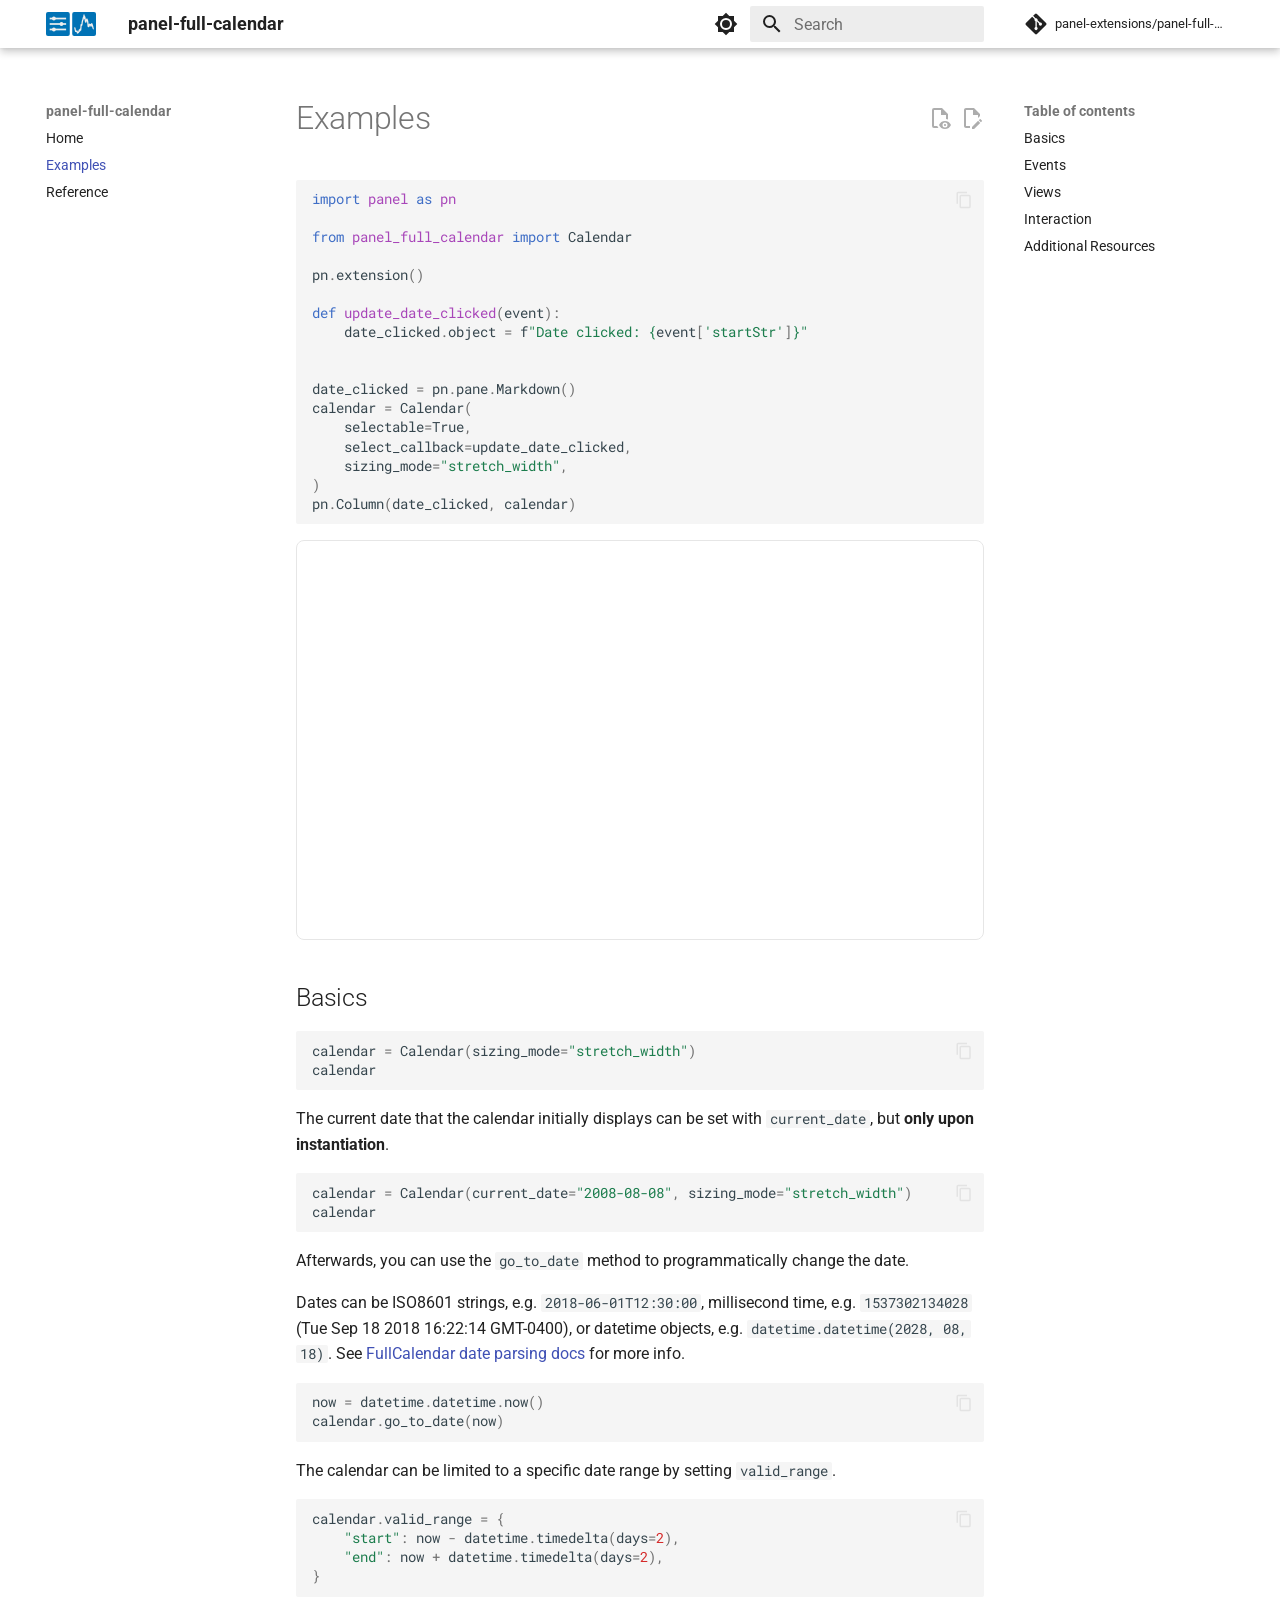
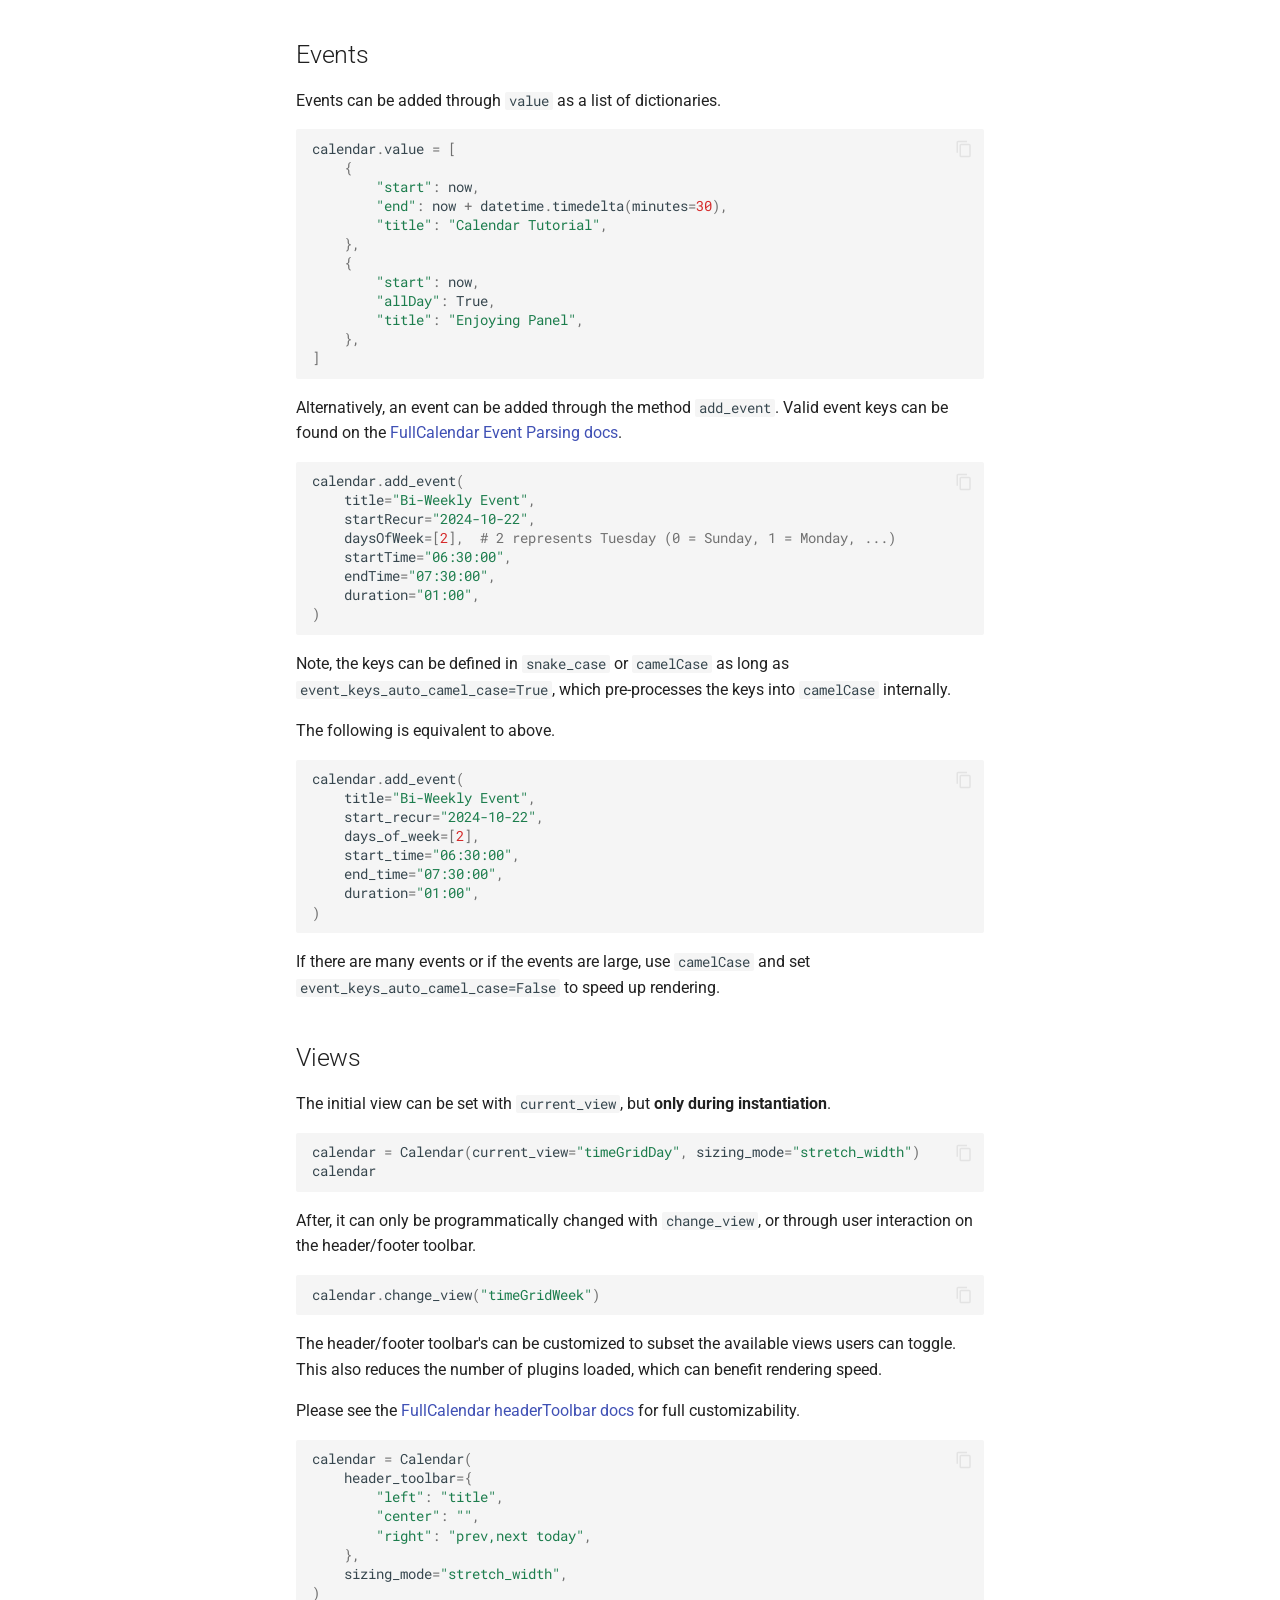
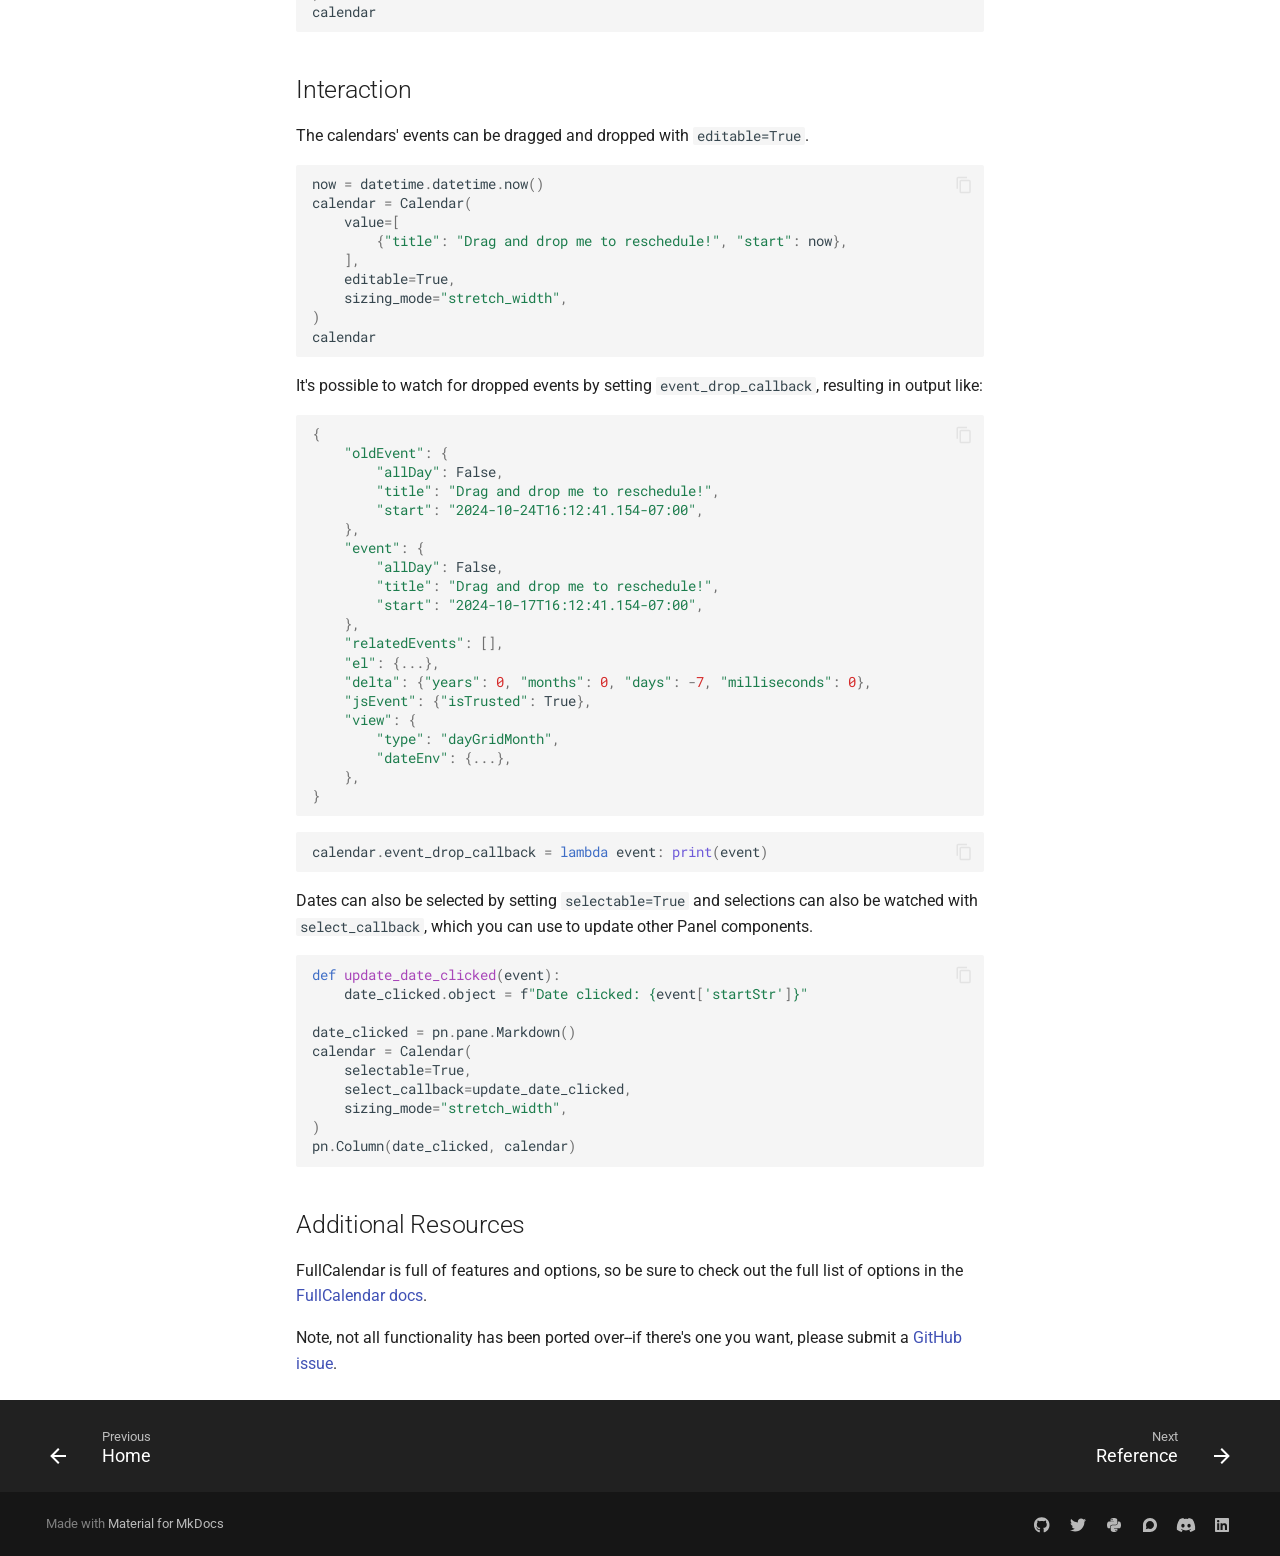
<file: docs/examples/index.html>
<!doctype html>
<html lang="en" class="no-js">
  <head>

      <meta charset="utf-8">
      <meta name="viewport" content="width=device-width,initial-scale=1">

        <meta name="description" content="Extends HoloViz Panel with FullCalendar capabilities">


        <meta name="author" content="Andrew">



        <link rel="prev" href="..">


        <link rel="next" href="../reference/panel_full_calendar/">


      <link rel="icon" href="../assets/images/favicon.png">
      <meta name="generator" content="mkdocs-1.6.1, mkdocs-material-9.5.49">



        <title>Examples - panel-full-calendar</title>



      <link rel="stylesheet" href="../assets/stylesheets/main.6f8fc17f.min.css">


        <link rel="stylesheet" href="../assets/stylesheets/palette.06af60db.min.css">












        <link rel="preconnect" href="https://fonts.gstatic.com" crossorigin>
        <link rel="stylesheet" href="https://fonts.googleapis.com/css?family=Roboto:300,300i,400,400i,700,700i%7CRoboto+Mono:400,400i,700,700i&display=fallback">
        <style>:root{--md-text-font:"Roboto";--md-code-font:"Roboto Mono"}</style>



      <link rel="stylesheet" href="../assets/_mkdocstrings.css">

    <script>__md_scope=new URL("..",location),__md_hash=e=>[...e].reduce(((e,_)=>(e<<5)-e+_.charCodeAt(0)),0),__md_get=(e,_=localStorage,t=__md_scope)=>JSON.parse(_.getItem(t.pathname+"."+e)),__md_set=(e,_,t=localStorage,a=__md_scope)=>{try{t.setItem(a.pathname+"."+e,JSON.stringify(_))}catch(e){}}</script>






  </head>









    <body dir="ltr" data-md-color-scheme="default" data-md-color-primary="white" data-md-color-accent="blue">


    <input class="md-toggle" data-md-toggle="drawer" type="checkbox" id="__drawer" autocomplete="off">
    <input class="md-toggle" data-md-toggle="search" type="checkbox" id="__search" autocomplete="off">
    <label class="md-overlay" for="__drawer"></label>
    <div data-md-component="skip">


        <a href="#examples" class="md-skip">
          Skip to content
        </a>

    </div>
    <div data-md-component="announce">

    </div>






<header class="md-header md-header--shadow" data-md-component="header">
  <nav class="md-header__inner md-grid" aria-label="Header">
    <a href=".." title="panel-full-calendar" class="md-header__button md-logo" aria-label="panel-full-calendar" data-md-component="logo">

  <img src="../assets/logo.svg" alt="logo">

    </a>
    <label class="md-header__button md-icon" for="__drawer">

      <svg xmlns="http://www.w3.org/2000/svg" viewBox="0 0 24 24"><path d="M3 6h18v2H3zm0 5h18v2H3zm0 5h18v2H3z"/></svg>
    </label>
    <div class="md-header__title" data-md-component="header-title">
      <div class="md-header__ellipsis">
        <div class="md-header__topic">
          <span class="md-ellipsis">
            panel-full-calendar
          </span>
        </div>
        <div class="md-header__topic" data-md-component="header-topic">
          <span class="md-ellipsis">

              Examples

          </span>
        </div>
      </div>
    </div>


        <form class="md-header__option" data-md-component="palette">




    <input class="md-option" data-md-color-media="(prefers-color-scheme: light)" data-md-color-scheme="default" data-md-color-primary="white" data-md-color-accent="blue"  aria-label="Switch to dark mode"  type="radio" name="__palette" id="__palette_0">

      <label class="md-header__button md-icon" title="Switch to dark mode" for="__palette_1" hidden>
        <svg xmlns="http://www.w3.org/2000/svg" viewBox="0 0 24 24"><path d="M12 8a4 4 0 0 0-4 4 4 4 0 0 0 4 4 4 4 0 0 0 4-4 4 4 0 0 0-4-4m0 10a6 6 0 0 1-6-6 6 6 0 0 1 6-6 6 6 0 0 1 6 6 6 6 0 0 1-6 6m8-9.31V4h-4.69L12 .69 8.69 4H4v4.69L.69 12 4 15.31V20h4.69L12 23.31 15.31 20H20v-4.69L23.31 12z"/></svg>
      </label>





    <input class="md-option" data-md-color-media="(prefers-color-scheme: dark)" data-md-color-scheme="slate" data-md-color-primary="black" data-md-color-accent="blue"  aria-label="Switch to light mode"  type="radio" name="__palette" id="__palette_1">

      <label class="md-header__button md-icon" title="Switch to light mode" for="__palette_0" hidden>
        <svg xmlns="http://www.w3.org/2000/svg" viewBox="0 0 24 24"><path d="M12 18c-.89 0-1.74-.2-2.5-.55C11.56 16.5 13 14.42 13 12s-1.44-4.5-3.5-5.45C10.26 6.2 11.11 6 12 6a6 6 0 0 1 6 6 6 6 0 0 1-6 6m8-9.31V4h-4.69L12 .69 8.69 4H4v4.69L.69 12 4 15.31V20h4.69L12 23.31 15.31 20H20v-4.69L23.31 12z"/></svg>
      </label>


</form>



      <script>var palette=__md_get("__palette");if(palette&&palette.color){if("(prefers-color-scheme)"===palette.color.media){var media=matchMedia("(prefers-color-scheme: light)"),input=document.querySelector(media.matches?"[data-md-color-media='(prefers-color-scheme: light)']":"[data-md-color-media='(prefers-color-scheme: dark)']");palette.color.media=input.getAttribute("data-md-color-media"),palette.color.scheme=input.getAttribute("data-md-color-scheme"),palette.color.primary=input.getAttribute("data-md-color-primary"),palette.color.accent=input.getAttribute("data-md-color-accent")}for(var[key,value]of Object.entries(palette.color))document.body.setAttribute("data-md-color-"+key,value)}</script>



      <label class="md-header__button md-icon" for="__search">

        <svg xmlns="http://www.w3.org/2000/svg" viewBox="0 0 24 24"><path d="M9.5 3A6.5 6.5 0 0 1 16 9.5c0 1.61-.59 3.09-1.56 4.23l.27.27h.79l5 5-1.5 1.5-5-5v-.79l-.27-.27A6.52 6.52 0 0 1 9.5 16 6.5 6.5 0 0 1 3 9.5 6.5 6.5 0 0 1 9.5 3m0 2C7 5 5 7 5 9.5S7 14 9.5 14 14 12 14 9.5 12 5 9.5 5"/></svg>
      </label>
      <div class="md-search" data-md-component="search" role="dialog">
  <label class="md-search__overlay" for="__search"></label>
  <div class="md-search__inner" role="search">
    <form class="md-search__form" name="search">
      <input type="text" class="md-search__input" name="query" aria-label="Search" placeholder="Search" autocapitalize="off" autocorrect="off" autocomplete="off" spellcheck="false" data-md-component="search-query" required>
      <label class="md-search__icon md-icon" for="__search">

        <svg xmlns="http://www.w3.org/2000/svg" viewBox="0 0 24 24"><path d="M9.5 3A6.5 6.5 0 0 1 16 9.5c0 1.61-.59 3.09-1.56 4.23l.27.27h.79l5 5-1.5 1.5-5-5v-.79l-.27-.27A6.52 6.52 0 0 1 9.5 16 6.5 6.5 0 0 1 3 9.5 6.5 6.5 0 0 1 9.5 3m0 2C7 5 5 7 5 9.5S7 14 9.5 14 14 12 14 9.5 12 5 9.5 5"/></svg>

        <svg xmlns="http://www.w3.org/2000/svg" viewBox="0 0 24 24"><path d="M20 11v2H8l5.5 5.5-1.42 1.42L4.16 12l7.92-7.92L13.5 5.5 8 11z"/></svg>
      </label>
      <nav class="md-search__options" aria-label="Search">

        <button type="reset" class="md-search__icon md-icon" title="Clear" aria-label="Clear" tabindex="-1">

          <svg xmlns="http://www.w3.org/2000/svg" viewBox="0 0 24 24"><path d="M19 6.41 17.59 5 12 10.59 6.41 5 5 6.41 10.59 12 5 17.59 6.41 19 12 13.41 17.59 19 19 17.59 13.41 12z"/></svg>
        </button>
      </nav>

        <div class="md-search__suggest" data-md-component="search-suggest"></div>

    </form>
    <div class="md-search__output">
      <div class="md-search__scrollwrap" tabindex="0" data-md-scrollfix>
        <div class="md-search-result" data-md-component="search-result">
          <div class="md-search-result__meta">
            Initializing search
          </div>
          <ol class="md-search-result__list" role="presentation"></ol>
        </div>
      </div>
    </div>
  </div>
</div>


      <div class="md-header__source">
        <a href="https://github.com/panel-extensions/panel-full-calendar" title="Go to repository" class="md-source" data-md-component="source">
  <div class="md-source__icon md-icon">

    <svg xmlns="http://www.w3.org/2000/svg" viewBox="0 0 448 512"><!--! Font Awesome Free 6.7.1 by @fontawesome - https://fontawesome.com License - https://fontawesome.com/license/free (Icons: CC BY 4.0, Fonts: SIL OFL 1.1, Code: MIT License) Copyright 2024 Fonticons, Inc.--><path d="M439.55 236.05 244 40.45a28.87 28.87 0 0 0-40.81 0l-40.66 40.63 51.52 51.52c27.06-9.14 52.68 16.77 43.39 43.68l49.66 49.66c34.23-11.8 61.18 31 35.47 56.69-26.49 26.49-70.21-2.87-56-37.34L240.22 199v121.85c25.3 12.54 22.26 41.85 9.08 55a34.34 34.34 0 0 1-48.55 0c-17.57-17.6-11.07-46.91 11.25-56v-123c-20.8-8.51-24.6-30.74-18.64-45L142.57 101 8.45 235.14a28.86 28.86 0 0 0 0 40.81l195.61 195.6a28.86 28.86 0 0 0 40.8 0l194.69-194.69a28.86 28.86 0 0 0 0-40.81"/></svg>
  </div>
  <div class="md-source__repository">
    panel-extensions/panel-full-calendar
  </div>
</a>
      </div>

  </nav>

</header>

    <div class="md-container" data-md-component="container">






      <main class="md-main" data-md-component="main">
        <div class="md-main__inner md-grid">



              <div class="md-sidebar md-sidebar--primary" data-md-component="sidebar" data-md-type="navigation" >
                <div class="md-sidebar__scrollwrap">
                  <div class="md-sidebar__inner">




<nav class="md-nav md-nav--primary" aria-label="Navigation" data-md-level="0">
  <label class="md-nav__title" for="__drawer">
    <a href=".." title="panel-full-calendar" class="md-nav__button md-logo" aria-label="panel-full-calendar" data-md-component="logo">

  <img src="../assets/logo.svg" alt="logo">

    </a>
    panel-full-calendar
  </label>

    <div class="md-nav__source">
      <a href="https://github.com/panel-extensions/panel-full-calendar" title="Go to repository" class="md-source" data-md-component="source">
  <div class="md-source__icon md-icon">

    <svg xmlns="http://www.w3.org/2000/svg" viewBox="0 0 448 512"><!--! Font Awesome Free 6.7.1 by @fontawesome - https://fontawesome.com License - https://fontawesome.com/license/free (Icons: CC BY 4.0, Fonts: SIL OFL 1.1, Code: MIT License) Copyright 2024 Fonticons, Inc.--><path d="M439.55 236.05 244 40.45a28.87 28.87 0 0 0-40.81 0l-40.66 40.63 51.52 51.52c27.06-9.14 52.68 16.77 43.39 43.68l49.66 49.66c34.23-11.8 61.18 31 35.47 56.69-26.49 26.49-70.21-2.87-56-37.34L240.22 199v121.85c25.3 12.54 22.26 41.85 9.08 55a34.34 34.34 0 0 1-48.55 0c-17.57-17.6-11.07-46.91 11.25-56v-123c-20.8-8.51-24.6-30.74-18.64-45L142.57 101 8.45 235.14a28.86 28.86 0 0 0 0 40.81l195.61 195.6a28.86 28.86 0 0 0 40.8 0l194.69-194.69a28.86 28.86 0 0 0 0-40.81"/></svg>
  </div>
  <div class="md-source__repository">
    panel-extensions/panel-full-calendar
  </div>
</a>
    </div>

  <ul class="md-nav__list" data-md-scrollfix>







    <li class="md-nav__item">
      <a href=".." class="md-nav__link">


  <span class="md-ellipsis">
    Home
  </span>


      </a>
    </li>











    <li class="md-nav__item md-nav__item--active">

      <input class="md-nav__toggle md-toggle" type="checkbox" id="__toc">





        <label class="md-nav__link md-nav__link--active" for="__toc">


  <span class="md-ellipsis">
    Examples
  </span>


          <span class="md-nav__icon md-icon"></span>
        </label>

      <a href="./" class="md-nav__link md-nav__link--active">


  <span class="md-ellipsis">
    Examples
  </span>


      </a>



<nav class="md-nav md-nav--secondary" aria-label="Table of contents">






    <label class="md-nav__title" for="__toc">
      <span class="md-nav__icon md-icon"></span>
      Table of contents
    </label>
    <ul class="md-nav__list" data-md-component="toc" data-md-scrollfix>

        <li class="md-nav__item">
  <a href="#basics" class="md-nav__link">
    <span class="md-ellipsis">
      Basics
    </span>
  </a>

</li>

        <li class="md-nav__item">
  <a href="#events" class="md-nav__link">
    <span class="md-ellipsis">
      Events
    </span>
  </a>

</li>

        <li class="md-nav__item">
  <a href="#views" class="md-nav__link">
    <span class="md-ellipsis">
      Views
    </span>
  </a>

</li>

        <li class="md-nav__item">
  <a href="#interaction" class="md-nav__link">
    <span class="md-ellipsis">
      Interaction
    </span>
  </a>

</li>

        <li class="md-nav__item">
  <a href="#additional-resources" class="md-nav__link">
    <span class="md-ellipsis">
      Additional Resources
    </span>
  </a>

</li>

    </ul>

</nav>

    </li>









    <li class="md-nav__item">
      <a href="../reference/panel_full_calendar/" class="md-nav__link">


  <span class="md-ellipsis">
    Reference
  </span>


      </a>
    </li>



  </ul>
</nav>
                  </div>
                </div>
              </div>



              <div class="md-sidebar md-sidebar--secondary" data-md-component="sidebar" data-md-type="toc" >
                <div class="md-sidebar__scrollwrap">
                  <div class="md-sidebar__inner">


<nav class="md-nav md-nav--secondary" aria-label="Table of contents">






    <label class="md-nav__title" for="__toc">
      <span class="md-nav__icon md-icon"></span>
      Table of contents
    </label>
    <ul class="md-nav__list" data-md-component="toc" data-md-scrollfix>

        <li class="md-nav__item">
  <a href="#basics" class="md-nav__link">
    <span class="md-ellipsis">
      Basics
    </span>
  </a>

</li>

        <li class="md-nav__item">
  <a href="#events" class="md-nav__link">
    <span class="md-ellipsis">
      Events
    </span>
  </a>

</li>

        <li class="md-nav__item">
  <a href="#views" class="md-nav__link">
    <span class="md-ellipsis">
      Views
    </span>
  </a>

</li>

        <li class="md-nav__item">
  <a href="#interaction" class="md-nav__link">
    <span class="md-ellipsis">
      Interaction
    </span>
  </a>

</li>

        <li class="md-nav__item">
  <a href="#additional-resources" class="md-nav__link">
    <span class="md-ellipsis">
      Additional Resources
    </span>
  </a>

</li>

    </ul>

</nav>
                  </div>
                </div>
              </div>



            <div class="md-content" data-md-component="content">
              <article class="md-content__inner md-typeset">




    <a href="https://github.com/panel-extensions/panel-full-calendar/edit/main/docs/examples.md" title="Edit this page" class="md-content__button md-icon">

      <svg xmlns="http://www.w3.org/2000/svg" viewBox="0 0 24 24"><path d="M10 20H6V4h7v5h5v3.1l2-2V8l-6-6H6c-1.1 0-2 .9-2 2v16c0 1.1.9 2 2 2h4zm10.2-7c.1 0 .3.1.4.2l1.3 1.3c.2.2.2.6 0 .8l-1 1-2.1-2.1 1-1c.1-.1.2-.2.4-.2m0 3.9L14.1 23H12v-2.1l6.1-6.1z"/></svg>
    </a>





    <a href="https://github.com/panel-extensions/panel-full-calendar/raw/main/docs/examples.md" title="View source of this page" class="md-content__button md-icon">

      <svg xmlns="http://www.w3.org/2000/svg" viewBox="0 0 24 24"><path d="M17 18c.56 0 1 .44 1 1s-.44 1-1 1-1-.44-1-1 .44-1 1-1m0-3c-2.73 0-5.06 1.66-6 4 .94 2.34 3.27 4 6 4s5.06-1.66 6-4c-.94-2.34-3.27-4-6-4m0 6.5a2.5 2.5 0 0 1-2.5-2.5 2.5 2.5 0 0 1 2.5-2.5 2.5 2.5 0 0 1 2.5 2.5 2.5 2.5 0 0 1-2.5 2.5M9.27 20H6V4h7v5h5v4.07c.7.08 1.36.25 2 .49V8l-6-6H6a2 2 0 0 0-2 2v16a2 2 0 0 0 2 2h4.5a8.2 8.2 0 0 1-1.23-2"/></svg>
    </a>



<h1 id="examples">Examples<a class="headerlink" href="#examples" title="Permanent link">&para;</a></h1>
<div class="highlight"><pre><span></span><code><a id="__codelineno-0-1" name="__codelineno-0-1" href="#__codelineno-0-1"></a><span class="kn">import</span> <span class="nn">panel</span> <span class="k">as</span> <span class="nn">pn</span>
<a id="__codelineno-0-2" name="__codelineno-0-2" href="#__codelineno-0-2"></a>
<a id="__codelineno-0-3" name="__codelineno-0-3" href="#__codelineno-0-3"></a><span class="kn">from</span> <span class="nn">panel_full_calendar</span> <span class="kn">import</span> <span class="n">Calendar</span>
<a id="__codelineno-0-4" name="__codelineno-0-4" href="#__codelineno-0-4"></a>
<a id="__codelineno-0-5" name="__codelineno-0-5" href="#__codelineno-0-5"></a><span class="n">pn</span><span class="o">.</span><span class="n">extension</span><span class="p">()</span>
<a id="__codelineno-0-6" name="__codelineno-0-6" href="#__codelineno-0-6"></a>
<a id="__codelineno-0-7" name="__codelineno-0-7" href="#__codelineno-0-7"></a><span class="k">def</span> <span class="nf">update_date_clicked</span><span class="p">(</span><span class="n">event</span><span class="p">):</span>
<a id="__codelineno-0-8" name="__codelineno-0-8" href="#__codelineno-0-8"></a>    <span class="n">date_clicked</span><span class="o">.</span><span class="n">object</span> <span class="o">=</span> <span class="sa">f</span><span class="s2">&quot;Date clicked: </span><span class="si">{</span><span class="n">event</span><span class="p">[</span><span class="s1">&#39;startStr&#39;</span><span class="p">]</span><span class="si">}</span><span class="s2">&quot;</span>
<a id="__codelineno-0-9" name="__codelineno-0-9" href="#__codelineno-0-9"></a>
<a id="__codelineno-0-10" name="__codelineno-0-10" href="#__codelineno-0-10"></a>
<a id="__codelineno-0-11" name="__codelineno-0-11" href="#__codelineno-0-11"></a><span class="n">date_clicked</span> <span class="o">=</span> <span class="n">pn</span><span class="o">.</span><span class="n">pane</span><span class="o">.</span><span class="n">Markdown</span><span class="p">()</span>
<a id="__codelineno-0-12" name="__codelineno-0-12" href="#__codelineno-0-12"></a><span class="n">calendar</span> <span class="o">=</span> <span class="n">Calendar</span><span class="p">(</span>
<a id="__codelineno-0-13" name="__codelineno-0-13" href="#__codelineno-0-13"></a>    <span class="n">selectable</span><span class="o">=</span><span class="kc">True</span><span class="p">,</span>
<a id="__codelineno-0-14" name="__codelineno-0-14" href="#__codelineno-0-14"></a>    <span class="n">select_callback</span><span class="o">=</span><span class="n">update_date_clicked</span><span class="p">,</span>
<a id="__codelineno-0-15" name="__codelineno-0-15" href="#__codelineno-0-15"></a>    <span class="n">sizing_mode</span><span class="o">=</span><span class="s2">&quot;stretch_width&quot;</span><span class="p">,</span>
<a id="__codelineno-0-16" name="__codelineno-0-16" href="#__codelineno-0-16"></a><span class="p">)</span>
<a id="__codelineno-0-17" name="__codelineno-0-17" href="#__codelineno-0-17"></a><span class="n">pn</span><span class="o">.</span><span class="n">Column</span><span class="p">(</span><span class="n">date_clicked</span><span class="p">,</span> <span class="n">calendar</span><span class="p">)</span>
</code></pre></div>
            <div style="width: 100%; height: 400px;">
                <iframe src="https://py.cafe/embed?apptype=panel&theme=light&linkToApp=false#c=H4sIAAuceGcC%[base64]%2BUMKTRwjcfGswt74w8Ry465vyNklfUSXMqqtw%2Fo1DPiwtI7luq3S%2B%2FqfKq5K%2B2vpo%2BlSG2spIgdkvWsO1vBOiqTJp8ZsvBs6yu7i4QqViwcQAb8GG7BLRcZxHit4NAYUHcHzDgMs%2FZAMKGmVMBF2zH2syrJLxepY9MdCqxZLpNKlbJFLaH2AzgcES61POOM45%2Bt%2BqpLE%2BQ9tGO7XEgIAAA%3D%3D" style="max-width: unset;width: calc(100%/1.0); height: calc(400px/1.0); transform-origin: top left; transform: scale(1.0); border: 1px solid #e6e6e6; border-radius: 8px;" allow="">
                </iframe>
            </div>
<h2 id="basics">Basics<a class="headerlink" href="#basics" title="Permanent link">&para;</a></h2>
<div class="highlight"><pre><span></span><code><a id="__codelineno-1-1" name="__codelineno-1-1" href="#__codelineno-1-1"></a><span class="n">calendar</span> <span class="o">=</span> <span class="n">Calendar</span><span class="p">(</span><span class="n">sizing_mode</span><span class="o">=</span><span class="s2">&quot;stretch_width&quot;</span><span class="p">)</span>
<a id="__codelineno-1-2" name="__codelineno-1-2" href="#__codelineno-1-2"></a><span class="n">calendar</span>
</code></pre></div>
<p>The current date that the calendar initially displays can be set with <code>current_date</code>, but <strong>only upon instantiation</strong>.</p>
<div class="highlight"><pre><span></span><code><a id="__codelineno-2-1" name="__codelineno-2-1" href="#__codelineno-2-1"></a><span class="n">calendar</span> <span class="o">=</span> <span class="n">Calendar</span><span class="p">(</span><span class="n">current_date</span><span class="o">=</span><span class="s2">&quot;2008-08-08&quot;</span><span class="p">,</span> <span class="n">sizing_mode</span><span class="o">=</span><span class="s2">&quot;stretch_width&quot;</span><span class="p">)</span>
<a id="__codelineno-2-2" name="__codelineno-2-2" href="#__codelineno-2-2"></a><span class="n">calendar</span>
</code></pre></div>
<p>Afterwards, you can use the <code>go_to_date</code> method to programmatically change the date.</p>
<p>Dates can be ISO8601 strings, e.g. <code>2018-06-01T12:30:00</code>, millisecond time, e.g. <code>1537302134028</code> (Tue Sep 18 2018 16:22:14 GMT-0400), or datetime objects, e.g. <code>datetime.datetime(2028, 08, 18)</code>. See <a href="https://fullcalendar.io/docs/date-parsing">FullCalendar date parsing docs</a> for more info.</p>
<div class="highlight"><pre><span></span><code><a id="__codelineno-3-1" name="__codelineno-3-1" href="#__codelineno-3-1"></a><span class="n">now</span> <span class="o">=</span> <span class="n">datetime</span><span class="o">.</span><span class="n">datetime</span><span class="o">.</span><span class="n">now</span><span class="p">()</span>
<a id="__codelineno-3-2" name="__codelineno-3-2" href="#__codelineno-3-2"></a><span class="n">calendar</span><span class="o">.</span><span class="n">go_to_date</span><span class="p">(</span><span class="n">now</span><span class="p">)</span>
</code></pre></div>
<p>The calendar can be limited to a specific date range by setting <code>valid_range</code>.</p>
<div class="highlight"><pre><span></span><code><a id="__codelineno-4-1" name="__codelineno-4-1" href="#__codelineno-4-1"></a><span class="n">calendar</span><span class="o">.</span><span class="n">valid_range</span> <span class="o">=</span> <span class="p">{</span>
<a id="__codelineno-4-2" name="__codelineno-4-2" href="#__codelineno-4-2"></a>    <span class="s2">&quot;start&quot;</span><span class="p">:</span> <span class="n">now</span> <span class="o">-</span> <span class="n">datetime</span><span class="o">.</span><span class="n">timedelta</span><span class="p">(</span><span class="n">days</span><span class="o">=</span><span class="mi">2</span><span class="p">),</span>
<a id="__codelineno-4-3" name="__codelineno-4-3" href="#__codelineno-4-3"></a>    <span class="s2">&quot;end&quot;</span><span class="p">:</span> <span class="n">now</span> <span class="o">+</span> <span class="n">datetime</span><span class="o">.</span><span class="n">timedelta</span><span class="p">(</span><span class="n">days</span><span class="o">=</span><span class="mi">2</span><span class="p">),</span>
<a id="__codelineno-4-4" name="__codelineno-4-4" href="#__codelineno-4-4"></a><span class="p">}</span>
</code></pre></div>
<h2 id="events">Events<a class="headerlink" href="#events" title="Permanent link">&para;</a></h2>
<p>Events can be added through <code>value</code> as a list of dictionaries.</p>
<div class="highlight"><pre><span></span><code><a id="__codelineno-5-1" name="__codelineno-5-1" href="#__codelineno-5-1"></a><span class="n">calendar</span><span class="o">.</span><span class="n">value</span> <span class="o">=</span> <span class="p">[</span>
<a id="__codelineno-5-2" name="__codelineno-5-2" href="#__codelineno-5-2"></a>    <span class="p">{</span>
<a id="__codelineno-5-3" name="__codelineno-5-3" href="#__codelineno-5-3"></a>        <span class="s2">&quot;start&quot;</span><span class="p">:</span> <span class="n">now</span><span class="p">,</span>
<a id="__codelineno-5-4" name="__codelineno-5-4" href="#__codelineno-5-4"></a>        <span class="s2">&quot;end&quot;</span><span class="p">:</span> <span class="n">now</span> <span class="o">+</span> <span class="n">datetime</span><span class="o">.</span><span class="n">timedelta</span><span class="p">(</span><span class="n">minutes</span><span class="o">=</span><span class="mi">30</span><span class="p">),</span>
<a id="__codelineno-5-5" name="__codelineno-5-5" href="#__codelineno-5-5"></a>        <span class="s2">&quot;title&quot;</span><span class="p">:</span> <span class="s2">&quot;Calendar Tutorial&quot;</span><span class="p">,</span>
<a id="__codelineno-5-6" name="__codelineno-5-6" href="#__codelineno-5-6"></a>    <span class="p">},</span>
<a id="__codelineno-5-7" name="__codelineno-5-7" href="#__codelineno-5-7"></a>    <span class="p">{</span>
<a id="__codelineno-5-8" name="__codelineno-5-8" href="#__codelineno-5-8"></a>        <span class="s2">&quot;start&quot;</span><span class="p">:</span> <span class="n">now</span><span class="p">,</span>
<a id="__codelineno-5-9" name="__codelineno-5-9" href="#__codelineno-5-9"></a>        <span class="s2">&quot;allDay&quot;</span><span class="p">:</span> <span class="kc">True</span><span class="p">,</span>
<a id="__codelineno-5-10" name="__codelineno-5-10" href="#__codelineno-5-10"></a>        <span class="s2">&quot;title&quot;</span><span class="p">:</span> <span class="s2">&quot;Enjoying Panel&quot;</span><span class="p">,</span>
<a id="__codelineno-5-11" name="__codelineno-5-11" href="#__codelineno-5-11"></a>    <span class="p">},</span>
<a id="__codelineno-5-12" name="__codelineno-5-12" href="#__codelineno-5-12"></a><span class="p">]</span>
</code></pre></div>
<p>Alternatively, an event can be added through the method <code>add_event</code>. Valid event keys can be found on the <a href="https://fullcalendar.io/docs/event-parsing">FullCalendar Event Parsing docs</a>.</p>
<div class="highlight"><pre><span></span><code><a id="__codelineno-6-1" name="__codelineno-6-1" href="#__codelineno-6-1"></a><span class="n">calendar</span><span class="o">.</span><span class="n">add_event</span><span class="p">(</span>
<a id="__codelineno-6-2" name="__codelineno-6-2" href="#__codelineno-6-2"></a>    <span class="n">title</span><span class="o">=</span><span class="s2">&quot;Bi-Weekly Event&quot;</span><span class="p">,</span>
<a id="__codelineno-6-3" name="__codelineno-6-3" href="#__codelineno-6-3"></a>    <span class="n">startRecur</span><span class="o">=</span><span class="s2">&quot;2024-10-22&quot;</span><span class="p">,</span>
<a id="__codelineno-6-4" name="__codelineno-6-4" href="#__codelineno-6-4"></a>    <span class="n">daysOfWeek</span><span class="o">=</span><span class="p">[</span><span class="mi">2</span><span class="p">],</span>  <span class="c1"># 2 represents Tuesday (0 = Sunday, 1 = Monday, ...)</span>
<a id="__codelineno-6-5" name="__codelineno-6-5" href="#__codelineno-6-5"></a>    <span class="n">startTime</span><span class="o">=</span><span class="s2">&quot;06:30:00&quot;</span><span class="p">,</span>
<a id="__codelineno-6-6" name="__codelineno-6-6" href="#__codelineno-6-6"></a>    <span class="n">endTime</span><span class="o">=</span><span class="s2">&quot;07:30:00&quot;</span><span class="p">,</span>
<a id="__codelineno-6-7" name="__codelineno-6-7" href="#__codelineno-6-7"></a>    <span class="n">duration</span><span class="o">=</span><span class="s2">&quot;01:00&quot;</span><span class="p">,</span>
<a id="__codelineno-6-8" name="__codelineno-6-8" href="#__codelineno-6-8"></a><span class="p">)</span>
</code></pre></div>
<p>Note, the keys can be defined in <code>snake_case</code> or <code>camelCase</code> as long as <code>event_keys_auto_camel_case=True</code>, which pre-processes the keys into <code>camelCase</code> internally.</p>
<p>The following is equivalent to above.</p>
<div class="highlight"><pre><span></span><code><a id="__codelineno-7-1" name="__codelineno-7-1" href="#__codelineno-7-1"></a><span class="n">calendar</span><span class="o">.</span><span class="n">add_event</span><span class="p">(</span>
<a id="__codelineno-7-2" name="__codelineno-7-2" href="#__codelineno-7-2"></a>    <span class="n">title</span><span class="o">=</span><span class="s2">&quot;Bi-Weekly Event&quot;</span><span class="p">,</span>
<a id="__codelineno-7-3" name="__codelineno-7-3" href="#__codelineno-7-3"></a>    <span class="n">start_recur</span><span class="o">=</span><span class="s2">&quot;2024-10-22&quot;</span><span class="p">,</span>
<a id="__codelineno-7-4" name="__codelineno-7-4" href="#__codelineno-7-4"></a>    <span class="n">days_of_week</span><span class="o">=</span><span class="p">[</span><span class="mi">2</span><span class="p">],</span>
<a id="__codelineno-7-5" name="__codelineno-7-5" href="#__codelineno-7-5"></a>    <span class="n">start_time</span><span class="o">=</span><span class="s2">&quot;06:30:00&quot;</span><span class="p">,</span>
<a id="__codelineno-7-6" name="__codelineno-7-6" href="#__codelineno-7-6"></a>    <span class="n">end_time</span><span class="o">=</span><span class="s2">&quot;07:30:00&quot;</span><span class="p">,</span>
<a id="__codelineno-7-7" name="__codelineno-7-7" href="#__codelineno-7-7"></a>    <span class="n">duration</span><span class="o">=</span><span class="s2">&quot;01:00&quot;</span><span class="p">,</span>
<a id="__codelineno-7-8" name="__codelineno-7-8" href="#__codelineno-7-8"></a><span class="p">)</span>
</code></pre></div>
<p>If there are many events or if the events are large, use <code>camelCase</code> and set <code>event_keys_auto_camel_case=False</code> to speed up rendering.</p>
<h2 id="views">Views<a class="headerlink" href="#views" title="Permanent link">&para;</a></h2>
<p>The initial view can be set with <code>current_view</code>, but <strong>only during instantiation</strong>.</p>
<div class="highlight"><pre><span></span><code><a id="__codelineno-8-1" name="__codelineno-8-1" href="#__codelineno-8-1"></a><span class="n">calendar</span> <span class="o">=</span> <span class="n">Calendar</span><span class="p">(</span><span class="n">current_view</span><span class="o">=</span><span class="s2">&quot;timeGridDay&quot;</span><span class="p">,</span> <span class="n">sizing_mode</span><span class="o">=</span><span class="s2">&quot;stretch_width&quot;</span><span class="p">)</span>
<a id="__codelineno-8-2" name="__codelineno-8-2" href="#__codelineno-8-2"></a><span class="n">calendar</span>
</code></pre></div>
<p>After, it can only be programmatically changed with <code>change_view</code>, or through user interaction on the header/footer toolbar.</p>
<div class="highlight"><pre><span></span><code><a id="__codelineno-9-1" name="__codelineno-9-1" href="#__codelineno-9-1"></a><span class="n">calendar</span><span class="o">.</span><span class="n">change_view</span><span class="p">(</span><span class="s2">&quot;timeGridWeek&quot;</span><span class="p">)</span>
</code></pre></div>
<p>The header/footer toolbar's can be customized to subset the available views users can toggle. This also reduces the number of plugins loaded, which can benefit rendering speed.</p>
<p>Please see the <a href="https://fullcalendar.io/docs/headerToolbar">FullCalendar headerToolbar docs</a> for full customizability.</p>
<div class="highlight"><pre><span></span><code><a id="__codelineno-10-1" name="__codelineno-10-1" href="#__codelineno-10-1"></a><span class="n">calendar</span> <span class="o">=</span> <span class="n">Calendar</span><span class="p">(</span>
<a id="__codelineno-10-2" name="__codelineno-10-2" href="#__codelineno-10-2"></a>    <span class="n">header_toolbar</span><span class="o">=</span><span class="p">{</span>
<a id="__codelineno-10-3" name="__codelineno-10-3" href="#__codelineno-10-3"></a>        <span class="s2">&quot;left&quot;</span><span class="p">:</span> <span class="s2">&quot;title&quot;</span><span class="p">,</span>
<a id="__codelineno-10-4" name="__codelineno-10-4" href="#__codelineno-10-4"></a>        <span class="s2">&quot;center&quot;</span><span class="p">:</span> <span class="s2">&quot;&quot;</span><span class="p">,</span>
<a id="__codelineno-10-5" name="__codelineno-10-5" href="#__codelineno-10-5"></a>        <span class="s2">&quot;right&quot;</span><span class="p">:</span> <span class="s2">&quot;prev,next today&quot;</span><span class="p">,</span>
<a id="__codelineno-10-6" name="__codelineno-10-6" href="#__codelineno-10-6"></a>    <span class="p">},</span>
<a id="__codelineno-10-7" name="__codelineno-10-7" href="#__codelineno-10-7"></a>    <span class="n">sizing_mode</span><span class="o">=</span><span class="s2">&quot;stretch_width&quot;</span><span class="p">,</span>
<a id="__codelineno-10-8" name="__codelineno-10-8" href="#__codelineno-10-8"></a><span class="p">)</span>
<a id="__codelineno-10-9" name="__codelineno-10-9" href="#__codelineno-10-9"></a><span class="n">calendar</span>
</code></pre></div>
<h2 id="interaction">Interaction<a class="headerlink" href="#interaction" title="Permanent link">&para;</a></h2>
<p>The calendars' events can be dragged and dropped with <code>editable=True</code>.</p>
<div class="highlight"><pre><span></span><code><a id="__codelineno-11-1" name="__codelineno-11-1" href="#__codelineno-11-1"></a><span class="n">now</span> <span class="o">=</span> <span class="n">datetime</span><span class="o">.</span><span class="n">datetime</span><span class="o">.</span><span class="n">now</span><span class="p">()</span>
<a id="__codelineno-11-2" name="__codelineno-11-2" href="#__codelineno-11-2"></a><span class="n">calendar</span> <span class="o">=</span> <span class="n">Calendar</span><span class="p">(</span>
<a id="__codelineno-11-3" name="__codelineno-11-3" href="#__codelineno-11-3"></a>    <span class="n">value</span><span class="o">=</span><span class="p">[</span>
<a id="__codelineno-11-4" name="__codelineno-11-4" href="#__codelineno-11-4"></a>        <span class="p">{</span><span class="s2">&quot;title&quot;</span><span class="p">:</span> <span class="s2">&quot;Drag and drop me to reschedule!&quot;</span><span class="p">,</span> <span class="s2">&quot;start&quot;</span><span class="p">:</span> <span class="n">now</span><span class="p">},</span>
<a id="__codelineno-11-5" name="__codelineno-11-5" href="#__codelineno-11-5"></a>    <span class="p">],</span>
<a id="__codelineno-11-6" name="__codelineno-11-6" href="#__codelineno-11-6"></a>    <span class="n">editable</span><span class="o">=</span><span class="kc">True</span><span class="p">,</span>
<a id="__codelineno-11-7" name="__codelineno-11-7" href="#__codelineno-11-7"></a>    <span class="n">sizing_mode</span><span class="o">=</span><span class="s2">&quot;stretch_width&quot;</span><span class="p">,</span>
<a id="__codelineno-11-8" name="__codelineno-11-8" href="#__codelineno-11-8"></a><span class="p">)</span>
<a id="__codelineno-11-9" name="__codelineno-11-9" href="#__codelineno-11-9"></a><span class="n">calendar</span>
</code></pre></div>
<p>It's possible to watch for dropped events by setting <code>event_drop_callback</code>, resulting in output like:</p>
<div class="highlight"><pre><span></span><code><a id="__codelineno-12-1" name="__codelineno-12-1" href="#__codelineno-12-1"></a><span class="p">{</span>
<a id="__codelineno-12-2" name="__codelineno-12-2" href="#__codelineno-12-2"></a>    <span class="s2">&quot;oldEvent&quot;</span><span class="p">:</span> <span class="p">{</span>
<a id="__codelineno-12-3" name="__codelineno-12-3" href="#__codelineno-12-3"></a>        <span class="s2">&quot;allDay&quot;</span><span class="p">:</span> <span class="kc">False</span><span class="p">,</span>
<a id="__codelineno-12-4" name="__codelineno-12-4" href="#__codelineno-12-4"></a>        <span class="s2">&quot;title&quot;</span><span class="p">:</span> <span class="s2">&quot;Drag and drop me to reschedule!&quot;</span><span class="p">,</span>
<a id="__codelineno-12-5" name="__codelineno-12-5" href="#__codelineno-12-5"></a>        <span class="s2">&quot;start&quot;</span><span class="p">:</span> <span class="s2">&quot;2024-10-24T16:12:41.154-07:00&quot;</span><span class="p">,</span>
<a id="__codelineno-12-6" name="__codelineno-12-6" href="#__codelineno-12-6"></a>    <span class="p">},</span>
<a id="__codelineno-12-7" name="__codelineno-12-7" href="#__codelineno-12-7"></a>    <span class="s2">&quot;event&quot;</span><span class="p">:</span> <span class="p">{</span>
<a id="__codelineno-12-8" name="__codelineno-12-8" href="#__codelineno-12-8"></a>        <span class="s2">&quot;allDay&quot;</span><span class="p">:</span> <span class="kc">False</span><span class="p">,</span>
<a id="__codelineno-12-9" name="__codelineno-12-9" href="#__codelineno-12-9"></a>        <span class="s2">&quot;title&quot;</span><span class="p">:</span> <span class="s2">&quot;Drag and drop me to reschedule!&quot;</span><span class="p">,</span>
<a id="__codelineno-12-10" name="__codelineno-12-10" href="#__codelineno-12-10"></a>        <span class="s2">&quot;start&quot;</span><span class="p">:</span> <span class="s2">&quot;2024-10-17T16:12:41.154-07:00&quot;</span><span class="p">,</span>
<a id="__codelineno-12-11" name="__codelineno-12-11" href="#__codelineno-12-11"></a>    <span class="p">},</span>
<a id="__codelineno-12-12" name="__codelineno-12-12" href="#__codelineno-12-12"></a>    <span class="s2">&quot;relatedEvents&quot;</span><span class="p">:</span> <span class="p">[],</span>
<a id="__codelineno-12-13" name="__codelineno-12-13" href="#__codelineno-12-13"></a>    <span class="s2">&quot;el&quot;</span><span class="p">:</span> <span class="p">{</span><span class="o">...</span><span class="p">},</span>
<a id="__codelineno-12-14" name="__codelineno-12-14" href="#__codelineno-12-14"></a>    <span class="s2">&quot;delta&quot;</span><span class="p">:</span> <span class="p">{</span><span class="s2">&quot;years&quot;</span><span class="p">:</span> <span class="mi">0</span><span class="p">,</span> <span class="s2">&quot;months&quot;</span><span class="p">:</span> <span class="mi">0</span><span class="p">,</span> <span class="s2">&quot;days&quot;</span><span class="p">:</span> <span class="o">-</span><span class="mi">7</span><span class="p">,</span> <span class="s2">&quot;milliseconds&quot;</span><span class="p">:</span> <span class="mi">0</span><span class="p">},</span>
<a id="__codelineno-12-15" name="__codelineno-12-15" href="#__codelineno-12-15"></a>    <span class="s2">&quot;jsEvent&quot;</span><span class="p">:</span> <span class="p">{</span><span class="s2">&quot;isTrusted&quot;</span><span class="p">:</span> <span class="kc">True</span><span class="p">},</span>
<a id="__codelineno-12-16" name="__codelineno-12-16" href="#__codelineno-12-16"></a>    <span class="s2">&quot;view&quot;</span><span class="p">:</span> <span class="p">{</span>
<a id="__codelineno-12-17" name="__codelineno-12-17" href="#__codelineno-12-17"></a>        <span class="s2">&quot;type&quot;</span><span class="p">:</span> <span class="s2">&quot;dayGridMonth&quot;</span><span class="p">,</span>
<a id="__codelineno-12-18" name="__codelineno-12-18" href="#__codelineno-12-18"></a>        <span class="s2">&quot;dateEnv&quot;</span><span class="p">:</span> <span class="p">{</span><span class="o">...</span><span class="p">},</span>
<a id="__codelineno-12-19" name="__codelineno-12-19" href="#__codelineno-12-19"></a>    <span class="p">},</span>
<a id="__codelineno-12-20" name="__codelineno-12-20" href="#__codelineno-12-20"></a><span class="p">}</span>
</code></pre></div>
<div class="highlight"><pre><span></span><code><a id="__codelineno-13-1" name="__codelineno-13-1" href="#__codelineno-13-1"></a><span class="n">calendar</span><span class="o">.</span><span class="n">event_drop_callback</span> <span class="o">=</span> <span class="k">lambda</span> <span class="n">event</span><span class="p">:</span> <span class="nb">print</span><span class="p">(</span><span class="n">event</span><span class="p">)</span>
</code></pre></div>
<p>Dates can also be selected by setting <code>selectable=True</code> and selections can also be watched with <code>select_callback</code>, which you can use to update other Panel components.</p>
<div class="highlight"><pre><span></span><code><a id="__codelineno-14-1" name="__codelineno-14-1" href="#__codelineno-14-1"></a><span class="k">def</span> <span class="nf">update_date_clicked</span><span class="p">(</span><span class="n">event</span><span class="p">):</span>
<a id="__codelineno-14-2" name="__codelineno-14-2" href="#__codelineno-14-2"></a>    <span class="n">date_clicked</span><span class="o">.</span><span class="n">object</span> <span class="o">=</span> <span class="sa">f</span><span class="s2">&quot;Date clicked: </span><span class="si">{</span><span class="n">event</span><span class="p">[</span><span class="s1">&#39;startStr&#39;</span><span class="p">]</span><span class="si">}</span><span class="s2">&quot;</span>
<a id="__codelineno-14-3" name="__codelineno-14-3" href="#__codelineno-14-3"></a>
<a id="__codelineno-14-4" name="__codelineno-14-4" href="#__codelineno-14-4"></a><span class="n">date_clicked</span> <span class="o">=</span> <span class="n">pn</span><span class="o">.</span><span class="n">pane</span><span class="o">.</span><span class="n">Markdown</span><span class="p">()</span>
<a id="__codelineno-14-5" name="__codelineno-14-5" href="#__codelineno-14-5"></a><span class="n">calendar</span> <span class="o">=</span> <span class="n">Calendar</span><span class="p">(</span>
<a id="__codelineno-14-6" name="__codelineno-14-6" href="#__codelineno-14-6"></a>    <span class="n">selectable</span><span class="o">=</span><span class="kc">True</span><span class="p">,</span>
<a id="__codelineno-14-7" name="__codelineno-14-7" href="#__codelineno-14-7"></a>    <span class="n">select_callback</span><span class="o">=</span><span class="n">update_date_clicked</span><span class="p">,</span>
<a id="__codelineno-14-8" name="__codelineno-14-8" href="#__codelineno-14-8"></a>    <span class="n">sizing_mode</span><span class="o">=</span><span class="s2">&quot;stretch_width&quot;</span><span class="p">,</span>
<a id="__codelineno-14-9" name="__codelineno-14-9" href="#__codelineno-14-9"></a><span class="p">)</span>
<a id="__codelineno-14-10" name="__codelineno-14-10" href="#__codelineno-14-10"></a><span class="n">pn</span><span class="o">.</span><span class="n">Column</span><span class="p">(</span><span class="n">date_clicked</span><span class="p">,</span> <span class="n">calendar</span><span class="p">)</span>
</code></pre></div>
<h2 id="additional-resources">Additional Resources<a class="headerlink" href="#additional-resources" title="Permanent link">&para;</a></h2>
<p>FullCalendar is full of features and options, so be sure to check out the full list of options in the <a href="https://fullcalendar.io/docs">FullCalendar docs</a>.</p>
<p>Note, not all functionality has been ported over--if there's one you want, please submit a <a href="https://github.com/panel-extensions/panel_full_calendar/issues/new/choose">GitHub issue</a>.</p>













              </article>
            </div>


<script>var target=document.getElementById(location.hash.slice(1));target&&target.name&&(target.checked=target.name.startsWith("__tabbed_"))</script>
        </div>

          <button type="button" class="md-top md-icon" data-md-component="top" hidden>

  <svg xmlns="http://www.w3.org/2000/svg" viewBox="0 0 24 24"><path d="M13 20h-2V8l-5.5 5.5-1.42-1.42L12 4.16l7.92 7.92-1.42 1.42L13 8z"/></svg>
  Back to top
</button>

      </main>

        <footer class="md-footer">



      <nav class="md-footer__inner md-grid" aria-label="Footer" >


          <a href=".." class="md-footer__link md-footer__link--prev" aria-label="Previous: Home">
            <div class="md-footer__button md-icon">

              <svg xmlns="http://www.w3.org/2000/svg" viewBox="0 0 24 24"><path d="M20 11v2H8l5.5 5.5-1.42 1.42L4.16 12l7.92-7.92L13.5 5.5 8 11z"/></svg>
            </div>
            <div class="md-footer__title">
              <span class="md-footer__direction">
                Previous
              </span>
              <div class="md-ellipsis">
                Home
              </div>
            </div>
          </a>



          <a href="../reference/panel_full_calendar/" class="md-footer__link md-footer__link--next" aria-label="Next: Reference">
            <div class="md-footer__title">
              <span class="md-footer__direction">
                Next
              </span>
              <div class="md-ellipsis">
                Reference
              </div>
            </div>
            <div class="md-footer__button md-icon">

              <svg xmlns="http://www.w3.org/2000/svg" viewBox="0 0 24 24"><path d="M4 11v2h12l-5.5 5.5 1.42 1.42L19.84 12l-7.92-7.92L10.5 5.5 16 11z"/></svg>
            </div>
          </a>

      </nav>


  <div class="md-footer-meta md-typeset">
    <div class="md-footer-meta__inner md-grid">
      <div class="md-copyright">


    Made with
    <a href="https://squidfunk.github.io/mkdocs-material/" target="_blank" rel="noopener">
      Material for MkDocs
    </a>

</div>

        <div class="md-social">








    <a href="https://github.com/panel-extensions" target="_blank" rel="noopener" title="github.com" class="md-social__link">
      <svg xmlns="http://www.w3.org/2000/svg" viewBox="0 0 496 512"><!--! Font Awesome Free 6.7.1 by @fontawesome - https://fontawesome.com License - https://fontawesome.com/license/free (Icons: CC BY 4.0, Fonts: SIL OFL 1.1, Code: MIT License) Copyright 2024 Fonticons, Inc.--><path d="M165.9 397.4c0 2-2.3 3.6-5.2 3.6-3.3.3-5.6-1.3-5.6-3.6 0-2 2.3-3.6 5.2-3.6 3-.3 5.6 1.3 5.6 3.6m-31.1-4.5c-.7 2 1.3 4.3 4.3 4.9 2.6 1 5.6 0 6.2-2s-1.3-4.3-4.3-5.2c-2.6-.7-5.5.3-6.2 2.3m44.2-1.7c-2.9.7-4.9 2.6-4.6 4.9.3 2 2.9 3.3 5.9 2.6 2.9-.7 4.9-2.6 4.6-4.6-.3-1.9-3-3.2-5.9-2.9M244.8 8C106.1 8 0 113.3 0 252c0 110.9 69.8 205.8 169.5 239.2 12.8 2.3 17.3-5.6 17.3-12.1 0-6.2-.3-40.4-.3-61.4 0 0-70 15-84.7-29.8 0 0-11.4-29.1-27.8-36.6 0 0-22.9-15.7 1.6-15.4 0 0 24.9 2 38.6 25.8 21.9 38.6 58.6 27.5 72.9 20.9 2.3-16 8.8-27.1 16-33.7-55.9-6.2-112.3-14.3-112.3-110.5 0-27.5 7.6-41.3 23.6-58.9-2.6-6.5-11.1-33.3 2.6-67.9 20.9-6.5 69 27 69 27 20-5.6 41.5-8.5 62.8-8.5s42.8 2.9 62.8 8.5c0 0 48.1-33.6 69-27 13.7 34.7 5.2 61.4 2.6 67.9 16 17.7 25.8 31.5 25.8 58.9 0 96.5-58.9 104.2-114.8 110.5 9.2 7.9 17 22.9 17 46.4 0 33.7-.3 75.4-.3 83.6 0 6.5 4.6 14.4 17.3 12.1C428.2 457.8 496 362.9 496 252 496 113.3 383.5 8 244.8 8M97.2 352.9c-1.3 1-1 3.3.7 5.2 1.6 1.6 3.9 2.3 5.2 1 1.3-1 1-3.3-.7-5.2-1.6-1.6-3.9-2.3-5.2-1m-10.8-8.1c-.7 1.3.3 2.9 2.3 3.9 1.6 1 3.6.7 4.3-.7.7-1.3-.3-2.9-2.3-3.9-2-.6-3.6-.3-4.3.7m32.4 35.6c-1.6 1.3-1 4.3 1.3 6.2 2.3 2.3 5.2 2.6 6.5 1 1.3-1.3.7-4.3-1.3-6.2-2.2-2.3-5.2-2.6-6.5-1m-11.4-14.7c-1.6 1-1.6 3.6 0 5.9s4.3 3.3 5.6 2.3c1.6-1.3 1.6-3.9 0-6.2-1.4-2.3-4-3.3-5.6-2"/></svg>
    </a>








    <a href="https://twitter.com/panel_org" target="_blank" rel="noopener" title="twitter.com" class="md-social__link">
      <svg xmlns="http://www.w3.org/2000/svg" viewBox="0 0 512 512"><!--! Font Awesome Free 6.7.1 by @fontawesome - https://fontawesome.com License - https://fontawesome.com/license/free (Icons: CC BY 4.0, Fonts: SIL OFL 1.1, Code: MIT License) Copyright 2024 Fonticons, Inc.--><path d="M459.37 151.716c.325 4.548.325 9.097.325 13.645 0 138.72-105.583 298.558-298.558 298.558-59.452 0-114.68-17.219-161.137-47.106 8.447.974 16.568 1.299 25.34 1.299 49.055 0 94.213-16.568 130.274-44.832-46.132-.975-84.792-31.188-98.112-72.772 6.498.974 12.995 1.624 19.818 1.624 9.421 0 18.843-1.3 27.614-3.573-48.081-9.747-84.143-51.98-84.143-102.985v-1.299c13.969 7.797 30.214 12.67 47.431 13.319-28.264-18.843-46.781-51.005-46.781-87.391 0-19.492 5.197-37.36 14.294-52.954 51.655 63.675 129.3 105.258 216.365 109.807-1.624-7.797-2.599-15.918-2.599-24.04 0-57.828 46.782-104.934 104.934-104.934 30.213 0 57.502 12.67 76.67 33.137 23.715-4.548 46.456-13.32 66.599-25.34-7.798 24.366-24.366 44.833-46.132 57.827 21.117-2.273 41.584-8.122 60.426-16.243-14.292 20.791-32.161 39.308-52.628 54.253"/></svg>
    </a>








    <a href="https://pypi.org/project/panel-full-calendar" target="_blank" rel="noopener" title="pypi.org" class="md-social__link">
      <svg xmlns="http://www.w3.org/2000/svg" viewBox="0 0 448 512"><!--! Font Awesome Free 6.7.1 by @fontawesome - https://fontawesome.com License - https://fontawesome.com/license/free (Icons: CC BY 4.0, Fonts: SIL OFL 1.1, Code: MIT License) Copyright 2024 Fonticons, Inc.--><path d="M439.8 200.5c-7.7-30.9-22.3-54.2-53.4-54.2h-40.1v47.4c0 36.8-31.2 67.8-66.8 67.8H172.7c-29.2 0-53.4 25-53.4 54.3v101.8c0 29 25.2 46 53.4 54.3 33.8 9.9 66.3 11.7 106.8 0 26.9-7.8 53.4-23.5 53.4-54.3v-40.7H226.2v-13.6h160.2c31.1 0 42.6-21.7 53.4-54.2 11.2-33.5 10.7-65.7 0-108.6M286.2 404c11.1 0 20.1 9.1 20.1 20.3 0 11.3-9 20.4-20.1 20.4-11 0-20.1-9.2-20.1-20.4.1-11.3 9.1-20.3 20.1-20.3M167.8 248.1h106.8c29.7 0 53.4-24.5 53.4-54.3V91.9c0-29-24.4-50.7-53.4-55.6-35.8-5.9-74.7-5.6-106.8.1-45.2 8-53.4 24.7-53.4 55.6v40.7h106.9v13.6h-147c-31.1 0-58.3 18.7-66.8 54.2-9.8 40.7-10.2 66.1 0 108.6 7.6 31.6 25.7 54.2 56.8 54.2H101v-48.8c0-35.3 30.5-66.4 66.8-66.4m-6.7-142.6c-11.1 0-20.1-9.1-20.1-20.3.1-11.3 9-20.4 20.1-20.4 11 0 20.1 9.2 20.1 20.4s-9 20.3-20.1 20.3"/></svg>
    </a>








    <a href="https://discourse.holoviz.org/" target="_blank" rel="noopener" title="discourse.holoviz.org" class="md-social__link">
      <svg xmlns="http://www.w3.org/2000/svg" viewBox="0 0 448 512"><!--! Font Awesome Free 6.7.1 by @fontawesome - https://fontawesome.com License - https://fontawesome.com/license/free (Icons: CC BY 4.0, Fonts: SIL OFL 1.1, Code: MIT License) Copyright 2024 Fonticons, Inc.--><path d="M225.9 32C103.3 32 0 130.5 0 252.1 0 256 .1 480 .1 480l225.8-.2c122.7 0 222.1-102.3 222.1-223.9S348.6 32 225.9 32M224 384c-19.4 0-37.9-4.3-54.4-12.1L88.5 392l22.9-75c-9.8-18.1-15.4-38.9-15.4-61 0-70.7 57.3-128 128-128s128 57.3 128 128-57.3 128-128 128"/></svg>
    </a>








    <a href="https://discord.com/invite/rb6gPXbdAr" target="_blank" rel="noopener" title="discord.com" class="md-social__link">
      <svg xmlns="http://www.w3.org/2000/svg" viewBox="0 0 640 512"><!--! Font Awesome Free 6.7.1 by @fontawesome - https://fontawesome.com License - https://fontawesome.com/license/free (Icons: CC BY 4.0, Fonts: SIL OFL 1.1, Code: MIT License) Copyright 2024 Fonticons, Inc.--><path d="M524.531 69.836a1.5 1.5 0 0 0-.764-.7A485 485 0 0 0 404.081 32.03a1.82 1.82 0 0 0-1.923.91 338 338 0 0 0-14.9 30.6 447.9 447.9 0 0 0-134.426 0 310 310 0 0 0-15.135-30.6 1.89 1.89 0 0 0-1.924-.91 483.7 483.7 0 0 0-119.688 37.107 1.7 1.7 0 0 0-.788.676C39.068 183.651 18.186 294.69 28.43 404.354a2.02 2.02 0 0 0 .765 1.375 487.7 487.7 0 0 0 146.825 74.189 1.9 1.9 0 0 0 2.063-.676A348 348 0 0 0 208.12 430.4a1.86 1.86 0 0 0-1.019-2.588 321 321 0 0 1-45.868-21.853 1.885 1.885 0 0 1-.185-3.126 251 251 0 0 0 9.109-7.137 1.82 1.82 0 0 1 1.9-.256c96.229 43.917 200.41 43.917 295.5 0a1.81 1.81 0 0 1 1.924.233 235 235 0 0 0 9.132 7.16 1.884 1.884 0 0 1-.162 3.126 301.4 301.4 0 0 1-45.89 21.83 1.875 1.875 0 0 0-1 2.611 391 391 0 0 0 30.014 48.815 1.86 1.86 0 0 0 2.063.7A486 486 0 0 0 610.7 405.729a1.88 1.88 0 0 0 .765-1.352c12.264-126.783-20.532-236.912-86.934-334.541M222.491 337.58c-28.972 0-52.844-26.587-52.844-59.239s23.409-59.241 52.844-59.241c29.665 0 53.306 26.82 52.843 59.239 0 32.654-23.41 59.241-52.843 59.241m195.38 0c-28.971 0-52.843-26.587-52.843-59.239s23.409-59.241 52.843-59.241c29.667 0 53.307 26.82 52.844 59.239 0 32.654-23.177 59.241-52.844 59.241"/></svg>
    </a>








    <a href="https://www.linkedin.com/company/panel-org" target="_blank" rel="noopener" title="www.linkedin.com" class="md-social__link">
      <svg xmlns="http://www.w3.org/2000/svg" viewBox="0 0 448 512"><!--! Font Awesome Free 6.7.1 by @fontawesome - https://fontawesome.com License - https://fontawesome.com/license/free (Icons: CC BY 4.0, Fonts: SIL OFL 1.1, Code: MIT License) Copyright 2024 Fonticons, Inc.--><path d="M416 32H31.9C14.3 32 0 46.5 0 64.3v383.4C0 465.5 14.3 480 31.9 480H416c17.6 0 32-14.5 32-32.3V64.3c0-17.8-14.4-32.3-32-32.3M135.4 416H69V202.2h66.5V416zm-33.2-243c-21.3 0-38.5-17.3-38.5-38.5S80.9 96 102.2 96c21.2 0 38.5 17.3 38.5 38.5 0 21.3-17.2 38.5-38.5 38.5m282.1 243h-66.4V312c0-24.8-.5-56.7-34.5-56.7-34.6 0-39.9 27-39.9 54.9V416h-66.4V202.2h63.7v29.2h.9c8.9-16.8 30.6-34.5 62.9-34.5 67.2 0 79.7 44.3 79.7 101.9z"/></svg>
    </a>

</div>

    </div>
  </div>
</footer>

    </div>
    <div class="md-dialog" data-md-component="dialog">
      <div class="md-dialog__inner md-typeset"></div>
    </div>


    <script id="__config" type="application/json">{"base": "..", "features": ["announce.dismiss", "content.action.edit", "content.action.view", "content.code.annotate", "content.code.copy", "content.tooltips", "navigation.footer", "navigation.indexes", "navigation.sections", "navigation.top", "search.highlight", "search.suggest", "toc.follow"], "search": "../assets/javascripts/workers/search.6ce7567c.min.js", "translations": {"clipboard.copied": "Copied to clipboard", "clipboard.copy": "Copy to clipboard", "search.result.more.one": "1 more on this page", "search.result.more.other": "# more on this page", "search.result.none": "No matching documents", "search.result.one": "1 matching document", "search.result.other": "# matching documents", "search.result.placeholder": "Type to start searching", "search.result.term.missing": "Missing", "select.version": "Select version"}}</script>


      <script src="../assets/javascripts/bundle.88dd0f4e.min.js"></script>


  </body>
</html>
</file>
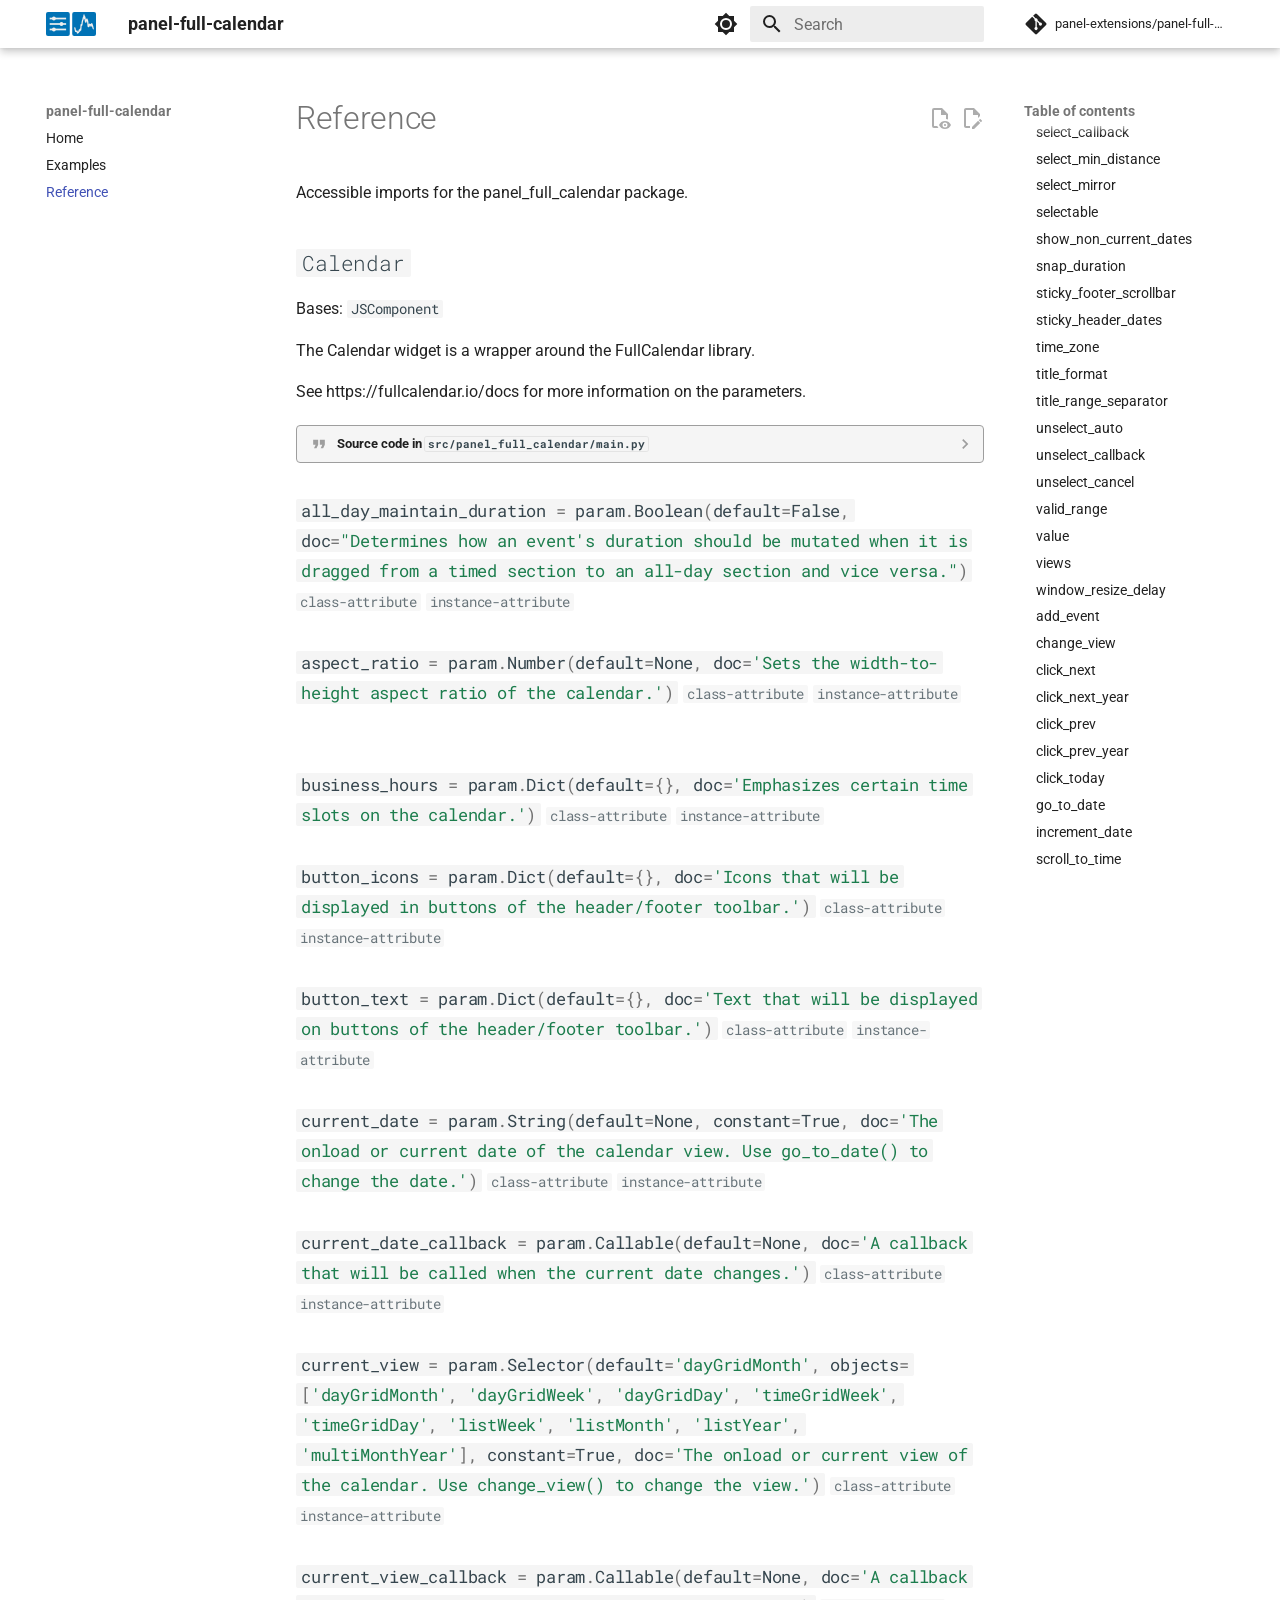
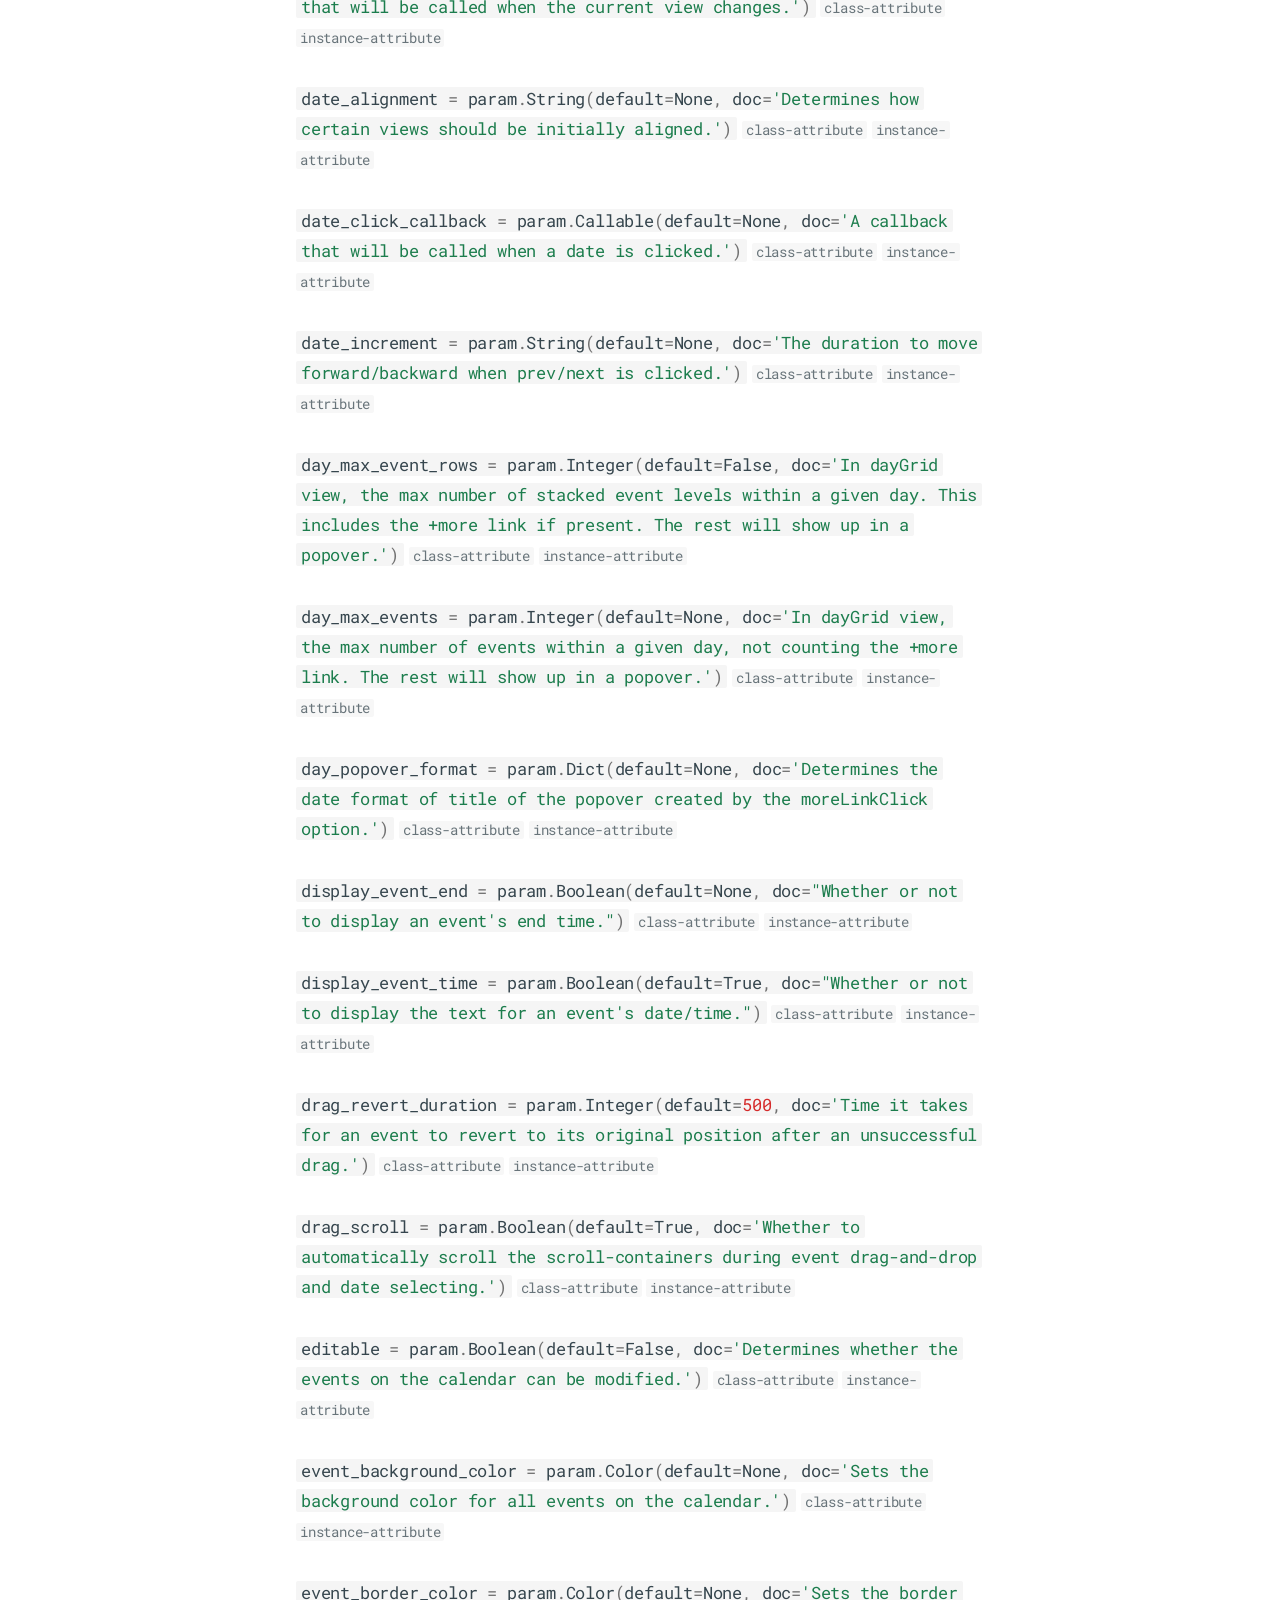
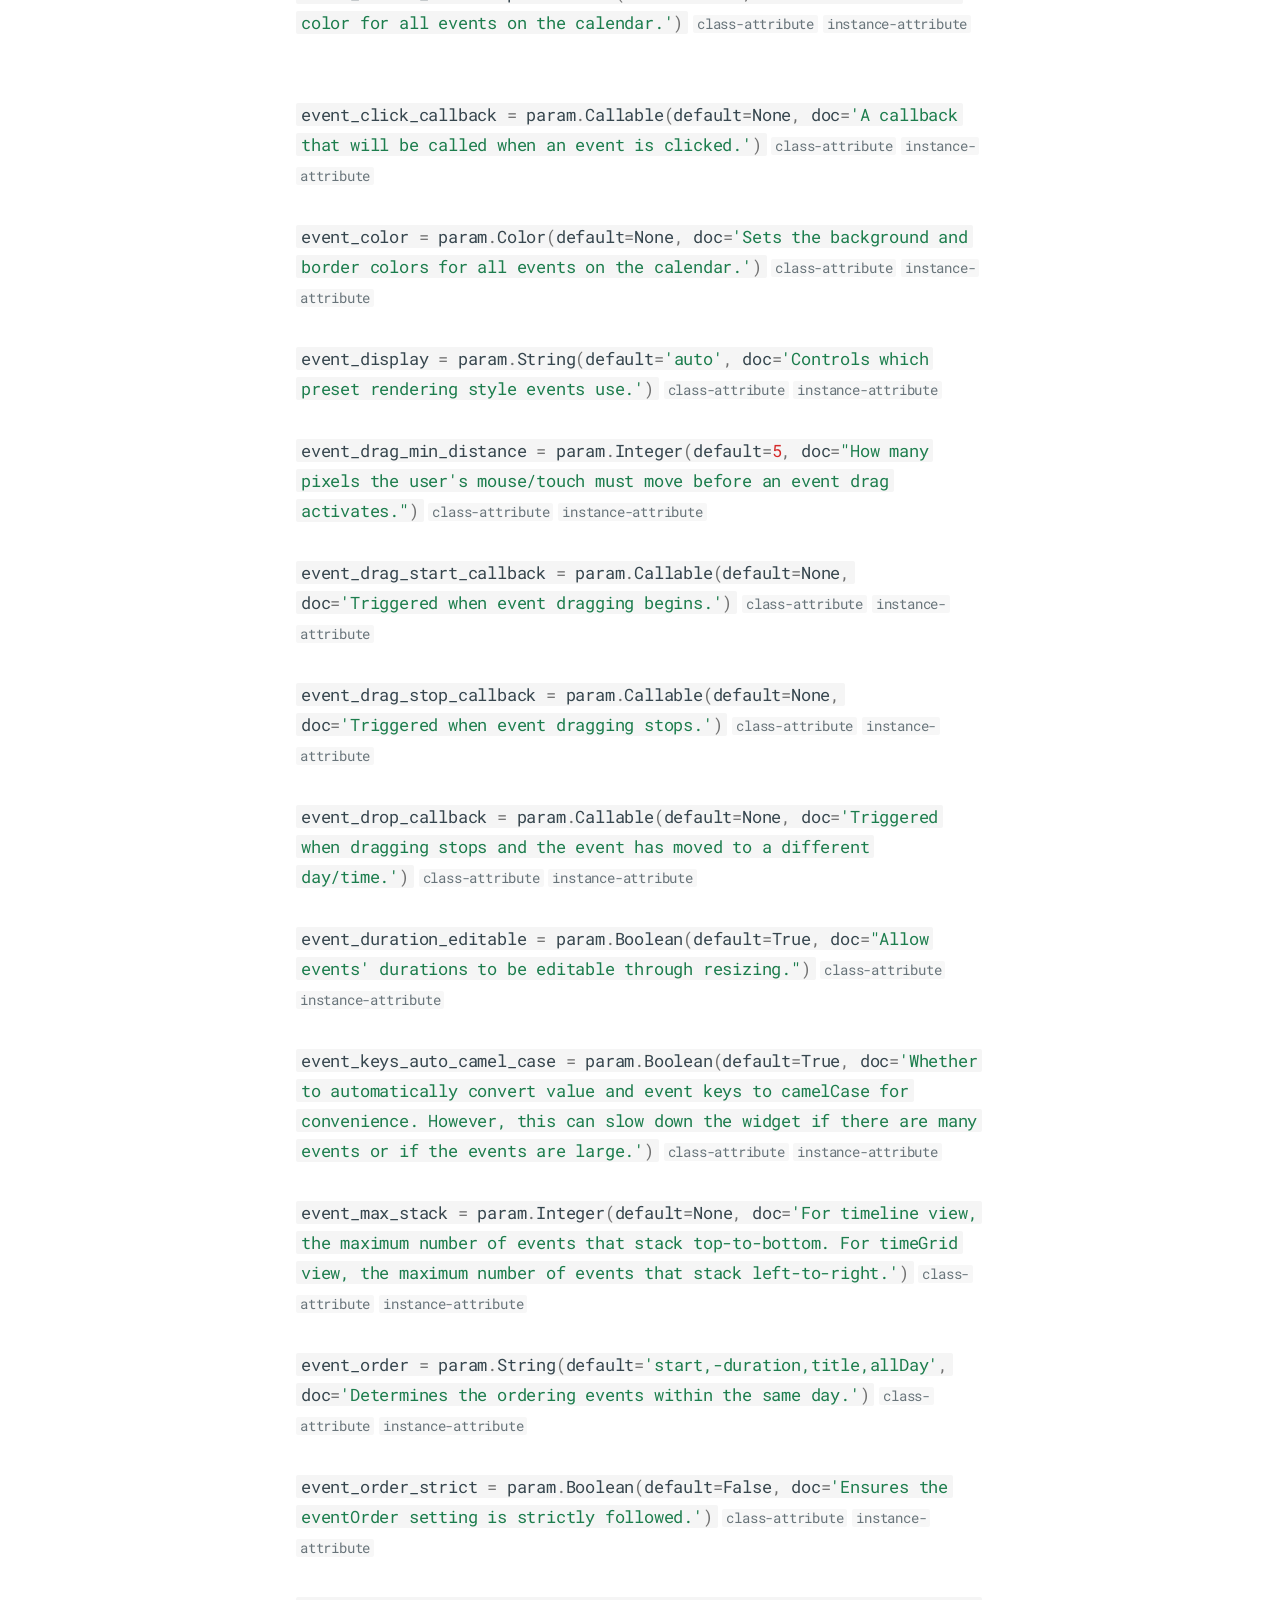
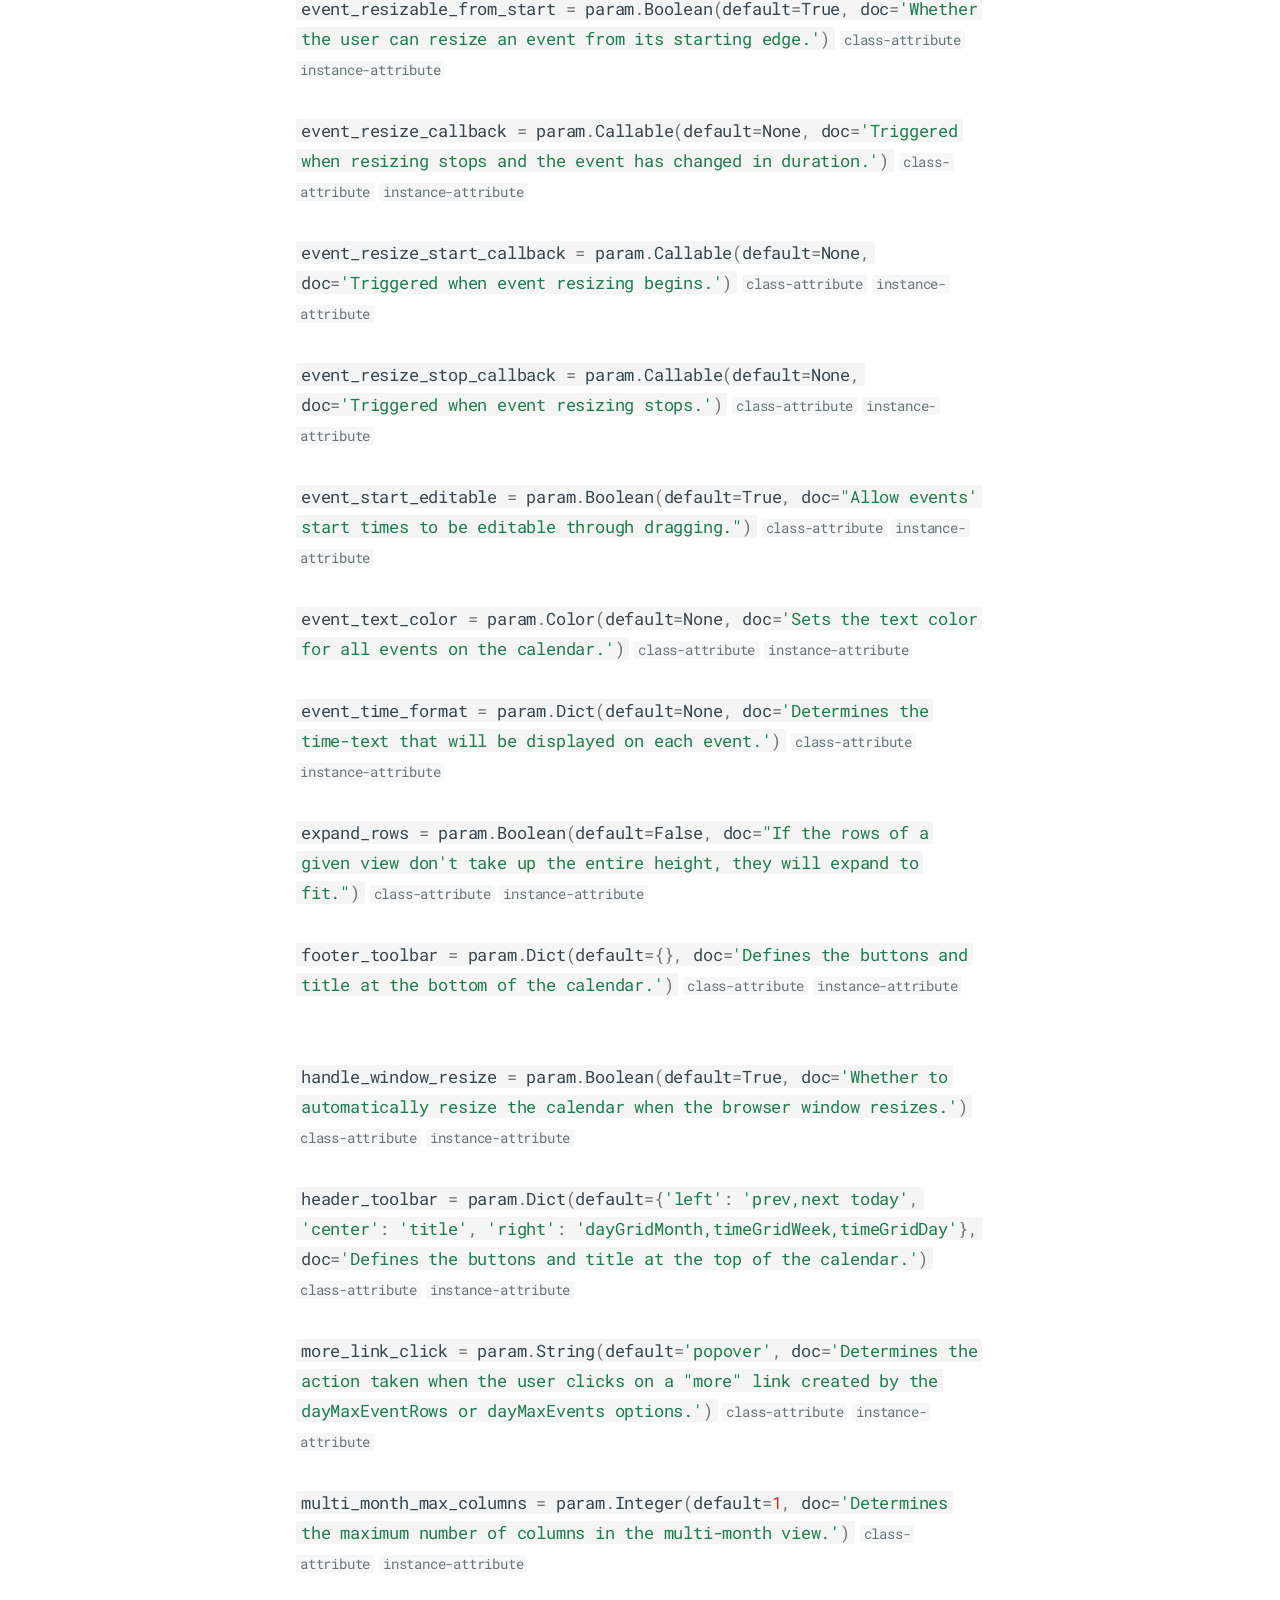
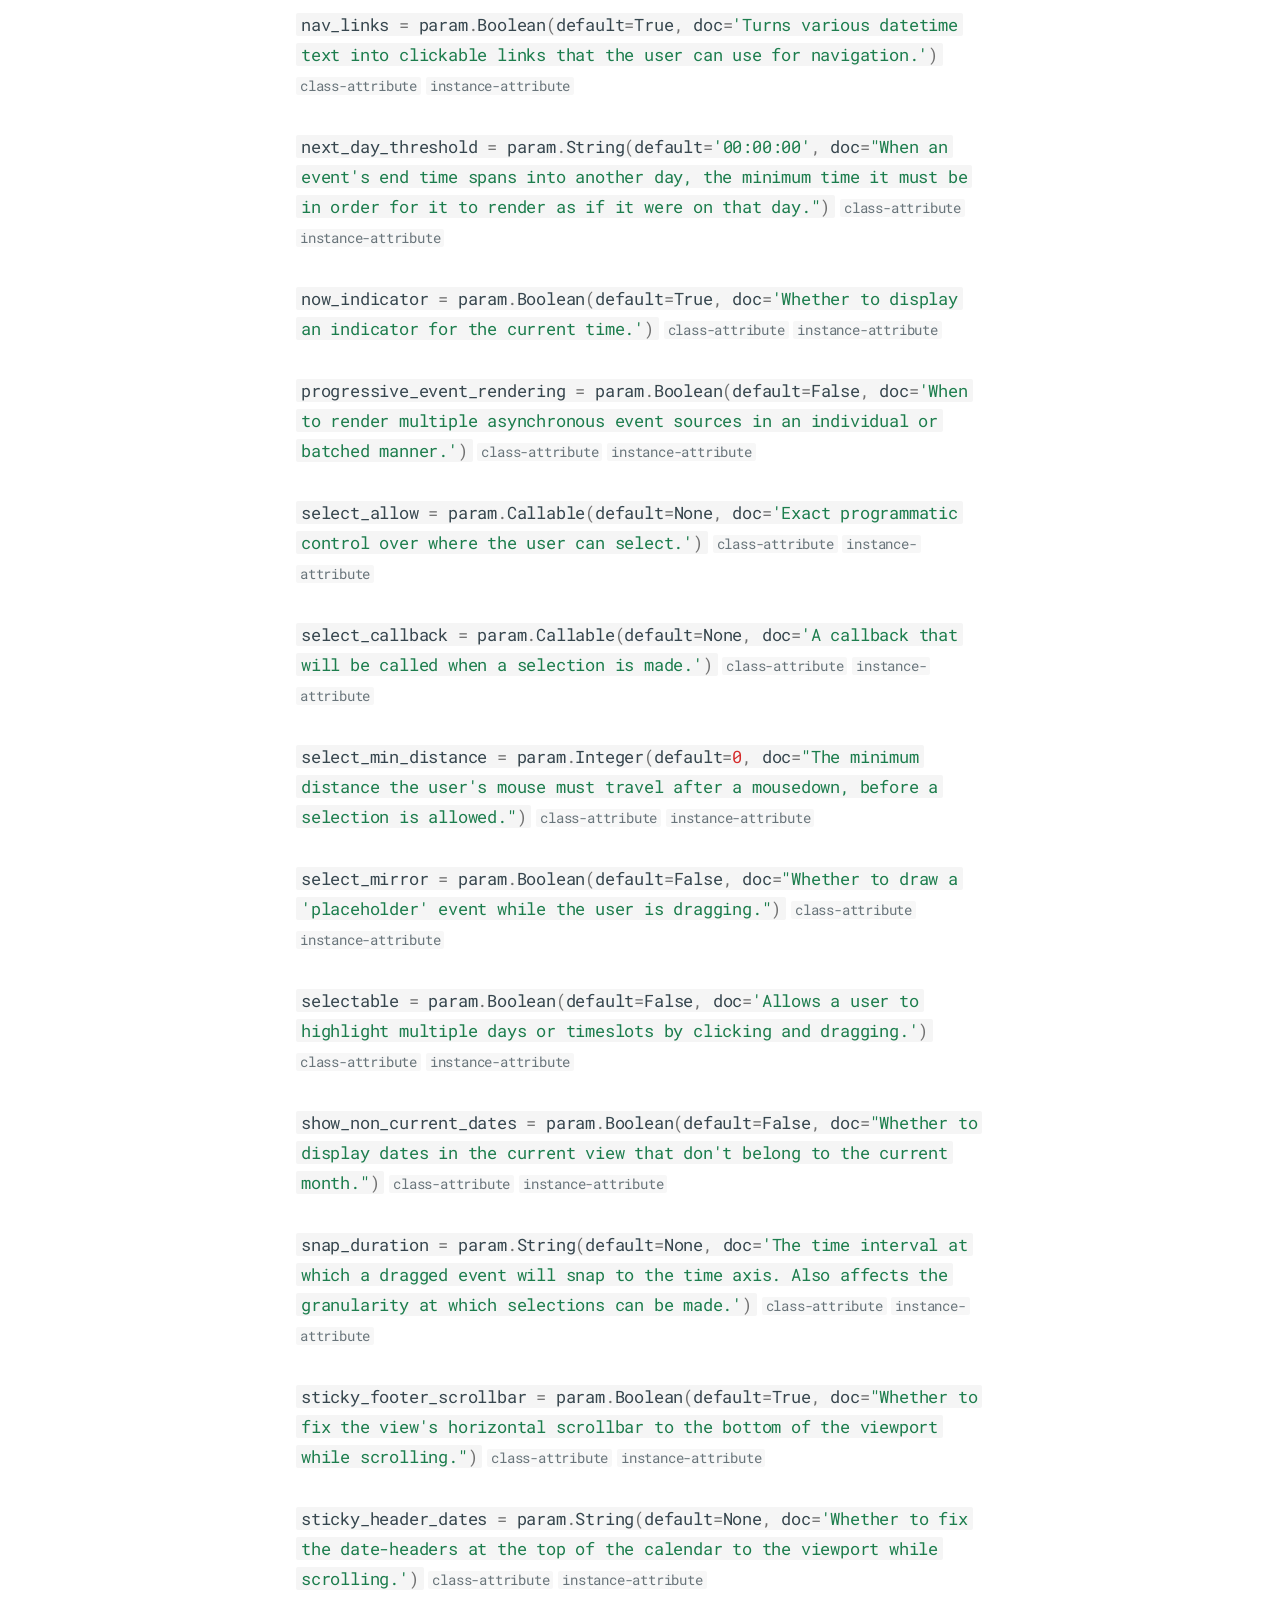
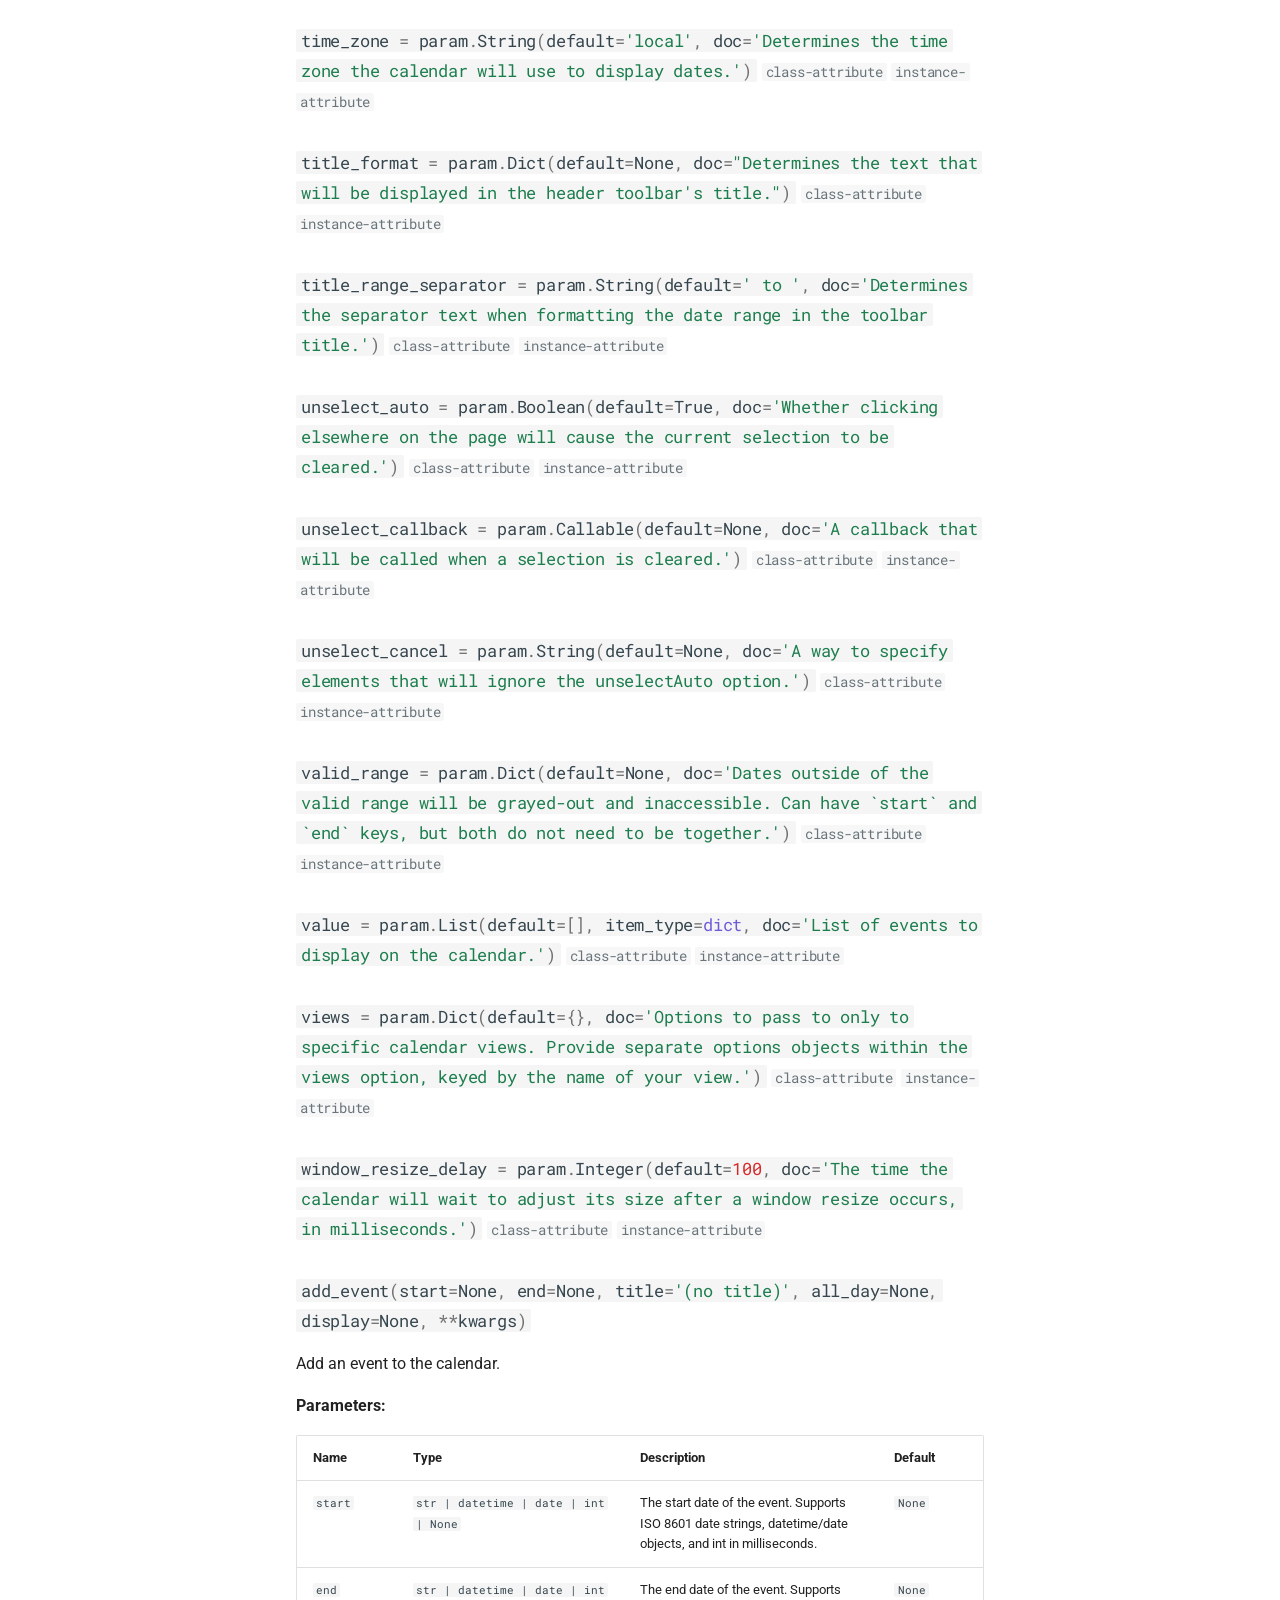
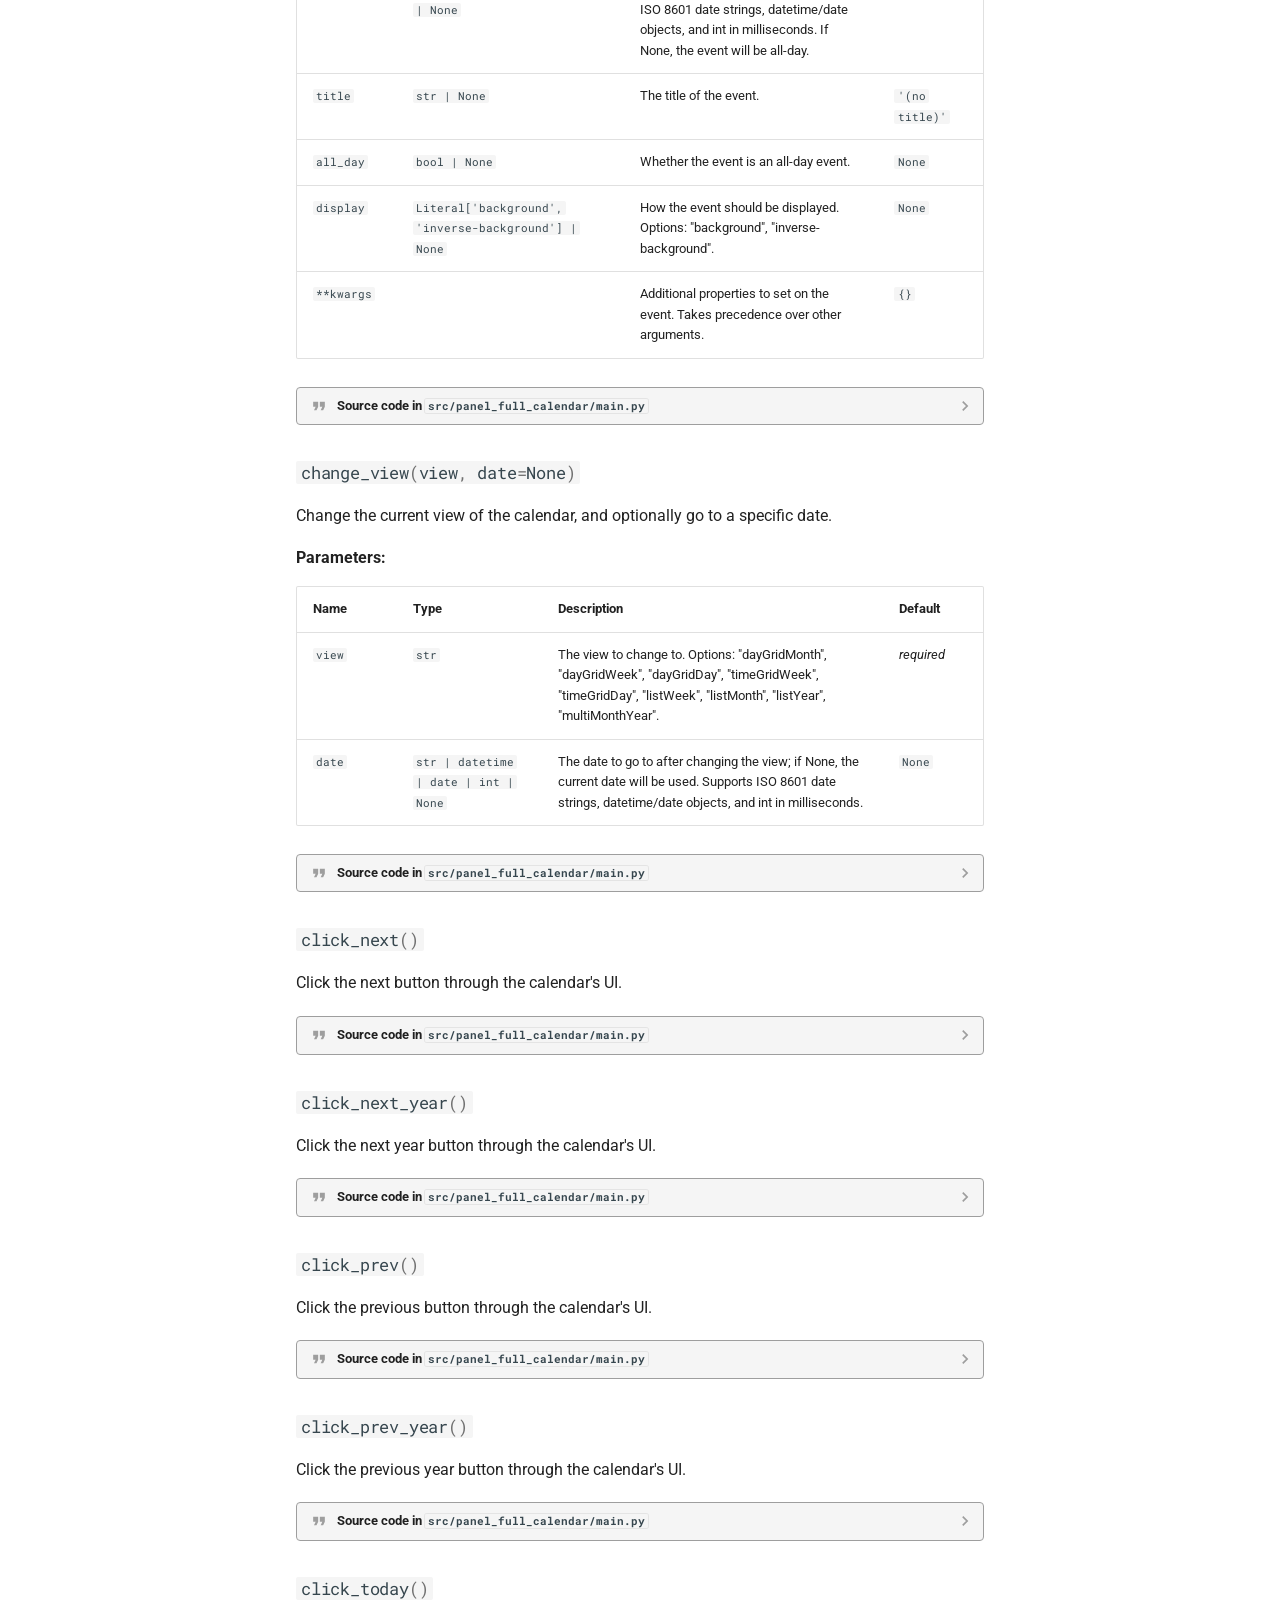
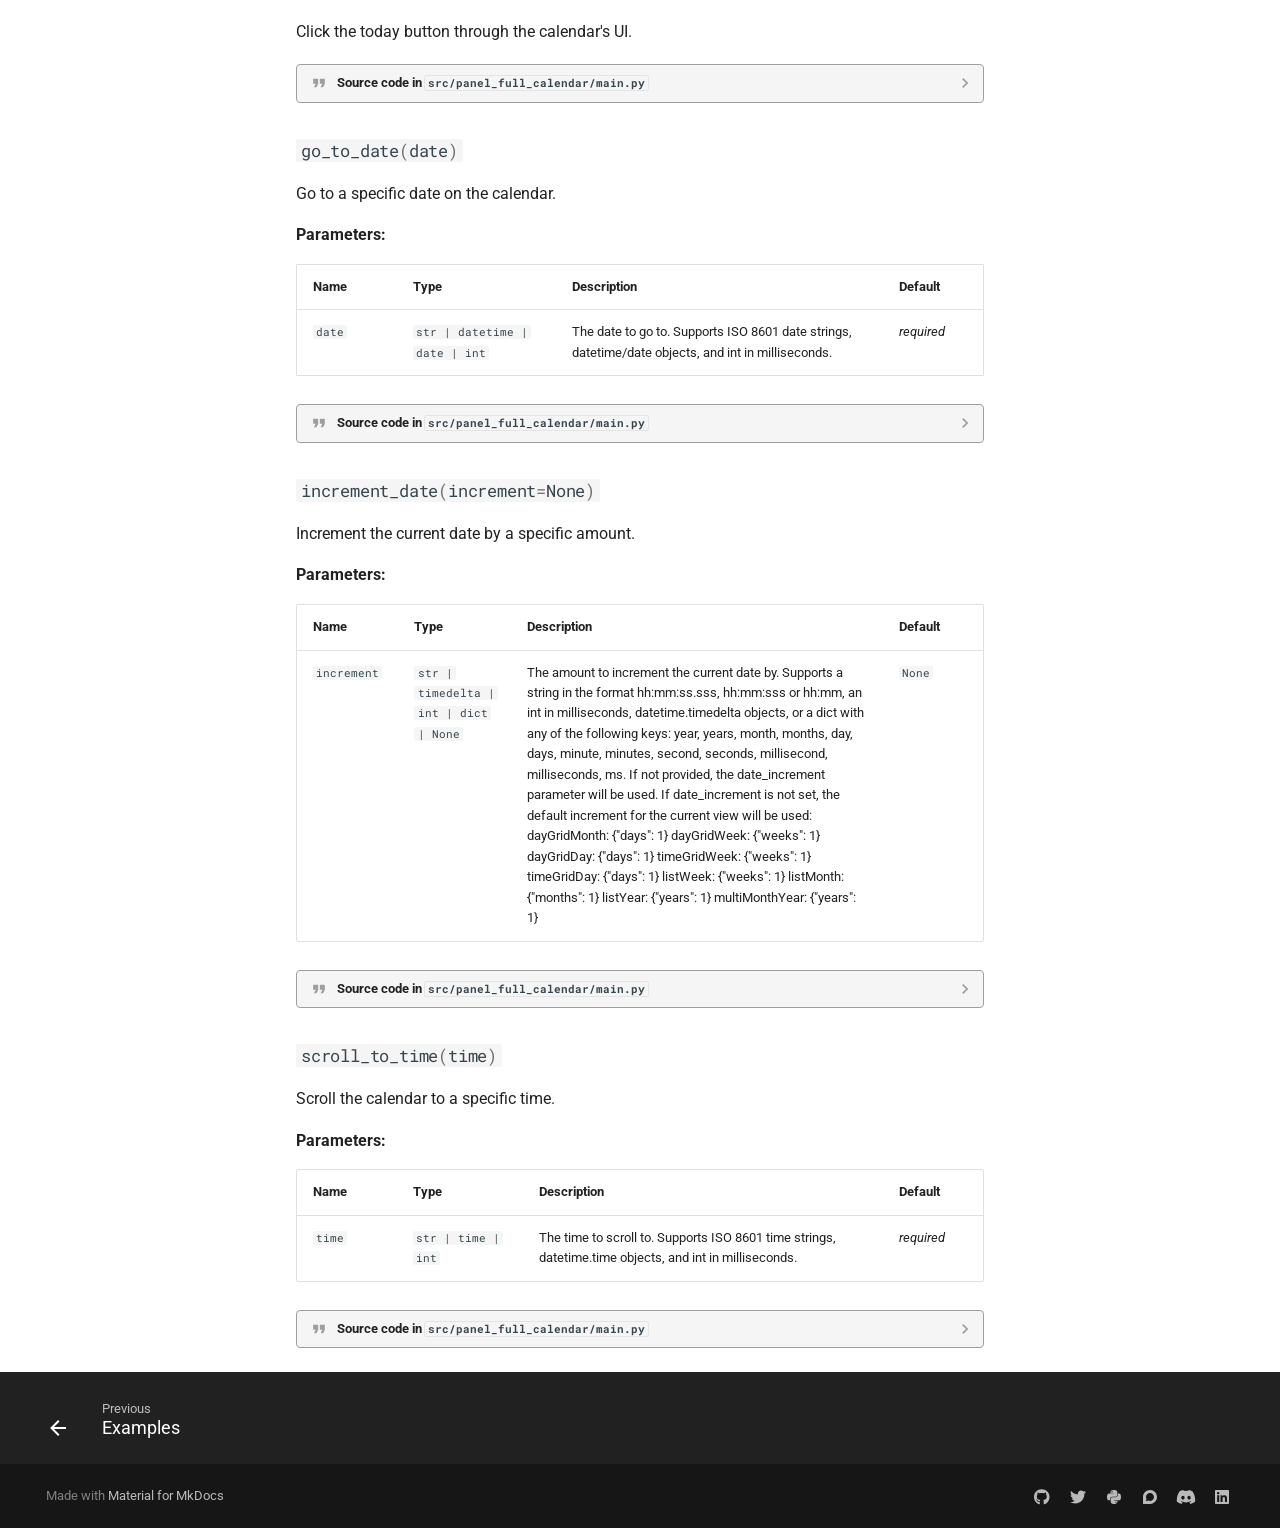
<file: docs/reference/panel_full_calendar/index.html>
<!doctype html>
<html lang="en" class="no-js">
  <head>

      <meta charset="utf-8">
      <meta name="viewport" content="width=device-width,initial-scale=1">

        <meta name="description" content="Extends HoloViz Panel with FullCalendar capabilities">


        <meta name="author" content="Andrew">



        <link rel="prev" href="../../examples/">



      <link rel="icon" href="../../assets/images/favicon.png">
      <meta name="generator" content="mkdocs-1.6.1, mkdocs-material-9.5.49">



        <title>Reference - panel-full-calendar</title>



      <link rel="stylesheet" href="../../assets/stylesheets/main.6f8fc17f.min.css">


        <link rel="stylesheet" href="../../assets/stylesheets/palette.06af60db.min.css">












        <link rel="preconnect" href="https://fonts.gstatic.com" crossorigin>
        <link rel="stylesheet" href="https://fonts.googleapis.com/css?family=Roboto:300,300i,400,400i,700,700i%7CRoboto+Mono:400,400i,700,700i&display=fallback">
        <style>:root{--md-text-font:"Roboto";--md-code-font:"Roboto Mono"}</style>



      <link rel="stylesheet" href="../../assets/_mkdocstrings.css">

    <script>__md_scope=new URL("../..",location),__md_hash=e=>[...e].reduce(((e,_)=>(e<<5)-e+_.charCodeAt(0)),0),__md_get=(e,_=localStorage,t=__md_scope)=>JSON.parse(_.getItem(t.pathname+"."+e)),__md_set=(e,_,t=localStorage,a=__md_scope)=>{try{t.setItem(a.pathname+"."+e,JSON.stringify(_))}catch(e){}}</script>






  </head>









    <body dir="ltr" data-md-color-scheme="default" data-md-color-primary="white" data-md-color-accent="blue">


    <input class="md-toggle" data-md-toggle="drawer" type="checkbox" id="__drawer" autocomplete="off">
    <input class="md-toggle" data-md-toggle="search" type="checkbox" id="__search" autocomplete="off">
    <label class="md-overlay" for="__drawer"></label>
    <div data-md-component="skip">


        <a href="#reference" class="md-skip">
          Skip to content
        </a>

    </div>
    <div data-md-component="announce">

    </div>






<header class="md-header md-header--shadow" data-md-component="header">
  <nav class="md-header__inner md-grid" aria-label="Header">
    <a href="../.." title="panel-full-calendar" class="md-header__button md-logo" aria-label="panel-full-calendar" data-md-component="logo">

  <img src="../../assets/logo.svg" alt="logo">

    </a>
    <label class="md-header__button md-icon" for="__drawer">

      <svg xmlns="http://www.w3.org/2000/svg" viewBox="0 0 24 24"><path d="M3 6h18v2H3zm0 5h18v2H3zm0 5h18v2H3z"/></svg>
    </label>
    <div class="md-header__title" data-md-component="header-title">
      <div class="md-header__ellipsis">
        <div class="md-header__topic">
          <span class="md-ellipsis">
            panel-full-calendar
          </span>
        </div>
        <div class="md-header__topic" data-md-component="header-topic">
          <span class="md-ellipsis">

              Reference

          </span>
        </div>
      </div>
    </div>


        <form class="md-header__option" data-md-component="palette">




    <input class="md-option" data-md-color-media="(prefers-color-scheme: light)" data-md-color-scheme="default" data-md-color-primary="white" data-md-color-accent="blue"  aria-label="Switch to dark mode"  type="radio" name="__palette" id="__palette_0">

      <label class="md-header__button md-icon" title="Switch to dark mode" for="__palette_1" hidden>
        <svg xmlns="http://www.w3.org/2000/svg" viewBox="0 0 24 24"><path d="M12 8a4 4 0 0 0-4 4 4 4 0 0 0 4 4 4 4 0 0 0 4-4 4 4 0 0 0-4-4m0 10a6 6 0 0 1-6-6 6 6 0 0 1 6-6 6 6 0 0 1 6 6 6 6 0 0 1-6 6m8-9.31V4h-4.69L12 .69 8.69 4H4v4.69L.69 12 4 15.31V20h4.69L12 23.31 15.31 20H20v-4.69L23.31 12z"/></svg>
      </label>





    <input class="md-option" data-md-color-media="(prefers-color-scheme: dark)" data-md-color-scheme="slate" data-md-color-primary="black" data-md-color-accent="blue"  aria-label="Switch to light mode"  type="radio" name="__palette" id="__palette_1">

      <label class="md-header__button md-icon" title="Switch to light mode" for="__palette_0" hidden>
        <svg xmlns="http://www.w3.org/2000/svg" viewBox="0 0 24 24"><path d="M12 18c-.89 0-1.74-.2-2.5-.55C11.56 16.5 13 14.42 13 12s-1.44-4.5-3.5-5.45C10.26 6.2 11.11 6 12 6a6 6 0 0 1 6 6 6 6 0 0 1-6 6m8-9.31V4h-4.69L12 .69 8.69 4H4v4.69L.69 12 4 15.31V20h4.69L12 23.31 15.31 20H20v-4.69L23.31 12z"/></svg>
      </label>


</form>



      <script>var palette=__md_get("__palette");if(palette&&palette.color){if("(prefers-color-scheme)"===palette.color.media){var media=matchMedia("(prefers-color-scheme: light)"),input=document.querySelector(media.matches?"[data-md-color-media='(prefers-color-scheme: light)']":"[data-md-color-media='(prefers-color-scheme: dark)']");palette.color.media=input.getAttribute("data-md-color-media"),palette.color.scheme=input.getAttribute("data-md-color-scheme"),palette.color.primary=input.getAttribute("data-md-color-primary"),palette.color.accent=input.getAttribute("data-md-color-accent")}for(var[key,value]of Object.entries(palette.color))document.body.setAttribute("data-md-color-"+key,value)}</script>



      <label class="md-header__button md-icon" for="__search">

        <svg xmlns="http://www.w3.org/2000/svg" viewBox="0 0 24 24"><path d="M9.5 3A6.5 6.5 0 0 1 16 9.5c0 1.61-.59 3.09-1.56 4.23l.27.27h.79l5 5-1.5 1.5-5-5v-.79l-.27-.27A6.52 6.52 0 0 1 9.5 16 6.5 6.5 0 0 1 3 9.5 6.5 6.5 0 0 1 9.5 3m0 2C7 5 5 7 5 9.5S7 14 9.5 14 14 12 14 9.5 12 5 9.5 5"/></svg>
      </label>
      <div class="md-search" data-md-component="search" role="dialog">
  <label class="md-search__overlay" for="__search"></label>
  <div class="md-search__inner" role="search">
    <form class="md-search__form" name="search">
      <input type="text" class="md-search__input" name="query" aria-label="Search" placeholder="Search" autocapitalize="off" autocorrect="off" autocomplete="off" spellcheck="false" data-md-component="search-query" required>
      <label class="md-search__icon md-icon" for="__search">

        <svg xmlns="http://www.w3.org/2000/svg" viewBox="0 0 24 24"><path d="M9.5 3A6.5 6.5 0 0 1 16 9.5c0 1.61-.59 3.09-1.56 4.23l.27.27h.79l5 5-1.5 1.5-5-5v-.79l-.27-.27A6.52 6.52 0 0 1 9.5 16 6.5 6.5 0 0 1 3 9.5 6.5 6.5 0 0 1 9.5 3m0 2C7 5 5 7 5 9.5S7 14 9.5 14 14 12 14 9.5 12 5 9.5 5"/></svg>

        <svg xmlns="http://www.w3.org/2000/svg" viewBox="0 0 24 24"><path d="M20 11v2H8l5.5 5.5-1.42 1.42L4.16 12l7.92-7.92L13.5 5.5 8 11z"/></svg>
      </label>
      <nav class="md-search__options" aria-label="Search">

        <button type="reset" class="md-search__icon md-icon" title="Clear" aria-label="Clear" tabindex="-1">

          <svg xmlns="http://www.w3.org/2000/svg" viewBox="0 0 24 24"><path d="M19 6.41 17.59 5 12 10.59 6.41 5 5 6.41 10.59 12 5 17.59 6.41 19 12 13.41 17.59 19 19 17.59 13.41 12z"/></svg>
        </button>
      </nav>

        <div class="md-search__suggest" data-md-component="search-suggest"></div>

    </form>
    <div class="md-search__output">
      <div class="md-search__scrollwrap" tabindex="0" data-md-scrollfix>
        <div class="md-search-result" data-md-component="search-result">
          <div class="md-search-result__meta">
            Initializing search
          </div>
          <ol class="md-search-result__list" role="presentation"></ol>
        </div>
      </div>
    </div>
  </div>
</div>


      <div class="md-header__source">
        <a href="https://github.com/panel-extensions/panel-full-calendar" title="Go to repository" class="md-source" data-md-component="source">
  <div class="md-source__icon md-icon">

    <svg xmlns="http://www.w3.org/2000/svg" viewBox="0 0 448 512"><!--! Font Awesome Free 6.7.1 by @fontawesome - https://fontawesome.com License - https://fontawesome.com/license/free (Icons: CC BY 4.0, Fonts: SIL OFL 1.1, Code: MIT License) Copyright 2024 Fonticons, Inc.--><path d="M439.55 236.05 244 40.45a28.87 28.87 0 0 0-40.81 0l-40.66 40.63 51.52 51.52c27.06-9.14 52.68 16.77 43.39 43.68l49.66 49.66c34.23-11.8 61.18 31 35.47 56.69-26.49 26.49-70.21-2.87-56-37.34L240.22 199v121.85c25.3 12.54 22.26 41.85 9.08 55a34.34 34.34 0 0 1-48.55 0c-17.57-17.6-11.07-46.91 11.25-56v-123c-20.8-8.51-24.6-30.74-18.64-45L142.57 101 8.45 235.14a28.86 28.86 0 0 0 0 40.81l195.61 195.6a28.86 28.86 0 0 0 40.8 0l194.69-194.69a28.86 28.86 0 0 0 0-40.81"/></svg>
  </div>
  <div class="md-source__repository">
    panel-extensions/panel-full-calendar
  </div>
</a>
      </div>

  </nav>

</header>

    <div class="md-container" data-md-component="container">






      <main class="md-main" data-md-component="main">
        <div class="md-main__inner md-grid">



              <div class="md-sidebar md-sidebar--primary" data-md-component="sidebar" data-md-type="navigation" >
                <div class="md-sidebar__scrollwrap">
                  <div class="md-sidebar__inner">




<nav class="md-nav md-nav--primary" aria-label="Navigation" data-md-level="0">
  <label class="md-nav__title" for="__drawer">
    <a href="../.." title="panel-full-calendar" class="md-nav__button md-logo" aria-label="panel-full-calendar" data-md-component="logo">

  <img src="../../assets/logo.svg" alt="logo">

    </a>
    panel-full-calendar
  </label>

    <div class="md-nav__source">
      <a href="https://github.com/panel-extensions/panel-full-calendar" title="Go to repository" class="md-source" data-md-component="source">
  <div class="md-source__icon md-icon">

    <svg xmlns="http://www.w3.org/2000/svg" viewBox="0 0 448 512"><!--! Font Awesome Free 6.7.1 by @fontawesome - https://fontawesome.com License - https://fontawesome.com/license/free (Icons: CC BY 4.0, Fonts: SIL OFL 1.1, Code: MIT License) Copyright 2024 Fonticons, Inc.--><path d="M439.55 236.05 244 40.45a28.87 28.87 0 0 0-40.81 0l-40.66 40.63 51.52 51.52c27.06-9.14 52.68 16.77 43.39 43.68l49.66 49.66c34.23-11.8 61.18 31 35.47 56.69-26.49 26.49-70.21-2.87-56-37.34L240.22 199v121.85c25.3 12.54 22.26 41.85 9.08 55a34.34 34.34 0 0 1-48.55 0c-17.57-17.6-11.07-46.91 11.25-56v-123c-20.8-8.51-24.6-30.74-18.64-45L142.57 101 8.45 235.14a28.86 28.86 0 0 0 0 40.81l195.61 195.6a28.86 28.86 0 0 0 40.8 0l194.69-194.69a28.86 28.86 0 0 0 0-40.81"/></svg>
  </div>
  <div class="md-source__repository">
    panel-extensions/panel-full-calendar
  </div>
</a>
    </div>

  <ul class="md-nav__list" data-md-scrollfix>







    <li class="md-nav__item">
      <a href="../.." class="md-nav__link">


  <span class="md-ellipsis">
    Home
  </span>


      </a>
    </li>









    <li class="md-nav__item">
      <a href="../../examples/" class="md-nav__link">


  <span class="md-ellipsis">
    Examples
  </span>


      </a>
    </li>











    <li class="md-nav__item md-nav__item--active">

      <input class="md-nav__toggle md-toggle" type="checkbox" id="__toc">





        <label class="md-nav__link md-nav__link--active" for="__toc">


  <span class="md-ellipsis">
    Reference
  </span>


          <span class="md-nav__icon md-icon"></span>
        </label>

      <a href="./" class="md-nav__link md-nav__link--active">


  <span class="md-ellipsis">
    Reference
  </span>


      </a>



<nav class="md-nav md-nav--secondary" aria-label="Table of contents">






    <label class="md-nav__title" for="__toc">
      <span class="md-nav__icon md-icon"></span>
      Table of contents
    </label>
    <ul class="md-nav__list" data-md-component="toc" data-md-scrollfix>

        <li class="md-nav__item">
  <a href="#panel_full_calendar" class="md-nav__link">
    <span class="md-ellipsis">
      panel_full_calendar
    </span>
  </a>

</li>

        <li class="md-nav__item">
  <a href="#panel_full_calendar.Calendar" class="md-nav__link">
    <span class="md-ellipsis">
      Calendar
    </span>
  </a>

    <nav class="md-nav" aria-label="Calendar">
      <ul class="md-nav__list">

          <li class="md-nav__item">
  <a href="#panel_full_calendar.Calendar.all_day_maintain_duration" class="md-nav__link">
    <span class="md-ellipsis">
      all_day_maintain_duration
    </span>
  </a>

</li>

          <li class="md-nav__item">
  <a href="#panel_full_calendar.Calendar.aspect_ratio" class="md-nav__link">
    <span class="md-ellipsis">
      aspect_ratio
    </span>
  </a>

</li>

          <li class="md-nav__item">
  <a href="#panel_full_calendar.Calendar.business_hours" class="md-nav__link">
    <span class="md-ellipsis">
      business_hours
    </span>
  </a>

</li>

          <li class="md-nav__item">
  <a href="#panel_full_calendar.Calendar.button_icons" class="md-nav__link">
    <span class="md-ellipsis">
      button_icons
    </span>
  </a>

</li>

          <li class="md-nav__item">
  <a href="#panel_full_calendar.Calendar.button_text" class="md-nav__link">
    <span class="md-ellipsis">
      button_text
    </span>
  </a>

</li>

          <li class="md-nav__item">
  <a href="#panel_full_calendar.Calendar.current_date" class="md-nav__link">
    <span class="md-ellipsis">
      current_date
    </span>
  </a>

</li>

          <li class="md-nav__item">
  <a href="#panel_full_calendar.Calendar.current_date_callback" class="md-nav__link">
    <span class="md-ellipsis">
      current_date_callback
    </span>
  </a>

</li>

          <li class="md-nav__item">
  <a href="#panel_full_calendar.Calendar.current_view" class="md-nav__link">
    <span class="md-ellipsis">
      current_view
    </span>
  </a>

</li>

          <li class="md-nav__item">
  <a href="#panel_full_calendar.Calendar.current_view_callback" class="md-nav__link">
    <span class="md-ellipsis">
      current_view_callback
    </span>
  </a>

</li>

          <li class="md-nav__item">
  <a href="#panel_full_calendar.Calendar.date_alignment" class="md-nav__link">
    <span class="md-ellipsis">
      date_alignment
    </span>
  </a>

</li>

          <li class="md-nav__item">
  <a href="#panel_full_calendar.Calendar.date_click_callback" class="md-nav__link">
    <span class="md-ellipsis">
      date_click_callback
    </span>
  </a>

</li>

          <li class="md-nav__item">
  <a href="#panel_full_calendar.Calendar.date_increment" class="md-nav__link">
    <span class="md-ellipsis">
      date_increment
    </span>
  </a>

</li>

          <li class="md-nav__item">
  <a href="#panel_full_calendar.Calendar.day_max_event_rows" class="md-nav__link">
    <span class="md-ellipsis">
      day_max_event_rows
    </span>
  </a>

</li>

          <li class="md-nav__item">
  <a href="#panel_full_calendar.Calendar.day_max_events" class="md-nav__link">
    <span class="md-ellipsis">
      day_max_events
    </span>
  </a>

</li>

          <li class="md-nav__item">
  <a href="#panel_full_calendar.Calendar.day_popover_format" class="md-nav__link">
    <span class="md-ellipsis">
      day_popover_format
    </span>
  </a>

</li>

          <li class="md-nav__item">
  <a href="#panel_full_calendar.Calendar.display_event_end" class="md-nav__link">
    <span class="md-ellipsis">
      display_event_end
    </span>
  </a>

</li>

          <li class="md-nav__item">
  <a href="#panel_full_calendar.Calendar.display_event_time" class="md-nav__link">
    <span class="md-ellipsis">
      display_event_time
    </span>
  </a>

</li>

          <li class="md-nav__item">
  <a href="#panel_full_calendar.Calendar.drag_revert_duration" class="md-nav__link">
    <span class="md-ellipsis">
      drag_revert_duration
    </span>
  </a>

</li>

          <li class="md-nav__item">
  <a href="#panel_full_calendar.Calendar.drag_scroll" class="md-nav__link">
    <span class="md-ellipsis">
      drag_scroll
    </span>
  </a>

</li>

          <li class="md-nav__item">
  <a href="#panel_full_calendar.Calendar.editable" class="md-nav__link">
    <span class="md-ellipsis">
      editable
    </span>
  </a>

</li>

          <li class="md-nav__item">
  <a href="#panel_full_calendar.Calendar.event_background_color" class="md-nav__link">
    <span class="md-ellipsis">
      event_background_color
    </span>
  </a>

</li>

          <li class="md-nav__item">
  <a href="#panel_full_calendar.Calendar.event_border_color" class="md-nav__link">
    <span class="md-ellipsis">
      event_border_color
    </span>
  </a>

</li>

          <li class="md-nav__item">
  <a href="#panel_full_calendar.Calendar.event_click_callback" class="md-nav__link">
    <span class="md-ellipsis">
      event_click_callback
    </span>
  </a>

</li>

          <li class="md-nav__item">
  <a href="#panel_full_calendar.Calendar.event_color" class="md-nav__link">
    <span class="md-ellipsis">
      event_color
    </span>
  </a>

</li>

          <li class="md-nav__item">
  <a href="#panel_full_calendar.Calendar.event_display" class="md-nav__link">
    <span class="md-ellipsis">
      event_display
    </span>
  </a>

</li>

          <li class="md-nav__item">
  <a href="#panel_full_calendar.Calendar.event_drag_min_distance" class="md-nav__link">
    <span class="md-ellipsis">
      event_drag_min_distance
    </span>
  </a>

</li>

          <li class="md-nav__item">
  <a href="#panel_full_calendar.Calendar.event_drag_start_callback" class="md-nav__link">
    <span class="md-ellipsis">
      event_drag_start_callback
    </span>
  </a>

</li>

          <li class="md-nav__item">
  <a href="#panel_full_calendar.Calendar.event_drag_stop_callback" class="md-nav__link">
    <span class="md-ellipsis">
      event_drag_stop_callback
    </span>
  </a>

</li>

          <li class="md-nav__item">
  <a href="#panel_full_calendar.Calendar.event_drop_callback" class="md-nav__link">
    <span class="md-ellipsis">
      event_drop_callback
    </span>
  </a>

</li>

          <li class="md-nav__item">
  <a href="#panel_full_calendar.Calendar.event_duration_editable" class="md-nav__link">
    <span class="md-ellipsis">
      event_duration_editable
    </span>
  </a>

</li>

          <li class="md-nav__item">
  <a href="#panel_full_calendar.Calendar.event_keys_auto_camel_case" class="md-nav__link">
    <span class="md-ellipsis">
      event_keys_auto_camel_case
    </span>
  </a>

</li>

          <li class="md-nav__item">
  <a href="#panel_full_calendar.Calendar.event_max_stack" class="md-nav__link">
    <span class="md-ellipsis">
      event_max_stack
    </span>
  </a>

</li>

          <li class="md-nav__item">
  <a href="#panel_full_calendar.Calendar.event_order" class="md-nav__link">
    <span class="md-ellipsis">
      event_order
    </span>
  </a>

</li>

          <li class="md-nav__item">
  <a href="#panel_full_calendar.Calendar.event_order_strict" class="md-nav__link">
    <span class="md-ellipsis">
      event_order_strict
    </span>
  </a>

</li>

          <li class="md-nav__item">
  <a href="#panel_full_calendar.Calendar.event_resizable_from_start" class="md-nav__link">
    <span class="md-ellipsis">
      event_resizable_from_start
    </span>
  </a>

</li>

          <li class="md-nav__item">
  <a href="#panel_full_calendar.Calendar.event_resize_callback" class="md-nav__link">
    <span class="md-ellipsis">
      event_resize_callback
    </span>
  </a>

</li>

          <li class="md-nav__item">
  <a href="#panel_full_calendar.Calendar.event_resize_start_callback" class="md-nav__link">
    <span class="md-ellipsis">
      event_resize_start_callback
    </span>
  </a>

</li>

          <li class="md-nav__item">
  <a href="#panel_full_calendar.Calendar.event_resize_stop_callback" class="md-nav__link">
    <span class="md-ellipsis">
      event_resize_stop_callback
    </span>
  </a>

</li>

          <li class="md-nav__item">
  <a href="#panel_full_calendar.Calendar.event_start_editable" class="md-nav__link">
    <span class="md-ellipsis">
      event_start_editable
    </span>
  </a>

</li>

          <li class="md-nav__item">
  <a href="#panel_full_calendar.Calendar.event_text_color" class="md-nav__link">
    <span class="md-ellipsis">
      event_text_color
    </span>
  </a>

</li>

          <li class="md-nav__item">
  <a href="#panel_full_calendar.Calendar.event_time_format" class="md-nav__link">
    <span class="md-ellipsis">
      event_time_format
    </span>
  </a>

</li>

          <li class="md-nav__item">
  <a href="#panel_full_calendar.Calendar.expand_rows" class="md-nav__link">
    <span class="md-ellipsis">
      expand_rows
    </span>
  </a>

</li>

          <li class="md-nav__item">
  <a href="#panel_full_calendar.Calendar.footer_toolbar" class="md-nav__link">
    <span class="md-ellipsis">
      footer_toolbar
    </span>
  </a>

</li>

          <li class="md-nav__item">
  <a href="#panel_full_calendar.Calendar.handle_window_resize" class="md-nav__link">
    <span class="md-ellipsis">
      handle_window_resize
    </span>
  </a>

</li>

          <li class="md-nav__item">
  <a href="#panel_full_calendar.Calendar.header_toolbar" class="md-nav__link">
    <span class="md-ellipsis">
      header_toolbar
    </span>
  </a>

</li>

          <li class="md-nav__item">
  <a href="#panel_full_calendar.Calendar.more_link_click" class="md-nav__link">
    <span class="md-ellipsis">
      more_link_click
    </span>
  </a>

</li>

          <li class="md-nav__item">
  <a href="#panel_full_calendar.Calendar.multi_month_max_columns" class="md-nav__link">
    <span class="md-ellipsis">
      multi_month_max_columns
    </span>
  </a>

</li>

          <li class="md-nav__item">
  <a href="#panel_full_calendar.Calendar.nav_links" class="md-nav__link">
    <span class="md-ellipsis">
      nav_links
    </span>
  </a>

</li>

          <li class="md-nav__item">
  <a href="#panel_full_calendar.Calendar.next_day_threshold" class="md-nav__link">
    <span class="md-ellipsis">
      next_day_threshold
    </span>
  </a>

</li>

          <li class="md-nav__item">
  <a href="#panel_full_calendar.Calendar.now_indicator" class="md-nav__link">
    <span class="md-ellipsis">
      now_indicator
    </span>
  </a>

</li>

          <li class="md-nav__item">
  <a href="#panel_full_calendar.Calendar.progressive_event_rendering" class="md-nav__link">
    <span class="md-ellipsis">
      progressive_event_rendering
    </span>
  </a>

</li>

          <li class="md-nav__item">
  <a href="#panel_full_calendar.Calendar.select_allow" class="md-nav__link">
    <span class="md-ellipsis">
      select_allow
    </span>
  </a>

</li>

          <li class="md-nav__item">
  <a href="#panel_full_calendar.Calendar.select_callback" class="md-nav__link">
    <span class="md-ellipsis">
      select_callback
    </span>
  </a>

</li>

          <li class="md-nav__item">
  <a href="#panel_full_calendar.Calendar.select_min_distance" class="md-nav__link">
    <span class="md-ellipsis">
      select_min_distance
    </span>
  </a>

</li>

          <li class="md-nav__item">
  <a href="#panel_full_calendar.Calendar.select_mirror" class="md-nav__link">
    <span class="md-ellipsis">
      select_mirror
    </span>
  </a>

</li>

          <li class="md-nav__item">
  <a href="#panel_full_calendar.Calendar.selectable" class="md-nav__link">
    <span class="md-ellipsis">
      selectable
    </span>
  </a>

</li>

          <li class="md-nav__item">
  <a href="#panel_full_calendar.Calendar.show_non_current_dates" class="md-nav__link">
    <span class="md-ellipsis">
      show_non_current_dates
    </span>
  </a>

</li>

          <li class="md-nav__item">
  <a href="#panel_full_calendar.Calendar.snap_duration" class="md-nav__link">
    <span class="md-ellipsis">
      snap_duration
    </span>
  </a>

</li>

          <li class="md-nav__item">
  <a href="#panel_full_calendar.Calendar.sticky_footer_scrollbar" class="md-nav__link">
    <span class="md-ellipsis">
      sticky_footer_scrollbar
    </span>
  </a>

</li>

          <li class="md-nav__item">
  <a href="#panel_full_calendar.Calendar.sticky_header_dates" class="md-nav__link">
    <span class="md-ellipsis">
      sticky_header_dates
    </span>
  </a>

</li>

          <li class="md-nav__item">
  <a href="#panel_full_calendar.Calendar.time_zone" class="md-nav__link">
    <span class="md-ellipsis">
      time_zone
    </span>
  </a>

</li>

          <li class="md-nav__item">
  <a href="#panel_full_calendar.Calendar.title_format" class="md-nav__link">
    <span class="md-ellipsis">
      title_format
    </span>
  </a>

</li>

          <li class="md-nav__item">
  <a href="#panel_full_calendar.Calendar.title_range_separator" class="md-nav__link">
    <span class="md-ellipsis">
      title_range_separator
    </span>
  </a>

</li>

          <li class="md-nav__item">
  <a href="#panel_full_calendar.Calendar.unselect_auto" class="md-nav__link">
    <span class="md-ellipsis">
      unselect_auto
    </span>
  </a>

</li>

          <li class="md-nav__item">
  <a href="#panel_full_calendar.Calendar.unselect_callback" class="md-nav__link">
    <span class="md-ellipsis">
      unselect_callback
    </span>
  </a>

</li>

          <li class="md-nav__item">
  <a href="#panel_full_calendar.Calendar.unselect_cancel" class="md-nav__link">
    <span class="md-ellipsis">
      unselect_cancel
    </span>
  </a>

</li>

          <li class="md-nav__item">
  <a href="#panel_full_calendar.Calendar.valid_range" class="md-nav__link">
    <span class="md-ellipsis">
      valid_range
    </span>
  </a>

</li>

          <li class="md-nav__item">
  <a href="#panel_full_calendar.Calendar.value" class="md-nav__link">
    <span class="md-ellipsis">
      value
    </span>
  </a>

</li>

          <li class="md-nav__item">
  <a href="#panel_full_calendar.Calendar.views" class="md-nav__link">
    <span class="md-ellipsis">
      views
    </span>
  </a>

</li>

          <li class="md-nav__item">
  <a href="#panel_full_calendar.Calendar.window_resize_delay" class="md-nav__link">
    <span class="md-ellipsis">
      window_resize_delay
    </span>
  </a>

</li>

          <li class="md-nav__item">
  <a href="#panel_full_calendar.Calendar.add_event" class="md-nav__link">
    <span class="md-ellipsis">
      add_event
    </span>
  </a>

</li>

          <li class="md-nav__item">
  <a href="#panel_full_calendar.Calendar.change_view" class="md-nav__link">
    <span class="md-ellipsis">
      change_view
    </span>
  </a>

</li>

          <li class="md-nav__item">
  <a href="#panel_full_calendar.Calendar.click_next" class="md-nav__link">
    <span class="md-ellipsis">
      click_next
    </span>
  </a>

</li>

          <li class="md-nav__item">
  <a href="#panel_full_calendar.Calendar.click_next_year" class="md-nav__link">
    <span class="md-ellipsis">
      click_next_year
    </span>
  </a>

</li>

          <li class="md-nav__item">
  <a href="#panel_full_calendar.Calendar.click_prev" class="md-nav__link">
    <span class="md-ellipsis">
      click_prev
    </span>
  </a>

</li>

          <li class="md-nav__item">
  <a href="#panel_full_calendar.Calendar.click_prev_year" class="md-nav__link">
    <span class="md-ellipsis">
      click_prev_year
    </span>
  </a>

</li>

          <li class="md-nav__item">
  <a href="#panel_full_calendar.Calendar.click_today" class="md-nav__link">
    <span class="md-ellipsis">
      click_today
    </span>
  </a>

</li>

          <li class="md-nav__item">
  <a href="#panel_full_calendar.Calendar.go_to_date" class="md-nav__link">
    <span class="md-ellipsis">
      go_to_date
    </span>
  </a>

</li>

          <li class="md-nav__item">
  <a href="#panel_full_calendar.Calendar.increment_date" class="md-nav__link">
    <span class="md-ellipsis">
      increment_date
    </span>
  </a>

</li>

          <li class="md-nav__item">
  <a href="#panel_full_calendar.Calendar.scroll_to_time" class="md-nav__link">
    <span class="md-ellipsis">
      scroll_to_time
    </span>
  </a>

</li>

      </ul>
    </nav>

</li>

    </ul>

</nav>

    </li>



  </ul>
</nav>
                  </div>
                </div>
              </div>



              <div class="md-sidebar md-sidebar--secondary" data-md-component="sidebar" data-md-type="toc" >
                <div class="md-sidebar__scrollwrap">
                  <div class="md-sidebar__inner">


<nav class="md-nav md-nav--secondary" aria-label="Table of contents">






    <label class="md-nav__title" for="__toc">
      <span class="md-nav__icon md-icon"></span>
      Table of contents
    </label>
    <ul class="md-nav__list" data-md-component="toc" data-md-scrollfix>

        <li class="md-nav__item">
  <a href="#panel_full_calendar" class="md-nav__link">
    <span class="md-ellipsis">
      panel_full_calendar
    </span>
  </a>

</li>

        <li class="md-nav__item">
  <a href="#panel_full_calendar.Calendar" class="md-nav__link">
    <span class="md-ellipsis">
      Calendar
    </span>
  </a>

    <nav class="md-nav" aria-label="Calendar">
      <ul class="md-nav__list">

          <li class="md-nav__item">
  <a href="#panel_full_calendar.Calendar.all_day_maintain_duration" class="md-nav__link">
    <span class="md-ellipsis">
      all_day_maintain_duration
    </span>
  </a>

</li>

          <li class="md-nav__item">
  <a href="#panel_full_calendar.Calendar.aspect_ratio" class="md-nav__link">
    <span class="md-ellipsis">
      aspect_ratio
    </span>
  </a>

</li>

          <li class="md-nav__item">
  <a href="#panel_full_calendar.Calendar.business_hours" class="md-nav__link">
    <span class="md-ellipsis">
      business_hours
    </span>
  </a>

</li>

          <li class="md-nav__item">
  <a href="#panel_full_calendar.Calendar.button_icons" class="md-nav__link">
    <span class="md-ellipsis">
      button_icons
    </span>
  </a>

</li>

          <li class="md-nav__item">
  <a href="#panel_full_calendar.Calendar.button_text" class="md-nav__link">
    <span class="md-ellipsis">
      button_text
    </span>
  </a>

</li>

          <li class="md-nav__item">
  <a href="#panel_full_calendar.Calendar.current_date" class="md-nav__link">
    <span class="md-ellipsis">
      current_date
    </span>
  </a>

</li>

          <li class="md-nav__item">
  <a href="#panel_full_calendar.Calendar.current_date_callback" class="md-nav__link">
    <span class="md-ellipsis">
      current_date_callback
    </span>
  </a>

</li>

          <li class="md-nav__item">
  <a href="#panel_full_calendar.Calendar.current_view" class="md-nav__link">
    <span class="md-ellipsis">
      current_view
    </span>
  </a>

</li>

          <li class="md-nav__item">
  <a href="#panel_full_calendar.Calendar.current_view_callback" class="md-nav__link">
    <span class="md-ellipsis">
      current_view_callback
    </span>
  </a>

</li>

          <li class="md-nav__item">
  <a href="#panel_full_calendar.Calendar.date_alignment" class="md-nav__link">
    <span class="md-ellipsis">
      date_alignment
    </span>
  </a>

</li>

          <li class="md-nav__item">
  <a href="#panel_full_calendar.Calendar.date_click_callback" class="md-nav__link">
    <span class="md-ellipsis">
      date_click_callback
    </span>
  </a>

</li>

          <li class="md-nav__item">
  <a href="#panel_full_calendar.Calendar.date_increment" class="md-nav__link">
    <span class="md-ellipsis">
      date_increment
    </span>
  </a>

</li>

          <li class="md-nav__item">
  <a href="#panel_full_calendar.Calendar.day_max_event_rows" class="md-nav__link">
    <span class="md-ellipsis">
      day_max_event_rows
    </span>
  </a>

</li>

          <li class="md-nav__item">
  <a href="#panel_full_calendar.Calendar.day_max_events" class="md-nav__link">
    <span class="md-ellipsis">
      day_max_events
    </span>
  </a>

</li>

          <li class="md-nav__item">
  <a href="#panel_full_calendar.Calendar.day_popover_format" class="md-nav__link">
    <span class="md-ellipsis">
      day_popover_format
    </span>
  </a>

</li>

          <li class="md-nav__item">
  <a href="#panel_full_calendar.Calendar.display_event_end" class="md-nav__link">
    <span class="md-ellipsis">
      display_event_end
    </span>
  </a>

</li>

          <li class="md-nav__item">
  <a href="#panel_full_calendar.Calendar.display_event_time" class="md-nav__link">
    <span class="md-ellipsis">
      display_event_time
    </span>
  </a>

</li>

          <li class="md-nav__item">
  <a href="#panel_full_calendar.Calendar.drag_revert_duration" class="md-nav__link">
    <span class="md-ellipsis">
      drag_revert_duration
    </span>
  </a>

</li>

          <li class="md-nav__item">
  <a href="#panel_full_calendar.Calendar.drag_scroll" class="md-nav__link">
    <span class="md-ellipsis">
      drag_scroll
    </span>
  </a>

</li>

          <li class="md-nav__item">
  <a href="#panel_full_calendar.Calendar.editable" class="md-nav__link">
    <span class="md-ellipsis">
      editable
    </span>
  </a>

</li>

          <li class="md-nav__item">
  <a href="#panel_full_calendar.Calendar.event_background_color" class="md-nav__link">
    <span class="md-ellipsis">
      event_background_color
    </span>
  </a>

</li>

          <li class="md-nav__item">
  <a href="#panel_full_calendar.Calendar.event_border_color" class="md-nav__link">
    <span class="md-ellipsis">
      event_border_color
    </span>
  </a>

</li>

          <li class="md-nav__item">
  <a href="#panel_full_calendar.Calendar.event_click_callback" class="md-nav__link">
    <span class="md-ellipsis">
      event_click_callback
    </span>
  </a>

</li>

          <li class="md-nav__item">
  <a href="#panel_full_calendar.Calendar.event_color" class="md-nav__link">
    <span class="md-ellipsis">
      event_color
    </span>
  </a>

</li>

          <li class="md-nav__item">
  <a href="#panel_full_calendar.Calendar.event_display" class="md-nav__link">
    <span class="md-ellipsis">
      event_display
    </span>
  </a>

</li>

          <li class="md-nav__item">
  <a href="#panel_full_calendar.Calendar.event_drag_min_distance" class="md-nav__link">
    <span class="md-ellipsis">
      event_drag_min_distance
    </span>
  </a>

</li>

          <li class="md-nav__item">
  <a href="#panel_full_calendar.Calendar.event_drag_start_callback" class="md-nav__link">
    <span class="md-ellipsis">
      event_drag_start_callback
    </span>
  </a>

</li>

          <li class="md-nav__item">
  <a href="#panel_full_calendar.Calendar.event_drag_stop_callback" class="md-nav__link">
    <span class="md-ellipsis">
      event_drag_stop_callback
    </span>
  </a>

</li>

          <li class="md-nav__item">
  <a href="#panel_full_calendar.Calendar.event_drop_callback" class="md-nav__link">
    <span class="md-ellipsis">
      event_drop_callback
    </span>
  </a>

</li>

          <li class="md-nav__item">
  <a href="#panel_full_calendar.Calendar.event_duration_editable" class="md-nav__link">
    <span class="md-ellipsis">
      event_duration_editable
    </span>
  </a>

</li>

          <li class="md-nav__item">
  <a href="#panel_full_calendar.Calendar.event_keys_auto_camel_case" class="md-nav__link">
    <span class="md-ellipsis">
      event_keys_auto_camel_case
    </span>
  </a>

</li>

          <li class="md-nav__item">
  <a href="#panel_full_calendar.Calendar.event_max_stack" class="md-nav__link">
    <span class="md-ellipsis">
      event_max_stack
    </span>
  </a>

</li>

          <li class="md-nav__item">
  <a href="#panel_full_calendar.Calendar.event_order" class="md-nav__link">
    <span class="md-ellipsis">
      event_order
    </span>
  </a>

</li>

          <li class="md-nav__item">
  <a href="#panel_full_calendar.Calendar.event_order_strict" class="md-nav__link">
    <span class="md-ellipsis">
      event_order_strict
    </span>
  </a>

</li>

          <li class="md-nav__item">
  <a href="#panel_full_calendar.Calendar.event_resizable_from_start" class="md-nav__link">
    <span class="md-ellipsis">
      event_resizable_from_start
    </span>
  </a>

</li>

          <li class="md-nav__item">
  <a href="#panel_full_calendar.Calendar.event_resize_callback" class="md-nav__link">
    <span class="md-ellipsis">
      event_resize_callback
    </span>
  </a>

</li>

          <li class="md-nav__item">
  <a href="#panel_full_calendar.Calendar.event_resize_start_callback" class="md-nav__link">
    <span class="md-ellipsis">
      event_resize_start_callback
    </span>
  </a>

</li>

          <li class="md-nav__item">
  <a href="#panel_full_calendar.Calendar.event_resize_stop_callback" class="md-nav__link">
    <span class="md-ellipsis">
      event_resize_stop_callback
    </span>
  </a>

</li>

          <li class="md-nav__item">
  <a href="#panel_full_calendar.Calendar.event_start_editable" class="md-nav__link">
    <span class="md-ellipsis">
      event_start_editable
    </span>
  </a>

</li>

          <li class="md-nav__item">
  <a href="#panel_full_calendar.Calendar.event_text_color" class="md-nav__link">
    <span class="md-ellipsis">
      event_text_color
    </span>
  </a>

</li>

          <li class="md-nav__item">
  <a href="#panel_full_calendar.Calendar.event_time_format" class="md-nav__link">
    <span class="md-ellipsis">
      event_time_format
    </span>
  </a>

</li>

          <li class="md-nav__item">
  <a href="#panel_full_calendar.Calendar.expand_rows" class="md-nav__link">
    <span class="md-ellipsis">
      expand_rows
    </span>
  </a>

</li>

          <li class="md-nav__item">
  <a href="#panel_full_calendar.Calendar.footer_toolbar" class="md-nav__link">
    <span class="md-ellipsis">
      footer_toolbar
    </span>
  </a>

</li>

          <li class="md-nav__item">
  <a href="#panel_full_calendar.Calendar.handle_window_resize" class="md-nav__link">
    <span class="md-ellipsis">
      handle_window_resize
    </span>
  </a>

</li>

          <li class="md-nav__item">
  <a href="#panel_full_calendar.Calendar.header_toolbar" class="md-nav__link">
    <span class="md-ellipsis">
      header_toolbar
    </span>
  </a>

</li>

          <li class="md-nav__item">
  <a href="#panel_full_calendar.Calendar.more_link_click" class="md-nav__link">
    <span class="md-ellipsis">
      more_link_click
    </span>
  </a>

</li>

          <li class="md-nav__item">
  <a href="#panel_full_calendar.Calendar.multi_month_max_columns" class="md-nav__link">
    <span class="md-ellipsis">
      multi_month_max_columns
    </span>
  </a>

</li>

          <li class="md-nav__item">
  <a href="#panel_full_calendar.Calendar.nav_links" class="md-nav__link">
    <span class="md-ellipsis">
      nav_links
    </span>
  </a>

</li>

          <li class="md-nav__item">
  <a href="#panel_full_calendar.Calendar.next_day_threshold" class="md-nav__link">
    <span class="md-ellipsis">
      next_day_threshold
    </span>
  </a>

</li>

          <li class="md-nav__item">
  <a href="#panel_full_calendar.Calendar.now_indicator" class="md-nav__link">
    <span class="md-ellipsis">
      now_indicator
    </span>
  </a>

</li>

          <li class="md-nav__item">
  <a href="#panel_full_calendar.Calendar.progressive_event_rendering" class="md-nav__link">
    <span class="md-ellipsis">
      progressive_event_rendering
    </span>
  </a>

</li>

          <li class="md-nav__item">
  <a href="#panel_full_calendar.Calendar.select_allow" class="md-nav__link">
    <span class="md-ellipsis">
      select_allow
    </span>
  </a>

</li>

          <li class="md-nav__item">
  <a href="#panel_full_calendar.Calendar.select_callback" class="md-nav__link">
    <span class="md-ellipsis">
      select_callback
    </span>
  </a>

</li>

          <li class="md-nav__item">
  <a href="#panel_full_calendar.Calendar.select_min_distance" class="md-nav__link">
    <span class="md-ellipsis">
      select_min_distance
    </span>
  </a>

</li>

          <li class="md-nav__item">
  <a href="#panel_full_calendar.Calendar.select_mirror" class="md-nav__link">
    <span class="md-ellipsis">
      select_mirror
    </span>
  </a>

</li>

          <li class="md-nav__item">
  <a href="#panel_full_calendar.Calendar.selectable" class="md-nav__link">
    <span class="md-ellipsis">
      selectable
    </span>
  </a>

</li>

          <li class="md-nav__item">
  <a href="#panel_full_calendar.Calendar.show_non_current_dates" class="md-nav__link">
    <span class="md-ellipsis">
      show_non_current_dates
    </span>
  </a>

</li>

          <li class="md-nav__item">
  <a href="#panel_full_calendar.Calendar.snap_duration" class="md-nav__link">
    <span class="md-ellipsis">
      snap_duration
    </span>
  </a>

</li>

          <li class="md-nav__item">
  <a href="#panel_full_calendar.Calendar.sticky_footer_scrollbar" class="md-nav__link">
    <span class="md-ellipsis">
      sticky_footer_scrollbar
    </span>
  </a>

</li>

          <li class="md-nav__item">
  <a href="#panel_full_calendar.Calendar.sticky_header_dates" class="md-nav__link">
    <span class="md-ellipsis">
      sticky_header_dates
    </span>
  </a>

</li>

          <li class="md-nav__item">
  <a href="#panel_full_calendar.Calendar.time_zone" class="md-nav__link">
    <span class="md-ellipsis">
      time_zone
    </span>
  </a>

</li>

          <li class="md-nav__item">
  <a href="#panel_full_calendar.Calendar.title_format" class="md-nav__link">
    <span class="md-ellipsis">
      title_format
    </span>
  </a>

</li>

          <li class="md-nav__item">
  <a href="#panel_full_calendar.Calendar.title_range_separator" class="md-nav__link">
    <span class="md-ellipsis">
      title_range_separator
    </span>
  </a>

</li>

          <li class="md-nav__item">
  <a href="#panel_full_calendar.Calendar.unselect_auto" class="md-nav__link">
    <span class="md-ellipsis">
      unselect_auto
    </span>
  </a>

</li>

          <li class="md-nav__item">
  <a href="#panel_full_calendar.Calendar.unselect_callback" class="md-nav__link">
    <span class="md-ellipsis">
      unselect_callback
    </span>
  </a>

</li>

          <li class="md-nav__item">
  <a href="#panel_full_calendar.Calendar.unselect_cancel" class="md-nav__link">
    <span class="md-ellipsis">
      unselect_cancel
    </span>
  </a>

</li>

          <li class="md-nav__item">
  <a href="#panel_full_calendar.Calendar.valid_range" class="md-nav__link">
    <span class="md-ellipsis">
      valid_range
    </span>
  </a>

</li>

          <li class="md-nav__item">
  <a href="#panel_full_calendar.Calendar.value" class="md-nav__link">
    <span class="md-ellipsis">
      value
    </span>
  </a>

</li>

          <li class="md-nav__item">
  <a href="#panel_full_calendar.Calendar.views" class="md-nav__link">
    <span class="md-ellipsis">
      views
    </span>
  </a>

</li>

          <li class="md-nav__item">
  <a href="#panel_full_calendar.Calendar.window_resize_delay" class="md-nav__link">
    <span class="md-ellipsis">
      window_resize_delay
    </span>
  </a>

</li>

          <li class="md-nav__item">
  <a href="#panel_full_calendar.Calendar.add_event" class="md-nav__link">
    <span class="md-ellipsis">
      add_event
    </span>
  </a>

</li>

          <li class="md-nav__item">
  <a href="#panel_full_calendar.Calendar.change_view" class="md-nav__link">
    <span class="md-ellipsis">
      change_view
    </span>
  </a>

</li>

          <li class="md-nav__item">
  <a href="#panel_full_calendar.Calendar.click_next" class="md-nav__link">
    <span class="md-ellipsis">
      click_next
    </span>
  </a>

</li>

          <li class="md-nav__item">
  <a href="#panel_full_calendar.Calendar.click_next_year" class="md-nav__link">
    <span class="md-ellipsis">
      click_next_year
    </span>
  </a>

</li>

          <li class="md-nav__item">
  <a href="#panel_full_calendar.Calendar.click_prev" class="md-nav__link">
    <span class="md-ellipsis">
      click_prev
    </span>
  </a>

</li>

          <li class="md-nav__item">
  <a href="#panel_full_calendar.Calendar.click_prev_year" class="md-nav__link">
    <span class="md-ellipsis">
      click_prev_year
    </span>
  </a>

</li>

          <li class="md-nav__item">
  <a href="#panel_full_calendar.Calendar.click_today" class="md-nav__link">
    <span class="md-ellipsis">
      click_today
    </span>
  </a>

</li>

          <li class="md-nav__item">
  <a href="#panel_full_calendar.Calendar.go_to_date" class="md-nav__link">
    <span class="md-ellipsis">
      go_to_date
    </span>
  </a>

</li>

          <li class="md-nav__item">
  <a href="#panel_full_calendar.Calendar.increment_date" class="md-nav__link">
    <span class="md-ellipsis">
      increment_date
    </span>
  </a>

</li>

          <li class="md-nav__item">
  <a href="#panel_full_calendar.Calendar.scroll_to_time" class="md-nav__link">
    <span class="md-ellipsis">
      scroll_to_time
    </span>
  </a>

</li>

      </ul>
    </nav>

</li>

    </ul>

</nav>
                  </div>
                </div>
              </div>



            <div class="md-content" data-md-component="content">
              <article class="md-content__inner md-typeset">




    <a href="https://github.com/panel-extensions/panel-full-calendar/edit/main/docs/reference/panel_full_calendar.md" title="Edit this page" class="md-content__button md-icon">

      <svg xmlns="http://www.w3.org/2000/svg" viewBox="0 0 24 24"><path d="M10 20H6V4h7v5h5v3.1l2-2V8l-6-6H6c-1.1 0-2 .9-2 2v16c0 1.1.9 2 2 2h4zm10.2-7c.1 0 .3.1.4.2l1.3 1.3c.2.2.2.6 0 .8l-1 1-2.1-2.1 1-1c.1-.1.2-.2.4-.2m0 3.9L14.1 23H12v-2.1l6.1-6.1z"/></svg>
    </a>





    <a href="https://github.com/panel-extensions/panel-full-calendar/raw/main/docs/reference/panel_full_calendar.md" title="View source of this page" class="md-content__button md-icon">

      <svg xmlns="http://www.w3.org/2000/svg" viewBox="0 0 24 24"><path d="M17 18c.56 0 1 .44 1 1s-.44 1-1 1-1-.44-1-1 .44-1 1-1m0-3c-2.73 0-5.06 1.66-6 4 .94 2.34 3.27 4 6 4s5.06-1.66 6-4c-.94-2.34-3.27-4-6-4m0 6.5a2.5 2.5 0 0 1-2.5-2.5 2.5 2.5 0 0 1 2.5-2.5 2.5 2.5 0 0 1 2.5 2.5 2.5 2.5 0 0 1-2.5 2.5M9.27 20H6V4h7v5h5v4.07c.7.08 1.36.25 2 .49V8l-6-6H6a2 2 0 0 0-2 2v16a2 2 0 0 0 2 2h4.5a8.2 8.2 0 0 1-1.23-2"/></svg>
    </a>



<h1 id="reference">Reference<a class="headerlink" href="#reference" title="Permanent link">&para;</a></h1>


<div class="doc doc-object doc-module">



<a id="panel_full_calendar"></a>
    <div class="doc doc-contents first">

        <p>Accessible imports for the panel_full_calendar package.</p>








  <div class="doc doc-children">








<div class="doc doc-object doc-class">



<h2 id="panel_full_calendar.Calendar" class="doc doc-heading">
            <code>Calendar</code>


<a href="#panel_full_calendar.Calendar" class="headerlink" title="Permanent link">&para;</a></h2>


    <div class="doc doc-contents ">
            <p class="doc doc-class-bases">
              Bases: <code><span title="panel.custom.JSComponent">JSComponent</span></code></p>


        <p>The Calendar widget is a wrapper around the FullCalendar library.</p>
<p>See https://fullcalendar.io/docs for more information on the parameters.</p>






              <details class="quote">
                <summary>Source code in <code>src/panel_full_calendar/main.py</code></summary>
                <div class="highlight"><table class="highlighttable"><tr><td class="linenos"><div class="linenodiv"><pre><span></span><span class="normal"><a href="#__codelineno-0-26"> 26</a></span>
<span class="normal"><a href="#__codelineno-0-27"> 27</a></span>
<span class="normal"><a href="#__codelineno-0-28"> 28</a></span>
<span class="normal"><a href="#__codelineno-0-29"> 29</a></span>
<span class="normal"><a href="#__codelineno-0-30"> 30</a></span>
<span class="normal"><a href="#__codelineno-0-31"> 31</a></span>
<span class="normal"><a href="#__codelineno-0-32"> 32</a></span>
<span class="normal"><a href="#__codelineno-0-33"> 33</a></span>
<span class="normal"><a href="#__codelineno-0-34"> 34</a></span>
<span class="normal"><a href="#__codelineno-0-35"> 35</a></span>
<span class="normal"><a href="#__codelineno-0-36"> 36</a></span>
<span class="normal"><a href="#__codelineno-0-37"> 37</a></span>
<span class="normal"><a href="#__codelineno-0-38"> 38</a></span>
<span class="normal"><a href="#__codelineno-0-39"> 39</a></span>
<span class="normal"><a href="#__codelineno-0-40"> 40</a></span>
<span class="normal"><a href="#__codelineno-0-41"> 41</a></span>
<span class="normal"><a href="#__codelineno-0-42"> 42</a></span>
<span class="normal"><a href="#__codelineno-0-43"> 43</a></span>
<span class="normal"><a href="#__codelineno-0-44"> 44</a></span>
<span class="normal"><a href="#__codelineno-0-45"> 45</a></span>
<span class="normal"><a href="#__codelineno-0-46"> 46</a></span>
<span class="normal"><a href="#__codelineno-0-47"> 47</a></span>
<span class="normal"><a href="#__codelineno-0-48"> 48</a></span>
<span class="normal"><a href="#__codelineno-0-49"> 49</a></span>
<span class="normal"><a href="#__codelineno-0-50"> 50</a></span>
<span class="normal"><a href="#__codelineno-0-51"> 51</a></span>
<span class="normal"><a href="#__codelineno-0-52"> 52</a></span>
<span class="normal"><a href="#__codelineno-0-53"> 53</a></span>
<span class="normal"><a href="#__codelineno-0-54"> 54</a></span>
<span class="normal"><a href="#__codelineno-0-55"> 55</a></span>
<span class="normal"><a href="#__codelineno-0-56"> 56</a></span>
<span class="normal"><a href="#__codelineno-0-57"> 57</a></span>
<span class="normal"><a href="#__codelineno-0-58"> 58</a></span>
<span class="normal"><a href="#__codelineno-0-59"> 59</a></span>
<span class="normal"><a href="#__codelineno-0-60"> 60</a></span>
<span class="normal"><a href="#__codelineno-0-61"> 61</a></span>
<span class="normal"><a href="#__codelineno-0-62"> 62</a></span>
<span class="normal"><a href="#__codelineno-0-63"> 63</a></span>
<span class="normal"><a href="#__codelineno-0-64"> 64</a></span>
<span class="normal"><a href="#__codelineno-0-65"> 65</a></span>
<span class="normal"><a href="#__codelineno-0-66"> 66</a></span>
<span class="normal"><a href="#__codelineno-0-67"> 67</a></span>
<span class="normal"><a href="#__codelineno-0-68"> 68</a></span>
<span class="normal"><a href="#__codelineno-0-69"> 69</a></span>
<span class="normal"><a href="#__codelineno-0-70"> 70</a></span>
<span class="normal"><a href="#__codelineno-0-71"> 71</a></span>
<span class="normal"><a href="#__codelineno-0-72"> 72</a></span>
<span class="normal"><a href="#__codelineno-0-73"> 73</a></span>
<span class="normal"><a href="#__codelineno-0-74"> 74</a></span>
<span class="normal"><a href="#__codelineno-0-75"> 75</a></span>
<span class="normal"><a href="#__codelineno-0-76"> 76</a></span>
<span class="normal"><a href="#__codelineno-0-77"> 77</a></span>
<span class="normal"><a href="#__codelineno-0-78"> 78</a></span>
<span class="normal"><a href="#__codelineno-0-79"> 79</a></span>
<span class="normal"><a href="#__codelineno-0-80"> 80</a></span>
<span class="normal"><a href="#__codelineno-0-81"> 81</a></span>
<span class="normal"><a href="#__codelineno-0-82"> 82</a></span>
<span class="normal"><a href="#__codelineno-0-83"> 83</a></span>
<span class="normal"><a href="#__codelineno-0-84"> 84</a></span>
<span class="normal"><a href="#__codelineno-0-85"> 85</a></span>
<span class="normal"><a href="#__codelineno-0-86"> 86</a></span>
<span class="normal"><a href="#__codelineno-0-87"> 87</a></span>
<span class="normal"><a href="#__codelineno-0-88"> 88</a></span>
<span class="normal"><a href="#__codelineno-0-89"> 89</a></span>
<span class="normal"><a href="#__codelineno-0-90"> 90</a></span>
<span class="normal"><a href="#__codelineno-0-91"> 91</a></span>
<span class="normal"><a href="#__codelineno-0-92"> 92</a></span>
<span class="normal"><a href="#__codelineno-0-93"> 93</a></span>
<span class="normal"><a href="#__codelineno-0-94"> 94</a></span>
<span class="normal"><a href="#__codelineno-0-95"> 95</a></span>
<span class="normal"><a href="#__codelineno-0-96"> 96</a></span>
<span class="normal"><a href="#__codelineno-0-97"> 97</a></span>
<span class="normal"><a href="#__codelineno-0-98"> 98</a></span>
<span class="normal"><a href="#__codelineno-0-99"> 99</a></span>
<span class="normal"><a href="#__codelineno-0-100">100</a></span>
<span class="normal"><a href="#__codelineno-0-101">101</a></span>
<span class="normal"><a href="#__codelineno-0-102">102</a></span>
<span class="normal"><a href="#__codelineno-0-103">103</a></span>
<span class="normal"><a href="#__codelineno-0-104">104</a></span>
<span class="normal"><a href="#__codelineno-0-105">105</a></span>
<span class="normal"><a href="#__codelineno-0-106">106</a></span>
<span class="normal"><a href="#__codelineno-0-107">107</a></span>
<span class="normal"><a href="#__codelineno-0-108">108</a></span>
<span class="normal"><a href="#__codelineno-0-109">109</a></span>
<span class="normal"><a href="#__codelineno-0-110">110</a></span>
<span class="normal"><a href="#__codelineno-0-111">111</a></span>
<span class="normal"><a href="#__codelineno-0-112">112</a></span>
<span class="normal"><a href="#__codelineno-0-113">113</a></span>
<span class="normal"><a href="#__codelineno-0-114">114</a></span>
<span class="normal"><a href="#__codelineno-0-115">115</a></span>
<span class="normal"><a href="#__codelineno-0-116">116</a></span>
<span class="normal"><a href="#__codelineno-0-117">117</a></span>
<span class="normal"><a href="#__codelineno-0-118">118</a></span>
<span class="normal"><a href="#__codelineno-0-119">119</a></span>
<span class="normal"><a href="#__codelineno-0-120">120</a></span>
<span class="normal"><a href="#__codelineno-0-121">121</a></span>
<span class="normal"><a href="#__codelineno-0-122">122</a></span>
<span class="normal"><a href="#__codelineno-0-123">123</a></span>
<span class="normal"><a href="#__codelineno-0-124">124</a></span>
<span class="normal"><a href="#__codelineno-0-125">125</a></span>
<span class="normal"><a href="#__codelineno-0-126">126</a></span>
<span class="normal"><a href="#__codelineno-0-127">127</a></span>
<span class="normal"><a href="#__codelineno-0-128">128</a></span>
<span class="normal"><a href="#__codelineno-0-129">129</a></span>
<span class="normal"><a href="#__codelineno-0-130">130</a></span>
<span class="normal"><a href="#__codelineno-0-131">131</a></span>
<span class="normal"><a href="#__codelineno-0-132">132</a></span>
<span class="normal"><a href="#__codelineno-0-133">133</a></span>
<span class="normal"><a href="#__codelineno-0-134">134</a></span>
<span class="normal"><a href="#__codelineno-0-135">135</a></span>
<span class="normal"><a href="#__codelineno-0-136">136</a></span>
<span class="normal"><a href="#__codelineno-0-137">137</a></span>
<span class="normal"><a href="#__codelineno-0-138">138</a></span>
<span class="normal"><a href="#__codelineno-0-139">139</a></span>
<span class="normal"><a href="#__codelineno-0-140">140</a></span>
<span class="normal"><a href="#__codelineno-0-141">141</a></span>
<span class="normal"><a href="#__codelineno-0-142">142</a></span>
<span class="normal"><a href="#__codelineno-0-143">143</a></span>
<span class="normal"><a href="#__codelineno-0-144">144</a></span>
<span class="normal"><a href="#__codelineno-0-145">145</a></span>
<span class="normal"><a href="#__codelineno-0-146">146</a></span>
<span class="normal"><a href="#__codelineno-0-147">147</a></span>
<span class="normal"><a href="#__codelineno-0-148">148</a></span>
<span class="normal"><a href="#__codelineno-0-149">149</a></span>
<span class="normal"><a href="#__codelineno-0-150">150</a></span>
<span class="normal"><a href="#__codelineno-0-151">151</a></span>
<span class="normal"><a href="#__codelineno-0-152">152</a></span>
<span class="normal"><a href="#__codelineno-0-153">153</a></span>
<span class="normal"><a href="#__codelineno-0-154">154</a></span>
<span class="normal"><a href="#__codelineno-0-155">155</a></span>
<span class="normal"><a href="#__codelineno-0-156">156</a></span>
<span class="normal"><a href="#__codelineno-0-157">157</a></span>
<span class="normal"><a href="#__codelineno-0-158">158</a></span>
<span class="normal"><a href="#__codelineno-0-159">159</a></span>
<span class="normal"><a href="#__codelineno-0-160">160</a></span>
<span class="normal"><a href="#__codelineno-0-161">161</a></span>
<span class="normal"><a href="#__codelineno-0-162">162</a></span>
<span class="normal"><a href="#__codelineno-0-163">163</a></span>
<span class="normal"><a href="#__codelineno-0-164">164</a></span>
<span class="normal"><a href="#__codelineno-0-165">165</a></span>
<span class="normal"><a href="#__codelineno-0-166">166</a></span>
<span class="normal"><a href="#__codelineno-0-167">167</a></span>
<span class="normal"><a href="#__codelineno-0-168">168</a></span>
<span class="normal"><a href="#__codelineno-0-169">169</a></span>
<span class="normal"><a href="#__codelineno-0-170">170</a></span>
<span class="normal"><a href="#__codelineno-0-171">171</a></span>
<span class="normal"><a href="#__codelineno-0-172">172</a></span>
<span class="normal"><a href="#__codelineno-0-173">173</a></span>
<span class="normal"><a href="#__codelineno-0-174">174</a></span>
<span class="normal"><a href="#__codelineno-0-175">175</a></span>
<span class="normal"><a href="#__codelineno-0-176">176</a></span>
<span class="normal"><a href="#__codelineno-0-177">177</a></span>
<span class="normal"><a href="#__codelineno-0-178">178</a></span>
<span class="normal"><a href="#__codelineno-0-179">179</a></span>
<span class="normal"><a href="#__codelineno-0-180">180</a></span>
<span class="normal"><a href="#__codelineno-0-181">181</a></span>
<span class="normal"><a href="#__codelineno-0-182">182</a></span>
<span class="normal"><a href="#__codelineno-0-183">183</a></span>
<span class="normal"><a href="#__codelineno-0-184">184</a></span>
<span class="normal"><a href="#__codelineno-0-185">185</a></span>
<span class="normal"><a href="#__codelineno-0-186">186</a></span>
<span class="normal"><a href="#__codelineno-0-187">187</a></span>
<span class="normal"><a href="#__codelineno-0-188">188</a></span>
<span class="normal"><a href="#__codelineno-0-189">189</a></span>
<span class="normal"><a href="#__codelineno-0-190">190</a></span>
<span class="normal"><a href="#__codelineno-0-191">191</a></span>
<span class="normal"><a href="#__codelineno-0-192">192</a></span>
<span class="normal"><a href="#__codelineno-0-193">193</a></span>
<span class="normal"><a href="#__codelineno-0-194">194</a></span>
<span class="normal"><a href="#__codelineno-0-195">195</a></span>
<span class="normal"><a href="#__codelineno-0-196">196</a></span>
<span class="normal"><a href="#__codelineno-0-197">197</a></span>
<span class="normal"><a href="#__codelineno-0-198">198</a></span>
<span class="normal"><a href="#__codelineno-0-199">199</a></span>
<span class="normal"><a href="#__codelineno-0-200">200</a></span>
<span class="normal"><a href="#__codelineno-0-201">201</a></span>
<span class="normal"><a href="#__codelineno-0-202">202</a></span>
<span class="normal"><a href="#__codelineno-0-203">203</a></span>
<span class="normal"><a href="#__codelineno-0-204">204</a></span>
<span class="normal"><a href="#__codelineno-0-205">205</a></span>
<span class="normal"><a href="#__codelineno-0-206">206</a></span>
<span class="normal"><a href="#__codelineno-0-207">207</a></span>
<span class="normal"><a href="#__codelineno-0-208">208</a></span>
<span class="normal"><a href="#__codelineno-0-209">209</a></span>
<span class="normal"><a href="#__codelineno-0-210">210</a></span>
<span class="normal"><a href="#__codelineno-0-211">211</a></span>
<span class="normal"><a href="#__codelineno-0-212">212</a></span>
<span class="normal"><a href="#__codelineno-0-213">213</a></span>
<span class="normal"><a href="#__codelineno-0-214">214</a></span>
<span class="normal"><a href="#__codelineno-0-215">215</a></span>
<span class="normal"><a href="#__codelineno-0-216">216</a></span>
<span class="normal"><a href="#__codelineno-0-217">217</a></span>
<span class="normal"><a href="#__codelineno-0-218">218</a></span>
<span class="normal"><a href="#__codelineno-0-219">219</a></span>
<span class="normal"><a href="#__codelineno-0-220">220</a></span>
<span class="normal"><a href="#__codelineno-0-221">221</a></span>
<span class="normal"><a href="#__codelineno-0-222">222</a></span>
<span class="normal"><a href="#__codelineno-0-223">223</a></span>
<span class="normal"><a href="#__codelineno-0-224">224</a></span>
<span class="normal"><a href="#__codelineno-0-225">225</a></span>
<span class="normal"><a href="#__codelineno-0-226">226</a></span>
<span class="normal"><a href="#__codelineno-0-227">227</a></span>
<span class="normal"><a href="#__codelineno-0-228">228</a></span>
<span class="normal"><a href="#__codelineno-0-229">229</a></span>
<span class="normal"><a href="#__codelineno-0-230">230</a></span>
<span class="normal"><a href="#__codelineno-0-231">231</a></span>
<span class="normal"><a href="#__codelineno-0-232">232</a></span>
<span class="normal"><a href="#__codelineno-0-233">233</a></span>
<span class="normal"><a href="#__codelineno-0-234">234</a></span>
<span class="normal"><a href="#__codelineno-0-235">235</a></span>
<span class="normal"><a href="#__codelineno-0-236">236</a></span>
<span class="normal"><a href="#__codelineno-0-237">237</a></span>
<span class="normal"><a href="#__codelineno-0-238">238</a></span>
<span class="normal"><a href="#__codelineno-0-239">239</a></span>
<span class="normal"><a href="#__codelineno-0-240">240</a></span>
<span class="normal"><a href="#__codelineno-0-241">241</a></span>
<span class="normal"><a href="#__codelineno-0-242">242</a></span>
<span class="normal"><a href="#__codelineno-0-243">243</a></span>
<span class="normal"><a href="#__codelineno-0-244">244</a></span>
<span class="normal"><a href="#__codelineno-0-245">245</a></span>
<span class="normal"><a href="#__codelineno-0-246">246</a></span>
<span class="normal"><a href="#__codelineno-0-247">247</a></span>
<span class="normal"><a href="#__codelineno-0-248">248</a></span>
<span class="normal"><a href="#__codelineno-0-249">249</a></span>
<span class="normal"><a href="#__codelineno-0-250">250</a></span>
<span class="normal"><a href="#__codelineno-0-251">251</a></span>
<span class="normal"><a href="#__codelineno-0-252">252</a></span>
<span class="normal"><a href="#__codelineno-0-253">253</a></span>
<span class="normal"><a href="#__codelineno-0-254">254</a></span>
<span class="normal"><a href="#__codelineno-0-255">255</a></span>
<span class="normal"><a href="#__codelineno-0-256">256</a></span>
<span class="normal"><a href="#__codelineno-0-257">257</a></span>
<span class="normal"><a href="#__codelineno-0-258">258</a></span>
<span class="normal"><a href="#__codelineno-0-259">259</a></span>
<span class="normal"><a href="#__codelineno-0-260">260</a></span>
<span class="normal"><a href="#__codelineno-0-261">261</a></span>
<span class="normal"><a href="#__codelineno-0-262">262</a></span>
<span class="normal"><a href="#__codelineno-0-263">263</a></span>
<span class="normal"><a href="#__codelineno-0-264">264</a></span>
<span class="normal"><a href="#__codelineno-0-265">265</a></span>
<span class="normal"><a href="#__codelineno-0-266">266</a></span>
<span class="normal"><a href="#__codelineno-0-267">267</a></span>
<span class="normal"><a href="#__codelineno-0-268">268</a></span>
<span class="normal"><a href="#__codelineno-0-269">269</a></span>
<span class="normal"><a href="#__codelineno-0-270">270</a></span>
<span class="normal"><a href="#__codelineno-0-271">271</a></span>
<span class="normal"><a href="#__codelineno-0-272">272</a></span>
<span class="normal"><a href="#__codelineno-0-273">273</a></span>
<span class="normal"><a href="#__codelineno-0-274">274</a></span>
<span class="normal"><a href="#__codelineno-0-275">275</a></span>
<span class="normal"><a href="#__codelineno-0-276">276</a></span>
<span class="normal"><a href="#__codelineno-0-277">277</a></span>
<span class="normal"><a href="#__codelineno-0-278">278</a></span>
<span class="normal"><a href="#__codelineno-0-279">279</a></span>
<span class="normal"><a href="#__codelineno-0-280">280</a></span>
<span class="normal"><a href="#__codelineno-0-281">281</a></span>
<span class="normal"><a href="#__codelineno-0-282">282</a></span>
<span class="normal"><a href="#__codelineno-0-283">283</a></span>
<span class="normal"><a href="#__codelineno-0-284">284</a></span>
<span class="normal"><a href="#__codelineno-0-285">285</a></span>
<span class="normal"><a href="#__codelineno-0-286">286</a></span>
<span class="normal"><a href="#__codelineno-0-287">287</a></span>
<span class="normal"><a href="#__codelineno-0-288">288</a></span>
<span class="normal"><a href="#__codelineno-0-289">289</a></span>
<span class="normal"><a href="#__codelineno-0-290">290</a></span>
<span class="normal"><a href="#__codelineno-0-291">291</a></span>
<span class="normal"><a href="#__codelineno-0-292">292</a></span>
<span class="normal"><a href="#__codelineno-0-293">293</a></span>
<span class="normal"><a href="#__codelineno-0-294">294</a></span>
<span class="normal"><a href="#__codelineno-0-295">295</a></span>
<span class="normal"><a href="#__codelineno-0-296">296</a></span>
<span class="normal"><a href="#__codelineno-0-297">297</a></span>
<span class="normal"><a href="#__codelineno-0-298">298</a></span>
<span class="normal"><a href="#__codelineno-0-299">299</a></span>
<span class="normal"><a href="#__codelineno-0-300">300</a></span>
<span class="normal"><a href="#__codelineno-0-301">301</a></span>
<span class="normal"><a href="#__codelineno-0-302">302</a></span>
<span class="normal"><a href="#__codelineno-0-303">303</a></span>
<span class="normal"><a href="#__codelineno-0-304">304</a></span>
<span class="normal"><a href="#__codelineno-0-305">305</a></span>
<span class="normal"><a href="#__codelineno-0-306">306</a></span>
<span class="normal"><a href="#__codelineno-0-307">307</a></span>
<span class="normal"><a href="#__codelineno-0-308">308</a></span>
<span class="normal"><a href="#__codelineno-0-309">309</a></span>
<span class="normal"><a href="#__codelineno-0-310">310</a></span>
<span class="normal"><a href="#__codelineno-0-311">311</a></span>
<span class="normal"><a href="#__codelineno-0-312">312</a></span>
<span class="normal"><a href="#__codelineno-0-313">313</a></span>
<span class="normal"><a href="#__codelineno-0-314">314</a></span>
<span class="normal"><a href="#__codelineno-0-315">315</a></span>
<span class="normal"><a href="#__codelineno-0-316">316</a></span>
<span class="normal"><a href="#__codelineno-0-317">317</a></span>
<span class="normal"><a href="#__codelineno-0-318">318</a></span>
<span class="normal"><a href="#__codelineno-0-319">319</a></span>
<span class="normal"><a href="#__codelineno-0-320">320</a></span>
<span class="normal"><a href="#__codelineno-0-321">321</a></span>
<span class="normal"><a href="#__codelineno-0-322">322</a></span>
<span class="normal"><a href="#__codelineno-0-323">323</a></span>
<span class="normal"><a href="#__codelineno-0-324">324</a></span>
<span class="normal"><a href="#__codelineno-0-325">325</a></span>
<span class="normal"><a href="#__codelineno-0-326">326</a></span>
<span class="normal"><a href="#__codelineno-0-327">327</a></span>
<span class="normal"><a href="#__codelineno-0-328">328</a></span>
<span class="normal"><a href="#__codelineno-0-329">329</a></span>
<span class="normal"><a href="#__codelineno-0-330">330</a></span>
<span class="normal"><a href="#__codelineno-0-331">331</a></span>
<span class="normal"><a href="#__codelineno-0-332">332</a></span>
<span class="normal"><a href="#__codelineno-0-333">333</a></span>
<span class="normal"><a href="#__codelineno-0-334">334</a></span>
<span class="normal"><a href="#__codelineno-0-335">335</a></span>
<span class="normal"><a href="#__codelineno-0-336">336</a></span>
<span class="normal"><a href="#__codelineno-0-337">337</a></span>
<span class="normal"><a href="#__codelineno-0-338">338</a></span>
<span class="normal"><a href="#__codelineno-0-339">339</a></span>
<span class="normal"><a href="#__codelineno-0-340">340</a></span>
<span class="normal"><a href="#__codelineno-0-341">341</a></span>
<span class="normal"><a href="#__codelineno-0-342">342</a></span>
<span class="normal"><a href="#__codelineno-0-343">343</a></span>
<span class="normal"><a href="#__codelineno-0-344">344</a></span>
<span class="normal"><a href="#__codelineno-0-345">345</a></span>
<span class="normal"><a href="#__codelineno-0-346">346</a></span>
<span class="normal"><a href="#__codelineno-0-347">347</a></span>
<span class="normal"><a href="#__codelineno-0-348">348</a></span>
<span class="normal"><a href="#__codelineno-0-349">349</a></span>
<span class="normal"><a href="#__codelineno-0-350">350</a></span>
<span class="normal"><a href="#__codelineno-0-351">351</a></span>
<span class="normal"><a href="#__codelineno-0-352">352</a></span>
<span class="normal"><a href="#__codelineno-0-353">353</a></span>
<span class="normal"><a href="#__codelineno-0-354">354</a></span>
<span class="normal"><a href="#__codelineno-0-355">355</a></span>
<span class="normal"><a href="#__codelineno-0-356">356</a></span>
<span class="normal"><a href="#__codelineno-0-357">357</a></span>
<span class="normal"><a href="#__codelineno-0-358">358</a></span>
<span class="normal"><a href="#__codelineno-0-359">359</a></span>
<span class="normal"><a href="#__codelineno-0-360">360</a></span>
<span class="normal"><a href="#__codelineno-0-361">361</a></span>
<span class="normal"><a href="#__codelineno-0-362">362</a></span>
<span class="normal"><a href="#__codelineno-0-363">363</a></span>
<span class="normal"><a href="#__codelineno-0-364">364</a></span>
<span class="normal"><a href="#__codelineno-0-365">365</a></span>
<span class="normal"><a href="#__codelineno-0-366">366</a></span>
<span class="normal"><a href="#__codelineno-0-367">367</a></span>
<span class="normal"><a href="#__codelineno-0-368">368</a></span>
<span class="normal"><a href="#__codelineno-0-369">369</a></span>
<span class="normal"><a href="#__codelineno-0-370">370</a></span>
<span class="normal"><a href="#__codelineno-0-371">371</a></span>
<span class="normal"><a href="#__codelineno-0-372">372</a></span>
<span class="normal"><a href="#__codelineno-0-373">373</a></span>
<span class="normal"><a href="#__codelineno-0-374">374</a></span>
<span class="normal"><a href="#__codelineno-0-375">375</a></span>
<span class="normal"><a href="#__codelineno-0-376">376</a></span>
<span class="normal"><a href="#__codelineno-0-377">377</a></span>
<span class="normal"><a href="#__codelineno-0-378">378</a></span>
<span class="normal"><a href="#__codelineno-0-379">379</a></span>
<span class="normal"><a href="#__codelineno-0-380">380</a></span>
<span class="normal"><a href="#__codelineno-0-381">381</a></span>
<span class="normal"><a href="#__codelineno-0-382">382</a></span>
<span class="normal"><a href="#__codelineno-0-383">383</a></span>
<span class="normal"><a href="#__codelineno-0-384">384</a></span>
<span class="normal"><a href="#__codelineno-0-385">385</a></span>
<span class="normal"><a href="#__codelineno-0-386">386</a></span>
<span class="normal"><a href="#__codelineno-0-387">387</a></span>
<span class="normal"><a href="#__codelineno-0-388">388</a></span>
<span class="normal"><a href="#__codelineno-0-389">389</a></span>
<span class="normal"><a href="#__codelineno-0-390">390</a></span>
<span class="normal"><a href="#__codelineno-0-391">391</a></span>
<span class="normal"><a href="#__codelineno-0-392">392</a></span>
<span class="normal"><a href="#__codelineno-0-393">393</a></span>
<span class="normal"><a href="#__codelineno-0-394">394</a></span>
<span class="normal"><a href="#__codelineno-0-395">395</a></span>
<span class="normal"><a href="#__codelineno-0-396">396</a></span>
<span class="normal"><a href="#__codelineno-0-397">397</a></span>
<span class="normal"><a href="#__codelineno-0-398">398</a></span>
<span class="normal"><a href="#__codelineno-0-399">399</a></span>
<span class="normal"><a href="#__codelineno-0-400">400</a></span>
<span class="normal"><a href="#__codelineno-0-401">401</a></span>
<span class="normal"><a href="#__codelineno-0-402">402</a></span>
<span class="normal"><a href="#__codelineno-0-403">403</a></span>
<span class="normal"><a href="#__codelineno-0-404">404</a></span>
<span class="normal"><a href="#__codelineno-0-405">405</a></span>
<span class="normal"><a href="#__codelineno-0-406">406</a></span>
<span class="normal"><a href="#__codelineno-0-407">407</a></span>
<span class="normal"><a href="#__codelineno-0-408">408</a></span>
<span class="normal"><a href="#__codelineno-0-409">409</a></span>
<span class="normal"><a href="#__codelineno-0-410">410</a></span>
<span class="normal"><a href="#__codelineno-0-411">411</a></span>
<span class="normal"><a href="#__codelineno-0-412">412</a></span>
<span class="normal"><a href="#__codelineno-0-413">413</a></span>
<span class="normal"><a href="#__codelineno-0-414">414</a></span>
<span class="normal"><a href="#__codelineno-0-415">415</a></span>
<span class="normal"><a href="#__codelineno-0-416">416</a></span>
<span class="normal"><a href="#__codelineno-0-417">417</a></span>
<span class="normal"><a href="#__codelineno-0-418">418</a></span>
<span class="normal"><a href="#__codelineno-0-419">419</a></span>
<span class="normal"><a href="#__codelineno-0-420">420</a></span>
<span class="normal"><a href="#__codelineno-0-421">421</a></span>
<span class="normal"><a href="#__codelineno-0-422">422</a></span>
<span class="normal"><a href="#__codelineno-0-423">423</a></span>
<span class="normal"><a href="#__codelineno-0-424">424</a></span>
<span class="normal"><a href="#__codelineno-0-425">425</a></span>
<span class="normal"><a href="#__codelineno-0-426">426</a></span>
<span class="normal"><a href="#__codelineno-0-427">427</a></span>
<span class="normal"><a href="#__codelineno-0-428">428</a></span>
<span class="normal"><a href="#__codelineno-0-429">429</a></span>
<span class="normal"><a href="#__codelineno-0-430">430</a></span>
<span class="normal"><a href="#__codelineno-0-431">431</a></span>
<span class="normal"><a href="#__codelineno-0-432">432</a></span>
<span class="normal"><a href="#__codelineno-0-433">433</a></span>
<span class="normal"><a href="#__codelineno-0-434">434</a></span>
<span class="normal"><a href="#__codelineno-0-435">435</a></span>
<span class="normal"><a href="#__codelineno-0-436">436</a></span>
<span class="normal"><a href="#__codelineno-0-437">437</a></span>
<span class="normal"><a href="#__codelineno-0-438">438</a></span>
<span class="normal"><a href="#__codelineno-0-439">439</a></span>
<span class="normal"><a href="#__codelineno-0-440">440</a></span>
<span class="normal"><a href="#__codelineno-0-441">441</a></span>
<span class="normal"><a href="#__codelineno-0-442">442</a></span>
<span class="normal"><a href="#__codelineno-0-443">443</a></span>
<span class="normal"><a href="#__codelineno-0-444">444</a></span>
<span class="normal"><a href="#__codelineno-0-445">445</a></span>
<span class="normal"><a href="#__codelineno-0-446">446</a></span>
<span class="normal"><a href="#__codelineno-0-447">447</a></span>
<span class="normal"><a href="#__codelineno-0-448">448</a></span>
<span class="normal"><a href="#__codelineno-0-449">449</a></span>
<span class="normal"><a href="#__codelineno-0-450">450</a></span>
<span class="normal"><a href="#__codelineno-0-451">451</a></span>
<span class="normal"><a href="#__codelineno-0-452">452</a></span>
<span class="normal"><a href="#__codelineno-0-453">453</a></span>
<span class="normal"><a href="#__codelineno-0-454">454</a></span>
<span class="normal"><a href="#__codelineno-0-455">455</a></span>
<span class="normal"><a href="#__codelineno-0-456">456</a></span>
<span class="normal"><a href="#__codelineno-0-457">457</a></span>
<span class="normal"><a href="#__codelineno-0-458">458</a></span>
<span class="normal"><a href="#__codelineno-0-459">459</a></span>
<span class="normal"><a href="#__codelineno-0-460">460</a></span>
<span class="normal"><a href="#__codelineno-0-461">461</a></span>
<span class="normal"><a href="#__codelineno-0-462">462</a></span>
<span class="normal"><a href="#__codelineno-0-463">463</a></span>
<span class="normal"><a href="#__codelineno-0-464">464</a></span>
<span class="normal"><a href="#__codelineno-0-465">465</a></span>
<span class="normal"><a href="#__codelineno-0-466">466</a></span>
<span class="normal"><a href="#__codelineno-0-467">467</a></span>
<span class="normal"><a href="#__codelineno-0-468">468</a></span>
<span class="normal"><a href="#__codelineno-0-469">469</a></span>
<span class="normal"><a href="#__codelineno-0-470">470</a></span>
<span class="normal"><a href="#__codelineno-0-471">471</a></span>
<span class="normal"><a href="#__codelineno-0-472">472</a></span>
<span class="normal"><a href="#__codelineno-0-473">473</a></span>
<span class="normal"><a href="#__codelineno-0-474">474</a></span>
<span class="normal"><a href="#__codelineno-0-475">475</a></span>
<span class="normal"><a href="#__codelineno-0-476">476</a></span>
<span class="normal"><a href="#__codelineno-0-477">477</a></span>
<span class="normal"><a href="#__codelineno-0-478">478</a></span>
<span class="normal"><a href="#__codelineno-0-479">479</a></span>
<span class="normal"><a href="#__codelineno-0-480">480</a></span>
<span class="normal"><a href="#__codelineno-0-481">481</a></span>
<span class="normal"><a href="#__codelineno-0-482">482</a></span>
<span class="normal"><a href="#__codelineno-0-483">483</a></span>
<span class="normal"><a href="#__codelineno-0-484">484</a></span>
<span class="normal"><a href="#__codelineno-0-485">485</a></span>
<span class="normal"><a href="#__codelineno-0-486">486</a></span>
<span class="normal"><a href="#__codelineno-0-487">487</a></span>
<span class="normal"><a href="#__codelineno-0-488">488</a></span>
<span class="normal"><a href="#__codelineno-0-489">489</a></span>
<span class="normal"><a href="#__codelineno-0-490">490</a></span>
<span class="normal"><a href="#__codelineno-0-491">491</a></span>
<span class="normal"><a href="#__codelineno-0-492">492</a></span>
<span class="normal"><a href="#__codelineno-0-493">493</a></span>
<span class="normal"><a href="#__codelineno-0-494">494</a></span>
<span class="normal"><a href="#__codelineno-0-495">495</a></span>
<span class="normal"><a href="#__codelineno-0-496">496</a></span>
<span class="normal"><a href="#__codelineno-0-497">497</a></span>
<span class="normal"><a href="#__codelineno-0-498">498</a></span>
<span class="normal"><a href="#__codelineno-0-499">499</a></span>
<span class="normal"><a href="#__codelineno-0-500">500</a></span>
<span class="normal"><a href="#__codelineno-0-501">501</a></span>
<span class="normal"><a href="#__codelineno-0-502">502</a></span>
<span class="normal"><a href="#__codelineno-0-503">503</a></span>
<span class="normal"><a href="#__codelineno-0-504">504</a></span>
<span class="normal"><a href="#__codelineno-0-505">505</a></span>
<span class="normal"><a href="#__codelineno-0-506">506</a></span>
<span class="normal"><a href="#__codelineno-0-507">507</a></span>
<span class="normal"><a href="#__codelineno-0-508">508</a></span>
<span class="normal"><a href="#__codelineno-0-509">509</a></span>
<span class="normal"><a href="#__codelineno-0-510">510</a></span>
<span class="normal"><a href="#__codelineno-0-511">511</a></span>
<span class="normal"><a href="#__codelineno-0-512">512</a></span>
<span class="normal"><a href="#__codelineno-0-513">513</a></span>
<span class="normal"><a href="#__codelineno-0-514">514</a></span>
<span class="normal"><a href="#__codelineno-0-515">515</a></span>
<span class="normal"><a href="#__codelineno-0-516">516</a></span>
<span class="normal"><a href="#__codelineno-0-517">517</a></span>
<span class="normal"><a href="#__codelineno-0-518">518</a></span>
<span class="normal"><a href="#__codelineno-0-519">519</a></span>
<span class="normal"><a href="#__codelineno-0-520">520</a></span>
<span class="normal"><a href="#__codelineno-0-521">521</a></span>
<span class="normal"><a href="#__codelineno-0-522">522</a></span>
<span class="normal"><a href="#__codelineno-0-523">523</a></span>
<span class="normal"><a href="#__codelineno-0-524">524</a></span>
<span class="normal"><a href="#__codelineno-0-525">525</a></span>
<span class="normal"><a href="#__codelineno-0-526">526</a></span>
<span class="normal"><a href="#__codelineno-0-527">527</a></span>
<span class="normal"><a href="#__codelineno-0-528">528</a></span>
<span class="normal"><a href="#__codelineno-0-529">529</a></span>
<span class="normal"><a href="#__codelineno-0-530">530</a></span>
<span class="normal"><a href="#__codelineno-0-531">531</a></span>
<span class="normal"><a href="#__codelineno-0-532">532</a></span>
<span class="normal"><a href="#__codelineno-0-533">533</a></span>
<span class="normal"><a href="#__codelineno-0-534">534</a></span>
<span class="normal"><a href="#__codelineno-0-535">535</a></span>
<span class="normal"><a href="#__codelineno-0-536">536</a></span>
<span class="normal"><a href="#__codelineno-0-537">537</a></span>
<span class="normal"><a href="#__codelineno-0-538">538</a></span>
<span class="normal"><a href="#__codelineno-0-539">539</a></span>
<span class="normal"><a href="#__codelineno-0-540">540</a></span>
<span class="normal"><a href="#__codelineno-0-541">541</a></span>
<span class="normal"><a href="#__codelineno-0-542">542</a></span>
<span class="normal"><a href="#__codelineno-0-543">543</a></span>
<span class="normal"><a href="#__codelineno-0-544">544</a></span>
<span class="normal"><a href="#__codelineno-0-545">545</a></span>
<span class="normal"><a href="#__codelineno-0-546">546</a></span>
<span class="normal"><a href="#__codelineno-0-547">547</a></span>
<span class="normal"><a href="#__codelineno-0-548">548</a></span>
<span class="normal"><a href="#__codelineno-0-549">549</a></span>
<span class="normal"><a href="#__codelineno-0-550">550</a></span>
<span class="normal"><a href="#__codelineno-0-551">551</a></span>
<span class="normal"><a href="#__codelineno-0-552">552</a></span>
<span class="normal"><a href="#__codelineno-0-553">553</a></span>
<span class="normal"><a href="#__codelineno-0-554">554</a></span>
<span class="normal"><a href="#__codelineno-0-555">555</a></span>
<span class="normal"><a href="#__codelineno-0-556">556</a></span>
<span class="normal"><a href="#__codelineno-0-557">557</a></span>
<span class="normal"><a href="#__codelineno-0-558">558</a></span>
<span class="normal"><a href="#__codelineno-0-559">559</a></span>
<span class="normal"><a href="#__codelineno-0-560">560</a></span>
<span class="normal"><a href="#__codelineno-0-561">561</a></span>
<span class="normal"><a href="#__codelineno-0-562">562</a></span>
<span class="normal"><a href="#__codelineno-0-563">563</a></span>
<span class="normal"><a href="#__codelineno-0-564">564</a></span>
<span class="normal"><a href="#__codelineno-0-565">565</a></span>
<span class="normal"><a href="#__codelineno-0-566">566</a></span>
<span class="normal"><a href="#__codelineno-0-567">567</a></span>
<span class="normal"><a href="#__codelineno-0-568">568</a></span>
<span class="normal"><a href="#__codelineno-0-569">569</a></span>
<span class="normal"><a href="#__codelineno-0-570">570</a></span>
<span class="normal"><a href="#__codelineno-0-571">571</a></span>
<span class="normal"><a href="#__codelineno-0-572">572</a></span>
<span class="normal"><a href="#__codelineno-0-573">573</a></span>
<span class="normal"><a href="#__codelineno-0-574">574</a></span>
<span class="normal"><a href="#__codelineno-0-575">575</a></span>
<span class="normal"><a href="#__codelineno-0-576">576</a></span>
<span class="normal"><a href="#__codelineno-0-577">577</a></span>
<span class="normal"><a href="#__codelineno-0-578">578</a></span>
<span class="normal"><a href="#__codelineno-0-579">579</a></span>
<span class="normal"><a href="#__codelineno-0-580">580</a></span>
<span class="normal"><a href="#__codelineno-0-581">581</a></span>
<span class="normal"><a href="#__codelineno-0-582">582</a></span>
<span class="normal"><a href="#__codelineno-0-583">583</a></span>
<span class="normal"><a href="#__codelineno-0-584">584</a></span>
<span class="normal"><a href="#__codelineno-0-585">585</a></span>
<span class="normal"><a href="#__codelineno-0-586">586</a></span>
<span class="normal"><a href="#__codelineno-0-587">587</a></span>
<span class="normal"><a href="#__codelineno-0-588">588</a></span>
<span class="normal"><a href="#__codelineno-0-589">589</a></span>
<span class="normal"><a href="#__codelineno-0-590">590</a></span>
<span class="normal"><a href="#__codelineno-0-591">591</a></span>
<span class="normal"><a href="#__codelineno-0-592">592</a></span>
<span class="normal"><a href="#__codelineno-0-593">593</a></span>
<span class="normal"><a href="#__codelineno-0-594">594</a></span>
<span class="normal"><a href="#__codelineno-0-595">595</a></span>
<span class="normal"><a href="#__codelineno-0-596">596</a></span>
<span class="normal"><a href="#__codelineno-0-597">597</a></span>
<span class="normal"><a href="#__codelineno-0-598">598</a></span>
<span class="normal"><a href="#__codelineno-0-599">599</a></span>
<span class="normal"><a href="#__codelineno-0-600">600</a></span>
<span class="normal"><a href="#__codelineno-0-601">601</a></span>
<span class="normal"><a href="#__codelineno-0-602">602</a></span>
<span class="normal"><a href="#__codelineno-0-603">603</a></span>
<span class="normal"><a href="#__codelineno-0-604">604</a></span>
<span class="normal"><a href="#__codelineno-0-605">605</a></span>
<span class="normal"><a href="#__codelineno-0-606">606</a></span>
<span class="normal"><a href="#__codelineno-0-607">607</a></span>
<span class="normal"><a href="#__codelineno-0-608">608</a></span>
<span class="normal"><a href="#__codelineno-0-609">609</a></span>
<span class="normal"><a href="#__codelineno-0-610">610</a></span>
<span class="normal"><a href="#__codelineno-0-611">611</a></span>
<span class="normal"><a href="#__codelineno-0-612">612</a></span>
<span class="normal"><a href="#__codelineno-0-613">613</a></span>
<span class="normal"><a href="#__codelineno-0-614">614</a></span>
<span class="normal"><a href="#__codelineno-0-615">615</a></span>
<span class="normal"><a href="#__codelineno-0-616">616</a></span>
<span class="normal"><a href="#__codelineno-0-617">617</a></span>
<span class="normal"><a href="#__codelineno-0-618">618</a></span>
<span class="normal"><a href="#__codelineno-0-619">619</a></span>
<span class="normal"><a href="#__codelineno-0-620">620</a></span>
<span class="normal"><a href="#__codelineno-0-621">621</a></span>
<span class="normal"><a href="#__codelineno-0-622">622</a></span>
<span class="normal"><a href="#__codelineno-0-623">623</a></span>
<span class="normal"><a href="#__codelineno-0-624">624</a></span>
<span class="normal"><a href="#__codelineno-0-625">625</a></span>
<span class="normal"><a href="#__codelineno-0-626">626</a></span>
<span class="normal"><a href="#__codelineno-0-627">627</a></span>
<span class="normal"><a href="#__codelineno-0-628">628</a></span>
<span class="normal"><a href="#__codelineno-0-629">629</a></span>
<span class="normal"><a href="#__codelineno-0-630">630</a></span>
<span class="normal"><a href="#__codelineno-0-631">631</a></span>
<span class="normal"><a href="#__codelineno-0-632">632</a></span>
<span class="normal"><a href="#__codelineno-0-633">633</a></span>
<span class="normal"><a href="#__codelineno-0-634">634</a></span>
<span class="normal"><a href="#__codelineno-0-635">635</a></span>
<span class="normal"><a href="#__codelineno-0-636">636</a></span>
<span class="normal"><a href="#__codelineno-0-637">637</a></span>
<span class="normal"><a href="#__codelineno-0-638">638</a></span>
<span class="normal"><a href="#__codelineno-0-639">639</a></span>
<span class="normal"><a href="#__codelineno-0-640">640</a></span>
<span class="normal"><a href="#__codelineno-0-641">641</a></span>
<span class="normal"><a href="#__codelineno-0-642">642</a></span></pre></div></td><td class="code"><div><pre><span></span><code><a id="__codelineno-0-26" name="__codelineno-0-26"></a><span class="k">class</span> <span class="nc">Calendar</span><span class="p">(</span><span class="n">JSComponent</span><span class="p">):</span>
<a id="__codelineno-0-27" name="__codelineno-0-27"></a><span class="w">    </span><span class="sd">&quot;&quot;&quot;</span>
<a id="__codelineno-0-28" name="__codelineno-0-28"></a><span class="sd">    The Calendar widget is a wrapper around the FullCalendar library.</span>
<a id="__codelineno-0-29" name="__codelineno-0-29"></a>
<a id="__codelineno-0-30" name="__codelineno-0-30"></a><span class="sd">    See https://fullcalendar.io/docs for more information on the parameters.</span>
<a id="__codelineno-0-31" name="__codelineno-0-31"></a><span class="sd">    &quot;&quot;&quot;</span>
<a id="__codelineno-0-32" name="__codelineno-0-32"></a>
<a id="__codelineno-0-33" name="__codelineno-0-33"></a>    <span class="n">all_day_maintain_duration</span> <span class="o">=</span> <span class="n">param</span><span class="o">.</span><span class="n">Boolean</span><span class="p">(</span>
<a id="__codelineno-0-34" name="__codelineno-0-34"></a>        <span class="n">default</span><span class="o">=</span><span class="kc">False</span><span class="p">,</span>
<a id="__codelineno-0-35" name="__codelineno-0-35"></a>        <span class="n">doc</span><span class="o">=</span><span class="s2">&quot;Determines how an event&#39;s duration should be mutated when it is dragged from a timed section to an all-day section and vice versa.&quot;</span><span class="p">,</span>
<a id="__codelineno-0-36" name="__codelineno-0-36"></a>    <span class="p">)</span>
<a id="__codelineno-0-37" name="__codelineno-0-37"></a>
<a id="__codelineno-0-38" name="__codelineno-0-38"></a>    <span class="n">aspect_ratio</span> <span class="o">=</span> <span class="n">param</span><span class="o">.</span><span class="n">Number</span><span class="p">(</span><span class="n">default</span><span class="o">=</span><span class="kc">None</span><span class="p">,</span> <span class="n">doc</span><span class="o">=</span><span class="s2">&quot;Sets the width-to-height aspect ratio of the calendar.&quot;</span><span class="p">)</span>
<a id="__codelineno-0-39" name="__codelineno-0-39"></a>
<a id="__codelineno-0-40" name="__codelineno-0-40"></a>    <span class="n">business_hours</span> <span class="o">=</span> <span class="n">param</span><span class="o">.</span><span class="n">Dict</span><span class="p">(</span><span class="n">default</span><span class="o">=</span><span class="p">{},</span> <span class="n">doc</span><span class="o">=</span><span class="s2">&quot;Emphasizes certain time slots on the calendar.&quot;</span><span class="p">)</span>
<a id="__codelineno-0-41" name="__codelineno-0-41"></a>
<a id="__codelineno-0-42" name="__codelineno-0-42"></a>    <span class="n">button_icons</span> <span class="o">=</span> <span class="n">param</span><span class="o">.</span><span class="n">Dict</span><span class="p">(</span>
<a id="__codelineno-0-43" name="__codelineno-0-43"></a>        <span class="n">default</span><span class="o">=</span><span class="p">{},</span>
<a id="__codelineno-0-44" name="__codelineno-0-44"></a>        <span class="n">doc</span><span class="o">=</span><span class="s2">&quot;Icons that will be displayed in buttons of the header/footer toolbar.&quot;</span><span class="p">,</span>
<a id="__codelineno-0-45" name="__codelineno-0-45"></a>    <span class="p">)</span>
<a id="__codelineno-0-46" name="__codelineno-0-46"></a>
<a id="__codelineno-0-47" name="__codelineno-0-47"></a>    <span class="n">button_text</span> <span class="o">=</span> <span class="n">param</span><span class="o">.</span><span class="n">Dict</span><span class="p">(</span>
<a id="__codelineno-0-48" name="__codelineno-0-48"></a>        <span class="n">default</span><span class="o">=</span><span class="p">{},</span>
<a id="__codelineno-0-49" name="__codelineno-0-49"></a>        <span class="n">doc</span><span class="o">=</span><span class="s2">&quot;Text that will be displayed on buttons of the header/footer toolbar.&quot;</span><span class="p">,</span>
<a id="__codelineno-0-50" name="__codelineno-0-50"></a>    <span class="p">)</span>
<a id="__codelineno-0-51" name="__codelineno-0-51"></a>
<a id="__codelineno-0-52" name="__codelineno-0-52"></a>    <span class="n">current_date</span> <span class="o">=</span> <span class="n">param</span><span class="o">.</span><span class="n">String</span><span class="p">(</span>
<a id="__codelineno-0-53" name="__codelineno-0-53"></a>        <span class="n">default</span><span class="o">=</span><span class="kc">None</span><span class="p">,</span>
<a id="__codelineno-0-54" name="__codelineno-0-54"></a>        <span class="n">constant</span><span class="o">=</span><span class="kc">True</span><span class="p">,</span>
<a id="__codelineno-0-55" name="__codelineno-0-55"></a>        <span class="n">doc</span><span class="o">=</span><span class="s2">&quot;The onload or current date of the calendar view. Use go_to_date() to change the date.&quot;</span><span class="p">,</span>
<a id="__codelineno-0-56" name="__codelineno-0-56"></a>    <span class="p">)</span>
<a id="__codelineno-0-57" name="__codelineno-0-57"></a>
<a id="__codelineno-0-58" name="__codelineno-0-58"></a>    <span class="n">current_date_callback</span> <span class="o">=</span> <span class="n">param</span><span class="o">.</span><span class="n">Callable</span><span class="p">(</span>
<a id="__codelineno-0-59" name="__codelineno-0-59"></a>        <span class="n">default</span><span class="o">=</span><span class="kc">None</span><span class="p">,</span>
<a id="__codelineno-0-60" name="__codelineno-0-60"></a>        <span class="n">doc</span><span class="o">=</span><span class="s2">&quot;A callback that will be called when the current date changes.&quot;</span><span class="p">,</span>
<a id="__codelineno-0-61" name="__codelineno-0-61"></a>    <span class="p">)</span>
<a id="__codelineno-0-62" name="__codelineno-0-62"></a>
<a id="__codelineno-0-63" name="__codelineno-0-63"></a>    <span class="n">current_view</span> <span class="o">=</span> <span class="n">param</span><span class="o">.</span><span class="n">Selector</span><span class="p">(</span>
<a id="__codelineno-0-64" name="__codelineno-0-64"></a>        <span class="n">default</span><span class="o">=</span><span class="s2">&quot;dayGridMonth&quot;</span><span class="p">,</span>
<a id="__codelineno-0-65" name="__codelineno-0-65"></a>        <span class="n">objects</span><span class="o">=</span><span class="p">[</span>
<a id="__codelineno-0-66" name="__codelineno-0-66"></a>            <span class="s2">&quot;dayGridMonth&quot;</span><span class="p">,</span>
<a id="__codelineno-0-67" name="__codelineno-0-67"></a>            <span class="s2">&quot;dayGridWeek&quot;</span><span class="p">,</span>
<a id="__codelineno-0-68" name="__codelineno-0-68"></a>            <span class="s2">&quot;dayGridDay&quot;</span><span class="p">,</span>
<a id="__codelineno-0-69" name="__codelineno-0-69"></a>            <span class="s2">&quot;timeGridWeek&quot;</span><span class="p">,</span>
<a id="__codelineno-0-70" name="__codelineno-0-70"></a>            <span class="s2">&quot;timeGridDay&quot;</span><span class="p">,</span>
<a id="__codelineno-0-71" name="__codelineno-0-71"></a>            <span class="s2">&quot;listWeek&quot;</span><span class="p">,</span>
<a id="__codelineno-0-72" name="__codelineno-0-72"></a>            <span class="s2">&quot;listMonth&quot;</span><span class="p">,</span>
<a id="__codelineno-0-73" name="__codelineno-0-73"></a>            <span class="s2">&quot;listYear&quot;</span><span class="p">,</span>
<a id="__codelineno-0-74" name="__codelineno-0-74"></a>            <span class="s2">&quot;multiMonthYear&quot;</span><span class="p">,</span>
<a id="__codelineno-0-75" name="__codelineno-0-75"></a>        <span class="p">],</span>
<a id="__codelineno-0-76" name="__codelineno-0-76"></a>        <span class="n">constant</span><span class="o">=</span><span class="kc">True</span><span class="p">,</span>
<a id="__codelineno-0-77" name="__codelineno-0-77"></a>        <span class="n">doc</span><span class="o">=</span><span class="s2">&quot;The onload or current view of the calendar. Use change_view() to change the view.&quot;</span><span class="p">,</span>
<a id="__codelineno-0-78" name="__codelineno-0-78"></a>    <span class="p">)</span>
<a id="__codelineno-0-79" name="__codelineno-0-79"></a>
<a id="__codelineno-0-80" name="__codelineno-0-80"></a>    <span class="n">current_view_callback</span> <span class="o">=</span> <span class="n">param</span><span class="o">.</span><span class="n">Callable</span><span class="p">(</span>
<a id="__codelineno-0-81" name="__codelineno-0-81"></a>        <span class="n">default</span><span class="o">=</span><span class="kc">None</span><span class="p">,</span>
<a id="__codelineno-0-82" name="__codelineno-0-82"></a>        <span class="n">doc</span><span class="o">=</span><span class="s2">&quot;A callback that will be called when the current view changes.&quot;</span><span class="p">,</span>
<a id="__codelineno-0-83" name="__codelineno-0-83"></a>    <span class="p">)</span>
<a id="__codelineno-0-84" name="__codelineno-0-84"></a>
<a id="__codelineno-0-85" name="__codelineno-0-85"></a>    <span class="n">date_alignment</span> <span class="o">=</span> <span class="n">param</span><span class="o">.</span><span class="n">String</span><span class="p">(</span><span class="n">default</span><span class="o">=</span><span class="kc">None</span><span class="p">,</span> <span class="n">doc</span><span class="o">=</span><span class="s2">&quot;Determines how certain views should be initially aligned.&quot;</span><span class="p">)</span>
<a id="__codelineno-0-86" name="__codelineno-0-86"></a>
<a id="__codelineno-0-87" name="__codelineno-0-87"></a>    <span class="n">date_click_callback</span> <span class="o">=</span> <span class="n">param</span><span class="o">.</span><span class="n">Callable</span><span class="p">(</span>
<a id="__codelineno-0-88" name="__codelineno-0-88"></a>        <span class="n">default</span><span class="o">=</span><span class="kc">None</span><span class="p">,</span>
<a id="__codelineno-0-89" name="__codelineno-0-89"></a>        <span class="n">doc</span><span class="o">=</span><span class="s2">&quot;A callback that will be called when a date is clicked.&quot;</span><span class="p">,</span>
<a id="__codelineno-0-90" name="__codelineno-0-90"></a>    <span class="p">)</span>
<a id="__codelineno-0-91" name="__codelineno-0-91"></a>
<a id="__codelineno-0-92" name="__codelineno-0-92"></a>    <span class="n">date_increment</span> <span class="o">=</span> <span class="n">param</span><span class="o">.</span><span class="n">String</span><span class="p">(</span>
<a id="__codelineno-0-93" name="__codelineno-0-93"></a>        <span class="n">default</span><span class="o">=</span><span class="kc">None</span><span class="p">,</span>
<a id="__codelineno-0-94" name="__codelineno-0-94"></a>        <span class="n">doc</span><span class="o">=</span><span class="s2">&quot;The duration to move forward/backward when prev/next is clicked.&quot;</span><span class="p">,</span>
<a id="__codelineno-0-95" name="__codelineno-0-95"></a>    <span class="p">)</span>
<a id="__codelineno-0-96" name="__codelineno-0-96"></a>
<a id="__codelineno-0-97" name="__codelineno-0-97"></a>    <span class="n">day_max_event_rows</span> <span class="o">=</span> <span class="n">param</span><span class="o">.</span><span class="n">Integer</span><span class="p">(</span>
<a id="__codelineno-0-98" name="__codelineno-0-98"></a>        <span class="n">default</span><span class="o">=</span><span class="kc">False</span><span class="p">,</span>
<a id="__codelineno-0-99" name="__codelineno-0-99"></a>        <span class="n">doc</span><span class="o">=</span><span class="p">(</span>
<a id="__codelineno-0-100" name="__codelineno-0-100"></a>            <span class="s2">&quot;In dayGrid view, the max number of stacked event levels within a given day. &quot;</span>
<a id="__codelineno-0-101" name="__codelineno-0-101"></a>            <span class="s2">&quot;This includes the +more link if present. The rest will show up in a popover.&quot;</span>
<a id="__codelineno-0-102" name="__codelineno-0-102"></a>        <span class="p">),</span>
<a id="__codelineno-0-103" name="__codelineno-0-103"></a>    <span class="p">)</span>
<a id="__codelineno-0-104" name="__codelineno-0-104"></a>
<a id="__codelineno-0-105" name="__codelineno-0-105"></a>    <span class="n">day_max_events</span> <span class="o">=</span> <span class="n">param</span><span class="o">.</span><span class="n">Integer</span><span class="p">(</span>
<a id="__codelineno-0-106" name="__codelineno-0-106"></a>        <span class="n">default</span><span class="o">=</span><span class="kc">None</span><span class="p">,</span>
<a id="__codelineno-0-107" name="__codelineno-0-107"></a>        <span class="n">doc</span><span class="o">=</span><span class="p">(</span><span class="s2">&quot;In dayGrid view, the max number of events within a given day, not counting the +more link. &quot;</span> <span class="s2">&quot;The rest will show up in a popover.&quot;</span><span class="p">),</span>
<a id="__codelineno-0-108" name="__codelineno-0-108"></a>    <span class="p">)</span>
<a id="__codelineno-0-109" name="__codelineno-0-109"></a>
<a id="__codelineno-0-110" name="__codelineno-0-110"></a>    <span class="n">day_popover_format</span> <span class="o">=</span> <span class="n">param</span><span class="o">.</span><span class="n">Dict</span><span class="p">(</span>
<a id="__codelineno-0-111" name="__codelineno-0-111"></a>        <span class="n">default</span><span class="o">=</span><span class="kc">None</span><span class="p">,</span>
<a id="__codelineno-0-112" name="__codelineno-0-112"></a>        <span class="n">doc</span><span class="o">=</span><span class="s2">&quot;Determines the date format of title of the popover created by the moreLinkClick option.&quot;</span><span class="p">,</span>
<a id="__codelineno-0-113" name="__codelineno-0-113"></a>    <span class="p">)</span>
<a id="__codelineno-0-114" name="__codelineno-0-114"></a>
<a id="__codelineno-0-115" name="__codelineno-0-115"></a>    <span class="n">display_event_end</span> <span class="o">=</span> <span class="n">param</span><span class="o">.</span><span class="n">Boolean</span><span class="p">(</span>
<a id="__codelineno-0-116" name="__codelineno-0-116"></a>        <span class="n">default</span><span class="o">=</span><span class="kc">None</span><span class="p">,</span>
<a id="__codelineno-0-117" name="__codelineno-0-117"></a>        <span class="n">doc</span><span class="o">=</span><span class="s2">&quot;Whether or not to display an event&#39;s end time.&quot;</span><span class="p">,</span>
<a id="__codelineno-0-118" name="__codelineno-0-118"></a>    <span class="p">)</span>
<a id="__codelineno-0-119" name="__codelineno-0-119"></a>
<a id="__codelineno-0-120" name="__codelineno-0-120"></a>    <span class="n">display_event_time</span> <span class="o">=</span> <span class="n">param</span><span class="o">.</span><span class="n">Boolean</span><span class="p">(</span>
<a id="__codelineno-0-121" name="__codelineno-0-121"></a>        <span class="n">default</span><span class="o">=</span><span class="kc">True</span><span class="p">,</span>
<a id="__codelineno-0-122" name="__codelineno-0-122"></a>        <span class="n">doc</span><span class="o">=</span><span class="s2">&quot;Whether or not to display the text for an event&#39;s date/time.&quot;</span><span class="p">,</span>
<a id="__codelineno-0-123" name="__codelineno-0-123"></a>    <span class="p">)</span>
<a id="__codelineno-0-124" name="__codelineno-0-124"></a>
<a id="__codelineno-0-125" name="__codelineno-0-125"></a>    <span class="n">drag_revert_duration</span> <span class="o">=</span> <span class="n">param</span><span class="o">.</span><span class="n">Integer</span><span class="p">(</span>
<a id="__codelineno-0-126" name="__codelineno-0-126"></a>        <span class="n">default</span><span class="o">=</span><span class="mi">500</span><span class="p">,</span>
<a id="__codelineno-0-127" name="__codelineno-0-127"></a>        <span class="n">doc</span><span class="o">=</span><span class="s2">&quot;Time it takes for an event to revert to its original position after an unsuccessful drag.&quot;</span><span class="p">,</span>
<a id="__codelineno-0-128" name="__codelineno-0-128"></a>    <span class="p">)</span>
<a id="__codelineno-0-129" name="__codelineno-0-129"></a>
<a id="__codelineno-0-130" name="__codelineno-0-130"></a>    <span class="n">drag_scroll</span> <span class="o">=</span> <span class="n">param</span><span class="o">.</span><span class="n">Boolean</span><span class="p">(</span>
<a id="__codelineno-0-131" name="__codelineno-0-131"></a>        <span class="n">default</span><span class="o">=</span><span class="kc">True</span><span class="p">,</span>
<a id="__codelineno-0-132" name="__codelineno-0-132"></a>        <span class="n">doc</span><span class="o">=</span><span class="s2">&quot;Whether to automatically scroll the scroll-containers during event drag-and-drop and date selecting.&quot;</span><span class="p">,</span>
<a id="__codelineno-0-133" name="__codelineno-0-133"></a>    <span class="p">)</span>
<a id="__codelineno-0-134" name="__codelineno-0-134"></a>
<a id="__codelineno-0-135" name="__codelineno-0-135"></a>    <span class="n">editable</span> <span class="o">=</span> <span class="n">param</span><span class="o">.</span><span class="n">Boolean</span><span class="p">(</span>
<a id="__codelineno-0-136" name="__codelineno-0-136"></a>        <span class="n">default</span><span class="o">=</span><span class="kc">False</span><span class="p">,</span>
<a id="__codelineno-0-137" name="__codelineno-0-137"></a>        <span class="n">doc</span><span class="o">=</span><span class="s2">&quot;Determines whether the events on the calendar can be modified.&quot;</span><span class="p">,</span>
<a id="__codelineno-0-138" name="__codelineno-0-138"></a>    <span class="p">)</span>
<a id="__codelineno-0-139" name="__codelineno-0-139"></a>
<a id="__codelineno-0-140" name="__codelineno-0-140"></a>    <span class="n">event_background_color</span> <span class="o">=</span> <span class="n">param</span><span class="o">.</span><span class="n">Color</span><span class="p">(</span>
<a id="__codelineno-0-141" name="__codelineno-0-141"></a>        <span class="n">default</span><span class="o">=</span><span class="kc">None</span><span class="p">,</span>
<a id="__codelineno-0-142" name="__codelineno-0-142"></a>        <span class="n">doc</span><span class="o">=</span><span class="s2">&quot;Sets the background color for all events on the calendar.&quot;</span><span class="p">,</span>
<a id="__codelineno-0-143" name="__codelineno-0-143"></a>    <span class="p">)</span>
<a id="__codelineno-0-144" name="__codelineno-0-144"></a>
<a id="__codelineno-0-145" name="__codelineno-0-145"></a>    <span class="n">event_border_color</span> <span class="o">=</span> <span class="n">param</span><span class="o">.</span><span class="n">Color</span><span class="p">(</span>
<a id="__codelineno-0-146" name="__codelineno-0-146"></a>        <span class="n">default</span><span class="o">=</span><span class="kc">None</span><span class="p">,</span>
<a id="__codelineno-0-147" name="__codelineno-0-147"></a>        <span class="n">doc</span><span class="o">=</span><span class="s2">&quot;Sets the border color for all events on the calendar.&quot;</span><span class="p">,</span>
<a id="__codelineno-0-148" name="__codelineno-0-148"></a>    <span class="p">)</span>
<a id="__codelineno-0-149" name="__codelineno-0-149"></a>
<a id="__codelineno-0-150" name="__codelineno-0-150"></a>    <span class="n">event_color</span> <span class="o">=</span> <span class="n">param</span><span class="o">.</span><span class="n">Color</span><span class="p">(</span>
<a id="__codelineno-0-151" name="__codelineno-0-151"></a>        <span class="n">default</span><span class="o">=</span><span class="kc">None</span><span class="p">,</span>
<a id="__codelineno-0-152" name="__codelineno-0-152"></a>        <span class="n">doc</span><span class="o">=</span><span class="s2">&quot;Sets the background and border colors for all events on the calendar.&quot;</span><span class="p">,</span>
<a id="__codelineno-0-153" name="__codelineno-0-153"></a>    <span class="p">)</span>
<a id="__codelineno-0-154" name="__codelineno-0-154"></a>
<a id="__codelineno-0-155" name="__codelineno-0-155"></a>    <span class="n">event_click_callback</span> <span class="o">=</span> <span class="n">param</span><span class="o">.</span><span class="n">Callable</span><span class="p">(</span>
<a id="__codelineno-0-156" name="__codelineno-0-156"></a>        <span class="n">default</span><span class="o">=</span><span class="kc">None</span><span class="p">,</span>
<a id="__codelineno-0-157" name="__codelineno-0-157"></a>        <span class="n">doc</span><span class="o">=</span><span class="s2">&quot;A callback that will be called when an event is clicked.&quot;</span><span class="p">,</span>
<a id="__codelineno-0-158" name="__codelineno-0-158"></a>    <span class="p">)</span>
<a id="__codelineno-0-159" name="__codelineno-0-159"></a>
<a id="__codelineno-0-160" name="__codelineno-0-160"></a>    <span class="n">event_display</span> <span class="o">=</span> <span class="n">param</span><span class="o">.</span><span class="n">String</span><span class="p">(</span>
<a id="__codelineno-0-161" name="__codelineno-0-161"></a>        <span class="n">default</span><span class="o">=</span><span class="s2">&quot;auto&quot;</span><span class="p">,</span>
<a id="__codelineno-0-162" name="__codelineno-0-162"></a>        <span class="n">doc</span><span class="o">=</span><span class="s2">&quot;Controls which preset rendering style events use.&quot;</span><span class="p">,</span>
<a id="__codelineno-0-163" name="__codelineno-0-163"></a>    <span class="p">)</span>
<a id="__codelineno-0-164" name="__codelineno-0-164"></a>
<a id="__codelineno-0-165" name="__codelineno-0-165"></a>    <span class="n">event_drag_min_distance</span> <span class="o">=</span> <span class="n">param</span><span class="o">.</span><span class="n">Integer</span><span class="p">(</span>
<a id="__codelineno-0-166" name="__codelineno-0-166"></a>        <span class="n">default</span><span class="o">=</span><span class="mi">5</span><span class="p">,</span>
<a id="__codelineno-0-167" name="__codelineno-0-167"></a>        <span class="n">doc</span><span class="o">=</span><span class="s2">&quot;How many pixels the user&#39;s mouse/touch must move before an event drag activates.&quot;</span><span class="p">,</span>
<a id="__codelineno-0-168" name="__codelineno-0-168"></a>    <span class="p">)</span>
<a id="__codelineno-0-169" name="__codelineno-0-169"></a>
<a id="__codelineno-0-170" name="__codelineno-0-170"></a>    <span class="n">event_drag_start_callback</span> <span class="o">=</span> <span class="n">param</span><span class="o">.</span><span class="n">Callable</span><span class="p">(</span>
<a id="__codelineno-0-171" name="__codelineno-0-171"></a>        <span class="n">default</span><span class="o">=</span><span class="kc">None</span><span class="p">,</span>
<a id="__codelineno-0-172" name="__codelineno-0-172"></a>        <span class="n">doc</span><span class="o">=</span><span class="s2">&quot;Triggered when event dragging begins.&quot;</span><span class="p">,</span>
<a id="__codelineno-0-173" name="__codelineno-0-173"></a>    <span class="p">)</span>
<a id="__codelineno-0-174" name="__codelineno-0-174"></a>
<a id="__codelineno-0-175" name="__codelineno-0-175"></a>    <span class="n">event_drag_stop_callback</span> <span class="o">=</span> <span class="n">param</span><span class="o">.</span><span class="n">Callable</span><span class="p">(</span>
<a id="__codelineno-0-176" name="__codelineno-0-176"></a>        <span class="n">default</span><span class="o">=</span><span class="kc">None</span><span class="p">,</span>
<a id="__codelineno-0-177" name="__codelineno-0-177"></a>        <span class="n">doc</span><span class="o">=</span><span class="s2">&quot;Triggered when event dragging stops.&quot;</span><span class="p">,</span>
<a id="__codelineno-0-178" name="__codelineno-0-178"></a>    <span class="p">)</span>
<a id="__codelineno-0-179" name="__codelineno-0-179"></a>
<a id="__codelineno-0-180" name="__codelineno-0-180"></a>    <span class="n">event_drop_callback</span> <span class="o">=</span> <span class="n">param</span><span class="o">.</span><span class="n">Callable</span><span class="p">(</span>
<a id="__codelineno-0-181" name="__codelineno-0-181"></a>        <span class="n">default</span><span class="o">=</span><span class="kc">None</span><span class="p">,</span>
<a id="__codelineno-0-182" name="__codelineno-0-182"></a>        <span class="n">doc</span><span class="o">=</span><span class="s2">&quot;Triggered when dragging stops and the event has moved to a different day/time.&quot;</span><span class="p">,</span>
<a id="__codelineno-0-183" name="__codelineno-0-183"></a>    <span class="p">)</span>
<a id="__codelineno-0-184" name="__codelineno-0-184"></a>
<a id="__codelineno-0-185" name="__codelineno-0-185"></a>    <span class="n">event_duration_editable</span> <span class="o">=</span> <span class="n">param</span><span class="o">.</span><span class="n">Boolean</span><span class="p">(</span>
<a id="__codelineno-0-186" name="__codelineno-0-186"></a>        <span class="n">default</span><span class="o">=</span><span class="kc">True</span><span class="p">,</span>
<a id="__codelineno-0-187" name="__codelineno-0-187"></a>        <span class="n">doc</span><span class="o">=</span><span class="s2">&quot;Allow events&#39; durations to be editable through resizing.&quot;</span><span class="p">,</span>
<a id="__codelineno-0-188" name="__codelineno-0-188"></a>    <span class="p">)</span>
<a id="__codelineno-0-189" name="__codelineno-0-189"></a>
<a id="__codelineno-0-190" name="__codelineno-0-190"></a>    <span class="n">event_keys_auto_camel_case</span> <span class="o">=</span> <span class="n">param</span><span class="o">.</span><span class="n">Boolean</span><span class="p">(</span>
<a id="__codelineno-0-191" name="__codelineno-0-191"></a>        <span class="n">default</span><span class="o">=</span><span class="kc">True</span><span class="p">,</span>
<a id="__codelineno-0-192" name="__codelineno-0-192"></a>        <span class="n">doc</span><span class="o">=</span><span class="p">(</span>
<a id="__codelineno-0-193" name="__codelineno-0-193"></a>            <span class="s2">&quot;Whether to automatically convert value and event keys to camelCase for convenience. &quot;</span>
<a id="__codelineno-0-194" name="__codelineno-0-194"></a>            <span class="s2">&quot;However, this can slow down the widget if there are many events or if the events are large.&quot;</span>
<a id="__codelineno-0-195" name="__codelineno-0-195"></a>        <span class="p">),</span>
<a id="__codelineno-0-196" name="__codelineno-0-196"></a>    <span class="p">)</span>
<a id="__codelineno-0-197" name="__codelineno-0-197"></a>
<a id="__codelineno-0-198" name="__codelineno-0-198"></a>    <span class="n">event_max_stack</span> <span class="o">=</span> <span class="n">param</span><span class="o">.</span><span class="n">Integer</span><span class="p">(</span>
<a id="__codelineno-0-199" name="__codelineno-0-199"></a>        <span class="n">default</span><span class="o">=</span><span class="kc">None</span><span class="p">,</span>
<a id="__codelineno-0-200" name="__codelineno-0-200"></a>        <span class="n">doc</span><span class="o">=</span><span class="s2">&quot;For timeline view, the maximum number of events that stack top-to-bottom. For timeGrid view, the maximum number of events that stack left-to-right.&quot;</span><span class="p">,</span>
<a id="__codelineno-0-201" name="__codelineno-0-201"></a>    <span class="p">)</span>
<a id="__codelineno-0-202" name="__codelineno-0-202"></a>
<a id="__codelineno-0-203" name="__codelineno-0-203"></a>    <span class="n">event_order</span> <span class="o">=</span> <span class="n">param</span><span class="o">.</span><span class="n">String</span><span class="p">(</span>
<a id="__codelineno-0-204" name="__codelineno-0-204"></a>        <span class="n">default</span><span class="o">=</span><span class="s2">&quot;start,-duration,title,allDay&quot;</span><span class="p">,</span>
<a id="__codelineno-0-205" name="__codelineno-0-205"></a>        <span class="n">doc</span><span class="o">=</span><span class="s2">&quot;Determines the ordering events within the same day.&quot;</span><span class="p">,</span>
<a id="__codelineno-0-206" name="__codelineno-0-206"></a>    <span class="p">)</span>
<a id="__codelineno-0-207" name="__codelineno-0-207"></a>
<a id="__codelineno-0-208" name="__codelineno-0-208"></a>    <span class="n">event_order_strict</span> <span class="o">=</span> <span class="n">param</span><span class="o">.</span><span class="n">Boolean</span><span class="p">(</span>
<a id="__codelineno-0-209" name="__codelineno-0-209"></a>        <span class="n">default</span><span class="o">=</span><span class="kc">False</span><span class="p">,</span>
<a id="__codelineno-0-210" name="__codelineno-0-210"></a>        <span class="n">doc</span><span class="o">=</span><span class="s2">&quot;Ensures the eventOrder setting is strictly followed.&quot;</span><span class="p">,</span>
<a id="__codelineno-0-211" name="__codelineno-0-211"></a>    <span class="p">)</span>
<a id="__codelineno-0-212" name="__codelineno-0-212"></a>
<a id="__codelineno-0-213" name="__codelineno-0-213"></a>    <span class="n">event_resize_callback</span> <span class="o">=</span> <span class="n">param</span><span class="o">.</span><span class="n">Callable</span><span class="p">(</span>
<a id="__codelineno-0-214" name="__codelineno-0-214"></a>        <span class="n">default</span><span class="o">=</span><span class="kc">None</span><span class="p">,</span>
<a id="__codelineno-0-215" name="__codelineno-0-215"></a>        <span class="n">doc</span><span class="o">=</span><span class="s2">&quot;Triggered when resizing stops and the event has changed in duration.&quot;</span><span class="p">,</span>
<a id="__codelineno-0-216" name="__codelineno-0-216"></a>    <span class="p">)</span>
<a id="__codelineno-0-217" name="__codelineno-0-217"></a>
<a id="__codelineno-0-218" name="__codelineno-0-218"></a>    <span class="n">event_resize_start_callback</span> <span class="o">=</span> <span class="n">param</span><span class="o">.</span><span class="n">Callable</span><span class="p">(</span>
<a id="__codelineno-0-219" name="__codelineno-0-219"></a>        <span class="n">default</span><span class="o">=</span><span class="kc">None</span><span class="p">,</span>
<a id="__codelineno-0-220" name="__codelineno-0-220"></a>        <span class="n">doc</span><span class="o">=</span><span class="s2">&quot;Triggered when event resizing begins.&quot;</span><span class="p">,</span>
<a id="__codelineno-0-221" name="__codelineno-0-221"></a>    <span class="p">)</span>
<a id="__codelineno-0-222" name="__codelineno-0-222"></a>
<a id="__codelineno-0-223" name="__codelineno-0-223"></a>    <span class="n">event_resize_stop_callback</span> <span class="o">=</span> <span class="n">param</span><span class="o">.</span><span class="n">Callable</span><span class="p">(</span>
<a id="__codelineno-0-224" name="__codelineno-0-224"></a>        <span class="n">default</span><span class="o">=</span><span class="kc">None</span><span class="p">,</span>
<a id="__codelineno-0-225" name="__codelineno-0-225"></a>        <span class="n">doc</span><span class="o">=</span><span class="s2">&quot;Triggered when event resizing stops.&quot;</span><span class="p">,</span>
<a id="__codelineno-0-226" name="__codelineno-0-226"></a>    <span class="p">)</span>
<a id="__codelineno-0-227" name="__codelineno-0-227"></a>
<a id="__codelineno-0-228" name="__codelineno-0-228"></a>    <span class="n">event_resizable_from_start</span> <span class="o">=</span> <span class="n">param</span><span class="o">.</span><span class="n">Boolean</span><span class="p">(</span>
<a id="__codelineno-0-229" name="__codelineno-0-229"></a>        <span class="n">default</span><span class="o">=</span><span class="kc">True</span><span class="p">,</span>
<a id="__codelineno-0-230" name="__codelineno-0-230"></a>        <span class="n">doc</span><span class="o">=</span><span class="s2">&quot;Whether the user can resize an event from its starting edge.&quot;</span><span class="p">,</span>
<a id="__codelineno-0-231" name="__codelineno-0-231"></a>    <span class="p">)</span>
<a id="__codelineno-0-232" name="__codelineno-0-232"></a>
<a id="__codelineno-0-233" name="__codelineno-0-233"></a>    <span class="n">event_start_editable</span> <span class="o">=</span> <span class="n">param</span><span class="o">.</span><span class="n">Boolean</span><span class="p">(</span>
<a id="__codelineno-0-234" name="__codelineno-0-234"></a>        <span class="n">default</span><span class="o">=</span><span class="kc">True</span><span class="p">,</span>
<a id="__codelineno-0-235" name="__codelineno-0-235"></a>        <span class="n">doc</span><span class="o">=</span><span class="s2">&quot;Allow events&#39; start times to be editable through dragging.&quot;</span><span class="p">,</span>
<a id="__codelineno-0-236" name="__codelineno-0-236"></a>    <span class="p">)</span>
<a id="__codelineno-0-237" name="__codelineno-0-237"></a>
<a id="__codelineno-0-238" name="__codelineno-0-238"></a>    <span class="n">event_text_color</span> <span class="o">=</span> <span class="n">param</span><span class="o">.</span><span class="n">Color</span><span class="p">(</span>
<a id="__codelineno-0-239" name="__codelineno-0-239"></a>        <span class="n">default</span><span class="o">=</span><span class="kc">None</span><span class="p">,</span>
<a id="__codelineno-0-240" name="__codelineno-0-240"></a>        <span class="n">doc</span><span class="o">=</span><span class="s2">&quot;Sets the text color for all events on the calendar.&quot;</span><span class="p">,</span>
<a id="__codelineno-0-241" name="__codelineno-0-241"></a>    <span class="p">)</span>
<a id="__codelineno-0-242" name="__codelineno-0-242"></a>
<a id="__codelineno-0-243" name="__codelineno-0-243"></a>    <span class="n">event_time_format</span> <span class="o">=</span> <span class="n">param</span><span class="o">.</span><span class="n">Dict</span><span class="p">(</span>
<a id="__codelineno-0-244" name="__codelineno-0-244"></a>        <span class="n">default</span><span class="o">=</span><span class="kc">None</span><span class="p">,</span>
<a id="__codelineno-0-245" name="__codelineno-0-245"></a>        <span class="n">doc</span><span class="o">=</span><span class="s2">&quot;Determines the time-text that will be displayed on each event.&quot;</span><span class="p">,</span>
<a id="__codelineno-0-246" name="__codelineno-0-246"></a>    <span class="p">)</span>
<a id="__codelineno-0-247" name="__codelineno-0-247"></a>
<a id="__codelineno-0-248" name="__codelineno-0-248"></a>    <span class="n">expand_rows</span> <span class="o">=</span> <span class="n">param</span><span class="o">.</span><span class="n">Boolean</span><span class="p">(</span>
<a id="__codelineno-0-249" name="__codelineno-0-249"></a>        <span class="n">default</span><span class="o">=</span><span class="kc">False</span><span class="p">,</span>
<a id="__codelineno-0-250" name="__codelineno-0-250"></a>        <span class="n">doc</span><span class="o">=</span><span class="s2">&quot;If the rows of a given view don&#39;t take up the entire height, they will expand to fit.&quot;</span><span class="p">,</span>
<a id="__codelineno-0-251" name="__codelineno-0-251"></a>    <span class="p">)</span>
<a id="__codelineno-0-252" name="__codelineno-0-252"></a>
<a id="__codelineno-0-253" name="__codelineno-0-253"></a>    <span class="n">footer_toolbar</span> <span class="o">=</span> <span class="n">param</span><span class="o">.</span><span class="n">Dict</span><span class="p">(</span><span class="n">default</span><span class="o">=</span><span class="p">{},</span> <span class="n">doc</span><span class="o">=</span><span class="s2">&quot;Defines the buttons and title at the bottom of the calendar.&quot;</span><span class="p">)</span>
<a id="__codelineno-0-254" name="__codelineno-0-254"></a>
<a id="__codelineno-0-255" name="__codelineno-0-255"></a>    <span class="n">handle_window_resize</span> <span class="o">=</span> <span class="n">param</span><span class="o">.</span><span class="n">Boolean</span><span class="p">(</span>
<a id="__codelineno-0-256" name="__codelineno-0-256"></a>        <span class="n">default</span><span class="o">=</span><span class="kc">True</span><span class="p">,</span>
<a id="__codelineno-0-257" name="__codelineno-0-257"></a>        <span class="n">doc</span><span class="o">=</span><span class="s2">&quot;Whether to automatically resize the calendar when the browser window resizes.&quot;</span><span class="p">,</span>
<a id="__codelineno-0-258" name="__codelineno-0-258"></a>    <span class="p">)</span>
<a id="__codelineno-0-259" name="__codelineno-0-259"></a>
<a id="__codelineno-0-260" name="__codelineno-0-260"></a>    <span class="n">header_toolbar</span> <span class="o">=</span> <span class="n">param</span><span class="o">.</span><span class="n">Dict</span><span class="p">(</span>
<a id="__codelineno-0-261" name="__codelineno-0-261"></a>        <span class="n">default</span><span class="o">=</span><span class="p">{</span>
<a id="__codelineno-0-262" name="__codelineno-0-262"></a>            <span class="s2">&quot;left&quot;</span><span class="p">:</span> <span class="s2">&quot;prev,next today&quot;</span><span class="p">,</span>
<a id="__codelineno-0-263" name="__codelineno-0-263"></a>            <span class="s2">&quot;center&quot;</span><span class="p">:</span> <span class="s2">&quot;title&quot;</span><span class="p">,</span>
<a id="__codelineno-0-264" name="__codelineno-0-264"></a>            <span class="s2">&quot;right&quot;</span><span class="p">:</span> <span class="s2">&quot;dayGridMonth,timeGridWeek,timeGridDay&quot;</span><span class="p">,</span>
<a id="__codelineno-0-265" name="__codelineno-0-265"></a>        <span class="p">},</span>
<a id="__codelineno-0-266" name="__codelineno-0-266"></a>        <span class="n">doc</span><span class="o">=</span><span class="s2">&quot;Defines the buttons and title at the top of the calendar.&quot;</span><span class="p">,</span>
<a id="__codelineno-0-267" name="__codelineno-0-267"></a>    <span class="p">)</span>
<a id="__codelineno-0-268" name="__codelineno-0-268"></a>
<a id="__codelineno-0-269" name="__codelineno-0-269"></a>    <span class="n">more_link_click</span> <span class="o">=</span> <span class="n">param</span><span class="o">.</span><span class="n">String</span><span class="p">(</span>
<a id="__codelineno-0-270" name="__codelineno-0-270"></a>        <span class="n">default</span><span class="o">=</span><span class="s2">&quot;popover&quot;</span><span class="p">,</span>
<a id="__codelineno-0-271" name="__codelineno-0-271"></a>        <span class="n">doc</span><span class="o">=</span><span class="s1">&#39;Determines the action taken when the user clicks on a &quot;more&quot; link created by the dayMaxEventRows or dayMaxEvents options.&#39;</span><span class="p">,</span>
<a id="__codelineno-0-272" name="__codelineno-0-272"></a>    <span class="p">)</span>
<a id="__codelineno-0-273" name="__codelineno-0-273"></a>
<a id="__codelineno-0-274" name="__codelineno-0-274"></a>    <span class="n">multi_month_max_columns</span> <span class="o">=</span> <span class="n">param</span><span class="o">.</span><span class="n">Integer</span><span class="p">(</span>
<a id="__codelineno-0-275" name="__codelineno-0-275"></a>        <span class="n">default</span><span class="o">=</span><span class="mi">1</span><span class="p">,</span>
<a id="__codelineno-0-276" name="__codelineno-0-276"></a>        <span class="n">doc</span><span class="o">=</span><span class="s2">&quot;Determines the maximum number of columns in the multi-month view.&quot;</span><span class="p">,</span>
<a id="__codelineno-0-277" name="__codelineno-0-277"></a>    <span class="p">)</span>
<a id="__codelineno-0-278" name="__codelineno-0-278"></a>
<a id="__codelineno-0-279" name="__codelineno-0-279"></a>    <span class="n">nav_links</span> <span class="o">=</span> <span class="n">param</span><span class="o">.</span><span class="n">Boolean</span><span class="p">(</span>
<a id="__codelineno-0-280" name="__codelineno-0-280"></a>        <span class="n">default</span><span class="o">=</span><span class="kc">True</span><span class="p">,</span>
<a id="__codelineno-0-281" name="__codelineno-0-281"></a>        <span class="n">doc</span><span class="o">=</span><span class="s2">&quot;Turns various datetime text into clickable links that the user can use for navigation.&quot;</span><span class="p">,</span>
<a id="__codelineno-0-282" name="__codelineno-0-282"></a>    <span class="p">)</span>
<a id="__codelineno-0-283" name="__codelineno-0-283"></a>
<a id="__codelineno-0-284" name="__codelineno-0-284"></a>    <span class="n">next_day_threshold</span> <span class="o">=</span> <span class="n">param</span><span class="o">.</span><span class="n">String</span><span class="p">(</span>
<a id="__codelineno-0-285" name="__codelineno-0-285"></a>        <span class="n">default</span><span class="o">=</span><span class="s2">&quot;00:00:00&quot;</span><span class="p">,</span>
<a id="__codelineno-0-286" name="__codelineno-0-286"></a>        <span class="n">doc</span><span class="o">=</span><span class="s2">&quot;When an event&#39;s end time spans into another day, the minimum time it must be in order for it to render as if it were on that day.&quot;</span><span class="p">,</span>
<a id="__codelineno-0-287" name="__codelineno-0-287"></a>    <span class="p">)</span>
<a id="__codelineno-0-288" name="__codelineno-0-288"></a>
<a id="__codelineno-0-289" name="__codelineno-0-289"></a>    <span class="n">now_indicator</span> <span class="o">=</span> <span class="n">param</span><span class="o">.</span><span class="n">Boolean</span><span class="p">(</span><span class="n">default</span><span class="o">=</span><span class="kc">True</span><span class="p">,</span> <span class="n">doc</span><span class="o">=</span><span class="s2">&quot;Whether to display an indicator for the current time.&quot;</span><span class="p">)</span>
<a id="__codelineno-0-290" name="__codelineno-0-290"></a>
<a id="__codelineno-0-291" name="__codelineno-0-291"></a>    <span class="n">progressive_event_rendering</span> <span class="o">=</span> <span class="n">param</span><span class="o">.</span><span class="n">Boolean</span><span class="p">(</span>
<a id="__codelineno-0-292" name="__codelineno-0-292"></a>        <span class="n">default</span><span class="o">=</span><span class="kc">False</span><span class="p">,</span>
<a id="__codelineno-0-293" name="__codelineno-0-293"></a>        <span class="n">doc</span><span class="o">=</span><span class="s2">&quot;When to render multiple asynchronous event sources in an individual or batched manner.&quot;</span><span class="p">,</span>
<a id="__codelineno-0-294" name="__codelineno-0-294"></a>    <span class="p">)</span>
<a id="__codelineno-0-295" name="__codelineno-0-295"></a>
<a id="__codelineno-0-296" name="__codelineno-0-296"></a>    <span class="n">selectable</span> <span class="o">=</span> <span class="n">param</span><span class="o">.</span><span class="n">Boolean</span><span class="p">(</span>
<a id="__codelineno-0-297" name="__codelineno-0-297"></a>        <span class="n">default</span><span class="o">=</span><span class="kc">False</span><span class="p">,</span>
<a id="__codelineno-0-298" name="__codelineno-0-298"></a>        <span class="n">doc</span><span class="o">=</span><span class="s2">&quot;Allows a user to highlight multiple days or timeslots by clicking and dragging.&quot;</span><span class="p">,</span>
<a id="__codelineno-0-299" name="__codelineno-0-299"></a>    <span class="p">)</span>
<a id="__codelineno-0-300" name="__codelineno-0-300"></a>
<a id="__codelineno-0-301" name="__codelineno-0-301"></a>    <span class="n">select_callback</span> <span class="o">=</span> <span class="n">param</span><span class="o">.</span><span class="n">Callable</span><span class="p">(</span>
<a id="__codelineno-0-302" name="__codelineno-0-302"></a>        <span class="n">default</span><span class="o">=</span><span class="kc">None</span><span class="p">,</span>
<a id="__codelineno-0-303" name="__codelineno-0-303"></a>        <span class="n">doc</span><span class="o">=</span><span class="s2">&quot;A callback that will be called when a selection is made.&quot;</span><span class="p">,</span>
<a id="__codelineno-0-304" name="__codelineno-0-304"></a>    <span class="p">)</span>
<a id="__codelineno-0-305" name="__codelineno-0-305"></a>
<a id="__codelineno-0-306" name="__codelineno-0-306"></a>    <span class="n">select_mirror</span> <span class="o">=</span> <span class="n">param</span><span class="o">.</span><span class="n">Boolean</span><span class="p">(</span>
<a id="__codelineno-0-307" name="__codelineno-0-307"></a>        <span class="n">default</span><span class="o">=</span><span class="kc">False</span><span class="p">,</span>
<a id="__codelineno-0-308" name="__codelineno-0-308"></a>        <span class="n">doc</span><span class="o">=</span><span class="s2">&quot;Whether to draw a &#39;placeholder&#39; event while the user is dragging.&quot;</span><span class="p">,</span>
<a id="__codelineno-0-309" name="__codelineno-0-309"></a>    <span class="p">)</span>
<a id="__codelineno-0-310" name="__codelineno-0-310"></a>
<a id="__codelineno-0-311" name="__codelineno-0-311"></a>    <span class="n">unselect_auto</span> <span class="o">=</span> <span class="n">param</span><span class="o">.</span><span class="n">Boolean</span><span class="p">(</span>
<a id="__codelineno-0-312" name="__codelineno-0-312"></a>        <span class="n">default</span><span class="o">=</span><span class="kc">True</span><span class="p">,</span>
<a id="__codelineno-0-313" name="__codelineno-0-313"></a>        <span class="n">doc</span><span class="o">=</span><span class="s2">&quot;Whether clicking elsewhere on the page will cause the current selection to be cleared.&quot;</span><span class="p">,</span>
<a id="__codelineno-0-314" name="__codelineno-0-314"></a>    <span class="p">)</span>
<a id="__codelineno-0-315" name="__codelineno-0-315"></a>
<a id="__codelineno-0-316" name="__codelineno-0-316"></a>    <span class="n">unselect_cancel</span> <span class="o">=</span> <span class="n">param</span><span class="o">.</span><span class="n">String</span><span class="p">(</span>
<a id="__codelineno-0-317" name="__codelineno-0-317"></a>        <span class="n">default</span><span class="o">=</span><span class="kc">None</span><span class="p">,</span>
<a id="__codelineno-0-318" name="__codelineno-0-318"></a>        <span class="n">doc</span><span class="o">=</span><span class="s2">&quot;A way to specify elements that will ignore the unselectAuto option.&quot;</span><span class="p">,</span>
<a id="__codelineno-0-319" name="__codelineno-0-319"></a>    <span class="p">)</span>
<a id="__codelineno-0-320" name="__codelineno-0-320"></a>
<a id="__codelineno-0-321" name="__codelineno-0-321"></a>    <span class="n">select_allow</span> <span class="o">=</span> <span class="n">param</span><span class="o">.</span><span class="n">Callable</span><span class="p">(</span>
<a id="__codelineno-0-322" name="__codelineno-0-322"></a>        <span class="n">default</span><span class="o">=</span><span class="kc">None</span><span class="p">,</span>
<a id="__codelineno-0-323" name="__codelineno-0-323"></a>        <span class="n">doc</span><span class="o">=</span><span class="s2">&quot;Exact programmatic control over where the user can select.&quot;</span><span class="p">,</span>
<a id="__codelineno-0-324" name="__codelineno-0-324"></a>    <span class="p">)</span>
<a id="__codelineno-0-325" name="__codelineno-0-325"></a>
<a id="__codelineno-0-326" name="__codelineno-0-326"></a>    <span class="n">select_min_distance</span> <span class="o">=</span> <span class="n">param</span><span class="o">.</span><span class="n">Integer</span><span class="p">(</span>
<a id="__codelineno-0-327" name="__codelineno-0-327"></a>        <span class="n">default</span><span class="o">=</span><span class="mi">0</span><span class="p">,</span>
<a id="__codelineno-0-328" name="__codelineno-0-328"></a>        <span class="n">doc</span><span class="o">=</span><span class="s2">&quot;The minimum distance the user&#39;s mouse must travel after a mousedown, before a selection is allowed.&quot;</span><span class="p">,</span>
<a id="__codelineno-0-329" name="__codelineno-0-329"></a>    <span class="p">)</span>
<a id="__codelineno-0-330" name="__codelineno-0-330"></a>
<a id="__codelineno-0-331" name="__codelineno-0-331"></a>    <span class="n">show_non_current_dates</span> <span class="o">=</span> <span class="n">param</span><span class="o">.</span><span class="n">Boolean</span><span class="p">(</span>
<a id="__codelineno-0-332" name="__codelineno-0-332"></a>        <span class="n">default</span><span class="o">=</span><span class="kc">False</span><span class="p">,</span>
<a id="__codelineno-0-333" name="__codelineno-0-333"></a>        <span class="n">doc</span><span class="o">=</span><span class="s2">&quot;Whether to display dates in the current view that don&#39;t belong to the current month.&quot;</span><span class="p">,</span>
<a id="__codelineno-0-334" name="__codelineno-0-334"></a>    <span class="p">)</span>
<a id="__codelineno-0-335" name="__codelineno-0-335"></a>
<a id="__codelineno-0-336" name="__codelineno-0-336"></a>    <span class="n">snap_duration</span> <span class="o">=</span> <span class="n">param</span><span class="o">.</span><span class="n">String</span><span class="p">(</span>
<a id="__codelineno-0-337" name="__codelineno-0-337"></a>        <span class="n">default</span><span class="o">=</span><span class="kc">None</span><span class="p">,</span>
<a id="__codelineno-0-338" name="__codelineno-0-338"></a>        <span class="n">doc</span><span class="o">=</span><span class="s2">&quot;The time interval at which a dragged event will snap to the time axis. Also affects the granularity at which selections can be made.&quot;</span><span class="p">,</span>
<a id="__codelineno-0-339" name="__codelineno-0-339"></a>    <span class="p">)</span>
<a id="__codelineno-0-340" name="__codelineno-0-340"></a>
<a id="__codelineno-0-341" name="__codelineno-0-341"></a>    <span class="n">sticky_footer_scrollbar</span> <span class="o">=</span> <span class="n">param</span><span class="o">.</span><span class="n">Boolean</span><span class="p">(</span>
<a id="__codelineno-0-342" name="__codelineno-0-342"></a>        <span class="n">default</span><span class="o">=</span><span class="kc">True</span><span class="p">,</span>
<a id="__codelineno-0-343" name="__codelineno-0-343"></a>        <span class="n">doc</span><span class="o">=</span><span class="s2">&quot;Whether to fix the view&#39;s horizontal scrollbar to the bottom of the viewport while scrolling.&quot;</span><span class="p">,</span>
<a id="__codelineno-0-344" name="__codelineno-0-344"></a>    <span class="p">)</span>
<a id="__codelineno-0-345" name="__codelineno-0-345"></a>
<a id="__codelineno-0-346" name="__codelineno-0-346"></a>    <span class="n">sticky_header_dates</span> <span class="o">=</span> <span class="n">param</span><span class="o">.</span><span class="n">String</span><span class="p">(</span>
<a id="__codelineno-0-347" name="__codelineno-0-347"></a>        <span class="n">default</span><span class="o">=</span><span class="kc">None</span><span class="p">,</span>
<a id="__codelineno-0-348" name="__codelineno-0-348"></a>        <span class="n">doc</span><span class="o">=</span><span class="s2">&quot;Whether to fix the date-headers at the top of the calendar to the viewport while scrolling.&quot;</span><span class="p">,</span>
<a id="__codelineno-0-349" name="__codelineno-0-349"></a>    <span class="p">)</span>
<a id="__codelineno-0-350" name="__codelineno-0-350"></a>
<a id="__codelineno-0-351" name="__codelineno-0-351"></a>    <span class="n">time_zone</span> <span class="o">=</span> <span class="n">param</span><span class="o">.</span><span class="n">String</span><span class="p">(</span>
<a id="__codelineno-0-352" name="__codelineno-0-352"></a>        <span class="n">default</span><span class="o">=</span><span class="s2">&quot;local&quot;</span><span class="p">,</span>
<a id="__codelineno-0-353" name="__codelineno-0-353"></a>        <span class="n">doc</span><span class="o">=</span><span class="s2">&quot;Determines the time zone the calendar will use to display dates.&quot;</span><span class="p">,</span>
<a id="__codelineno-0-354" name="__codelineno-0-354"></a>    <span class="p">)</span>
<a id="__codelineno-0-355" name="__codelineno-0-355"></a>
<a id="__codelineno-0-356" name="__codelineno-0-356"></a>    <span class="n">title_format</span> <span class="o">=</span> <span class="n">param</span><span class="o">.</span><span class="n">Dict</span><span class="p">(</span>
<a id="__codelineno-0-357" name="__codelineno-0-357"></a>        <span class="n">default</span><span class="o">=</span><span class="kc">None</span><span class="p">,</span>
<a id="__codelineno-0-358" name="__codelineno-0-358"></a>        <span class="n">doc</span><span class="o">=</span><span class="s2">&quot;Determines the text that will be displayed in the header toolbar&#39;s title.&quot;</span><span class="p">,</span>
<a id="__codelineno-0-359" name="__codelineno-0-359"></a>    <span class="p">)</span>
<a id="__codelineno-0-360" name="__codelineno-0-360"></a>
<a id="__codelineno-0-361" name="__codelineno-0-361"></a>    <span class="n">title_range_separator</span> <span class="o">=</span> <span class="n">param</span><span class="o">.</span><span class="n">String</span><span class="p">(</span>
<a id="__codelineno-0-362" name="__codelineno-0-362"></a>        <span class="n">default</span><span class="o">=</span><span class="s2">&quot; to &quot;</span><span class="p">,</span>
<a id="__codelineno-0-363" name="__codelineno-0-363"></a>        <span class="n">doc</span><span class="o">=</span><span class="s2">&quot;Determines the separator text when formatting the date range in the toolbar title.&quot;</span><span class="p">,</span>
<a id="__codelineno-0-364" name="__codelineno-0-364"></a>    <span class="p">)</span>
<a id="__codelineno-0-365" name="__codelineno-0-365"></a>
<a id="__codelineno-0-366" name="__codelineno-0-366"></a>    <span class="n">unselect_callback</span> <span class="o">=</span> <span class="n">param</span><span class="o">.</span><span class="n">Callable</span><span class="p">(</span>
<a id="__codelineno-0-367" name="__codelineno-0-367"></a>        <span class="n">default</span><span class="o">=</span><span class="kc">None</span><span class="p">,</span>
<a id="__codelineno-0-368" name="__codelineno-0-368"></a>        <span class="n">doc</span><span class="o">=</span><span class="s2">&quot;A callback that will be called when a selection is cleared.&quot;</span><span class="p">,</span>
<a id="__codelineno-0-369" name="__codelineno-0-369"></a>    <span class="p">)</span>
<a id="__codelineno-0-370" name="__codelineno-0-370"></a>
<a id="__codelineno-0-371" name="__codelineno-0-371"></a>    <span class="n">valid_range</span> <span class="o">=</span> <span class="n">param</span><span class="o">.</span><span class="n">Dict</span><span class="p">(</span>
<a id="__codelineno-0-372" name="__codelineno-0-372"></a>        <span class="n">default</span><span class="o">=</span><span class="kc">None</span><span class="p">,</span>
<a id="__codelineno-0-373" name="__codelineno-0-373"></a>        <span class="n">doc</span><span class="o">=</span><span class="p">(</span><span class="s2">&quot;Dates outside of the valid range will be grayed-out and inaccessible. &quot;</span> <span class="s2">&quot;Can have `start` and `end` keys, but both do not need to be together.&quot;</span><span class="p">),</span>
<a id="__codelineno-0-374" name="__codelineno-0-374"></a>    <span class="p">)</span>
<a id="__codelineno-0-375" name="__codelineno-0-375"></a>
<a id="__codelineno-0-376" name="__codelineno-0-376"></a>    <span class="n">value</span> <span class="o">=</span> <span class="n">param</span><span class="o">.</span><span class="n">List</span><span class="p">(</span><span class="n">default</span><span class="o">=</span><span class="p">[],</span> <span class="n">item_type</span><span class="o">=</span><span class="nb">dict</span><span class="p">,</span> <span class="n">doc</span><span class="o">=</span><span class="s2">&quot;List of events to display on the calendar.&quot;</span><span class="p">)</span>
<a id="__codelineno-0-377" name="__codelineno-0-377"></a>
<a id="__codelineno-0-378" name="__codelineno-0-378"></a>    <span class="n">views</span> <span class="o">=</span> <span class="n">param</span><span class="o">.</span><span class="n">Dict</span><span class="p">(</span>
<a id="__codelineno-0-379" name="__codelineno-0-379"></a>        <span class="n">default</span><span class="o">=</span><span class="p">{},</span>
<a id="__codelineno-0-380" name="__codelineno-0-380"></a>        <span class="n">doc</span><span class="o">=</span><span class="p">(</span><span class="s2">&quot;Options to pass to only to specific calendar views. &quot;</span> <span class="s2">&quot;Provide separate options objects within the views option, keyed by the name of your view.&quot;</span><span class="p">),</span>
<a id="__codelineno-0-381" name="__codelineno-0-381"></a>    <span class="p">)</span>
<a id="__codelineno-0-382" name="__codelineno-0-382"></a>
<a id="__codelineno-0-383" name="__codelineno-0-383"></a>    <span class="n">window_resize_delay</span> <span class="o">=</span> <span class="n">param</span><span class="o">.</span><span class="n">Integer</span><span class="p">(</span>
<a id="__codelineno-0-384" name="__codelineno-0-384"></a>        <span class="n">default</span><span class="o">=</span><span class="mi">100</span><span class="p">,</span>
<a id="__codelineno-0-385" name="__codelineno-0-385"></a>        <span class="n">doc</span><span class="o">=</span><span class="s2">&quot;The time the calendar will wait to adjust its size after a window resize occurs, in milliseconds.&quot;</span><span class="p">,</span>
<a id="__codelineno-0-386" name="__codelineno-0-386"></a>    <span class="p">)</span>
<a id="__codelineno-0-387" name="__codelineno-0-387"></a>
<a id="__codelineno-0-388" name="__codelineno-0-388"></a>    <span class="n">_esm</span> <span class="o">=</span> <span class="n">MODELS_DIR</span> <span class="o">/</span> <span class="s2">&quot;fullcalendar.js&quot;</span>
<a id="__codelineno-0-389" name="__codelineno-0-389"></a>
<a id="__codelineno-0-390" name="__codelineno-0-390"></a>    <span class="n">_syncing</span> <span class="o">=</span> <span class="n">param</span><span class="o">.</span><span class="n">Boolean</span><span class="p">(</span><span class="n">default</span><span class="o">=</span><span class="kc">False</span><span class="p">)</span>
<a id="__codelineno-0-391" name="__codelineno-0-391"></a>
<a id="__codelineno-0-392" name="__codelineno-0-392"></a>    <span class="n">_rename</span> <span class="o">=</span> <span class="p">{</span>
<a id="__codelineno-0-393" name="__codelineno-0-393"></a>        <span class="c1"># callbacks are handled in _handle_msg getattr</span>
<a id="__codelineno-0-394" name="__codelineno-0-394"></a>        <span class="s2">&quot;current_date_callback&quot;</span><span class="p">:</span> <span class="kc">None</span><span class="p">,</span>
<a id="__codelineno-0-395" name="__codelineno-0-395"></a>        <span class="s2">&quot;current_view_callback&quot;</span><span class="p">:</span> <span class="kc">None</span><span class="p">,</span>
<a id="__codelineno-0-396" name="__codelineno-0-396"></a>        <span class="s2">&quot;date_click_callback&quot;</span><span class="p">:</span> <span class="kc">None</span><span class="p">,</span>
<a id="__codelineno-0-397" name="__codelineno-0-397"></a>        <span class="s2">&quot;event_click_callback&quot;</span><span class="p">:</span> <span class="kc">None</span><span class="p">,</span>
<a id="__codelineno-0-398" name="__codelineno-0-398"></a>        <span class="s2">&quot;event_drag_start_callback&quot;</span><span class="p">:</span> <span class="kc">None</span><span class="p">,</span>
<a id="__codelineno-0-399" name="__codelineno-0-399"></a>        <span class="s2">&quot;event_drag_stop_callback&quot;</span><span class="p">:</span> <span class="kc">None</span><span class="p">,</span>
<a id="__codelineno-0-400" name="__codelineno-0-400"></a>        <span class="s2">&quot;event_drop_callback&quot;</span><span class="p">:</span> <span class="kc">None</span><span class="p">,</span>
<a id="__codelineno-0-401" name="__codelineno-0-401"></a>        <span class="s2">&quot;event_resize_callback&quot;</span><span class="p">:</span> <span class="kc">None</span><span class="p">,</span>
<a id="__codelineno-0-402" name="__codelineno-0-402"></a>        <span class="s2">&quot;event_resize_start_callback&quot;</span><span class="p">:</span> <span class="kc">None</span><span class="p">,</span>
<a id="__codelineno-0-403" name="__codelineno-0-403"></a>        <span class="s2">&quot;event_resize_stop_callback&quot;</span><span class="p">:</span> <span class="kc">None</span><span class="p">,</span>
<a id="__codelineno-0-404" name="__codelineno-0-404"></a>        <span class="s2">&quot;select_callback&quot;</span><span class="p">:</span> <span class="kc">None</span><span class="p">,</span>
<a id="__codelineno-0-405" name="__codelineno-0-405"></a>        <span class="s2">&quot;unselect_callback&quot;</span><span class="p">:</span> <span class="kc">None</span><span class="p">,</span>
<a id="__codelineno-0-406" name="__codelineno-0-406"></a>    <span class="p">}</span>
<a id="__codelineno-0-407" name="__codelineno-0-407"></a>
<a id="__codelineno-0-408" name="__codelineno-0-408"></a>    <span class="n">_importmap</span> <span class="o">=</span> <span class="p">{</span>
<a id="__codelineno-0-409" name="__codelineno-0-409"></a>        <span class="s2">&quot;imports&quot;</span><span class="p">:</span> <span class="p">{</span>
<a id="__codelineno-0-410" name="__codelineno-0-410"></a>            <span class="s2">&quot;@fullcalendar/core&quot;</span><span class="p">:</span> <span class="s2">&quot;https://cdn.skypack.dev/@fullcalendar/core@6.1.15&quot;</span><span class="p">,</span>
<a id="__codelineno-0-411" name="__codelineno-0-411"></a>            <span class="s2">&quot;@fullcalendar/daygrid&quot;</span><span class="p">:</span> <span class="s2">&quot;https://cdn.skypack.dev/@fullcalendar/daygrid@6.1.15&quot;</span><span class="p">,</span>
<a id="__codelineno-0-412" name="__codelineno-0-412"></a>            <span class="s2">&quot;@fullcalendar/timegrid&quot;</span><span class="p">:</span> <span class="s2">&quot;https://cdn.skypack.dev/@fullcalendar/timegrid@6.1.15&quot;</span><span class="p">,</span>
<a id="__codelineno-0-413" name="__codelineno-0-413"></a>            <span class="s2">&quot;@fullcalendar/list&quot;</span><span class="p">:</span> <span class="s2">&quot;https://cdn.skypack.dev/@fullcalendar/list@6.1.15&quot;</span><span class="p">,</span>
<a id="__codelineno-0-414" name="__codelineno-0-414"></a>            <span class="s2">&quot;@fullcalendar/multimonth&quot;</span><span class="p">:</span> <span class="s2">&quot;https://cdn.skypack.dev/@fullcalendar/multimonth@6.1.15&quot;</span><span class="p">,</span>
<a id="__codelineno-0-415" name="__codelineno-0-415"></a>            <span class="s2">&quot;@fullcalendar/interaction&quot;</span><span class="p">:</span> <span class="s2">&quot;https://cdn.skypack.dev/@fullcalendar/interaction@6.1.15&quot;</span><span class="p">,</span>
<a id="__codelineno-0-416" name="__codelineno-0-416"></a>        <span class="p">}</span>
<a id="__codelineno-0-417" name="__codelineno-0-417"></a>    <span class="p">}</span>
<a id="__codelineno-0-418" name="__codelineno-0-418"></a>
<a id="__codelineno-0-419" name="__codelineno-0-419"></a>    <span class="k">def</span> <span class="fm">__init__</span><span class="p">(</span><span class="bp">self</span><span class="p">,</span> <span class="o">**</span><span class="n">params</span><span class="p">):</span>
<a id="__codelineno-0-420" name="__codelineno-0-420"></a><span class="w">        </span><span class="sd">&quot;&quot;&quot;Create a new Calendar widget.&quot;&quot;&quot;</span>
<a id="__codelineno-0-421" name="__codelineno-0-421"></a>        <span class="nb">super</span><span class="p">()</span><span class="o">.</span><span class="fm">__init__</span><span class="p">(</span><span class="o">**</span><span class="n">params</span><span class="p">)</span>
<a id="__codelineno-0-422" name="__codelineno-0-422"></a>        <span class="k">if</span> <span class="bp">self</span><span class="o">.</span><span class="n">event_keys_auto_camel_case</span><span class="p">:</span>
<a id="__codelineno-0-423" name="__codelineno-0-423"></a>            <span class="bp">self</span><span class="o">.</span><span class="n">value</span> <span class="o">=</span> <span class="p">[</span><span class="bp">self</span><span class="o">.</span><span class="n">_to_camel_case_keys</span><span class="p">(</span><span class="n">event</span><span class="p">)</span> <span class="k">for</span> <span class="n">event</span> <span class="ow">in</span> <span class="bp">self</span><span class="o">.</span><span class="n">value</span><span class="p">]</span>
<a id="__codelineno-0-424" name="__codelineno-0-424"></a>        <span class="bp">self</span><span class="o">.</span><span class="n">param</span><span class="o">.</span><span class="n">watch</span><span class="p">(</span>
<a id="__codelineno-0-425" name="__codelineno-0-425"></a>            <span class="bp">self</span><span class="o">.</span><span class="n">_update_options</span><span class="p">,</span>
<a id="__codelineno-0-426" name="__codelineno-0-426"></a>            <span class="p">[</span>
<a id="__codelineno-0-427" name="__codelineno-0-427"></a>                <span class="s2">&quot;all_day_maintain_duration&quot;</span><span class="p">,</span>
<a id="__codelineno-0-428" name="__codelineno-0-428"></a>                <span class="s2">&quot;aspect_ratio&quot;</span><span class="p">,</span>
<a id="__codelineno-0-429" name="__codelineno-0-429"></a>                <span class="s2">&quot;business_hours&quot;</span><span class="p">,</span>
<a id="__codelineno-0-430" name="__codelineno-0-430"></a>                <span class="s2">&quot;button_icons&quot;</span><span class="p">,</span>
<a id="__codelineno-0-431" name="__codelineno-0-431"></a>                <span class="s2">&quot;button_text&quot;</span><span class="p">,</span>
<a id="__codelineno-0-432" name="__codelineno-0-432"></a>                <span class="s2">&quot;date_alignment&quot;</span><span class="p">,</span>
<a id="__codelineno-0-433" name="__codelineno-0-433"></a>                <span class="s2">&quot;date_increment&quot;</span><span class="p">,</span>
<a id="__codelineno-0-434" name="__codelineno-0-434"></a>                <span class="s2">&quot;day_max_event_rows&quot;</span><span class="p">,</span>
<a id="__codelineno-0-435" name="__codelineno-0-435"></a>                <span class="s2">&quot;day_max_events&quot;</span><span class="p">,</span>
<a id="__codelineno-0-436" name="__codelineno-0-436"></a>                <span class="s2">&quot;day_popover_format&quot;</span><span class="p">,</span>
<a id="__codelineno-0-437" name="__codelineno-0-437"></a>                <span class="s2">&quot;display_event_end&quot;</span><span class="p">,</span>
<a id="__codelineno-0-438" name="__codelineno-0-438"></a>                <span class="s2">&quot;display_event_time&quot;</span><span class="p">,</span>
<a id="__codelineno-0-439" name="__codelineno-0-439"></a>                <span class="s2">&quot;drag_revert_duration&quot;</span><span class="p">,</span>
<a id="__codelineno-0-440" name="__codelineno-0-440"></a>                <span class="s2">&quot;drag_scroll&quot;</span><span class="p">,</span>
<a id="__codelineno-0-441" name="__codelineno-0-441"></a>                <span class="s2">&quot;editable&quot;</span><span class="p">,</span>
<a id="__codelineno-0-442" name="__codelineno-0-442"></a>                <span class="s2">&quot;event_background_color&quot;</span><span class="p">,</span>
<a id="__codelineno-0-443" name="__codelineno-0-443"></a>                <span class="s2">&quot;event_border_color&quot;</span><span class="p">,</span>
<a id="__codelineno-0-444" name="__codelineno-0-444"></a>                <span class="s2">&quot;event_color&quot;</span><span class="p">,</span>
<a id="__codelineno-0-445" name="__codelineno-0-445"></a>                <span class="s2">&quot;event_display&quot;</span><span class="p">,</span>
<a id="__codelineno-0-446" name="__codelineno-0-446"></a>                <span class="s2">&quot;event_drag_min_distance&quot;</span><span class="p">,</span>
<a id="__codelineno-0-447" name="__codelineno-0-447"></a>                <span class="s2">&quot;event_duration_editable&quot;</span><span class="p">,</span>
<a id="__codelineno-0-448" name="__codelineno-0-448"></a>                <span class="s2">&quot;event_max_stack&quot;</span><span class="p">,</span>
<a id="__codelineno-0-449" name="__codelineno-0-449"></a>                <span class="s2">&quot;event_order&quot;</span><span class="p">,</span>
<a id="__codelineno-0-450" name="__codelineno-0-450"></a>                <span class="s2">&quot;event_order_strict&quot;</span><span class="p">,</span>
<a id="__codelineno-0-451" name="__codelineno-0-451"></a>                <span class="s2">&quot;event_resizable_from_start&quot;</span><span class="p">,</span>
<a id="__codelineno-0-452" name="__codelineno-0-452"></a>                <span class="s2">&quot;event_start_editable&quot;</span><span class="p">,</span>
<a id="__codelineno-0-453" name="__codelineno-0-453"></a>                <span class="s2">&quot;event_text_color&quot;</span><span class="p">,</span>
<a id="__codelineno-0-454" name="__codelineno-0-454"></a>                <span class="s2">&quot;event_time_format&quot;</span><span class="p">,</span>
<a id="__codelineno-0-455" name="__codelineno-0-455"></a>                <span class="s2">&quot;expand_rows&quot;</span><span class="p">,</span>
<a id="__codelineno-0-456" name="__codelineno-0-456"></a>                <span class="s2">&quot;footer_toolbar&quot;</span><span class="p">,</span>
<a id="__codelineno-0-457" name="__codelineno-0-457"></a>                <span class="s2">&quot;handle_window_resize&quot;</span><span class="p">,</span>
<a id="__codelineno-0-458" name="__codelineno-0-458"></a>                <span class="s2">&quot;header_toolbar&quot;</span><span class="p">,</span>
<a id="__codelineno-0-459" name="__codelineno-0-459"></a>                <span class="s2">&quot;more_link_click&quot;</span><span class="p">,</span>
<a id="__codelineno-0-460" name="__codelineno-0-460"></a>                <span class="s2">&quot;multi_month_max_columns&quot;</span><span class="p">,</span>
<a id="__codelineno-0-461" name="__codelineno-0-461"></a>                <span class="s2">&quot;nav_links&quot;</span><span class="p">,</span>
<a id="__codelineno-0-462" name="__codelineno-0-462"></a>                <span class="s2">&quot;next_day_threshold&quot;</span><span class="p">,</span>
<a id="__codelineno-0-463" name="__codelineno-0-463"></a>                <span class="s2">&quot;now_indicator&quot;</span><span class="p">,</span>
<a id="__codelineno-0-464" name="__codelineno-0-464"></a>                <span class="s2">&quot;progressive_event_rendering&quot;</span><span class="p">,</span>
<a id="__codelineno-0-465" name="__codelineno-0-465"></a>                <span class="s2">&quot;selectable&quot;</span><span class="p">,</span>
<a id="__codelineno-0-466" name="__codelineno-0-466"></a>                <span class="s2">&quot;select_mirror&quot;</span><span class="p">,</span>
<a id="__codelineno-0-467" name="__codelineno-0-467"></a>                <span class="s2">&quot;unselect_auto&quot;</span><span class="p">,</span>
<a id="__codelineno-0-468" name="__codelineno-0-468"></a>                <span class="s2">&quot;unselect_cancel&quot;</span><span class="p">,</span>
<a id="__codelineno-0-469" name="__codelineno-0-469"></a>                <span class="s2">&quot;select_allow&quot;</span><span class="p">,</span>
<a id="__codelineno-0-470" name="__codelineno-0-470"></a>                <span class="s2">&quot;select_min_distance&quot;</span><span class="p">,</span>
<a id="__codelineno-0-471" name="__codelineno-0-471"></a>                <span class="s2">&quot;show_non_current_dates&quot;</span><span class="p">,</span>
<a id="__codelineno-0-472" name="__codelineno-0-472"></a>                <span class="s2">&quot;snap_duration&quot;</span><span class="p">,</span>
<a id="__codelineno-0-473" name="__codelineno-0-473"></a>                <span class="s2">&quot;sticky_footer_scrollbar&quot;</span><span class="p">,</span>
<a id="__codelineno-0-474" name="__codelineno-0-474"></a>                <span class="s2">&quot;sticky_header_dates&quot;</span><span class="p">,</span>
<a id="__codelineno-0-475" name="__codelineno-0-475"></a>                <span class="s2">&quot;time_zone&quot;</span><span class="p">,</span>
<a id="__codelineno-0-476" name="__codelineno-0-476"></a>                <span class="s2">&quot;title_format&quot;</span><span class="p">,</span>
<a id="__codelineno-0-477" name="__codelineno-0-477"></a>                <span class="s2">&quot;title_range_separator&quot;</span><span class="p">,</span>
<a id="__codelineno-0-478" name="__codelineno-0-478"></a>                <span class="s2">&quot;valid_range&quot;</span><span class="p">,</span>
<a id="__codelineno-0-479" name="__codelineno-0-479"></a>                <span class="s2">&quot;value&quot;</span><span class="p">,</span>
<a id="__codelineno-0-480" name="__codelineno-0-480"></a>                <span class="s2">&quot;window_resize_delay&quot;</span><span class="p">,</span>
<a id="__codelineno-0-481" name="__codelineno-0-481"></a>            <span class="p">],</span>
<a id="__codelineno-0-482" name="__codelineno-0-482"></a>        <span class="p">)</span>
<a id="__codelineno-0-483" name="__codelineno-0-483"></a>
<a id="__codelineno-0-484" name="__codelineno-0-484"></a>    <span class="k">def</span> <span class="nf">click_next</span><span class="p">(</span><span class="bp">self</span><span class="p">)</span> <span class="o">-&gt;</span> <span class="kc">None</span><span class="p">:</span>
<a id="__codelineno-0-485" name="__codelineno-0-485"></a><span class="w">        </span><span class="sd">&quot;&quot;&quot;Click the next button through the calendar&#39;s UI.&quot;&quot;&quot;</span>
<a id="__codelineno-0-486" name="__codelineno-0-486"></a>        <span class="bp">self</span><span class="o">.</span><span class="n">_send_msg</span><span class="p">({</span><span class="s2">&quot;type&quot;</span><span class="p">:</span> <span class="s2">&quot;next&quot;</span><span class="p">})</span>
<a id="__codelineno-0-487" name="__codelineno-0-487"></a>
<a id="__codelineno-0-488" name="__codelineno-0-488"></a>    <span class="k">def</span> <span class="nf">click_prev</span><span class="p">(</span><span class="bp">self</span><span class="p">)</span> <span class="o">-&gt;</span> <span class="kc">None</span><span class="p">:</span>
<a id="__codelineno-0-489" name="__codelineno-0-489"></a><span class="w">        </span><span class="sd">&quot;&quot;&quot;Click the previous button through the calendar&#39;s UI.&quot;&quot;&quot;</span>
<a id="__codelineno-0-490" name="__codelineno-0-490"></a>        <span class="bp">self</span><span class="o">.</span><span class="n">_send_msg</span><span class="p">({</span><span class="s2">&quot;type&quot;</span><span class="p">:</span> <span class="s2">&quot;prev&quot;</span><span class="p">})</span>
<a id="__codelineno-0-491" name="__codelineno-0-491"></a>
<a id="__codelineno-0-492" name="__codelineno-0-492"></a>    <span class="k">def</span> <span class="nf">click_prev_year</span><span class="p">(</span><span class="bp">self</span><span class="p">)</span> <span class="o">-&gt;</span> <span class="kc">None</span><span class="p">:</span>
<a id="__codelineno-0-493" name="__codelineno-0-493"></a><span class="w">        </span><span class="sd">&quot;&quot;&quot;Click the previous year button through the calendar&#39;s UI.&quot;&quot;&quot;</span>
<a id="__codelineno-0-494" name="__codelineno-0-494"></a>        <span class="bp">self</span><span class="o">.</span><span class="n">_send_msg</span><span class="p">({</span><span class="s2">&quot;type&quot;</span><span class="p">:</span> <span class="s2">&quot;prevYear&quot;</span><span class="p">})</span>
<a id="__codelineno-0-495" name="__codelineno-0-495"></a>
<a id="__codelineno-0-496" name="__codelineno-0-496"></a>    <span class="k">def</span> <span class="nf">click_next_year</span><span class="p">(</span><span class="bp">self</span><span class="p">)</span> <span class="o">-&gt;</span> <span class="kc">None</span><span class="p">:</span>
<a id="__codelineno-0-497" name="__codelineno-0-497"></a><span class="w">        </span><span class="sd">&quot;&quot;&quot;Click the next year button through the calendar&#39;s UI.&quot;&quot;&quot;</span>
<a id="__codelineno-0-498" name="__codelineno-0-498"></a>        <span class="bp">self</span><span class="o">.</span><span class="n">_send_msg</span><span class="p">({</span><span class="s2">&quot;type&quot;</span><span class="p">:</span> <span class="s2">&quot;nextYear&quot;</span><span class="p">})</span>
<a id="__codelineno-0-499" name="__codelineno-0-499"></a>
<a id="__codelineno-0-500" name="__codelineno-0-500"></a>    <span class="k">def</span> <span class="nf">click_today</span><span class="p">(</span><span class="bp">self</span><span class="p">)</span> <span class="o">-&gt;</span> <span class="kc">None</span><span class="p">:</span>
<a id="__codelineno-0-501" name="__codelineno-0-501"></a><span class="w">        </span><span class="sd">&quot;&quot;&quot;Click the today button through the calendar&#39;s UI.&quot;&quot;&quot;</span>
<a id="__codelineno-0-502" name="__codelineno-0-502"></a>        <span class="bp">self</span><span class="o">.</span><span class="n">_send_msg</span><span class="p">({</span><span class="s2">&quot;type&quot;</span><span class="p">:</span> <span class="s2">&quot;today&quot;</span><span class="p">})</span>
<a id="__codelineno-0-503" name="__codelineno-0-503"></a>
<a id="__codelineno-0-504" name="__codelineno-0-504"></a>    <span class="k">def</span> <span class="nf">change_view</span><span class="p">(</span>
<a id="__codelineno-0-505" name="__codelineno-0-505"></a>        <span class="bp">self</span><span class="p">,</span>
<a id="__codelineno-0-506" name="__codelineno-0-506"></a>        <span class="n">view</span><span class="p">:</span> <span class="nb">str</span><span class="p">,</span>
<a id="__codelineno-0-507" name="__codelineno-0-507"></a>        <span class="n">date</span><span class="p">:</span> <span class="nb">str</span> <span class="o">|</span> <span class="n">datetime</span><span class="o">.</span><span class="n">datetime</span> <span class="o">|</span> <span class="n">datetime</span><span class="o">.</span><span class="n">date</span> <span class="o">|</span> <span class="nb">int</span> <span class="o">|</span> <span class="kc">None</span> <span class="o">=</span> <span class="kc">None</span><span class="p">,</span>
<a id="__codelineno-0-508" name="__codelineno-0-508"></a>    <span class="p">)</span> <span class="o">-&gt;</span> <span class="kc">None</span><span class="p">:</span>
<a id="__codelineno-0-509" name="__codelineno-0-509"></a><span class="w">        </span><span class="sd">&quot;&quot;&quot;</span>
<a id="__codelineno-0-510" name="__codelineno-0-510"></a><span class="sd">        Change the current view of the calendar, and optionally go to a specific date.</span>
<a id="__codelineno-0-511" name="__codelineno-0-511"></a>
<a id="__codelineno-0-512" name="__codelineno-0-512"></a><span class="sd">        Args:</span>
<a id="__codelineno-0-513" name="__codelineno-0-513"></a><span class="sd">            view: The view to change to.</span>
<a id="__codelineno-0-514" name="__codelineno-0-514"></a><span class="sd">                Options: &quot;dayGridMonth&quot;, &quot;dayGridWeek&quot;, &quot;dayGridDay&quot;, &quot;timeGridWeek&quot;, &quot;timeGridDay&quot;,</span>
<a id="__codelineno-0-515" name="__codelineno-0-515"></a><span class="sd">                &quot;listWeek&quot;, &quot;listMonth&quot;, &quot;listYear&quot;, &quot;multiMonthYear&quot;.</span>
<a id="__codelineno-0-516" name="__codelineno-0-516"></a><span class="sd">            date: The date to go to after changing the view; if None, the current date will be used.</span>
<a id="__codelineno-0-517" name="__codelineno-0-517"></a><span class="sd">                Supports ISO 8601 date strings, datetime/date objects, and int in milliseconds.</span>
<a id="__codelineno-0-518" name="__codelineno-0-518"></a><span class="sd">        &quot;&quot;&quot;</span>
<a id="__codelineno-0-519" name="__codelineno-0-519"></a>        <span class="bp">self</span><span class="o">.</span><span class="n">_send_msg</span><span class="p">({</span><span class="s2">&quot;type&quot;</span><span class="p">:</span> <span class="s2">&quot;changeView&quot;</span><span class="p">,</span> <span class="s2">&quot;view&quot;</span><span class="p">:</span> <span class="n">view</span><span class="p">,</span> <span class="s2">&quot;date&quot;</span><span class="p">:</span> <span class="n">date</span><span class="p">})</span>
<a id="__codelineno-0-520" name="__codelineno-0-520"></a>
<a id="__codelineno-0-521" name="__codelineno-0-521"></a>    <span class="k">def</span> <span class="nf">go_to_date</span><span class="p">(</span><span class="bp">self</span><span class="p">,</span> <span class="n">date</span><span class="p">:</span> <span class="nb">str</span> <span class="o">|</span> <span class="n">datetime</span><span class="o">.</span><span class="n">datetime</span> <span class="o">|</span> <span class="n">datetime</span><span class="o">.</span><span class="n">date</span> <span class="o">|</span> <span class="nb">int</span><span class="p">)</span> <span class="o">-&gt;</span> <span class="kc">None</span><span class="p">:</span>
<a id="__codelineno-0-522" name="__codelineno-0-522"></a><span class="w">        </span><span class="sd">&quot;&quot;&quot;</span>
<a id="__codelineno-0-523" name="__codelineno-0-523"></a><span class="sd">        Go to a specific date on the calendar.</span>
<a id="__codelineno-0-524" name="__codelineno-0-524"></a>
<a id="__codelineno-0-525" name="__codelineno-0-525"></a><span class="sd">        Args:</span>
<a id="__codelineno-0-526" name="__codelineno-0-526"></a><span class="sd">            date: The date to go to.</span>
<a id="__codelineno-0-527" name="__codelineno-0-527"></a><span class="sd">                Supports ISO 8601 date strings, datetime/date objects, and int in milliseconds.</span>
<a id="__codelineno-0-528" name="__codelineno-0-528"></a><span class="sd">        &quot;&quot;&quot;</span>
<a id="__codelineno-0-529" name="__codelineno-0-529"></a>        <span class="bp">self</span><span class="o">.</span><span class="n">_send_msg</span><span class="p">({</span><span class="s2">&quot;type&quot;</span><span class="p">:</span> <span class="s2">&quot;gotoDate&quot;</span><span class="p">,</span> <span class="s2">&quot;date&quot;</span><span class="p">:</span> <span class="n">date</span><span class="p">})</span>
<a id="__codelineno-0-530" name="__codelineno-0-530"></a>
<a id="__codelineno-0-531" name="__codelineno-0-531"></a>    <span class="k">def</span> <span class="nf">increment_date</span><span class="p">(</span><span class="bp">self</span><span class="p">,</span> <span class="n">increment</span><span class="p">:</span> <span class="nb">str</span> <span class="o">|</span> <span class="n">datetime</span><span class="o">.</span><span class="n">timedelta</span> <span class="o">|</span> <span class="nb">int</span> <span class="o">|</span> <span class="nb">dict</span> <span class="o">|</span> <span class="kc">None</span> <span class="o">=</span> <span class="kc">None</span><span class="p">)</span> <span class="o">-&gt;</span> <span class="kc">None</span><span class="p">:</span>
<a id="__codelineno-0-532" name="__codelineno-0-532"></a><span class="w">        </span><span class="sd">&quot;&quot;&quot;</span>
<a id="__codelineno-0-533" name="__codelineno-0-533"></a><span class="sd">        Increment the current date by a specific amount.</span>
<a id="__codelineno-0-534" name="__codelineno-0-534"></a>
<a id="__codelineno-0-535" name="__codelineno-0-535"></a><span class="sd">        Args:</span>
<a id="__codelineno-0-536" name="__codelineno-0-536"></a><span class="sd">            increment: The amount to increment the current date by.</span>
<a id="__codelineno-0-537" name="__codelineno-0-537"></a><span class="sd">                Supports a string in the format hh:mm:ss.sss, hh:mm:sss or hh:mm, an int in milliseconds,</span>
<a id="__codelineno-0-538" name="__codelineno-0-538"></a><span class="sd">                datetime.timedelta objects, or a dict with any of the following keys:</span>
<a id="__codelineno-0-539" name="__codelineno-0-539"></a><span class="sd">                    year, years, month, months, day, days, minute, minutes, second,</span>
<a id="__codelineno-0-540" name="__codelineno-0-540"></a><span class="sd">                    seconds, millisecond, milliseconds, ms.</span>
<a id="__codelineno-0-541" name="__codelineno-0-541"></a><span class="sd">                If not provided, the date_increment parameter will be used.</span>
<a id="__codelineno-0-542" name="__codelineno-0-542"></a><span class="sd">                If date_increment is not set, the default increment for the current view will be used:</span>
<a id="__codelineno-0-543" name="__codelineno-0-543"></a><span class="sd">                    dayGridMonth: {&quot;days&quot;: 1}</span>
<a id="__codelineno-0-544" name="__codelineno-0-544"></a><span class="sd">                    dayGridWeek: {&quot;weeks&quot;: 1}</span>
<a id="__codelineno-0-545" name="__codelineno-0-545"></a><span class="sd">                    dayGridDay: {&quot;days&quot;: 1}</span>
<a id="__codelineno-0-546" name="__codelineno-0-546"></a><span class="sd">                    timeGridWeek: {&quot;weeks&quot;: 1}</span>
<a id="__codelineno-0-547" name="__codelineno-0-547"></a><span class="sd">                    timeGridDay: {&quot;days&quot;: 1}</span>
<a id="__codelineno-0-548" name="__codelineno-0-548"></a><span class="sd">                    listWeek: {&quot;weeks&quot;: 1}</span>
<a id="__codelineno-0-549" name="__codelineno-0-549"></a><span class="sd">                    listMonth: {&quot;months&quot;: 1}</span>
<a id="__codelineno-0-550" name="__codelineno-0-550"></a><span class="sd">                    listYear: {&quot;years&quot;: 1}</span>
<a id="__codelineno-0-551" name="__codelineno-0-551"></a><span class="sd">                    multiMonthYear: {&quot;years&quot;: 1}</span>
<a id="__codelineno-0-552" name="__codelineno-0-552"></a><span class="sd">        &quot;&quot;&quot;</span>
<a id="__codelineno-0-553" name="__codelineno-0-553"></a>        <span class="k">if</span> <span class="n">increment</span> <span class="ow">is</span> <span class="kc">None</span> <span class="ow">and</span> <span class="bp">self</span><span class="o">.</span><span class="n">date_increment</span> <span class="ow">is</span> <span class="kc">None</span><span class="p">:</span>
<a id="__codelineno-0-554" name="__codelineno-0-554"></a>            <span class="n">increment</span> <span class="o">=</span> <span class="n">VIEW_DEFAULT_INCREMENTS</span><span class="p">[</span><span class="bp">self</span><span class="o">.</span><span class="n">current_view</span><span class="p">]</span>
<a id="__codelineno-0-555" name="__codelineno-0-555"></a>        <span class="bp">self</span><span class="o">.</span><span class="n">_send_msg</span><span class="p">({</span><span class="s2">&quot;type&quot;</span><span class="p">:</span> <span class="s2">&quot;incrementDate&quot;</span><span class="p">,</span> <span class="s2">&quot;increment&quot;</span><span class="p">:</span> <span class="n">increment</span><span class="p">})</span>
<a id="__codelineno-0-556" name="__codelineno-0-556"></a>
<a id="__codelineno-0-557" name="__codelineno-0-557"></a>    <span class="k">def</span> <span class="nf">scroll_to_time</span><span class="p">(</span><span class="bp">self</span><span class="p">,</span> <span class="n">time</span><span class="p">:</span> <span class="nb">str</span> <span class="o">|</span> <span class="n">datetime</span><span class="o">.</span><span class="n">time</span> <span class="o">|</span> <span class="nb">int</span><span class="p">)</span> <span class="o">-&gt;</span> <span class="kc">None</span><span class="p">:</span>
<a id="__codelineno-0-558" name="__codelineno-0-558"></a><span class="w">        </span><span class="sd">&quot;&quot;&quot;</span>
<a id="__codelineno-0-559" name="__codelineno-0-559"></a><span class="sd">        Scroll the calendar to a specific time.</span>
<a id="__codelineno-0-560" name="__codelineno-0-560"></a>
<a id="__codelineno-0-561" name="__codelineno-0-561"></a><span class="sd">        Args:</span>
<a id="__codelineno-0-562" name="__codelineno-0-562"></a><span class="sd">            time: The time to scroll to.</span>
<a id="__codelineno-0-563" name="__codelineno-0-563"></a><span class="sd">                Supports ISO 8601 time strings, datetime.time objects, and int in milliseconds.</span>
<a id="__codelineno-0-564" name="__codelineno-0-564"></a><span class="sd">        &quot;&quot;&quot;</span>
<a id="__codelineno-0-565" name="__codelineno-0-565"></a>        <span class="bp">self</span><span class="o">.</span><span class="n">_send_msg</span><span class="p">({</span><span class="s2">&quot;type&quot;</span><span class="p">:</span> <span class="s2">&quot;scrollToTime&quot;</span><span class="p">,</span> <span class="s2">&quot;time&quot;</span><span class="p">:</span> <span class="n">time</span><span class="p">})</span>
<a id="__codelineno-0-566" name="__codelineno-0-566"></a>
<a id="__codelineno-0-567" name="__codelineno-0-567"></a>    <span class="k">def</span> <span class="nf">add_event</span><span class="p">(</span>
<a id="__codelineno-0-568" name="__codelineno-0-568"></a>        <span class="bp">self</span><span class="p">,</span>
<a id="__codelineno-0-569" name="__codelineno-0-569"></a>        <span class="n">start</span><span class="p">:</span> <span class="nb">str</span> <span class="o">|</span> <span class="n">datetime</span><span class="o">.</span><span class="n">datetime</span> <span class="o">|</span> <span class="n">datetime</span><span class="o">.</span><span class="n">date</span> <span class="o">|</span> <span class="nb">int</span> <span class="o">|</span> <span class="kc">None</span> <span class="o">=</span> <span class="kc">None</span><span class="p">,</span>
<a id="__codelineno-0-570" name="__codelineno-0-570"></a>        <span class="n">end</span><span class="p">:</span> <span class="nb">str</span> <span class="o">|</span> <span class="n">datetime</span><span class="o">.</span><span class="n">datetime</span> <span class="o">|</span> <span class="n">datetime</span><span class="o">.</span><span class="n">date</span> <span class="o">|</span> <span class="nb">int</span> <span class="o">|</span> <span class="kc">None</span> <span class="o">=</span> <span class="kc">None</span><span class="p">,</span>
<a id="__codelineno-0-571" name="__codelineno-0-571"></a>        <span class="n">title</span><span class="p">:</span> <span class="nb">str</span> <span class="o">|</span> <span class="kc">None</span> <span class="o">=</span> <span class="s2">&quot;(no title)&quot;</span><span class="p">,</span>
<a id="__codelineno-0-572" name="__codelineno-0-572"></a>        <span class="n">all_day</span><span class="p">:</span> <span class="nb">bool</span> <span class="o">|</span> <span class="kc">None</span> <span class="o">=</span> <span class="kc">None</span><span class="p">,</span>
<a id="__codelineno-0-573" name="__codelineno-0-573"></a>        <span class="n">display</span><span class="p">:</span> <span class="n">Literal</span><span class="p">[</span><span class="s2">&quot;background&quot;</span><span class="p">,</span> <span class="s2">&quot;inverse-background&quot;</span><span class="p">]</span> <span class="o">|</span> <span class="kc">None</span> <span class="o">=</span> <span class="kc">None</span><span class="p">,</span>
<a id="__codelineno-0-574" name="__codelineno-0-574"></a>        <span class="o">**</span><span class="n">kwargs</span><span class="p">,</span>
<a id="__codelineno-0-575" name="__codelineno-0-575"></a>    <span class="p">)</span> <span class="o">-&gt;</span> <span class="kc">None</span><span class="p">:</span>
<a id="__codelineno-0-576" name="__codelineno-0-576"></a><span class="w">        </span><span class="sd">&quot;&quot;&quot;</span>
<a id="__codelineno-0-577" name="__codelineno-0-577"></a><span class="sd">        Add an event to the calendar.</span>
<a id="__codelineno-0-578" name="__codelineno-0-578"></a>
<a id="__codelineno-0-579" name="__codelineno-0-579"></a><span class="sd">        Args:</span>
<a id="__codelineno-0-580" name="__codelineno-0-580"></a><span class="sd">            start: The start date of the event.</span>
<a id="__codelineno-0-581" name="__codelineno-0-581"></a><span class="sd">                Supports ISO 8601 date strings, datetime/date objects, and int in milliseconds.</span>
<a id="__codelineno-0-582" name="__codelineno-0-582"></a><span class="sd">            end: The end date of the event.</span>
<a id="__codelineno-0-583" name="__codelineno-0-583"></a><span class="sd">                Supports ISO 8601 date strings, datetime/date objects, and int in milliseconds.</span>
<a id="__codelineno-0-584" name="__codelineno-0-584"></a><span class="sd">                If None, the event will be all-day.</span>
<a id="__codelineno-0-585" name="__codelineno-0-585"></a><span class="sd">            title: The title of the event.</span>
<a id="__codelineno-0-586" name="__codelineno-0-586"></a><span class="sd">            all_day: Whether the event is an all-day event.</span>
<a id="__codelineno-0-587" name="__codelineno-0-587"></a><span class="sd">            display: How the event should be displayed. Options: &quot;background&quot;, &quot;inverse-background&quot;.</span>
<a id="__codelineno-0-588" name="__codelineno-0-588"></a><span class="sd">            **kwargs: Additional properties to set on the event. Takes precedence over other arguments.</span>
<a id="__codelineno-0-589" name="__codelineno-0-589"></a><span class="sd">        &quot;&quot;&quot;</span>
<a id="__codelineno-0-590" name="__codelineno-0-590"></a>        <span class="k">if</span> <span class="bp">self</span><span class="o">.</span><span class="n">event_keys_auto_camel_case</span><span class="p">:</span>
<a id="__codelineno-0-591" name="__codelineno-0-591"></a>            <span class="n">kwargs</span> <span class="o">=</span> <span class="bp">self</span><span class="o">.</span><span class="n">_to_camel_case_keys</span><span class="p">(</span><span class="n">kwargs</span><span class="p">)</span>
<a id="__codelineno-0-592" name="__codelineno-0-592"></a>
<a id="__codelineno-0-593" name="__codelineno-0-593"></a>        <span class="n">event</span> <span class="o">=</span> <span class="p">{}</span>
<a id="__codelineno-0-594" name="__codelineno-0-594"></a>        <span class="k">if</span> <span class="n">start</span> <span class="ow">is</span> <span class="ow">not</span> <span class="kc">None</span><span class="p">:</span>
<a id="__codelineno-0-595" name="__codelineno-0-595"></a>            <span class="n">event</span><span class="p">[</span><span class="s2">&quot;start&quot;</span><span class="p">]</span> <span class="o">=</span> <span class="n">start</span>
<a id="__codelineno-0-596" name="__codelineno-0-596"></a>        <span class="k">if</span> <span class="n">end</span> <span class="ow">is</span> <span class="ow">not</span> <span class="kc">None</span><span class="p">:</span>
<a id="__codelineno-0-597" name="__codelineno-0-597"></a>            <span class="n">event</span><span class="p">[</span><span class="s2">&quot;end&quot;</span><span class="p">]</span> <span class="o">=</span> <span class="n">end</span>
<a id="__codelineno-0-598" name="__codelineno-0-598"></a>        <span class="k">if</span> <span class="n">title</span> <span class="ow">is</span> <span class="ow">not</span> <span class="kc">None</span><span class="p">:</span>
<a id="__codelineno-0-599" name="__codelineno-0-599"></a>            <span class="n">event</span><span class="p">[</span><span class="s2">&quot;title&quot;</span><span class="p">]</span> <span class="o">=</span> <span class="n">title</span>
<a id="__codelineno-0-600" name="__codelineno-0-600"></a>        <span class="k">if</span> <span class="n">all_day</span> <span class="ow">is</span> <span class="ow">not</span> <span class="kc">None</span><span class="p">:</span>
<a id="__codelineno-0-601" name="__codelineno-0-601"></a>            <span class="n">event</span><span class="p">[</span><span class="s2">&quot;allDay&quot;</span><span class="p">]</span> <span class="o">=</span> <span class="n">all_day</span>
<a id="__codelineno-0-602" name="__codelineno-0-602"></a>        <span class="k">if</span> <span class="n">display</span> <span class="ow">is</span> <span class="ow">not</span> <span class="kc">None</span><span class="p">:</span>
<a id="__codelineno-0-603" name="__codelineno-0-603"></a>            <span class="n">event</span><span class="p">[</span><span class="s2">&quot;display&quot;</span><span class="p">]</span> <span class="o">=</span> <span class="n">display</span>
<a id="__codelineno-0-604" name="__codelineno-0-604"></a>        <span class="n">event</span><span class="o">.</span><span class="n">update</span><span class="p">(</span><span class="n">kwargs</span><span class="p">)</span>
<a id="__codelineno-0-605" name="__codelineno-0-605"></a>        <span class="bp">self</span><span class="o">.</span><span class="n">value</span> <span class="o">=</span> <span class="bp">self</span><span class="o">.</span><span class="n">value</span> <span class="o">+</span> <span class="p">[</span><span class="n">event</span><span class="p">]</span>
<a id="__codelineno-0-606" name="__codelineno-0-606"></a>
<a id="__codelineno-0-607" name="__codelineno-0-607"></a>    <span class="k">def</span> <span class="nf">_handle_msg</span><span class="p">(</span><span class="bp">self</span><span class="p">,</span> <span class="n">msg</span><span class="p">):</span>
<a id="__codelineno-0-608" name="__codelineno-0-608"></a>        <span class="k">if</span> <span class="s2">&quot;current_date&quot;</span> <span class="ow">in</span> <span class="n">msg</span><span class="p">:</span>
<a id="__codelineno-0-609" name="__codelineno-0-609"></a>            <span class="n">current_date_info</span> <span class="o">=</span> <span class="n">json</span><span class="o">.</span><span class="n">loads</span><span class="p">(</span><span class="n">msg</span><span class="p">[</span><span class="s2">&quot;current_date&quot;</span><span class="p">])</span>
<a id="__codelineno-0-610" name="__codelineno-0-610"></a>            <span class="k">with</span> <span class="n">param</span><span class="o">.</span><span class="n">edit_constant</span><span class="p">(</span><span class="bp">self</span><span class="p">):</span>
<a id="__codelineno-0-611" name="__codelineno-0-611"></a>                <span class="bp">self</span><span class="o">.</span><span class="n">current_date</span> <span class="o">=</span> <span class="n">current_date_info</span><span class="p">[</span><span class="s2">&quot;startStr&quot;</span><span class="p">]</span>
<a id="__codelineno-0-612" name="__codelineno-0-612"></a>            <span class="k">if</span> <span class="bp">self</span><span class="o">.</span><span class="n">current_date_callback</span><span class="p">:</span>
<a id="__codelineno-0-613" name="__codelineno-0-613"></a>                <span class="bp">self</span><span class="o">.</span><span class="n">current_date_callback</span><span class="p">(</span><span class="n">current_date_info</span><span class="p">)</span>
<a id="__codelineno-0-614" name="__codelineno-0-614"></a>        <span class="k">elif</span> <span class="s2">&quot;current_view&quot;</span> <span class="ow">in</span> <span class="n">msg</span><span class="p">:</span>
<a id="__codelineno-0-615" name="__codelineno-0-615"></a>            <span class="n">current_view_info</span> <span class="o">=</span> <span class="n">json</span><span class="o">.</span><span class="n">loads</span><span class="p">(</span><span class="n">msg</span><span class="p">[</span><span class="s2">&quot;current_view&quot;</span><span class="p">])</span>
<a id="__codelineno-0-616" name="__codelineno-0-616"></a>            <span class="k">with</span> <span class="n">param</span><span class="o">.</span><span class="n">edit_constant</span><span class="p">(</span><span class="bp">self</span><span class="p">):</span>
<a id="__codelineno-0-617" name="__codelineno-0-617"></a>                <span class="bp">self</span><span class="o">.</span><span class="n">current_view</span> <span class="o">=</span> <span class="n">current_view_info</span><span class="p">[</span><span class="s2">&quot;view&quot;</span><span class="p">][</span><span class="s2">&quot;type&quot;</span><span class="p">]</span>
<a id="__codelineno-0-618" name="__codelineno-0-618"></a>            <span class="k">if</span> <span class="bp">self</span><span class="o">.</span><span class="n">current_view_callback</span><span class="p">:</span>
<a id="__codelineno-0-619" name="__codelineno-0-619"></a>                <span class="bp">self</span><span class="o">.</span><span class="n">current_view_callback</span><span class="p">(</span><span class="n">current_view_info</span><span class="p">)</span>
<a id="__codelineno-0-620" name="__codelineno-0-620"></a>        <span class="k">else</span><span class="p">:</span>
<a id="__codelineno-0-621" name="__codelineno-0-621"></a>            <span class="n">key</span> <span class="o">=</span> <span class="nb">list</span><span class="p">(</span><span class="n">msg</span><span class="o">.</span><span class="n">keys</span><span class="p">())[</span><span class="mi">0</span><span class="p">]</span>
<a id="__codelineno-0-622" name="__codelineno-0-622"></a>            <span class="n">callback_name</span> <span class="o">=</span> <span class="sa">f</span><span class="s2">&quot;</span><span class="si">{</span><span class="n">key</span><span class="si">}</span><span class="s2">_callback&quot;</span>
<a id="__codelineno-0-623" name="__codelineno-0-623"></a>            <span class="n">callback</span> <span class="o">=</span> <span class="nb">getattr</span><span class="p">(</span><span class="bp">self</span><span class="p">,</span> <span class="n">callback_name</span><span class="p">,</span> <span class="kc">None</span><span class="p">)</span>
<a id="__codelineno-0-624" name="__codelineno-0-624"></a>            <span class="k">if</span> <span class="n">callback</span><span class="p">:</span>
<a id="__codelineno-0-625" name="__codelineno-0-625"></a>                <span class="n">callback</span><span class="p">(</span><span class="n">json</span><span class="o">.</span><span class="n">loads</span><span class="p">(</span><span class="n">msg</span><span class="p">[</span><span class="n">key</span><span class="p">]))</span>
<a id="__codelineno-0-626" name="__codelineno-0-626"></a>
<a id="__codelineno-0-627" name="__codelineno-0-627"></a>    <span class="k">def</span> <span class="nf">_update_options</span><span class="p">(</span><span class="bp">self</span><span class="p">,</span> <span class="o">*</span><span class="n">events</span><span class="p">):</span>
<a id="__codelineno-0-628" name="__codelineno-0-628"></a>        <span class="n">updates</span> <span class="o">=</span> <span class="p">[</span>
<a id="__codelineno-0-629" name="__codelineno-0-629"></a>            <span class="p">{</span>
<a id="__codelineno-0-630" name="__codelineno-0-630"></a>                <span class="s2">&quot;key&quot;</span><span class="p">:</span> <span class="p">(</span><span class="s2">&quot;events&quot;</span> <span class="k">if</span> <span class="bp">self</span><span class="o">.</span><span class="n">_to_camel_case</span><span class="p">(</span><span class="n">event</span><span class="o">.</span><span class="n">name</span><span class="p">)</span> <span class="o">==</span> <span class="s2">&quot;value&quot;</span> <span class="k">else</span> <span class="bp">self</span><span class="o">.</span><span class="n">_to_camel_case</span><span class="p">(</span><span class="n">event</span><span class="o">.</span><span class="n">name</span><span class="p">)),</span>
<a id="__codelineno-0-631" name="__codelineno-0-631"></a>                <span class="s2">&quot;value&quot;</span><span class="p">:</span> <span class="n">event</span><span class="o">.</span><span class="n">new</span><span class="p">,</span>
<a id="__codelineno-0-632" name="__codelineno-0-632"></a>            <span class="p">}</span>
<a id="__codelineno-0-633" name="__codelineno-0-633"></a>            <span class="k">for</span> <span class="n">event</span> <span class="ow">in</span> <span class="n">events</span>
<a id="__codelineno-0-634" name="__codelineno-0-634"></a>        <span class="p">]</span>
<a id="__codelineno-0-635" name="__codelineno-0-635"></a>        <span class="bp">self</span><span class="o">.</span><span class="n">_send_msg</span><span class="p">({</span><span class="s2">&quot;type&quot;</span><span class="p">:</span> <span class="s2">&quot;updateOptions&quot;</span><span class="p">,</span> <span class="s2">&quot;updates&quot;</span><span class="p">:</span> <span class="n">updates</span><span class="p">})</span>
<a id="__codelineno-0-636" name="__codelineno-0-636"></a>
<a id="__codelineno-0-637" name="__codelineno-0-637"></a>    <span class="nd">@staticmethod</span>
<a id="__codelineno-0-638" name="__codelineno-0-638"></a>    <span class="k">def</span> <span class="nf">_to_camel_case</span><span class="p">(</span><span class="n">string</span><span class="p">):</span>
<a id="__codelineno-0-639" name="__codelineno-0-639"></a>        <span class="k">return</span> <span class="s2">&quot;&quot;</span><span class="o">.</span><span class="n">join</span><span class="p">(</span><span class="n">word</span><span class="o">.</span><span class="n">capitalize</span><span class="p">()</span> <span class="k">if</span> <span class="n">i</span> <span class="k">else</span> <span class="n">word</span> <span class="k">for</span> <span class="n">i</span><span class="p">,</span> <span class="n">word</span> <span class="ow">in</span> <span class="nb">enumerate</span><span class="p">(</span><span class="n">string</span><span class="o">.</span><span class="n">split</span><span class="p">(</span><span class="s2">&quot;_&quot;</span><span class="p">)))</span>
<a id="__codelineno-0-640" name="__codelineno-0-640"></a>
<a id="__codelineno-0-641" name="__codelineno-0-641"></a>    <span class="k">def</span> <span class="nf">_to_camel_case_keys</span><span class="p">(</span><span class="bp">self</span><span class="p">,</span> <span class="n">d</span><span class="p">):</span>
<a id="__codelineno-0-642" name="__codelineno-0-642"></a>        <span class="k">return</span> <span class="p">{</span><span class="bp">self</span><span class="o">.</span><span class="n">_to_camel_case</span><span class="p">(</span><span class="n">key</span><span class="p">)</span> <span class="k">if</span> <span class="s2">&quot;_&quot;</span> <span class="ow">in</span> <span class="n">key</span> <span class="k">else</span> <span class="n">key</span><span class="p">:</span> <span class="n">val</span> <span class="k">for</span> <span class="n">key</span><span class="p">,</span> <span class="n">val</span> <span class="ow">in</span> <span class="n">d</span><span class="o">.</span><span class="n">items</span><span class="p">()}</span>
</code></pre></div></td></tr></table></div>
              </details>



  <div class="doc doc-children">







<div class="doc doc-object doc-attribute">



<h3 id="panel_full_calendar.Calendar.all_day_maintain_duration" class="doc doc-heading">
            <code class="highlight language-python"><span class="n">all_day_maintain_duration</span> <span class="o">=</span> <span class="n">param</span><span class="o">.</span><span class="n">Boolean</span><span class="p">(</span><span class="n">default</span><span class="o">=</span><span class="kc">False</span><span class="p">,</span> <span class="n">doc</span><span class="o">=</span><span class="s2">&quot;Determines how an event&#39;s duration should be mutated when it is dragged from a timed section to an all-day section and vice versa.&quot;</span><span class="p">)</span></code>

  <span class="doc doc-labels">
      <small class="doc doc-label doc-label-class-attribute"><code>class-attribute</code></small>
      <small class="doc doc-label doc-label-instance-attribute"><code>instance-attribute</code></small>
  </span>

<a href="#panel_full_calendar.Calendar.all_day_maintain_duration" class="headerlink" title="Permanent link">&para;</a></h3>


    <div class="doc doc-contents ">
    </div>

</div>

<div class="doc doc-object doc-attribute">



<h3 id="panel_full_calendar.Calendar.aspect_ratio" class="doc doc-heading">
            <code class="highlight language-python"><span class="n">aspect_ratio</span> <span class="o">=</span> <span class="n">param</span><span class="o">.</span><span class="n">Number</span><span class="p">(</span><span class="n">default</span><span class="o">=</span><span class="kc">None</span><span class="p">,</span> <span class="n">doc</span><span class="o">=</span><span class="s1">&#39;Sets the width-to-height aspect ratio of the calendar.&#39;</span><span class="p">)</span></code>

  <span class="doc doc-labels">
      <small class="doc doc-label doc-label-class-attribute"><code>class-attribute</code></small>
      <small class="doc doc-label doc-label-instance-attribute"><code>instance-attribute</code></small>
  </span>

<a href="#panel_full_calendar.Calendar.aspect_ratio" class="headerlink" title="Permanent link">&para;</a></h3>


    <div class="doc doc-contents ">
    </div>

</div>

<div class="doc doc-object doc-attribute">



<h3 id="panel_full_calendar.Calendar.business_hours" class="doc doc-heading">
            <code class="highlight language-python"><span class="n">business_hours</span> <span class="o">=</span> <span class="n">param</span><span class="o">.</span><span class="n">Dict</span><span class="p">(</span><span class="n">default</span><span class="o">=</span><span class="p">{},</span> <span class="n">doc</span><span class="o">=</span><span class="s1">&#39;Emphasizes certain time slots on the calendar.&#39;</span><span class="p">)</span></code>

  <span class="doc doc-labels">
      <small class="doc doc-label doc-label-class-attribute"><code>class-attribute</code></small>
      <small class="doc doc-label doc-label-instance-attribute"><code>instance-attribute</code></small>
  </span>

<a href="#panel_full_calendar.Calendar.business_hours" class="headerlink" title="Permanent link">&para;</a></h3>


    <div class="doc doc-contents ">
    </div>

</div>

<div class="doc doc-object doc-attribute">



<h3 id="panel_full_calendar.Calendar.button_icons" class="doc doc-heading">
            <code class="highlight language-python"><span class="n">button_icons</span> <span class="o">=</span> <span class="n">param</span><span class="o">.</span><span class="n">Dict</span><span class="p">(</span><span class="n">default</span><span class="o">=</span><span class="p">{},</span> <span class="n">doc</span><span class="o">=</span><span class="s1">&#39;Icons that will be displayed in buttons of the header/footer toolbar.&#39;</span><span class="p">)</span></code>

  <span class="doc doc-labels">
      <small class="doc doc-label doc-label-class-attribute"><code>class-attribute</code></small>
      <small class="doc doc-label doc-label-instance-attribute"><code>instance-attribute</code></small>
  </span>

<a href="#panel_full_calendar.Calendar.button_icons" class="headerlink" title="Permanent link">&para;</a></h3>


    <div class="doc doc-contents ">
    </div>

</div>

<div class="doc doc-object doc-attribute">



<h3 id="panel_full_calendar.Calendar.button_text" class="doc doc-heading">
            <code class="highlight language-python"><span class="n">button_text</span> <span class="o">=</span> <span class="n">param</span><span class="o">.</span><span class="n">Dict</span><span class="p">(</span><span class="n">default</span><span class="o">=</span><span class="p">{},</span> <span class="n">doc</span><span class="o">=</span><span class="s1">&#39;Text that will be displayed on buttons of the header/footer toolbar.&#39;</span><span class="p">)</span></code>

  <span class="doc doc-labels">
      <small class="doc doc-label doc-label-class-attribute"><code>class-attribute</code></small>
      <small class="doc doc-label doc-label-instance-attribute"><code>instance-attribute</code></small>
  </span>

<a href="#panel_full_calendar.Calendar.button_text" class="headerlink" title="Permanent link">&para;</a></h3>


    <div class="doc doc-contents ">
    </div>

</div>

<div class="doc doc-object doc-attribute">



<h3 id="panel_full_calendar.Calendar.current_date" class="doc doc-heading">
            <code class="highlight language-python"><span class="n">current_date</span> <span class="o">=</span> <span class="n">param</span><span class="o">.</span><span class="n">String</span><span class="p">(</span><span class="n">default</span><span class="o">=</span><span class="kc">None</span><span class="p">,</span> <span class="n">constant</span><span class="o">=</span><span class="kc">True</span><span class="p">,</span> <span class="n">doc</span><span class="o">=</span><span class="s1">&#39;The onload or current date of the calendar view. Use go_to_date() to change the date.&#39;</span><span class="p">)</span></code>

  <span class="doc doc-labels">
      <small class="doc doc-label doc-label-class-attribute"><code>class-attribute</code></small>
      <small class="doc doc-label doc-label-instance-attribute"><code>instance-attribute</code></small>
  </span>

<a href="#panel_full_calendar.Calendar.current_date" class="headerlink" title="Permanent link">&para;</a></h3>


    <div class="doc doc-contents ">
    </div>

</div>

<div class="doc doc-object doc-attribute">



<h3 id="panel_full_calendar.Calendar.current_date_callback" class="doc doc-heading">
            <code class="highlight language-python"><span class="n">current_date_callback</span> <span class="o">=</span> <span class="n">param</span><span class="o">.</span><span class="n">Callable</span><span class="p">(</span><span class="n">default</span><span class="o">=</span><span class="kc">None</span><span class="p">,</span> <span class="n">doc</span><span class="o">=</span><span class="s1">&#39;A callback that will be called when the current date changes.&#39;</span><span class="p">)</span></code>

  <span class="doc doc-labels">
      <small class="doc doc-label doc-label-class-attribute"><code>class-attribute</code></small>
      <small class="doc doc-label doc-label-instance-attribute"><code>instance-attribute</code></small>
  </span>

<a href="#panel_full_calendar.Calendar.current_date_callback" class="headerlink" title="Permanent link">&para;</a></h3>


    <div class="doc doc-contents ">
    </div>

</div>

<div class="doc doc-object doc-attribute">



<h3 id="panel_full_calendar.Calendar.current_view" class="doc doc-heading">
            <code class="highlight language-python"><span class="n">current_view</span> <span class="o">=</span> <span class="n">param</span><span class="o">.</span><span class="n">Selector</span><span class="p">(</span><span class="n">default</span><span class="o">=</span><span class="s1">&#39;dayGridMonth&#39;</span><span class="p">,</span> <span class="n">objects</span><span class="o">=</span><span class="p">[</span><span class="s1">&#39;dayGridMonth&#39;</span><span class="p">,</span> <span class="s1">&#39;dayGridWeek&#39;</span><span class="p">,</span> <span class="s1">&#39;dayGridDay&#39;</span><span class="p">,</span> <span class="s1">&#39;timeGridWeek&#39;</span><span class="p">,</span> <span class="s1">&#39;timeGridDay&#39;</span><span class="p">,</span> <span class="s1">&#39;listWeek&#39;</span><span class="p">,</span> <span class="s1">&#39;listMonth&#39;</span><span class="p">,</span> <span class="s1">&#39;listYear&#39;</span><span class="p">,</span> <span class="s1">&#39;multiMonthYear&#39;</span><span class="p">],</span> <span class="n">constant</span><span class="o">=</span><span class="kc">True</span><span class="p">,</span> <span class="n">doc</span><span class="o">=</span><span class="s1">&#39;The onload or current view of the calendar. Use change_view() to change the view.&#39;</span><span class="p">)</span></code>

  <span class="doc doc-labels">
      <small class="doc doc-label doc-label-class-attribute"><code>class-attribute</code></small>
      <small class="doc doc-label doc-label-instance-attribute"><code>instance-attribute</code></small>
  </span>

<a href="#panel_full_calendar.Calendar.current_view" class="headerlink" title="Permanent link">&para;</a></h3>


    <div class="doc doc-contents ">
    </div>

</div>

<div class="doc doc-object doc-attribute">



<h3 id="panel_full_calendar.Calendar.current_view_callback" class="doc doc-heading">
            <code class="highlight language-python"><span class="n">current_view_callback</span> <span class="o">=</span> <span class="n">param</span><span class="o">.</span><span class="n">Callable</span><span class="p">(</span><span class="n">default</span><span class="o">=</span><span class="kc">None</span><span class="p">,</span> <span class="n">doc</span><span class="o">=</span><span class="s1">&#39;A callback that will be called when the current view changes.&#39;</span><span class="p">)</span></code>

  <span class="doc doc-labels">
      <small class="doc doc-label doc-label-class-attribute"><code>class-attribute</code></small>
      <small class="doc doc-label doc-label-instance-attribute"><code>instance-attribute</code></small>
  </span>

<a href="#panel_full_calendar.Calendar.current_view_callback" class="headerlink" title="Permanent link">&para;</a></h3>


    <div class="doc doc-contents ">
    </div>

</div>

<div class="doc doc-object doc-attribute">



<h3 id="panel_full_calendar.Calendar.date_alignment" class="doc doc-heading">
            <code class="highlight language-python"><span class="n">date_alignment</span> <span class="o">=</span> <span class="n">param</span><span class="o">.</span><span class="n">String</span><span class="p">(</span><span class="n">default</span><span class="o">=</span><span class="kc">None</span><span class="p">,</span> <span class="n">doc</span><span class="o">=</span><span class="s1">&#39;Determines how certain views should be initially aligned.&#39;</span><span class="p">)</span></code>

  <span class="doc doc-labels">
      <small class="doc doc-label doc-label-class-attribute"><code>class-attribute</code></small>
      <small class="doc doc-label doc-label-instance-attribute"><code>instance-attribute</code></small>
  </span>

<a href="#panel_full_calendar.Calendar.date_alignment" class="headerlink" title="Permanent link">&para;</a></h3>


    <div class="doc doc-contents ">
    </div>

</div>

<div class="doc doc-object doc-attribute">



<h3 id="panel_full_calendar.Calendar.date_click_callback" class="doc doc-heading">
            <code class="highlight language-python"><span class="n">date_click_callback</span> <span class="o">=</span> <span class="n">param</span><span class="o">.</span><span class="n">Callable</span><span class="p">(</span><span class="n">default</span><span class="o">=</span><span class="kc">None</span><span class="p">,</span> <span class="n">doc</span><span class="o">=</span><span class="s1">&#39;A callback that will be called when a date is clicked.&#39;</span><span class="p">)</span></code>

  <span class="doc doc-labels">
      <small class="doc doc-label doc-label-class-attribute"><code>class-attribute</code></small>
      <small class="doc doc-label doc-label-instance-attribute"><code>instance-attribute</code></small>
  </span>

<a href="#panel_full_calendar.Calendar.date_click_callback" class="headerlink" title="Permanent link">&para;</a></h3>


    <div class="doc doc-contents ">
    </div>

</div>

<div class="doc doc-object doc-attribute">



<h3 id="panel_full_calendar.Calendar.date_increment" class="doc doc-heading">
            <code class="highlight language-python"><span class="n">date_increment</span> <span class="o">=</span> <span class="n">param</span><span class="o">.</span><span class="n">String</span><span class="p">(</span><span class="n">default</span><span class="o">=</span><span class="kc">None</span><span class="p">,</span> <span class="n">doc</span><span class="o">=</span><span class="s1">&#39;The duration to move forward/backward when prev/next is clicked.&#39;</span><span class="p">)</span></code>

  <span class="doc doc-labels">
      <small class="doc doc-label doc-label-class-attribute"><code>class-attribute</code></small>
      <small class="doc doc-label doc-label-instance-attribute"><code>instance-attribute</code></small>
  </span>

<a href="#panel_full_calendar.Calendar.date_increment" class="headerlink" title="Permanent link">&para;</a></h3>


    <div class="doc doc-contents ">
    </div>

</div>

<div class="doc doc-object doc-attribute">



<h3 id="panel_full_calendar.Calendar.day_max_event_rows" class="doc doc-heading">
            <code class="highlight language-python"><span class="n">day_max_event_rows</span> <span class="o">=</span> <span class="n">param</span><span class="o">.</span><span class="n">Integer</span><span class="p">(</span><span class="n">default</span><span class="o">=</span><span class="kc">False</span><span class="p">,</span> <span class="n">doc</span><span class="o">=</span><span class="s1">&#39;In dayGrid view, the max number of stacked event levels within a given day. This includes the +more link if present. The rest will show up in a popover.&#39;</span><span class="p">)</span></code>

  <span class="doc doc-labels">
      <small class="doc doc-label doc-label-class-attribute"><code>class-attribute</code></small>
      <small class="doc doc-label doc-label-instance-attribute"><code>instance-attribute</code></small>
  </span>

<a href="#panel_full_calendar.Calendar.day_max_event_rows" class="headerlink" title="Permanent link">&para;</a></h3>


    <div class="doc doc-contents ">
    </div>

</div>

<div class="doc doc-object doc-attribute">



<h3 id="panel_full_calendar.Calendar.day_max_events" class="doc doc-heading">
            <code class="highlight language-python"><span class="n">day_max_events</span> <span class="o">=</span> <span class="n">param</span><span class="o">.</span><span class="n">Integer</span><span class="p">(</span><span class="n">default</span><span class="o">=</span><span class="kc">None</span><span class="p">,</span> <span class="n">doc</span><span class="o">=</span><span class="s1">&#39;In dayGrid view, the max number of events within a given day, not counting the +more link. The rest will show up in a popover.&#39;</span><span class="p">)</span></code>

  <span class="doc doc-labels">
      <small class="doc doc-label doc-label-class-attribute"><code>class-attribute</code></small>
      <small class="doc doc-label doc-label-instance-attribute"><code>instance-attribute</code></small>
  </span>

<a href="#panel_full_calendar.Calendar.day_max_events" class="headerlink" title="Permanent link">&para;</a></h3>


    <div class="doc doc-contents ">
    </div>

</div>

<div class="doc doc-object doc-attribute">



<h3 id="panel_full_calendar.Calendar.day_popover_format" class="doc doc-heading">
            <code class="highlight language-python"><span class="n">day_popover_format</span> <span class="o">=</span> <span class="n">param</span><span class="o">.</span><span class="n">Dict</span><span class="p">(</span><span class="n">default</span><span class="o">=</span><span class="kc">None</span><span class="p">,</span> <span class="n">doc</span><span class="o">=</span><span class="s1">&#39;Determines the date format of title of the popover created by the moreLinkClick option.&#39;</span><span class="p">)</span></code>

  <span class="doc doc-labels">
      <small class="doc doc-label doc-label-class-attribute"><code>class-attribute</code></small>
      <small class="doc doc-label doc-label-instance-attribute"><code>instance-attribute</code></small>
  </span>

<a href="#panel_full_calendar.Calendar.day_popover_format" class="headerlink" title="Permanent link">&para;</a></h3>


    <div class="doc doc-contents ">
    </div>

</div>

<div class="doc doc-object doc-attribute">



<h3 id="panel_full_calendar.Calendar.display_event_end" class="doc doc-heading">
            <code class="highlight language-python"><span class="n">display_event_end</span> <span class="o">=</span> <span class="n">param</span><span class="o">.</span><span class="n">Boolean</span><span class="p">(</span><span class="n">default</span><span class="o">=</span><span class="kc">None</span><span class="p">,</span> <span class="n">doc</span><span class="o">=</span><span class="s2">&quot;Whether or not to display an event&#39;s end time.&quot;</span><span class="p">)</span></code>

  <span class="doc doc-labels">
      <small class="doc doc-label doc-label-class-attribute"><code>class-attribute</code></small>
      <small class="doc doc-label doc-label-instance-attribute"><code>instance-attribute</code></small>
  </span>

<a href="#panel_full_calendar.Calendar.display_event_end" class="headerlink" title="Permanent link">&para;</a></h3>


    <div class="doc doc-contents ">
    </div>

</div>

<div class="doc doc-object doc-attribute">



<h3 id="panel_full_calendar.Calendar.display_event_time" class="doc doc-heading">
            <code class="highlight language-python"><span class="n">display_event_time</span> <span class="o">=</span> <span class="n">param</span><span class="o">.</span><span class="n">Boolean</span><span class="p">(</span><span class="n">default</span><span class="o">=</span><span class="kc">True</span><span class="p">,</span> <span class="n">doc</span><span class="o">=</span><span class="s2">&quot;Whether or not to display the text for an event&#39;s date/time.&quot;</span><span class="p">)</span></code>

  <span class="doc doc-labels">
      <small class="doc doc-label doc-label-class-attribute"><code>class-attribute</code></small>
      <small class="doc doc-label doc-label-instance-attribute"><code>instance-attribute</code></small>
  </span>

<a href="#panel_full_calendar.Calendar.display_event_time" class="headerlink" title="Permanent link">&para;</a></h3>


    <div class="doc doc-contents ">
    </div>

</div>

<div class="doc doc-object doc-attribute">



<h3 id="panel_full_calendar.Calendar.drag_revert_duration" class="doc doc-heading">
            <code class="highlight language-python"><span class="n">drag_revert_duration</span> <span class="o">=</span> <span class="n">param</span><span class="o">.</span><span class="n">Integer</span><span class="p">(</span><span class="n">default</span><span class="o">=</span><span class="mi">500</span><span class="p">,</span> <span class="n">doc</span><span class="o">=</span><span class="s1">&#39;Time it takes for an event to revert to its original position after an unsuccessful drag.&#39;</span><span class="p">)</span></code>

  <span class="doc doc-labels">
      <small class="doc doc-label doc-label-class-attribute"><code>class-attribute</code></small>
      <small class="doc doc-label doc-label-instance-attribute"><code>instance-attribute</code></small>
  </span>

<a href="#panel_full_calendar.Calendar.drag_revert_duration" class="headerlink" title="Permanent link">&para;</a></h3>


    <div class="doc doc-contents ">
    </div>

</div>

<div class="doc doc-object doc-attribute">



<h3 id="panel_full_calendar.Calendar.drag_scroll" class="doc doc-heading">
            <code class="highlight language-python"><span class="n">drag_scroll</span> <span class="o">=</span> <span class="n">param</span><span class="o">.</span><span class="n">Boolean</span><span class="p">(</span><span class="n">default</span><span class="o">=</span><span class="kc">True</span><span class="p">,</span> <span class="n">doc</span><span class="o">=</span><span class="s1">&#39;Whether to automatically scroll the scroll-containers during event drag-and-drop and date selecting.&#39;</span><span class="p">)</span></code>

  <span class="doc doc-labels">
      <small class="doc doc-label doc-label-class-attribute"><code>class-attribute</code></small>
      <small class="doc doc-label doc-label-instance-attribute"><code>instance-attribute</code></small>
  </span>

<a href="#panel_full_calendar.Calendar.drag_scroll" class="headerlink" title="Permanent link">&para;</a></h3>


    <div class="doc doc-contents ">
    </div>

</div>

<div class="doc doc-object doc-attribute">



<h3 id="panel_full_calendar.Calendar.editable" class="doc doc-heading">
            <code class="highlight language-python"><span class="n">editable</span> <span class="o">=</span> <span class="n">param</span><span class="o">.</span><span class="n">Boolean</span><span class="p">(</span><span class="n">default</span><span class="o">=</span><span class="kc">False</span><span class="p">,</span> <span class="n">doc</span><span class="o">=</span><span class="s1">&#39;Determines whether the events on the calendar can be modified.&#39;</span><span class="p">)</span></code>

  <span class="doc doc-labels">
      <small class="doc doc-label doc-label-class-attribute"><code>class-attribute</code></small>
      <small class="doc doc-label doc-label-instance-attribute"><code>instance-attribute</code></small>
  </span>

<a href="#panel_full_calendar.Calendar.editable" class="headerlink" title="Permanent link">&para;</a></h3>


    <div class="doc doc-contents ">
    </div>

</div>

<div class="doc doc-object doc-attribute">



<h3 id="panel_full_calendar.Calendar.event_background_color" class="doc doc-heading">
            <code class="highlight language-python"><span class="n">event_background_color</span> <span class="o">=</span> <span class="n">param</span><span class="o">.</span><span class="n">Color</span><span class="p">(</span><span class="n">default</span><span class="o">=</span><span class="kc">None</span><span class="p">,</span> <span class="n">doc</span><span class="o">=</span><span class="s1">&#39;Sets the background color for all events on the calendar.&#39;</span><span class="p">)</span></code>

  <span class="doc doc-labels">
      <small class="doc doc-label doc-label-class-attribute"><code>class-attribute</code></small>
      <small class="doc doc-label doc-label-instance-attribute"><code>instance-attribute</code></small>
  </span>

<a href="#panel_full_calendar.Calendar.event_background_color" class="headerlink" title="Permanent link">&para;</a></h3>


    <div class="doc doc-contents ">
    </div>

</div>

<div class="doc doc-object doc-attribute">



<h3 id="panel_full_calendar.Calendar.event_border_color" class="doc doc-heading">
            <code class="highlight language-python"><span class="n">event_border_color</span> <span class="o">=</span> <span class="n">param</span><span class="o">.</span><span class="n">Color</span><span class="p">(</span><span class="n">default</span><span class="o">=</span><span class="kc">None</span><span class="p">,</span> <span class="n">doc</span><span class="o">=</span><span class="s1">&#39;Sets the border color for all events on the calendar.&#39;</span><span class="p">)</span></code>

  <span class="doc doc-labels">
      <small class="doc doc-label doc-label-class-attribute"><code>class-attribute</code></small>
      <small class="doc doc-label doc-label-instance-attribute"><code>instance-attribute</code></small>
  </span>

<a href="#panel_full_calendar.Calendar.event_border_color" class="headerlink" title="Permanent link">&para;</a></h3>


    <div class="doc doc-contents ">
    </div>

</div>

<div class="doc doc-object doc-attribute">



<h3 id="panel_full_calendar.Calendar.event_click_callback" class="doc doc-heading">
            <code class="highlight language-python"><span class="n">event_click_callback</span> <span class="o">=</span> <span class="n">param</span><span class="o">.</span><span class="n">Callable</span><span class="p">(</span><span class="n">default</span><span class="o">=</span><span class="kc">None</span><span class="p">,</span> <span class="n">doc</span><span class="o">=</span><span class="s1">&#39;A callback that will be called when an event is clicked.&#39;</span><span class="p">)</span></code>

  <span class="doc doc-labels">
      <small class="doc doc-label doc-label-class-attribute"><code>class-attribute</code></small>
      <small class="doc doc-label doc-label-instance-attribute"><code>instance-attribute</code></small>
  </span>

<a href="#panel_full_calendar.Calendar.event_click_callback" class="headerlink" title="Permanent link">&para;</a></h3>


    <div class="doc doc-contents ">
    </div>

</div>

<div class="doc doc-object doc-attribute">



<h3 id="panel_full_calendar.Calendar.event_color" class="doc doc-heading">
            <code class="highlight language-python"><span class="n">event_color</span> <span class="o">=</span> <span class="n">param</span><span class="o">.</span><span class="n">Color</span><span class="p">(</span><span class="n">default</span><span class="o">=</span><span class="kc">None</span><span class="p">,</span> <span class="n">doc</span><span class="o">=</span><span class="s1">&#39;Sets the background and border colors for all events on the calendar.&#39;</span><span class="p">)</span></code>

  <span class="doc doc-labels">
      <small class="doc doc-label doc-label-class-attribute"><code>class-attribute</code></small>
      <small class="doc doc-label doc-label-instance-attribute"><code>instance-attribute</code></small>
  </span>

<a href="#panel_full_calendar.Calendar.event_color" class="headerlink" title="Permanent link">&para;</a></h3>


    <div class="doc doc-contents ">
    </div>

</div>

<div class="doc doc-object doc-attribute">



<h3 id="panel_full_calendar.Calendar.event_display" class="doc doc-heading">
            <code class="highlight language-python"><span class="n">event_display</span> <span class="o">=</span> <span class="n">param</span><span class="o">.</span><span class="n">String</span><span class="p">(</span><span class="n">default</span><span class="o">=</span><span class="s1">&#39;auto&#39;</span><span class="p">,</span> <span class="n">doc</span><span class="o">=</span><span class="s1">&#39;Controls which preset rendering style events use.&#39;</span><span class="p">)</span></code>

  <span class="doc doc-labels">
      <small class="doc doc-label doc-label-class-attribute"><code>class-attribute</code></small>
      <small class="doc doc-label doc-label-instance-attribute"><code>instance-attribute</code></small>
  </span>

<a href="#panel_full_calendar.Calendar.event_display" class="headerlink" title="Permanent link">&para;</a></h3>


    <div class="doc doc-contents ">
    </div>

</div>

<div class="doc doc-object doc-attribute">



<h3 id="panel_full_calendar.Calendar.event_drag_min_distance" class="doc doc-heading">
            <code class="highlight language-python"><span class="n">event_drag_min_distance</span> <span class="o">=</span> <span class="n">param</span><span class="o">.</span><span class="n">Integer</span><span class="p">(</span><span class="n">default</span><span class="o">=</span><span class="mi">5</span><span class="p">,</span> <span class="n">doc</span><span class="o">=</span><span class="s2">&quot;How many pixels the user&#39;s mouse/touch must move before an event drag activates.&quot;</span><span class="p">)</span></code>

  <span class="doc doc-labels">
      <small class="doc doc-label doc-label-class-attribute"><code>class-attribute</code></small>
      <small class="doc doc-label doc-label-instance-attribute"><code>instance-attribute</code></small>
  </span>

<a href="#panel_full_calendar.Calendar.event_drag_min_distance" class="headerlink" title="Permanent link">&para;</a></h3>


    <div class="doc doc-contents ">
    </div>

</div>

<div class="doc doc-object doc-attribute">



<h3 id="panel_full_calendar.Calendar.event_drag_start_callback" class="doc doc-heading">
            <code class="highlight language-python"><span class="n">event_drag_start_callback</span> <span class="o">=</span> <span class="n">param</span><span class="o">.</span><span class="n">Callable</span><span class="p">(</span><span class="n">default</span><span class="o">=</span><span class="kc">None</span><span class="p">,</span> <span class="n">doc</span><span class="o">=</span><span class="s1">&#39;Triggered when event dragging begins.&#39;</span><span class="p">)</span></code>

  <span class="doc doc-labels">
      <small class="doc doc-label doc-label-class-attribute"><code>class-attribute</code></small>
      <small class="doc doc-label doc-label-instance-attribute"><code>instance-attribute</code></small>
  </span>

<a href="#panel_full_calendar.Calendar.event_drag_start_callback" class="headerlink" title="Permanent link">&para;</a></h3>


    <div class="doc doc-contents ">
    </div>

</div>

<div class="doc doc-object doc-attribute">



<h3 id="panel_full_calendar.Calendar.event_drag_stop_callback" class="doc doc-heading">
            <code class="highlight language-python"><span class="n">event_drag_stop_callback</span> <span class="o">=</span> <span class="n">param</span><span class="o">.</span><span class="n">Callable</span><span class="p">(</span><span class="n">default</span><span class="o">=</span><span class="kc">None</span><span class="p">,</span> <span class="n">doc</span><span class="o">=</span><span class="s1">&#39;Triggered when event dragging stops.&#39;</span><span class="p">)</span></code>

  <span class="doc doc-labels">
      <small class="doc doc-label doc-label-class-attribute"><code>class-attribute</code></small>
      <small class="doc doc-label doc-label-instance-attribute"><code>instance-attribute</code></small>
  </span>

<a href="#panel_full_calendar.Calendar.event_drag_stop_callback" class="headerlink" title="Permanent link">&para;</a></h3>


    <div class="doc doc-contents ">
    </div>

</div>

<div class="doc doc-object doc-attribute">



<h3 id="panel_full_calendar.Calendar.event_drop_callback" class="doc doc-heading">
            <code class="highlight language-python"><span class="n">event_drop_callback</span> <span class="o">=</span> <span class="n">param</span><span class="o">.</span><span class="n">Callable</span><span class="p">(</span><span class="n">default</span><span class="o">=</span><span class="kc">None</span><span class="p">,</span> <span class="n">doc</span><span class="o">=</span><span class="s1">&#39;Triggered when dragging stops and the event has moved to a different day/time.&#39;</span><span class="p">)</span></code>

  <span class="doc doc-labels">
      <small class="doc doc-label doc-label-class-attribute"><code>class-attribute</code></small>
      <small class="doc doc-label doc-label-instance-attribute"><code>instance-attribute</code></small>
  </span>

<a href="#panel_full_calendar.Calendar.event_drop_callback" class="headerlink" title="Permanent link">&para;</a></h3>


    <div class="doc doc-contents ">
    </div>

</div>

<div class="doc doc-object doc-attribute">



<h3 id="panel_full_calendar.Calendar.event_duration_editable" class="doc doc-heading">
            <code class="highlight language-python"><span class="n">event_duration_editable</span> <span class="o">=</span> <span class="n">param</span><span class="o">.</span><span class="n">Boolean</span><span class="p">(</span><span class="n">default</span><span class="o">=</span><span class="kc">True</span><span class="p">,</span> <span class="n">doc</span><span class="o">=</span><span class="s2">&quot;Allow events&#39; durations to be editable through resizing.&quot;</span><span class="p">)</span></code>

  <span class="doc doc-labels">
      <small class="doc doc-label doc-label-class-attribute"><code>class-attribute</code></small>
      <small class="doc doc-label doc-label-instance-attribute"><code>instance-attribute</code></small>
  </span>

<a href="#panel_full_calendar.Calendar.event_duration_editable" class="headerlink" title="Permanent link">&para;</a></h3>


    <div class="doc doc-contents ">
    </div>

</div>

<div class="doc doc-object doc-attribute">



<h3 id="panel_full_calendar.Calendar.event_keys_auto_camel_case" class="doc doc-heading">
            <code class="highlight language-python"><span class="n">event_keys_auto_camel_case</span> <span class="o">=</span> <span class="n">param</span><span class="o">.</span><span class="n">Boolean</span><span class="p">(</span><span class="n">default</span><span class="o">=</span><span class="kc">True</span><span class="p">,</span> <span class="n">doc</span><span class="o">=</span><span class="s1">&#39;Whether to automatically convert value and event keys to camelCase for convenience. However, this can slow down the widget if there are many events or if the events are large.&#39;</span><span class="p">)</span></code>

  <span class="doc doc-labels">
      <small class="doc doc-label doc-label-class-attribute"><code>class-attribute</code></small>
      <small class="doc doc-label doc-label-instance-attribute"><code>instance-attribute</code></small>
  </span>

<a href="#panel_full_calendar.Calendar.event_keys_auto_camel_case" class="headerlink" title="Permanent link">&para;</a></h3>


    <div class="doc doc-contents ">
    </div>

</div>

<div class="doc doc-object doc-attribute">



<h3 id="panel_full_calendar.Calendar.event_max_stack" class="doc doc-heading">
            <code class="highlight language-python"><span class="n">event_max_stack</span> <span class="o">=</span> <span class="n">param</span><span class="o">.</span><span class="n">Integer</span><span class="p">(</span><span class="n">default</span><span class="o">=</span><span class="kc">None</span><span class="p">,</span> <span class="n">doc</span><span class="o">=</span><span class="s1">&#39;For timeline view, the maximum number of events that stack top-to-bottom. For timeGrid view, the maximum number of events that stack left-to-right.&#39;</span><span class="p">)</span></code>

  <span class="doc doc-labels">
      <small class="doc doc-label doc-label-class-attribute"><code>class-attribute</code></small>
      <small class="doc doc-label doc-label-instance-attribute"><code>instance-attribute</code></small>
  </span>

<a href="#panel_full_calendar.Calendar.event_max_stack" class="headerlink" title="Permanent link">&para;</a></h3>


    <div class="doc doc-contents ">
    </div>

</div>

<div class="doc doc-object doc-attribute">



<h3 id="panel_full_calendar.Calendar.event_order" class="doc doc-heading">
            <code class="highlight language-python"><span class="n">event_order</span> <span class="o">=</span> <span class="n">param</span><span class="o">.</span><span class="n">String</span><span class="p">(</span><span class="n">default</span><span class="o">=</span><span class="s1">&#39;start,-duration,title,allDay&#39;</span><span class="p">,</span> <span class="n">doc</span><span class="o">=</span><span class="s1">&#39;Determines the ordering events within the same day.&#39;</span><span class="p">)</span></code>

  <span class="doc doc-labels">
      <small class="doc doc-label doc-label-class-attribute"><code>class-attribute</code></small>
      <small class="doc doc-label doc-label-instance-attribute"><code>instance-attribute</code></small>
  </span>

<a href="#panel_full_calendar.Calendar.event_order" class="headerlink" title="Permanent link">&para;</a></h3>


    <div class="doc doc-contents ">
    </div>

</div>

<div class="doc doc-object doc-attribute">



<h3 id="panel_full_calendar.Calendar.event_order_strict" class="doc doc-heading">
            <code class="highlight language-python"><span class="n">event_order_strict</span> <span class="o">=</span> <span class="n">param</span><span class="o">.</span><span class="n">Boolean</span><span class="p">(</span><span class="n">default</span><span class="o">=</span><span class="kc">False</span><span class="p">,</span> <span class="n">doc</span><span class="o">=</span><span class="s1">&#39;Ensures the eventOrder setting is strictly followed.&#39;</span><span class="p">)</span></code>

  <span class="doc doc-labels">
      <small class="doc doc-label doc-label-class-attribute"><code>class-attribute</code></small>
      <small class="doc doc-label doc-label-instance-attribute"><code>instance-attribute</code></small>
  </span>

<a href="#panel_full_calendar.Calendar.event_order_strict" class="headerlink" title="Permanent link">&para;</a></h3>


    <div class="doc doc-contents ">
    </div>

</div>

<div class="doc doc-object doc-attribute">



<h3 id="panel_full_calendar.Calendar.event_resizable_from_start" class="doc doc-heading">
            <code class="highlight language-python"><span class="n">event_resizable_from_start</span> <span class="o">=</span> <span class="n">param</span><span class="o">.</span><span class="n">Boolean</span><span class="p">(</span><span class="n">default</span><span class="o">=</span><span class="kc">True</span><span class="p">,</span> <span class="n">doc</span><span class="o">=</span><span class="s1">&#39;Whether the user can resize an event from its starting edge.&#39;</span><span class="p">)</span></code>

  <span class="doc doc-labels">
      <small class="doc doc-label doc-label-class-attribute"><code>class-attribute</code></small>
      <small class="doc doc-label doc-label-instance-attribute"><code>instance-attribute</code></small>
  </span>

<a href="#panel_full_calendar.Calendar.event_resizable_from_start" class="headerlink" title="Permanent link">&para;</a></h3>


    <div class="doc doc-contents ">
    </div>

</div>

<div class="doc doc-object doc-attribute">



<h3 id="panel_full_calendar.Calendar.event_resize_callback" class="doc doc-heading">
            <code class="highlight language-python"><span class="n">event_resize_callback</span> <span class="o">=</span> <span class="n">param</span><span class="o">.</span><span class="n">Callable</span><span class="p">(</span><span class="n">default</span><span class="o">=</span><span class="kc">None</span><span class="p">,</span> <span class="n">doc</span><span class="o">=</span><span class="s1">&#39;Triggered when resizing stops and the event has changed in duration.&#39;</span><span class="p">)</span></code>

  <span class="doc doc-labels">
      <small class="doc doc-label doc-label-class-attribute"><code>class-attribute</code></small>
      <small class="doc doc-label doc-label-instance-attribute"><code>instance-attribute</code></small>
  </span>

<a href="#panel_full_calendar.Calendar.event_resize_callback" class="headerlink" title="Permanent link">&para;</a></h3>


    <div class="doc doc-contents ">
    </div>

</div>

<div class="doc doc-object doc-attribute">



<h3 id="panel_full_calendar.Calendar.event_resize_start_callback" class="doc doc-heading">
            <code class="highlight language-python"><span class="n">event_resize_start_callback</span> <span class="o">=</span> <span class="n">param</span><span class="o">.</span><span class="n">Callable</span><span class="p">(</span><span class="n">default</span><span class="o">=</span><span class="kc">None</span><span class="p">,</span> <span class="n">doc</span><span class="o">=</span><span class="s1">&#39;Triggered when event resizing begins.&#39;</span><span class="p">)</span></code>

  <span class="doc doc-labels">
      <small class="doc doc-label doc-label-class-attribute"><code>class-attribute</code></small>
      <small class="doc doc-label doc-label-instance-attribute"><code>instance-attribute</code></small>
  </span>

<a href="#panel_full_calendar.Calendar.event_resize_start_callback" class="headerlink" title="Permanent link">&para;</a></h3>


    <div class="doc doc-contents ">
    </div>

</div>

<div class="doc doc-object doc-attribute">



<h3 id="panel_full_calendar.Calendar.event_resize_stop_callback" class="doc doc-heading">
            <code class="highlight language-python"><span class="n">event_resize_stop_callback</span> <span class="o">=</span> <span class="n">param</span><span class="o">.</span><span class="n">Callable</span><span class="p">(</span><span class="n">default</span><span class="o">=</span><span class="kc">None</span><span class="p">,</span> <span class="n">doc</span><span class="o">=</span><span class="s1">&#39;Triggered when event resizing stops.&#39;</span><span class="p">)</span></code>

  <span class="doc doc-labels">
      <small class="doc doc-label doc-label-class-attribute"><code>class-attribute</code></small>
      <small class="doc doc-label doc-label-instance-attribute"><code>instance-attribute</code></small>
  </span>

<a href="#panel_full_calendar.Calendar.event_resize_stop_callback" class="headerlink" title="Permanent link">&para;</a></h3>


    <div class="doc doc-contents ">
    </div>

</div>

<div class="doc doc-object doc-attribute">



<h3 id="panel_full_calendar.Calendar.event_start_editable" class="doc doc-heading">
            <code class="highlight language-python"><span class="n">event_start_editable</span> <span class="o">=</span> <span class="n">param</span><span class="o">.</span><span class="n">Boolean</span><span class="p">(</span><span class="n">default</span><span class="o">=</span><span class="kc">True</span><span class="p">,</span> <span class="n">doc</span><span class="o">=</span><span class="s2">&quot;Allow events&#39; start times to be editable through dragging.&quot;</span><span class="p">)</span></code>

  <span class="doc doc-labels">
      <small class="doc doc-label doc-label-class-attribute"><code>class-attribute</code></small>
      <small class="doc doc-label doc-label-instance-attribute"><code>instance-attribute</code></small>
  </span>

<a href="#panel_full_calendar.Calendar.event_start_editable" class="headerlink" title="Permanent link">&para;</a></h3>


    <div class="doc doc-contents ">
    </div>

</div>

<div class="doc doc-object doc-attribute">



<h3 id="panel_full_calendar.Calendar.event_text_color" class="doc doc-heading">
            <code class="highlight language-python"><span class="n">event_text_color</span> <span class="o">=</span> <span class="n">param</span><span class="o">.</span><span class="n">Color</span><span class="p">(</span><span class="n">default</span><span class="o">=</span><span class="kc">None</span><span class="p">,</span> <span class="n">doc</span><span class="o">=</span><span class="s1">&#39;Sets the text color for all events on the calendar.&#39;</span><span class="p">)</span></code>

  <span class="doc doc-labels">
      <small class="doc doc-label doc-label-class-attribute"><code>class-attribute</code></small>
      <small class="doc doc-label doc-label-instance-attribute"><code>instance-attribute</code></small>
  </span>

<a href="#panel_full_calendar.Calendar.event_text_color" class="headerlink" title="Permanent link">&para;</a></h3>


    <div class="doc doc-contents ">
    </div>

</div>

<div class="doc doc-object doc-attribute">



<h3 id="panel_full_calendar.Calendar.event_time_format" class="doc doc-heading">
            <code class="highlight language-python"><span class="n">event_time_format</span> <span class="o">=</span> <span class="n">param</span><span class="o">.</span><span class="n">Dict</span><span class="p">(</span><span class="n">default</span><span class="o">=</span><span class="kc">None</span><span class="p">,</span> <span class="n">doc</span><span class="o">=</span><span class="s1">&#39;Determines the time-text that will be displayed on each event.&#39;</span><span class="p">)</span></code>

  <span class="doc doc-labels">
      <small class="doc doc-label doc-label-class-attribute"><code>class-attribute</code></small>
      <small class="doc doc-label doc-label-instance-attribute"><code>instance-attribute</code></small>
  </span>

<a href="#panel_full_calendar.Calendar.event_time_format" class="headerlink" title="Permanent link">&para;</a></h3>


    <div class="doc doc-contents ">
    </div>

</div>

<div class="doc doc-object doc-attribute">



<h3 id="panel_full_calendar.Calendar.expand_rows" class="doc doc-heading">
            <code class="highlight language-python"><span class="n">expand_rows</span> <span class="o">=</span> <span class="n">param</span><span class="o">.</span><span class="n">Boolean</span><span class="p">(</span><span class="n">default</span><span class="o">=</span><span class="kc">False</span><span class="p">,</span> <span class="n">doc</span><span class="o">=</span><span class="s2">&quot;If the rows of a given view don&#39;t take up the entire height, they will expand to fit.&quot;</span><span class="p">)</span></code>

  <span class="doc doc-labels">
      <small class="doc doc-label doc-label-class-attribute"><code>class-attribute</code></small>
      <small class="doc doc-label doc-label-instance-attribute"><code>instance-attribute</code></small>
  </span>

<a href="#panel_full_calendar.Calendar.expand_rows" class="headerlink" title="Permanent link">&para;</a></h3>


    <div class="doc doc-contents ">
    </div>

</div>

<div class="doc doc-object doc-attribute">



<h3 id="panel_full_calendar.Calendar.footer_toolbar" class="doc doc-heading">
            <code class="highlight language-python"><span class="n">footer_toolbar</span> <span class="o">=</span> <span class="n">param</span><span class="o">.</span><span class="n">Dict</span><span class="p">(</span><span class="n">default</span><span class="o">=</span><span class="p">{},</span> <span class="n">doc</span><span class="o">=</span><span class="s1">&#39;Defines the buttons and title at the bottom of the calendar.&#39;</span><span class="p">)</span></code>

  <span class="doc doc-labels">
      <small class="doc doc-label doc-label-class-attribute"><code>class-attribute</code></small>
      <small class="doc doc-label doc-label-instance-attribute"><code>instance-attribute</code></small>
  </span>

<a href="#panel_full_calendar.Calendar.footer_toolbar" class="headerlink" title="Permanent link">&para;</a></h3>


    <div class="doc doc-contents ">
    </div>

</div>

<div class="doc doc-object doc-attribute">



<h3 id="panel_full_calendar.Calendar.handle_window_resize" class="doc doc-heading">
            <code class="highlight language-python"><span class="n">handle_window_resize</span> <span class="o">=</span> <span class="n">param</span><span class="o">.</span><span class="n">Boolean</span><span class="p">(</span><span class="n">default</span><span class="o">=</span><span class="kc">True</span><span class="p">,</span> <span class="n">doc</span><span class="o">=</span><span class="s1">&#39;Whether to automatically resize the calendar when the browser window resizes.&#39;</span><span class="p">)</span></code>

  <span class="doc doc-labels">
      <small class="doc doc-label doc-label-class-attribute"><code>class-attribute</code></small>
      <small class="doc doc-label doc-label-instance-attribute"><code>instance-attribute</code></small>
  </span>

<a href="#panel_full_calendar.Calendar.handle_window_resize" class="headerlink" title="Permanent link">&para;</a></h3>


    <div class="doc doc-contents ">
    </div>

</div>

<div class="doc doc-object doc-attribute">



<h3 id="panel_full_calendar.Calendar.header_toolbar" class="doc doc-heading">
            <code class="highlight language-python"><span class="n">header_toolbar</span> <span class="o">=</span> <span class="n">param</span><span class="o">.</span><span class="n">Dict</span><span class="p">(</span><span class="n">default</span><span class="o">=</span><span class="p">{</span><span class="s1">&#39;left&#39;</span><span class="p">:</span> <span class="s1">&#39;prev,next today&#39;</span><span class="p">,</span> <span class="s1">&#39;center&#39;</span><span class="p">:</span> <span class="s1">&#39;title&#39;</span><span class="p">,</span> <span class="s1">&#39;right&#39;</span><span class="p">:</span> <span class="s1">&#39;dayGridMonth,timeGridWeek,timeGridDay&#39;</span><span class="p">},</span> <span class="n">doc</span><span class="o">=</span><span class="s1">&#39;Defines the buttons and title at the top of the calendar.&#39;</span><span class="p">)</span></code>

  <span class="doc doc-labels">
      <small class="doc doc-label doc-label-class-attribute"><code>class-attribute</code></small>
      <small class="doc doc-label doc-label-instance-attribute"><code>instance-attribute</code></small>
  </span>

<a href="#panel_full_calendar.Calendar.header_toolbar" class="headerlink" title="Permanent link">&para;</a></h3>


    <div class="doc doc-contents ">
    </div>

</div>

<div class="doc doc-object doc-attribute">



<h3 id="panel_full_calendar.Calendar.more_link_click" class="doc doc-heading">
            <code class="highlight language-python"><span class="n">more_link_click</span> <span class="o">=</span> <span class="n">param</span><span class="o">.</span><span class="n">String</span><span class="p">(</span><span class="n">default</span><span class="o">=</span><span class="s1">&#39;popover&#39;</span><span class="p">,</span> <span class="n">doc</span><span class="o">=</span><span class="s1">&#39;Determines the action taken when the user clicks on a &quot;more&quot; link created by the dayMaxEventRows or dayMaxEvents options.&#39;</span><span class="p">)</span></code>

  <span class="doc doc-labels">
      <small class="doc doc-label doc-label-class-attribute"><code>class-attribute</code></small>
      <small class="doc doc-label doc-label-instance-attribute"><code>instance-attribute</code></small>
  </span>

<a href="#panel_full_calendar.Calendar.more_link_click" class="headerlink" title="Permanent link">&para;</a></h3>


    <div class="doc doc-contents ">
    </div>

</div>

<div class="doc doc-object doc-attribute">



<h3 id="panel_full_calendar.Calendar.multi_month_max_columns" class="doc doc-heading">
            <code class="highlight language-python"><span class="n">multi_month_max_columns</span> <span class="o">=</span> <span class="n">param</span><span class="o">.</span><span class="n">Integer</span><span class="p">(</span><span class="n">default</span><span class="o">=</span><span class="mi">1</span><span class="p">,</span> <span class="n">doc</span><span class="o">=</span><span class="s1">&#39;Determines the maximum number of columns in the multi-month view.&#39;</span><span class="p">)</span></code>

  <span class="doc doc-labels">
      <small class="doc doc-label doc-label-class-attribute"><code>class-attribute</code></small>
      <small class="doc doc-label doc-label-instance-attribute"><code>instance-attribute</code></small>
  </span>

<a href="#panel_full_calendar.Calendar.multi_month_max_columns" class="headerlink" title="Permanent link">&para;</a></h3>


    <div class="doc doc-contents ">
    </div>

</div>

<div class="doc doc-object doc-attribute">



<h3 id="panel_full_calendar.Calendar.nav_links" class="doc doc-heading">
            <code class="highlight language-python"><span class="n">nav_links</span> <span class="o">=</span> <span class="n">param</span><span class="o">.</span><span class="n">Boolean</span><span class="p">(</span><span class="n">default</span><span class="o">=</span><span class="kc">True</span><span class="p">,</span> <span class="n">doc</span><span class="o">=</span><span class="s1">&#39;Turns various datetime text into clickable links that the user can use for navigation.&#39;</span><span class="p">)</span></code>

  <span class="doc doc-labels">
      <small class="doc doc-label doc-label-class-attribute"><code>class-attribute</code></small>
      <small class="doc doc-label doc-label-instance-attribute"><code>instance-attribute</code></small>
  </span>

<a href="#panel_full_calendar.Calendar.nav_links" class="headerlink" title="Permanent link">&para;</a></h3>


    <div class="doc doc-contents ">
    </div>

</div>

<div class="doc doc-object doc-attribute">



<h3 id="panel_full_calendar.Calendar.next_day_threshold" class="doc doc-heading">
            <code class="highlight language-python"><span class="n">next_day_threshold</span> <span class="o">=</span> <span class="n">param</span><span class="o">.</span><span class="n">String</span><span class="p">(</span><span class="n">default</span><span class="o">=</span><span class="s1">&#39;00:00:00&#39;</span><span class="p">,</span> <span class="n">doc</span><span class="o">=</span><span class="s2">&quot;When an event&#39;s end time spans into another day, the minimum time it must be in order for it to render as if it were on that day.&quot;</span><span class="p">)</span></code>

  <span class="doc doc-labels">
      <small class="doc doc-label doc-label-class-attribute"><code>class-attribute</code></small>
      <small class="doc doc-label doc-label-instance-attribute"><code>instance-attribute</code></small>
  </span>

<a href="#panel_full_calendar.Calendar.next_day_threshold" class="headerlink" title="Permanent link">&para;</a></h3>


    <div class="doc doc-contents ">
    </div>

</div>

<div class="doc doc-object doc-attribute">



<h3 id="panel_full_calendar.Calendar.now_indicator" class="doc doc-heading">
            <code class="highlight language-python"><span class="n">now_indicator</span> <span class="o">=</span> <span class="n">param</span><span class="o">.</span><span class="n">Boolean</span><span class="p">(</span><span class="n">default</span><span class="o">=</span><span class="kc">True</span><span class="p">,</span> <span class="n">doc</span><span class="o">=</span><span class="s1">&#39;Whether to display an indicator for the current time.&#39;</span><span class="p">)</span></code>

  <span class="doc doc-labels">
      <small class="doc doc-label doc-label-class-attribute"><code>class-attribute</code></small>
      <small class="doc doc-label doc-label-instance-attribute"><code>instance-attribute</code></small>
  </span>

<a href="#panel_full_calendar.Calendar.now_indicator" class="headerlink" title="Permanent link">&para;</a></h3>


    <div class="doc doc-contents ">
    </div>

</div>

<div class="doc doc-object doc-attribute">



<h3 id="panel_full_calendar.Calendar.progressive_event_rendering" class="doc doc-heading">
            <code class="highlight language-python"><span class="n">progressive_event_rendering</span> <span class="o">=</span> <span class="n">param</span><span class="o">.</span><span class="n">Boolean</span><span class="p">(</span><span class="n">default</span><span class="o">=</span><span class="kc">False</span><span class="p">,</span> <span class="n">doc</span><span class="o">=</span><span class="s1">&#39;When to render multiple asynchronous event sources in an individual or batched manner.&#39;</span><span class="p">)</span></code>

  <span class="doc doc-labels">
      <small class="doc doc-label doc-label-class-attribute"><code>class-attribute</code></small>
      <small class="doc doc-label doc-label-instance-attribute"><code>instance-attribute</code></small>
  </span>

<a href="#panel_full_calendar.Calendar.progressive_event_rendering" class="headerlink" title="Permanent link">&para;</a></h3>


    <div class="doc doc-contents ">
    </div>

</div>

<div class="doc doc-object doc-attribute">



<h3 id="panel_full_calendar.Calendar.select_allow" class="doc doc-heading">
            <code class="highlight language-python"><span class="n">select_allow</span> <span class="o">=</span> <span class="n">param</span><span class="o">.</span><span class="n">Callable</span><span class="p">(</span><span class="n">default</span><span class="o">=</span><span class="kc">None</span><span class="p">,</span> <span class="n">doc</span><span class="o">=</span><span class="s1">&#39;Exact programmatic control over where the user can select.&#39;</span><span class="p">)</span></code>

  <span class="doc doc-labels">
      <small class="doc doc-label doc-label-class-attribute"><code>class-attribute</code></small>
      <small class="doc doc-label doc-label-instance-attribute"><code>instance-attribute</code></small>
  </span>

<a href="#panel_full_calendar.Calendar.select_allow" class="headerlink" title="Permanent link">&para;</a></h3>


    <div class="doc doc-contents ">
    </div>

</div>

<div class="doc doc-object doc-attribute">



<h3 id="panel_full_calendar.Calendar.select_callback" class="doc doc-heading">
            <code class="highlight language-python"><span class="n">select_callback</span> <span class="o">=</span> <span class="n">param</span><span class="o">.</span><span class="n">Callable</span><span class="p">(</span><span class="n">default</span><span class="o">=</span><span class="kc">None</span><span class="p">,</span> <span class="n">doc</span><span class="o">=</span><span class="s1">&#39;A callback that will be called when a selection is made.&#39;</span><span class="p">)</span></code>

  <span class="doc doc-labels">
      <small class="doc doc-label doc-label-class-attribute"><code>class-attribute</code></small>
      <small class="doc doc-label doc-label-instance-attribute"><code>instance-attribute</code></small>
  </span>

<a href="#panel_full_calendar.Calendar.select_callback" class="headerlink" title="Permanent link">&para;</a></h3>


    <div class="doc doc-contents ">
    </div>

</div>

<div class="doc doc-object doc-attribute">



<h3 id="panel_full_calendar.Calendar.select_min_distance" class="doc doc-heading">
            <code class="highlight language-python"><span class="n">select_min_distance</span> <span class="o">=</span> <span class="n">param</span><span class="o">.</span><span class="n">Integer</span><span class="p">(</span><span class="n">default</span><span class="o">=</span><span class="mi">0</span><span class="p">,</span> <span class="n">doc</span><span class="o">=</span><span class="s2">&quot;The minimum distance the user&#39;s mouse must travel after a mousedown, before a selection is allowed.&quot;</span><span class="p">)</span></code>

  <span class="doc doc-labels">
      <small class="doc doc-label doc-label-class-attribute"><code>class-attribute</code></small>
      <small class="doc doc-label doc-label-instance-attribute"><code>instance-attribute</code></small>
  </span>

<a href="#panel_full_calendar.Calendar.select_min_distance" class="headerlink" title="Permanent link">&para;</a></h3>


    <div class="doc doc-contents ">
    </div>

</div>

<div class="doc doc-object doc-attribute">



<h3 id="panel_full_calendar.Calendar.select_mirror" class="doc doc-heading">
            <code class="highlight language-python"><span class="n">select_mirror</span> <span class="o">=</span> <span class="n">param</span><span class="o">.</span><span class="n">Boolean</span><span class="p">(</span><span class="n">default</span><span class="o">=</span><span class="kc">False</span><span class="p">,</span> <span class="n">doc</span><span class="o">=</span><span class="s2">&quot;Whether to draw a &#39;placeholder&#39; event while the user is dragging.&quot;</span><span class="p">)</span></code>

  <span class="doc doc-labels">
      <small class="doc doc-label doc-label-class-attribute"><code>class-attribute</code></small>
      <small class="doc doc-label doc-label-instance-attribute"><code>instance-attribute</code></small>
  </span>

<a href="#panel_full_calendar.Calendar.select_mirror" class="headerlink" title="Permanent link">&para;</a></h3>


    <div class="doc doc-contents ">
    </div>

</div>

<div class="doc doc-object doc-attribute">



<h3 id="panel_full_calendar.Calendar.selectable" class="doc doc-heading">
            <code class="highlight language-python"><span class="n">selectable</span> <span class="o">=</span> <span class="n">param</span><span class="o">.</span><span class="n">Boolean</span><span class="p">(</span><span class="n">default</span><span class="o">=</span><span class="kc">False</span><span class="p">,</span> <span class="n">doc</span><span class="o">=</span><span class="s1">&#39;Allows a user to highlight multiple days or timeslots by clicking and dragging.&#39;</span><span class="p">)</span></code>

  <span class="doc doc-labels">
      <small class="doc doc-label doc-label-class-attribute"><code>class-attribute</code></small>
      <small class="doc doc-label doc-label-instance-attribute"><code>instance-attribute</code></small>
  </span>

<a href="#panel_full_calendar.Calendar.selectable" class="headerlink" title="Permanent link">&para;</a></h3>


    <div class="doc doc-contents ">
    </div>

</div>

<div class="doc doc-object doc-attribute">



<h3 id="panel_full_calendar.Calendar.show_non_current_dates" class="doc doc-heading">
            <code class="highlight language-python"><span class="n">show_non_current_dates</span> <span class="o">=</span> <span class="n">param</span><span class="o">.</span><span class="n">Boolean</span><span class="p">(</span><span class="n">default</span><span class="o">=</span><span class="kc">False</span><span class="p">,</span> <span class="n">doc</span><span class="o">=</span><span class="s2">&quot;Whether to display dates in the current view that don&#39;t belong to the current month.&quot;</span><span class="p">)</span></code>

  <span class="doc doc-labels">
      <small class="doc doc-label doc-label-class-attribute"><code>class-attribute</code></small>
      <small class="doc doc-label doc-label-instance-attribute"><code>instance-attribute</code></small>
  </span>

<a href="#panel_full_calendar.Calendar.show_non_current_dates" class="headerlink" title="Permanent link">&para;</a></h3>


    <div class="doc doc-contents ">
    </div>

</div>

<div class="doc doc-object doc-attribute">



<h3 id="panel_full_calendar.Calendar.snap_duration" class="doc doc-heading">
            <code class="highlight language-python"><span class="n">snap_duration</span> <span class="o">=</span> <span class="n">param</span><span class="o">.</span><span class="n">String</span><span class="p">(</span><span class="n">default</span><span class="o">=</span><span class="kc">None</span><span class="p">,</span> <span class="n">doc</span><span class="o">=</span><span class="s1">&#39;The time interval at which a dragged event will snap to the time axis. Also affects the granularity at which selections can be made.&#39;</span><span class="p">)</span></code>

  <span class="doc doc-labels">
      <small class="doc doc-label doc-label-class-attribute"><code>class-attribute</code></small>
      <small class="doc doc-label doc-label-instance-attribute"><code>instance-attribute</code></small>
  </span>

<a href="#panel_full_calendar.Calendar.snap_duration" class="headerlink" title="Permanent link">&para;</a></h3>


    <div class="doc doc-contents ">
    </div>

</div>

<div class="doc doc-object doc-attribute">



<h3 id="panel_full_calendar.Calendar.sticky_footer_scrollbar" class="doc doc-heading">
            <code class="highlight language-python"><span class="n">sticky_footer_scrollbar</span> <span class="o">=</span> <span class="n">param</span><span class="o">.</span><span class="n">Boolean</span><span class="p">(</span><span class="n">default</span><span class="o">=</span><span class="kc">True</span><span class="p">,</span> <span class="n">doc</span><span class="o">=</span><span class="s2">&quot;Whether to fix the view&#39;s horizontal scrollbar to the bottom of the viewport while scrolling.&quot;</span><span class="p">)</span></code>

  <span class="doc doc-labels">
      <small class="doc doc-label doc-label-class-attribute"><code>class-attribute</code></small>
      <small class="doc doc-label doc-label-instance-attribute"><code>instance-attribute</code></small>
  </span>

<a href="#panel_full_calendar.Calendar.sticky_footer_scrollbar" class="headerlink" title="Permanent link">&para;</a></h3>


    <div class="doc doc-contents ">
    </div>

</div>

<div class="doc doc-object doc-attribute">



<h3 id="panel_full_calendar.Calendar.sticky_header_dates" class="doc doc-heading">
            <code class="highlight language-python"><span class="n">sticky_header_dates</span> <span class="o">=</span> <span class="n">param</span><span class="o">.</span><span class="n">String</span><span class="p">(</span><span class="n">default</span><span class="o">=</span><span class="kc">None</span><span class="p">,</span> <span class="n">doc</span><span class="o">=</span><span class="s1">&#39;Whether to fix the date-headers at the top of the calendar to the viewport while scrolling.&#39;</span><span class="p">)</span></code>

  <span class="doc doc-labels">
      <small class="doc doc-label doc-label-class-attribute"><code>class-attribute</code></small>
      <small class="doc doc-label doc-label-instance-attribute"><code>instance-attribute</code></small>
  </span>

<a href="#panel_full_calendar.Calendar.sticky_header_dates" class="headerlink" title="Permanent link">&para;</a></h3>


    <div class="doc doc-contents ">
    </div>

</div>

<div class="doc doc-object doc-attribute">



<h3 id="panel_full_calendar.Calendar.time_zone" class="doc doc-heading">
            <code class="highlight language-python"><span class="n">time_zone</span> <span class="o">=</span> <span class="n">param</span><span class="o">.</span><span class="n">String</span><span class="p">(</span><span class="n">default</span><span class="o">=</span><span class="s1">&#39;local&#39;</span><span class="p">,</span> <span class="n">doc</span><span class="o">=</span><span class="s1">&#39;Determines the time zone the calendar will use to display dates.&#39;</span><span class="p">)</span></code>

  <span class="doc doc-labels">
      <small class="doc doc-label doc-label-class-attribute"><code>class-attribute</code></small>
      <small class="doc doc-label doc-label-instance-attribute"><code>instance-attribute</code></small>
  </span>

<a href="#panel_full_calendar.Calendar.time_zone" class="headerlink" title="Permanent link">&para;</a></h3>


    <div class="doc doc-contents ">
    </div>

</div>

<div class="doc doc-object doc-attribute">



<h3 id="panel_full_calendar.Calendar.title_format" class="doc doc-heading">
            <code class="highlight language-python"><span class="n">title_format</span> <span class="o">=</span> <span class="n">param</span><span class="o">.</span><span class="n">Dict</span><span class="p">(</span><span class="n">default</span><span class="o">=</span><span class="kc">None</span><span class="p">,</span> <span class="n">doc</span><span class="o">=</span><span class="s2">&quot;Determines the text that will be displayed in the header toolbar&#39;s title.&quot;</span><span class="p">)</span></code>

  <span class="doc doc-labels">
      <small class="doc doc-label doc-label-class-attribute"><code>class-attribute</code></small>
      <small class="doc doc-label doc-label-instance-attribute"><code>instance-attribute</code></small>
  </span>

<a href="#panel_full_calendar.Calendar.title_format" class="headerlink" title="Permanent link">&para;</a></h3>


    <div class="doc doc-contents ">
    </div>

</div>

<div class="doc doc-object doc-attribute">



<h3 id="panel_full_calendar.Calendar.title_range_separator" class="doc doc-heading">
            <code class="highlight language-python"><span class="n">title_range_separator</span> <span class="o">=</span> <span class="n">param</span><span class="o">.</span><span class="n">String</span><span class="p">(</span><span class="n">default</span><span class="o">=</span><span class="s1">&#39; to &#39;</span><span class="p">,</span> <span class="n">doc</span><span class="o">=</span><span class="s1">&#39;Determines the separator text when formatting the date range in the toolbar title.&#39;</span><span class="p">)</span></code>

  <span class="doc doc-labels">
      <small class="doc doc-label doc-label-class-attribute"><code>class-attribute</code></small>
      <small class="doc doc-label doc-label-instance-attribute"><code>instance-attribute</code></small>
  </span>

<a href="#panel_full_calendar.Calendar.title_range_separator" class="headerlink" title="Permanent link">&para;</a></h3>


    <div class="doc doc-contents ">
    </div>

</div>

<div class="doc doc-object doc-attribute">



<h3 id="panel_full_calendar.Calendar.unselect_auto" class="doc doc-heading">
            <code class="highlight language-python"><span class="n">unselect_auto</span> <span class="o">=</span> <span class="n">param</span><span class="o">.</span><span class="n">Boolean</span><span class="p">(</span><span class="n">default</span><span class="o">=</span><span class="kc">True</span><span class="p">,</span> <span class="n">doc</span><span class="o">=</span><span class="s1">&#39;Whether clicking elsewhere on the page will cause the current selection to be cleared.&#39;</span><span class="p">)</span></code>

  <span class="doc doc-labels">
      <small class="doc doc-label doc-label-class-attribute"><code>class-attribute</code></small>
      <small class="doc doc-label doc-label-instance-attribute"><code>instance-attribute</code></small>
  </span>

<a href="#panel_full_calendar.Calendar.unselect_auto" class="headerlink" title="Permanent link">&para;</a></h3>


    <div class="doc doc-contents ">
    </div>

</div>

<div class="doc doc-object doc-attribute">



<h3 id="panel_full_calendar.Calendar.unselect_callback" class="doc doc-heading">
            <code class="highlight language-python"><span class="n">unselect_callback</span> <span class="o">=</span> <span class="n">param</span><span class="o">.</span><span class="n">Callable</span><span class="p">(</span><span class="n">default</span><span class="o">=</span><span class="kc">None</span><span class="p">,</span> <span class="n">doc</span><span class="o">=</span><span class="s1">&#39;A callback that will be called when a selection is cleared.&#39;</span><span class="p">)</span></code>

  <span class="doc doc-labels">
      <small class="doc doc-label doc-label-class-attribute"><code>class-attribute</code></small>
      <small class="doc doc-label doc-label-instance-attribute"><code>instance-attribute</code></small>
  </span>

<a href="#panel_full_calendar.Calendar.unselect_callback" class="headerlink" title="Permanent link">&para;</a></h3>


    <div class="doc doc-contents ">
    </div>

</div>

<div class="doc doc-object doc-attribute">



<h3 id="panel_full_calendar.Calendar.unselect_cancel" class="doc doc-heading">
            <code class="highlight language-python"><span class="n">unselect_cancel</span> <span class="o">=</span> <span class="n">param</span><span class="o">.</span><span class="n">String</span><span class="p">(</span><span class="n">default</span><span class="o">=</span><span class="kc">None</span><span class="p">,</span> <span class="n">doc</span><span class="o">=</span><span class="s1">&#39;A way to specify elements that will ignore the unselectAuto option.&#39;</span><span class="p">)</span></code>

  <span class="doc doc-labels">
      <small class="doc doc-label doc-label-class-attribute"><code>class-attribute</code></small>
      <small class="doc doc-label doc-label-instance-attribute"><code>instance-attribute</code></small>
  </span>

<a href="#panel_full_calendar.Calendar.unselect_cancel" class="headerlink" title="Permanent link">&para;</a></h3>


    <div class="doc doc-contents ">
    </div>

</div>

<div class="doc doc-object doc-attribute">



<h3 id="panel_full_calendar.Calendar.valid_range" class="doc doc-heading">
            <code class="highlight language-python"><span class="n">valid_range</span> <span class="o">=</span> <span class="n">param</span><span class="o">.</span><span class="n">Dict</span><span class="p">(</span><span class="n">default</span><span class="o">=</span><span class="kc">None</span><span class="p">,</span> <span class="n">doc</span><span class="o">=</span><span class="s1">&#39;Dates outside of the valid range will be grayed-out and inaccessible. Can have `start` and `end` keys, but both do not need to be together.&#39;</span><span class="p">)</span></code>

  <span class="doc doc-labels">
      <small class="doc doc-label doc-label-class-attribute"><code>class-attribute</code></small>
      <small class="doc doc-label doc-label-instance-attribute"><code>instance-attribute</code></small>
  </span>

<a href="#panel_full_calendar.Calendar.valid_range" class="headerlink" title="Permanent link">&para;</a></h3>


    <div class="doc doc-contents ">
    </div>

</div>

<div class="doc doc-object doc-attribute">



<h3 id="panel_full_calendar.Calendar.value" class="doc doc-heading">
            <code class="highlight language-python"><span class="n">value</span> <span class="o">=</span> <span class="n">param</span><span class="o">.</span><span class="n">List</span><span class="p">(</span><span class="n">default</span><span class="o">=</span><span class="p">[],</span> <span class="n">item_type</span><span class="o">=</span><span class="nb">dict</span><span class="p">,</span> <span class="n">doc</span><span class="o">=</span><span class="s1">&#39;List of events to display on the calendar.&#39;</span><span class="p">)</span></code>

  <span class="doc doc-labels">
      <small class="doc doc-label doc-label-class-attribute"><code>class-attribute</code></small>
      <small class="doc doc-label doc-label-instance-attribute"><code>instance-attribute</code></small>
  </span>

<a href="#panel_full_calendar.Calendar.value" class="headerlink" title="Permanent link">&para;</a></h3>


    <div class="doc doc-contents ">
    </div>

</div>

<div class="doc doc-object doc-attribute">



<h3 id="panel_full_calendar.Calendar.views" class="doc doc-heading">
            <code class="highlight language-python"><span class="n">views</span> <span class="o">=</span> <span class="n">param</span><span class="o">.</span><span class="n">Dict</span><span class="p">(</span><span class="n">default</span><span class="o">=</span><span class="p">{},</span> <span class="n">doc</span><span class="o">=</span><span class="s1">&#39;Options to pass to only to specific calendar views. Provide separate options objects within the views option, keyed by the name of your view.&#39;</span><span class="p">)</span></code>

  <span class="doc doc-labels">
      <small class="doc doc-label doc-label-class-attribute"><code>class-attribute</code></small>
      <small class="doc doc-label doc-label-instance-attribute"><code>instance-attribute</code></small>
  </span>

<a href="#panel_full_calendar.Calendar.views" class="headerlink" title="Permanent link">&para;</a></h3>


    <div class="doc doc-contents ">
    </div>

</div>

<div class="doc doc-object doc-attribute">



<h3 id="panel_full_calendar.Calendar.window_resize_delay" class="doc doc-heading">
            <code class="highlight language-python"><span class="n">window_resize_delay</span> <span class="o">=</span> <span class="n">param</span><span class="o">.</span><span class="n">Integer</span><span class="p">(</span><span class="n">default</span><span class="o">=</span><span class="mi">100</span><span class="p">,</span> <span class="n">doc</span><span class="o">=</span><span class="s1">&#39;The time the calendar will wait to adjust its size after a window resize occurs, in milliseconds.&#39;</span><span class="p">)</span></code>

  <span class="doc doc-labels">
      <small class="doc doc-label doc-label-class-attribute"><code>class-attribute</code></small>
      <small class="doc doc-label doc-label-instance-attribute"><code>instance-attribute</code></small>
  </span>

<a href="#panel_full_calendar.Calendar.window_resize_delay" class="headerlink" title="Permanent link">&para;</a></h3>


    <div class="doc doc-contents ">
    </div>

</div>



<div class="doc doc-object doc-function">


<h3 id="panel_full_calendar.Calendar.add_event" class="doc doc-heading">
            <code class="highlight language-python"><span class="n">add_event</span><span class="p">(</span><span class="n">start</span><span class="o">=</span><span class="kc">None</span><span class="p">,</span> <span class="n">end</span><span class="o">=</span><span class="kc">None</span><span class="p">,</span> <span class="n">title</span><span class="o">=</span><span class="s1">&#39;(no title)&#39;</span><span class="p">,</span> <span class="n">all_day</span><span class="o">=</span><span class="kc">None</span><span class="p">,</span> <span class="n">display</span><span class="o">=</span><span class="kc">None</span><span class="p">,</span> <span class="o">**</span><span class="n">kwargs</span><span class="p">)</span></code>

<a href="#panel_full_calendar.Calendar.add_event" class="headerlink" title="Permanent link">&para;</a></h3>


    <div class="doc doc-contents ">

        <p>Add an event to the calendar.</p>


<p><span class="doc-section-title">Parameters:</span></p>
    <table>
      <thead>
        <tr>
          <th>Name</th>
          <th>Type</th>
          <th>Description</th>
          <th>Default</th>
        </tr>
      </thead>
      <tbody>
          <tr class="doc-section-item">
            <td>
                <code>start</code>
            </td>
            <td>
                  <code>str | <span title="datetime.datetime">datetime</span> | <span title="datetime.date">date</span> | int | None</code>
            </td>
            <td>
              <div class="doc-md-description">
                <p>The start date of the event.
Supports ISO 8601 date strings, datetime/date objects, and int in milliseconds.</p>
              </div>
            </td>
            <td>
                  <code>None</code>
            </td>
          </tr>
          <tr class="doc-section-item">
            <td>
                <code>end</code>
            </td>
            <td>
                  <code>str | <span title="datetime.datetime">datetime</span> | <span title="datetime.date">date</span> | int | None</code>
            </td>
            <td>
              <div class="doc-md-description">
                <p>The end date of the event.
Supports ISO 8601 date strings, datetime/date objects, and int in milliseconds.
If None, the event will be all-day.</p>
              </div>
            </td>
            <td>
                  <code>None</code>
            </td>
          </tr>
          <tr class="doc-section-item">
            <td>
                <code>title</code>
            </td>
            <td>
                  <code>str | None</code>
            </td>
            <td>
              <div class="doc-md-description">
                <p>The title of the event.</p>
              </div>
            </td>
            <td>
                  <code>&#39;(no title)&#39;</code>
            </td>
          </tr>
          <tr class="doc-section-item">
            <td>
                <code>all_day</code>
            </td>
            <td>
                  <code>bool | None</code>
            </td>
            <td>
              <div class="doc-md-description">
                <p>Whether the event is an all-day event.</p>
              </div>
            </td>
            <td>
                  <code>None</code>
            </td>
          </tr>
          <tr class="doc-section-item">
            <td>
                <code>display</code>
            </td>
            <td>
                  <code><span title="typing.Literal">Literal</span>[&#39;background&#39;, &#39;inverse-background&#39;] | None</code>
            </td>
            <td>
              <div class="doc-md-description">
                <p>How the event should be displayed. Options: "background", "inverse-background".</p>
              </div>
            </td>
            <td>
                  <code>None</code>
            </td>
          </tr>
          <tr class="doc-section-item">
            <td>
                <code>**kwargs</code>
            </td>
            <td>
            </td>
            <td>
              <div class="doc-md-description">
                <p>Additional properties to set on the event. Takes precedence over other arguments.</p>
              </div>
            </td>
            <td>
                  <code>{}</code>
            </td>
          </tr>
      </tbody>
    </table>

            <details class="quote">
              <summary>Source code in <code>src/panel_full_calendar/main.py</code></summary>
              <div class="highlight"><table class="highlighttable"><tr><td class="linenos"><div class="linenodiv"><pre><span></span><span class="normal"><a href="#__codelineno-0-567">567</a></span>
<span class="normal"><a href="#__codelineno-0-568">568</a></span>
<span class="normal"><a href="#__codelineno-0-569">569</a></span>
<span class="normal"><a href="#__codelineno-0-570">570</a></span>
<span class="normal"><a href="#__codelineno-0-571">571</a></span>
<span class="normal"><a href="#__codelineno-0-572">572</a></span>
<span class="normal"><a href="#__codelineno-0-573">573</a></span>
<span class="normal"><a href="#__codelineno-0-574">574</a></span>
<span class="normal"><a href="#__codelineno-0-575">575</a></span>
<span class="normal"><a href="#__codelineno-0-576">576</a></span>
<span class="normal"><a href="#__codelineno-0-577">577</a></span>
<span class="normal"><a href="#__codelineno-0-578">578</a></span>
<span class="normal"><a href="#__codelineno-0-579">579</a></span>
<span class="normal"><a href="#__codelineno-0-580">580</a></span>
<span class="normal"><a href="#__codelineno-0-581">581</a></span>
<span class="normal"><a href="#__codelineno-0-582">582</a></span>
<span class="normal"><a href="#__codelineno-0-583">583</a></span>
<span class="normal"><a href="#__codelineno-0-584">584</a></span>
<span class="normal"><a href="#__codelineno-0-585">585</a></span>
<span class="normal"><a href="#__codelineno-0-586">586</a></span>
<span class="normal"><a href="#__codelineno-0-587">587</a></span>
<span class="normal"><a href="#__codelineno-0-588">588</a></span>
<span class="normal"><a href="#__codelineno-0-589">589</a></span>
<span class="normal"><a href="#__codelineno-0-590">590</a></span>
<span class="normal"><a href="#__codelineno-0-591">591</a></span>
<span class="normal"><a href="#__codelineno-0-592">592</a></span>
<span class="normal"><a href="#__codelineno-0-593">593</a></span>
<span class="normal"><a href="#__codelineno-0-594">594</a></span>
<span class="normal"><a href="#__codelineno-0-595">595</a></span>
<span class="normal"><a href="#__codelineno-0-596">596</a></span>
<span class="normal"><a href="#__codelineno-0-597">597</a></span>
<span class="normal"><a href="#__codelineno-0-598">598</a></span>
<span class="normal"><a href="#__codelineno-0-599">599</a></span>
<span class="normal"><a href="#__codelineno-0-600">600</a></span>
<span class="normal"><a href="#__codelineno-0-601">601</a></span>
<span class="normal"><a href="#__codelineno-0-602">602</a></span>
<span class="normal"><a href="#__codelineno-0-603">603</a></span>
<span class="normal"><a href="#__codelineno-0-604">604</a></span>
<span class="normal"><a href="#__codelineno-0-605">605</a></span></pre></div></td><td class="code"><div><pre><span></span><code><a id="__codelineno-0-567" name="__codelineno-0-567"></a><span class="k">def</span> <span class="nf">add_event</span><span class="p">(</span>
<a id="__codelineno-0-568" name="__codelineno-0-568"></a>    <span class="bp">self</span><span class="p">,</span>
<a id="__codelineno-0-569" name="__codelineno-0-569"></a>    <span class="n">start</span><span class="p">:</span> <span class="nb">str</span> <span class="o">|</span> <span class="n">datetime</span><span class="o">.</span><span class="n">datetime</span> <span class="o">|</span> <span class="n">datetime</span><span class="o">.</span><span class="n">date</span> <span class="o">|</span> <span class="nb">int</span> <span class="o">|</span> <span class="kc">None</span> <span class="o">=</span> <span class="kc">None</span><span class="p">,</span>
<a id="__codelineno-0-570" name="__codelineno-0-570"></a>    <span class="n">end</span><span class="p">:</span> <span class="nb">str</span> <span class="o">|</span> <span class="n">datetime</span><span class="o">.</span><span class="n">datetime</span> <span class="o">|</span> <span class="n">datetime</span><span class="o">.</span><span class="n">date</span> <span class="o">|</span> <span class="nb">int</span> <span class="o">|</span> <span class="kc">None</span> <span class="o">=</span> <span class="kc">None</span><span class="p">,</span>
<a id="__codelineno-0-571" name="__codelineno-0-571"></a>    <span class="n">title</span><span class="p">:</span> <span class="nb">str</span> <span class="o">|</span> <span class="kc">None</span> <span class="o">=</span> <span class="s2">&quot;(no title)&quot;</span><span class="p">,</span>
<a id="__codelineno-0-572" name="__codelineno-0-572"></a>    <span class="n">all_day</span><span class="p">:</span> <span class="nb">bool</span> <span class="o">|</span> <span class="kc">None</span> <span class="o">=</span> <span class="kc">None</span><span class="p">,</span>
<a id="__codelineno-0-573" name="__codelineno-0-573"></a>    <span class="n">display</span><span class="p">:</span> <span class="n">Literal</span><span class="p">[</span><span class="s2">&quot;background&quot;</span><span class="p">,</span> <span class="s2">&quot;inverse-background&quot;</span><span class="p">]</span> <span class="o">|</span> <span class="kc">None</span> <span class="o">=</span> <span class="kc">None</span><span class="p">,</span>
<a id="__codelineno-0-574" name="__codelineno-0-574"></a>    <span class="o">**</span><span class="n">kwargs</span><span class="p">,</span>
<a id="__codelineno-0-575" name="__codelineno-0-575"></a><span class="p">)</span> <span class="o">-&gt;</span> <span class="kc">None</span><span class="p">:</span>
<a id="__codelineno-0-576" name="__codelineno-0-576"></a><span class="w">    </span><span class="sd">&quot;&quot;&quot;</span>
<a id="__codelineno-0-577" name="__codelineno-0-577"></a><span class="sd">    Add an event to the calendar.</span>
<a id="__codelineno-0-578" name="__codelineno-0-578"></a>
<a id="__codelineno-0-579" name="__codelineno-0-579"></a><span class="sd">    Args:</span>
<a id="__codelineno-0-580" name="__codelineno-0-580"></a><span class="sd">        start: The start date of the event.</span>
<a id="__codelineno-0-581" name="__codelineno-0-581"></a><span class="sd">            Supports ISO 8601 date strings, datetime/date objects, and int in milliseconds.</span>
<a id="__codelineno-0-582" name="__codelineno-0-582"></a><span class="sd">        end: The end date of the event.</span>
<a id="__codelineno-0-583" name="__codelineno-0-583"></a><span class="sd">            Supports ISO 8601 date strings, datetime/date objects, and int in milliseconds.</span>
<a id="__codelineno-0-584" name="__codelineno-0-584"></a><span class="sd">            If None, the event will be all-day.</span>
<a id="__codelineno-0-585" name="__codelineno-0-585"></a><span class="sd">        title: The title of the event.</span>
<a id="__codelineno-0-586" name="__codelineno-0-586"></a><span class="sd">        all_day: Whether the event is an all-day event.</span>
<a id="__codelineno-0-587" name="__codelineno-0-587"></a><span class="sd">        display: How the event should be displayed. Options: &quot;background&quot;, &quot;inverse-background&quot;.</span>
<a id="__codelineno-0-588" name="__codelineno-0-588"></a><span class="sd">        **kwargs: Additional properties to set on the event. Takes precedence over other arguments.</span>
<a id="__codelineno-0-589" name="__codelineno-0-589"></a><span class="sd">    &quot;&quot;&quot;</span>
<a id="__codelineno-0-590" name="__codelineno-0-590"></a>    <span class="k">if</span> <span class="bp">self</span><span class="o">.</span><span class="n">event_keys_auto_camel_case</span><span class="p">:</span>
<a id="__codelineno-0-591" name="__codelineno-0-591"></a>        <span class="n">kwargs</span> <span class="o">=</span> <span class="bp">self</span><span class="o">.</span><span class="n">_to_camel_case_keys</span><span class="p">(</span><span class="n">kwargs</span><span class="p">)</span>
<a id="__codelineno-0-592" name="__codelineno-0-592"></a>
<a id="__codelineno-0-593" name="__codelineno-0-593"></a>    <span class="n">event</span> <span class="o">=</span> <span class="p">{}</span>
<a id="__codelineno-0-594" name="__codelineno-0-594"></a>    <span class="k">if</span> <span class="n">start</span> <span class="ow">is</span> <span class="ow">not</span> <span class="kc">None</span><span class="p">:</span>
<a id="__codelineno-0-595" name="__codelineno-0-595"></a>        <span class="n">event</span><span class="p">[</span><span class="s2">&quot;start&quot;</span><span class="p">]</span> <span class="o">=</span> <span class="n">start</span>
<a id="__codelineno-0-596" name="__codelineno-0-596"></a>    <span class="k">if</span> <span class="n">end</span> <span class="ow">is</span> <span class="ow">not</span> <span class="kc">None</span><span class="p">:</span>
<a id="__codelineno-0-597" name="__codelineno-0-597"></a>        <span class="n">event</span><span class="p">[</span><span class="s2">&quot;end&quot;</span><span class="p">]</span> <span class="o">=</span> <span class="n">end</span>
<a id="__codelineno-0-598" name="__codelineno-0-598"></a>    <span class="k">if</span> <span class="n">title</span> <span class="ow">is</span> <span class="ow">not</span> <span class="kc">None</span><span class="p">:</span>
<a id="__codelineno-0-599" name="__codelineno-0-599"></a>        <span class="n">event</span><span class="p">[</span><span class="s2">&quot;title&quot;</span><span class="p">]</span> <span class="o">=</span> <span class="n">title</span>
<a id="__codelineno-0-600" name="__codelineno-0-600"></a>    <span class="k">if</span> <span class="n">all_day</span> <span class="ow">is</span> <span class="ow">not</span> <span class="kc">None</span><span class="p">:</span>
<a id="__codelineno-0-601" name="__codelineno-0-601"></a>        <span class="n">event</span><span class="p">[</span><span class="s2">&quot;allDay&quot;</span><span class="p">]</span> <span class="o">=</span> <span class="n">all_day</span>
<a id="__codelineno-0-602" name="__codelineno-0-602"></a>    <span class="k">if</span> <span class="n">display</span> <span class="ow">is</span> <span class="ow">not</span> <span class="kc">None</span><span class="p">:</span>
<a id="__codelineno-0-603" name="__codelineno-0-603"></a>        <span class="n">event</span><span class="p">[</span><span class="s2">&quot;display&quot;</span><span class="p">]</span> <span class="o">=</span> <span class="n">display</span>
<a id="__codelineno-0-604" name="__codelineno-0-604"></a>    <span class="n">event</span><span class="o">.</span><span class="n">update</span><span class="p">(</span><span class="n">kwargs</span><span class="p">)</span>
<a id="__codelineno-0-605" name="__codelineno-0-605"></a>    <span class="bp">self</span><span class="o">.</span><span class="n">value</span> <span class="o">=</span> <span class="bp">self</span><span class="o">.</span><span class="n">value</span> <span class="o">+</span> <span class="p">[</span><span class="n">event</span><span class="p">]</span>
</code></pre></div></td></tr></table></div>
            </details>
    </div>

</div>

<div class="doc doc-object doc-function">


<h3 id="panel_full_calendar.Calendar.change_view" class="doc doc-heading">
            <code class="highlight language-python"><span class="n">change_view</span><span class="p">(</span><span class="n">view</span><span class="p">,</span> <span class="n">date</span><span class="o">=</span><span class="kc">None</span><span class="p">)</span></code>

<a href="#panel_full_calendar.Calendar.change_view" class="headerlink" title="Permanent link">&para;</a></h3>


    <div class="doc doc-contents ">

        <p>Change the current view of the calendar, and optionally go to a specific date.</p>


<p><span class="doc-section-title">Parameters:</span></p>
    <table>
      <thead>
        <tr>
          <th>Name</th>
          <th>Type</th>
          <th>Description</th>
          <th>Default</th>
        </tr>
      </thead>
      <tbody>
          <tr class="doc-section-item">
            <td>
                <code>view</code>
            </td>
            <td>
                  <code>str</code>
            </td>
            <td>
              <div class="doc-md-description">
                <p>The view to change to.
Options: "dayGridMonth", "dayGridWeek", "dayGridDay", "timeGridWeek", "timeGridDay",
"listWeek", "listMonth", "listYear", "multiMonthYear".</p>
              </div>
            </td>
            <td>
                <em>required</em>
            </td>
          </tr>
          <tr class="doc-section-item">
            <td>
                <code>date</code>
            </td>
            <td>
                  <code>str | <span title="datetime.datetime">datetime</span> | <span title="datetime.date">date</span> | int | None</code>
            </td>
            <td>
              <div class="doc-md-description">
                <p>The date to go to after changing the view; if None, the current date will be used.
Supports ISO 8601 date strings, datetime/date objects, and int in milliseconds.</p>
              </div>
            </td>
            <td>
                  <code>None</code>
            </td>
          </tr>
      </tbody>
    </table>

            <details class="quote">
              <summary>Source code in <code>src/panel_full_calendar/main.py</code></summary>
              <div class="highlight"><table class="highlighttable"><tr><td class="linenos"><div class="linenodiv"><pre><span></span><span class="normal"><a href="#__codelineno-0-504">504</a></span>
<span class="normal"><a href="#__codelineno-0-505">505</a></span>
<span class="normal"><a href="#__codelineno-0-506">506</a></span>
<span class="normal"><a href="#__codelineno-0-507">507</a></span>
<span class="normal"><a href="#__codelineno-0-508">508</a></span>
<span class="normal"><a href="#__codelineno-0-509">509</a></span>
<span class="normal"><a href="#__codelineno-0-510">510</a></span>
<span class="normal"><a href="#__codelineno-0-511">511</a></span>
<span class="normal"><a href="#__codelineno-0-512">512</a></span>
<span class="normal"><a href="#__codelineno-0-513">513</a></span>
<span class="normal"><a href="#__codelineno-0-514">514</a></span>
<span class="normal"><a href="#__codelineno-0-515">515</a></span>
<span class="normal"><a href="#__codelineno-0-516">516</a></span>
<span class="normal"><a href="#__codelineno-0-517">517</a></span>
<span class="normal"><a href="#__codelineno-0-518">518</a></span>
<span class="normal"><a href="#__codelineno-0-519">519</a></span></pre></div></td><td class="code"><div><pre><span></span><code><a id="__codelineno-0-504" name="__codelineno-0-504"></a><span class="k">def</span> <span class="nf">change_view</span><span class="p">(</span>
<a id="__codelineno-0-505" name="__codelineno-0-505"></a>    <span class="bp">self</span><span class="p">,</span>
<a id="__codelineno-0-506" name="__codelineno-0-506"></a>    <span class="n">view</span><span class="p">:</span> <span class="nb">str</span><span class="p">,</span>
<a id="__codelineno-0-507" name="__codelineno-0-507"></a>    <span class="n">date</span><span class="p">:</span> <span class="nb">str</span> <span class="o">|</span> <span class="n">datetime</span><span class="o">.</span><span class="n">datetime</span> <span class="o">|</span> <span class="n">datetime</span><span class="o">.</span><span class="n">date</span> <span class="o">|</span> <span class="nb">int</span> <span class="o">|</span> <span class="kc">None</span> <span class="o">=</span> <span class="kc">None</span><span class="p">,</span>
<a id="__codelineno-0-508" name="__codelineno-0-508"></a><span class="p">)</span> <span class="o">-&gt;</span> <span class="kc">None</span><span class="p">:</span>
<a id="__codelineno-0-509" name="__codelineno-0-509"></a><span class="w">    </span><span class="sd">&quot;&quot;&quot;</span>
<a id="__codelineno-0-510" name="__codelineno-0-510"></a><span class="sd">    Change the current view of the calendar, and optionally go to a specific date.</span>
<a id="__codelineno-0-511" name="__codelineno-0-511"></a>
<a id="__codelineno-0-512" name="__codelineno-0-512"></a><span class="sd">    Args:</span>
<a id="__codelineno-0-513" name="__codelineno-0-513"></a><span class="sd">        view: The view to change to.</span>
<a id="__codelineno-0-514" name="__codelineno-0-514"></a><span class="sd">            Options: &quot;dayGridMonth&quot;, &quot;dayGridWeek&quot;, &quot;dayGridDay&quot;, &quot;timeGridWeek&quot;, &quot;timeGridDay&quot;,</span>
<a id="__codelineno-0-515" name="__codelineno-0-515"></a><span class="sd">            &quot;listWeek&quot;, &quot;listMonth&quot;, &quot;listYear&quot;, &quot;multiMonthYear&quot;.</span>
<a id="__codelineno-0-516" name="__codelineno-0-516"></a><span class="sd">        date: The date to go to after changing the view; if None, the current date will be used.</span>
<a id="__codelineno-0-517" name="__codelineno-0-517"></a><span class="sd">            Supports ISO 8601 date strings, datetime/date objects, and int in milliseconds.</span>
<a id="__codelineno-0-518" name="__codelineno-0-518"></a><span class="sd">    &quot;&quot;&quot;</span>
<a id="__codelineno-0-519" name="__codelineno-0-519"></a>    <span class="bp">self</span><span class="o">.</span><span class="n">_send_msg</span><span class="p">({</span><span class="s2">&quot;type&quot;</span><span class="p">:</span> <span class="s2">&quot;changeView&quot;</span><span class="p">,</span> <span class="s2">&quot;view&quot;</span><span class="p">:</span> <span class="n">view</span><span class="p">,</span> <span class="s2">&quot;date&quot;</span><span class="p">:</span> <span class="n">date</span><span class="p">})</span>
</code></pre></div></td></tr></table></div>
            </details>
    </div>

</div>

<div class="doc doc-object doc-function">


<h3 id="panel_full_calendar.Calendar.click_next" class="doc doc-heading">
            <code class="highlight language-python"><span class="n">click_next</span><span class="p">()</span></code>

<a href="#panel_full_calendar.Calendar.click_next" class="headerlink" title="Permanent link">&para;</a></h3>


    <div class="doc doc-contents ">

        <p>Click the next button through the calendar's UI.</p>

            <details class="quote">
              <summary>Source code in <code>src/panel_full_calendar/main.py</code></summary>
              <div class="highlight"><table class="highlighttable"><tr><td class="linenos"><div class="linenodiv"><pre><span></span><span class="normal"><a href="#__codelineno-0-484">484</a></span>
<span class="normal"><a href="#__codelineno-0-485">485</a></span>
<span class="normal"><a href="#__codelineno-0-486">486</a></span></pre></div></td><td class="code"><div><pre><span></span><code><a id="__codelineno-0-484" name="__codelineno-0-484"></a><span class="k">def</span> <span class="nf">click_next</span><span class="p">(</span><span class="bp">self</span><span class="p">)</span> <span class="o">-&gt;</span> <span class="kc">None</span><span class="p">:</span>
<a id="__codelineno-0-485" name="__codelineno-0-485"></a><span class="w">    </span><span class="sd">&quot;&quot;&quot;Click the next button through the calendar&#39;s UI.&quot;&quot;&quot;</span>
<a id="__codelineno-0-486" name="__codelineno-0-486"></a>    <span class="bp">self</span><span class="o">.</span><span class="n">_send_msg</span><span class="p">({</span><span class="s2">&quot;type&quot;</span><span class="p">:</span> <span class="s2">&quot;next&quot;</span><span class="p">})</span>
</code></pre></div></td></tr></table></div>
            </details>
    </div>

</div>

<div class="doc doc-object doc-function">


<h3 id="panel_full_calendar.Calendar.click_next_year" class="doc doc-heading">
            <code class="highlight language-python"><span class="n">click_next_year</span><span class="p">()</span></code>

<a href="#panel_full_calendar.Calendar.click_next_year" class="headerlink" title="Permanent link">&para;</a></h3>


    <div class="doc doc-contents ">

        <p>Click the next year button through the calendar's UI.</p>

            <details class="quote">
              <summary>Source code in <code>src/panel_full_calendar/main.py</code></summary>
              <div class="highlight"><table class="highlighttable"><tr><td class="linenos"><div class="linenodiv"><pre><span></span><span class="normal"><a href="#__codelineno-0-496">496</a></span>
<span class="normal"><a href="#__codelineno-0-497">497</a></span>
<span class="normal"><a href="#__codelineno-0-498">498</a></span></pre></div></td><td class="code"><div><pre><span></span><code><a id="__codelineno-0-496" name="__codelineno-0-496"></a><span class="k">def</span> <span class="nf">click_next_year</span><span class="p">(</span><span class="bp">self</span><span class="p">)</span> <span class="o">-&gt;</span> <span class="kc">None</span><span class="p">:</span>
<a id="__codelineno-0-497" name="__codelineno-0-497"></a><span class="w">    </span><span class="sd">&quot;&quot;&quot;Click the next year button through the calendar&#39;s UI.&quot;&quot;&quot;</span>
<a id="__codelineno-0-498" name="__codelineno-0-498"></a>    <span class="bp">self</span><span class="o">.</span><span class="n">_send_msg</span><span class="p">({</span><span class="s2">&quot;type&quot;</span><span class="p">:</span> <span class="s2">&quot;nextYear&quot;</span><span class="p">})</span>
</code></pre></div></td></tr></table></div>
            </details>
    </div>

</div>

<div class="doc doc-object doc-function">


<h3 id="panel_full_calendar.Calendar.click_prev" class="doc doc-heading">
            <code class="highlight language-python"><span class="n">click_prev</span><span class="p">()</span></code>

<a href="#panel_full_calendar.Calendar.click_prev" class="headerlink" title="Permanent link">&para;</a></h3>


    <div class="doc doc-contents ">

        <p>Click the previous button through the calendar's UI.</p>

            <details class="quote">
              <summary>Source code in <code>src/panel_full_calendar/main.py</code></summary>
              <div class="highlight"><table class="highlighttable"><tr><td class="linenos"><div class="linenodiv"><pre><span></span><span class="normal"><a href="#__codelineno-0-488">488</a></span>
<span class="normal"><a href="#__codelineno-0-489">489</a></span>
<span class="normal"><a href="#__codelineno-0-490">490</a></span></pre></div></td><td class="code"><div><pre><span></span><code><a id="__codelineno-0-488" name="__codelineno-0-488"></a><span class="k">def</span> <span class="nf">click_prev</span><span class="p">(</span><span class="bp">self</span><span class="p">)</span> <span class="o">-&gt;</span> <span class="kc">None</span><span class="p">:</span>
<a id="__codelineno-0-489" name="__codelineno-0-489"></a><span class="w">    </span><span class="sd">&quot;&quot;&quot;Click the previous button through the calendar&#39;s UI.&quot;&quot;&quot;</span>
<a id="__codelineno-0-490" name="__codelineno-0-490"></a>    <span class="bp">self</span><span class="o">.</span><span class="n">_send_msg</span><span class="p">({</span><span class="s2">&quot;type&quot;</span><span class="p">:</span> <span class="s2">&quot;prev&quot;</span><span class="p">})</span>
</code></pre></div></td></tr></table></div>
            </details>
    </div>

</div>

<div class="doc doc-object doc-function">


<h3 id="panel_full_calendar.Calendar.click_prev_year" class="doc doc-heading">
            <code class="highlight language-python"><span class="n">click_prev_year</span><span class="p">()</span></code>

<a href="#panel_full_calendar.Calendar.click_prev_year" class="headerlink" title="Permanent link">&para;</a></h3>


    <div class="doc doc-contents ">

        <p>Click the previous year button through the calendar's UI.</p>

            <details class="quote">
              <summary>Source code in <code>src/panel_full_calendar/main.py</code></summary>
              <div class="highlight"><table class="highlighttable"><tr><td class="linenos"><div class="linenodiv"><pre><span></span><span class="normal"><a href="#__codelineno-0-492">492</a></span>
<span class="normal"><a href="#__codelineno-0-493">493</a></span>
<span class="normal"><a href="#__codelineno-0-494">494</a></span></pre></div></td><td class="code"><div><pre><span></span><code><a id="__codelineno-0-492" name="__codelineno-0-492"></a><span class="k">def</span> <span class="nf">click_prev_year</span><span class="p">(</span><span class="bp">self</span><span class="p">)</span> <span class="o">-&gt;</span> <span class="kc">None</span><span class="p">:</span>
<a id="__codelineno-0-493" name="__codelineno-0-493"></a><span class="w">    </span><span class="sd">&quot;&quot;&quot;Click the previous year button through the calendar&#39;s UI.&quot;&quot;&quot;</span>
<a id="__codelineno-0-494" name="__codelineno-0-494"></a>    <span class="bp">self</span><span class="o">.</span><span class="n">_send_msg</span><span class="p">({</span><span class="s2">&quot;type&quot;</span><span class="p">:</span> <span class="s2">&quot;prevYear&quot;</span><span class="p">})</span>
</code></pre></div></td></tr></table></div>
            </details>
    </div>

</div>

<div class="doc doc-object doc-function">


<h3 id="panel_full_calendar.Calendar.click_today" class="doc doc-heading">
            <code class="highlight language-python"><span class="n">click_today</span><span class="p">()</span></code>

<a href="#panel_full_calendar.Calendar.click_today" class="headerlink" title="Permanent link">&para;</a></h3>


    <div class="doc doc-contents ">

        <p>Click the today button through the calendar's UI.</p>

            <details class="quote">
              <summary>Source code in <code>src/panel_full_calendar/main.py</code></summary>
              <div class="highlight"><table class="highlighttable"><tr><td class="linenos"><div class="linenodiv"><pre><span></span><span class="normal"><a href="#__codelineno-0-500">500</a></span>
<span class="normal"><a href="#__codelineno-0-501">501</a></span>
<span class="normal"><a href="#__codelineno-0-502">502</a></span></pre></div></td><td class="code"><div><pre><span></span><code><a id="__codelineno-0-500" name="__codelineno-0-500"></a><span class="k">def</span> <span class="nf">click_today</span><span class="p">(</span><span class="bp">self</span><span class="p">)</span> <span class="o">-&gt;</span> <span class="kc">None</span><span class="p">:</span>
<a id="__codelineno-0-501" name="__codelineno-0-501"></a><span class="w">    </span><span class="sd">&quot;&quot;&quot;Click the today button through the calendar&#39;s UI.&quot;&quot;&quot;</span>
<a id="__codelineno-0-502" name="__codelineno-0-502"></a>    <span class="bp">self</span><span class="o">.</span><span class="n">_send_msg</span><span class="p">({</span><span class="s2">&quot;type&quot;</span><span class="p">:</span> <span class="s2">&quot;today&quot;</span><span class="p">})</span>
</code></pre></div></td></tr></table></div>
            </details>
    </div>

</div>

<div class="doc doc-object doc-function">


<h3 id="panel_full_calendar.Calendar.go_to_date" class="doc doc-heading">
            <code class="highlight language-python"><span class="n">go_to_date</span><span class="p">(</span><span class="n">date</span><span class="p">)</span></code>

<a href="#panel_full_calendar.Calendar.go_to_date" class="headerlink" title="Permanent link">&para;</a></h3>


    <div class="doc doc-contents ">

        <p>Go to a specific date on the calendar.</p>


<p><span class="doc-section-title">Parameters:</span></p>
    <table>
      <thead>
        <tr>
          <th>Name</th>
          <th>Type</th>
          <th>Description</th>
          <th>Default</th>
        </tr>
      </thead>
      <tbody>
          <tr class="doc-section-item">
            <td>
                <code>date</code>
            </td>
            <td>
                  <code>str | <span title="datetime.datetime">datetime</span> | <span title="datetime.date">date</span> | int</code>
            </td>
            <td>
              <div class="doc-md-description">
                <p>The date to go to.
Supports ISO 8601 date strings, datetime/date objects, and int in milliseconds.</p>
              </div>
            </td>
            <td>
                <em>required</em>
            </td>
          </tr>
      </tbody>
    </table>

            <details class="quote">
              <summary>Source code in <code>src/panel_full_calendar/main.py</code></summary>
              <div class="highlight"><table class="highlighttable"><tr><td class="linenos"><div class="linenodiv"><pre><span></span><span class="normal"><a href="#__codelineno-0-521">521</a></span>
<span class="normal"><a href="#__codelineno-0-522">522</a></span>
<span class="normal"><a href="#__codelineno-0-523">523</a></span>
<span class="normal"><a href="#__codelineno-0-524">524</a></span>
<span class="normal"><a href="#__codelineno-0-525">525</a></span>
<span class="normal"><a href="#__codelineno-0-526">526</a></span>
<span class="normal"><a href="#__codelineno-0-527">527</a></span>
<span class="normal"><a href="#__codelineno-0-528">528</a></span>
<span class="normal"><a href="#__codelineno-0-529">529</a></span></pre></div></td><td class="code"><div><pre><span></span><code><a id="__codelineno-0-521" name="__codelineno-0-521"></a><span class="k">def</span> <span class="nf">go_to_date</span><span class="p">(</span><span class="bp">self</span><span class="p">,</span> <span class="n">date</span><span class="p">:</span> <span class="nb">str</span> <span class="o">|</span> <span class="n">datetime</span><span class="o">.</span><span class="n">datetime</span> <span class="o">|</span> <span class="n">datetime</span><span class="o">.</span><span class="n">date</span> <span class="o">|</span> <span class="nb">int</span><span class="p">)</span> <span class="o">-&gt;</span> <span class="kc">None</span><span class="p">:</span>
<a id="__codelineno-0-522" name="__codelineno-0-522"></a><span class="w">    </span><span class="sd">&quot;&quot;&quot;</span>
<a id="__codelineno-0-523" name="__codelineno-0-523"></a><span class="sd">    Go to a specific date on the calendar.</span>
<a id="__codelineno-0-524" name="__codelineno-0-524"></a>
<a id="__codelineno-0-525" name="__codelineno-0-525"></a><span class="sd">    Args:</span>
<a id="__codelineno-0-526" name="__codelineno-0-526"></a><span class="sd">        date: The date to go to.</span>
<a id="__codelineno-0-527" name="__codelineno-0-527"></a><span class="sd">            Supports ISO 8601 date strings, datetime/date objects, and int in milliseconds.</span>
<a id="__codelineno-0-528" name="__codelineno-0-528"></a><span class="sd">    &quot;&quot;&quot;</span>
<a id="__codelineno-0-529" name="__codelineno-0-529"></a>    <span class="bp">self</span><span class="o">.</span><span class="n">_send_msg</span><span class="p">({</span><span class="s2">&quot;type&quot;</span><span class="p">:</span> <span class="s2">&quot;gotoDate&quot;</span><span class="p">,</span> <span class="s2">&quot;date&quot;</span><span class="p">:</span> <span class="n">date</span><span class="p">})</span>
</code></pre></div></td></tr></table></div>
            </details>
    </div>

</div>

<div class="doc doc-object doc-function">


<h3 id="panel_full_calendar.Calendar.increment_date" class="doc doc-heading">
            <code class="highlight language-python"><span class="n">increment_date</span><span class="p">(</span><span class="n">increment</span><span class="o">=</span><span class="kc">None</span><span class="p">)</span></code>

<a href="#panel_full_calendar.Calendar.increment_date" class="headerlink" title="Permanent link">&para;</a></h3>


    <div class="doc doc-contents ">

        <p>Increment the current date by a specific amount.</p>


<p><span class="doc-section-title">Parameters:</span></p>
    <table>
      <thead>
        <tr>
          <th>Name</th>
          <th>Type</th>
          <th>Description</th>
          <th>Default</th>
        </tr>
      </thead>
      <tbody>
          <tr class="doc-section-item">
            <td>
                <code>increment</code>
            </td>
            <td>
                  <code>str | <span title="datetime.timedelta">timedelta</span> | int | dict | None</code>
            </td>
            <td>
              <div class="doc-md-description">
                <p>The amount to increment the current date by.
Supports a string in the format hh:mm:ss.sss, hh:mm:sss or hh:mm, an int in milliseconds,
datetime.timedelta objects, or a dict with any of the following keys:
    year, years, month, months, day, days, minute, minutes, second,
    seconds, millisecond, milliseconds, ms.
If not provided, the date_increment parameter will be used.
If date_increment is not set, the default increment for the current view will be used:
    dayGridMonth: {"days": 1}
    dayGridWeek: {"weeks": 1}
    dayGridDay: {"days": 1}
    timeGridWeek: {"weeks": 1}
    timeGridDay: {"days": 1}
    listWeek: {"weeks": 1}
    listMonth: {"months": 1}
    listYear: {"years": 1}
    multiMonthYear: {"years": 1}</p>
              </div>
            </td>
            <td>
                  <code>None</code>
            </td>
          </tr>
      </tbody>
    </table>

            <details class="quote">
              <summary>Source code in <code>src/panel_full_calendar/main.py</code></summary>
              <div class="highlight"><table class="highlighttable"><tr><td class="linenos"><div class="linenodiv"><pre><span></span><span class="normal"><a href="#__codelineno-0-531">531</a></span>
<span class="normal"><a href="#__codelineno-0-532">532</a></span>
<span class="normal"><a href="#__codelineno-0-533">533</a></span>
<span class="normal"><a href="#__codelineno-0-534">534</a></span>
<span class="normal"><a href="#__codelineno-0-535">535</a></span>
<span class="normal"><a href="#__codelineno-0-536">536</a></span>
<span class="normal"><a href="#__codelineno-0-537">537</a></span>
<span class="normal"><a href="#__codelineno-0-538">538</a></span>
<span class="normal"><a href="#__codelineno-0-539">539</a></span>
<span class="normal"><a href="#__codelineno-0-540">540</a></span>
<span class="normal"><a href="#__codelineno-0-541">541</a></span>
<span class="normal"><a href="#__codelineno-0-542">542</a></span>
<span class="normal"><a href="#__codelineno-0-543">543</a></span>
<span class="normal"><a href="#__codelineno-0-544">544</a></span>
<span class="normal"><a href="#__codelineno-0-545">545</a></span>
<span class="normal"><a href="#__codelineno-0-546">546</a></span>
<span class="normal"><a href="#__codelineno-0-547">547</a></span>
<span class="normal"><a href="#__codelineno-0-548">548</a></span>
<span class="normal"><a href="#__codelineno-0-549">549</a></span>
<span class="normal"><a href="#__codelineno-0-550">550</a></span>
<span class="normal"><a href="#__codelineno-0-551">551</a></span>
<span class="normal"><a href="#__codelineno-0-552">552</a></span>
<span class="normal"><a href="#__codelineno-0-553">553</a></span>
<span class="normal"><a href="#__codelineno-0-554">554</a></span>
<span class="normal"><a href="#__codelineno-0-555">555</a></span></pre></div></td><td class="code"><div><pre><span></span><code><a id="__codelineno-0-531" name="__codelineno-0-531"></a><span class="k">def</span> <span class="nf">increment_date</span><span class="p">(</span><span class="bp">self</span><span class="p">,</span> <span class="n">increment</span><span class="p">:</span> <span class="nb">str</span> <span class="o">|</span> <span class="n">datetime</span><span class="o">.</span><span class="n">timedelta</span> <span class="o">|</span> <span class="nb">int</span> <span class="o">|</span> <span class="nb">dict</span> <span class="o">|</span> <span class="kc">None</span> <span class="o">=</span> <span class="kc">None</span><span class="p">)</span> <span class="o">-&gt;</span> <span class="kc">None</span><span class="p">:</span>
<a id="__codelineno-0-532" name="__codelineno-0-532"></a><span class="w">    </span><span class="sd">&quot;&quot;&quot;</span>
<a id="__codelineno-0-533" name="__codelineno-0-533"></a><span class="sd">    Increment the current date by a specific amount.</span>
<a id="__codelineno-0-534" name="__codelineno-0-534"></a>
<a id="__codelineno-0-535" name="__codelineno-0-535"></a><span class="sd">    Args:</span>
<a id="__codelineno-0-536" name="__codelineno-0-536"></a><span class="sd">        increment: The amount to increment the current date by.</span>
<a id="__codelineno-0-537" name="__codelineno-0-537"></a><span class="sd">            Supports a string in the format hh:mm:ss.sss, hh:mm:sss or hh:mm, an int in milliseconds,</span>
<a id="__codelineno-0-538" name="__codelineno-0-538"></a><span class="sd">            datetime.timedelta objects, or a dict with any of the following keys:</span>
<a id="__codelineno-0-539" name="__codelineno-0-539"></a><span class="sd">                year, years, month, months, day, days, minute, minutes, second,</span>
<a id="__codelineno-0-540" name="__codelineno-0-540"></a><span class="sd">                seconds, millisecond, milliseconds, ms.</span>
<a id="__codelineno-0-541" name="__codelineno-0-541"></a><span class="sd">            If not provided, the date_increment parameter will be used.</span>
<a id="__codelineno-0-542" name="__codelineno-0-542"></a><span class="sd">            If date_increment is not set, the default increment for the current view will be used:</span>
<a id="__codelineno-0-543" name="__codelineno-0-543"></a><span class="sd">                dayGridMonth: {&quot;days&quot;: 1}</span>
<a id="__codelineno-0-544" name="__codelineno-0-544"></a><span class="sd">                dayGridWeek: {&quot;weeks&quot;: 1}</span>
<a id="__codelineno-0-545" name="__codelineno-0-545"></a><span class="sd">                dayGridDay: {&quot;days&quot;: 1}</span>
<a id="__codelineno-0-546" name="__codelineno-0-546"></a><span class="sd">                timeGridWeek: {&quot;weeks&quot;: 1}</span>
<a id="__codelineno-0-547" name="__codelineno-0-547"></a><span class="sd">                timeGridDay: {&quot;days&quot;: 1}</span>
<a id="__codelineno-0-548" name="__codelineno-0-548"></a><span class="sd">                listWeek: {&quot;weeks&quot;: 1}</span>
<a id="__codelineno-0-549" name="__codelineno-0-549"></a><span class="sd">                listMonth: {&quot;months&quot;: 1}</span>
<a id="__codelineno-0-550" name="__codelineno-0-550"></a><span class="sd">                listYear: {&quot;years&quot;: 1}</span>
<a id="__codelineno-0-551" name="__codelineno-0-551"></a><span class="sd">                multiMonthYear: {&quot;years&quot;: 1}</span>
<a id="__codelineno-0-552" name="__codelineno-0-552"></a><span class="sd">    &quot;&quot;&quot;</span>
<a id="__codelineno-0-553" name="__codelineno-0-553"></a>    <span class="k">if</span> <span class="n">increment</span> <span class="ow">is</span> <span class="kc">None</span> <span class="ow">and</span> <span class="bp">self</span><span class="o">.</span><span class="n">date_increment</span> <span class="ow">is</span> <span class="kc">None</span><span class="p">:</span>
<a id="__codelineno-0-554" name="__codelineno-0-554"></a>        <span class="n">increment</span> <span class="o">=</span> <span class="n">VIEW_DEFAULT_INCREMENTS</span><span class="p">[</span><span class="bp">self</span><span class="o">.</span><span class="n">current_view</span><span class="p">]</span>
<a id="__codelineno-0-555" name="__codelineno-0-555"></a>    <span class="bp">self</span><span class="o">.</span><span class="n">_send_msg</span><span class="p">({</span><span class="s2">&quot;type&quot;</span><span class="p">:</span> <span class="s2">&quot;incrementDate&quot;</span><span class="p">,</span> <span class="s2">&quot;increment&quot;</span><span class="p">:</span> <span class="n">increment</span><span class="p">})</span>
</code></pre></div></td></tr></table></div>
            </details>
    </div>

</div>

<div class="doc doc-object doc-function">


<h3 id="panel_full_calendar.Calendar.scroll_to_time" class="doc doc-heading">
            <code class="highlight language-python"><span class="n">scroll_to_time</span><span class="p">(</span><span class="n">time</span><span class="p">)</span></code>

<a href="#panel_full_calendar.Calendar.scroll_to_time" class="headerlink" title="Permanent link">&para;</a></h3>


    <div class="doc doc-contents ">

        <p>Scroll the calendar to a specific time.</p>


<p><span class="doc-section-title">Parameters:</span></p>
    <table>
      <thead>
        <tr>
          <th>Name</th>
          <th>Type</th>
          <th>Description</th>
          <th>Default</th>
        </tr>
      </thead>
      <tbody>
          <tr class="doc-section-item">
            <td>
                <code>time</code>
            </td>
            <td>
                  <code>str | <span title="datetime.time">time</span> | int</code>
            </td>
            <td>
              <div class="doc-md-description">
                <p>The time to scroll to.
Supports ISO 8601 time strings, datetime.time objects, and int in milliseconds.</p>
              </div>
            </td>
            <td>
                <em>required</em>
            </td>
          </tr>
      </tbody>
    </table>

            <details class="quote">
              <summary>Source code in <code>src/panel_full_calendar/main.py</code></summary>
              <div class="highlight"><table class="highlighttable"><tr><td class="linenos"><div class="linenodiv"><pre><span></span><span class="normal"><a href="#__codelineno-0-557">557</a></span>
<span class="normal"><a href="#__codelineno-0-558">558</a></span>
<span class="normal"><a href="#__codelineno-0-559">559</a></span>
<span class="normal"><a href="#__codelineno-0-560">560</a></span>
<span class="normal"><a href="#__codelineno-0-561">561</a></span>
<span class="normal"><a href="#__codelineno-0-562">562</a></span>
<span class="normal"><a href="#__codelineno-0-563">563</a></span>
<span class="normal"><a href="#__codelineno-0-564">564</a></span>
<span class="normal"><a href="#__codelineno-0-565">565</a></span></pre></div></td><td class="code"><div><pre><span></span><code><a id="__codelineno-0-557" name="__codelineno-0-557"></a><span class="k">def</span> <span class="nf">scroll_to_time</span><span class="p">(</span><span class="bp">self</span><span class="p">,</span> <span class="n">time</span><span class="p">:</span> <span class="nb">str</span> <span class="o">|</span> <span class="n">datetime</span><span class="o">.</span><span class="n">time</span> <span class="o">|</span> <span class="nb">int</span><span class="p">)</span> <span class="o">-&gt;</span> <span class="kc">None</span><span class="p">:</span>
<a id="__codelineno-0-558" name="__codelineno-0-558"></a><span class="w">    </span><span class="sd">&quot;&quot;&quot;</span>
<a id="__codelineno-0-559" name="__codelineno-0-559"></a><span class="sd">    Scroll the calendar to a specific time.</span>
<a id="__codelineno-0-560" name="__codelineno-0-560"></a>
<a id="__codelineno-0-561" name="__codelineno-0-561"></a><span class="sd">    Args:</span>
<a id="__codelineno-0-562" name="__codelineno-0-562"></a><span class="sd">        time: The time to scroll to.</span>
<a id="__codelineno-0-563" name="__codelineno-0-563"></a><span class="sd">            Supports ISO 8601 time strings, datetime.time objects, and int in milliseconds.</span>
<a id="__codelineno-0-564" name="__codelineno-0-564"></a><span class="sd">    &quot;&quot;&quot;</span>
<a id="__codelineno-0-565" name="__codelineno-0-565"></a>    <span class="bp">self</span><span class="o">.</span><span class="n">_send_msg</span><span class="p">({</span><span class="s2">&quot;type&quot;</span><span class="p">:</span> <span class="s2">&quot;scrollToTime&quot;</span><span class="p">,</span> <span class="s2">&quot;time&quot;</span><span class="p">:</span> <span class="n">time</span><span class="p">})</span>
</code></pre></div></td></tr></table></div>
            </details>
    </div>

</div>



  </div>

    </div>

</div>




  </div>

    </div>

</div>













              </article>
            </div>


<script>var target=document.getElementById(location.hash.slice(1));target&&target.name&&(target.checked=target.name.startsWith("__tabbed_"))</script>
        </div>

          <button type="button" class="md-top md-icon" data-md-component="top" hidden>

  <svg xmlns="http://www.w3.org/2000/svg" viewBox="0 0 24 24"><path d="M13 20h-2V8l-5.5 5.5-1.42-1.42L12 4.16l7.92 7.92-1.42 1.42L13 8z"/></svg>
  Back to top
</button>

      </main>

        <footer class="md-footer">



      <nav class="md-footer__inner md-grid" aria-label="Footer" >


          <a href="../../examples/" class="md-footer__link md-footer__link--prev" aria-label="Previous: Examples">
            <div class="md-footer__button md-icon">

              <svg xmlns="http://www.w3.org/2000/svg" viewBox="0 0 24 24"><path d="M20 11v2H8l5.5 5.5-1.42 1.42L4.16 12l7.92-7.92L13.5 5.5 8 11z"/></svg>
            </div>
            <div class="md-footer__title">
              <span class="md-footer__direction">
                Previous
              </span>
              <div class="md-ellipsis">
                Examples
              </div>
            </div>
          </a>


      </nav>


  <div class="md-footer-meta md-typeset">
    <div class="md-footer-meta__inner md-grid">
      <div class="md-copyright">


    Made with
    <a href="https://squidfunk.github.io/mkdocs-material/" target="_blank" rel="noopener">
      Material for MkDocs
    </a>

</div>

        <div class="md-social">








    <a href="https://github.com/panel-extensions" target="_blank" rel="noopener" title="github.com" class="md-social__link">
      <svg xmlns="http://www.w3.org/2000/svg" viewBox="0 0 496 512"><!--! Font Awesome Free 6.7.1 by @fontawesome - https://fontawesome.com License - https://fontawesome.com/license/free (Icons: CC BY 4.0, Fonts: SIL OFL 1.1, Code: MIT License) Copyright 2024 Fonticons, Inc.--><path d="M165.9 397.4c0 2-2.3 3.6-5.2 3.6-3.3.3-5.6-1.3-5.6-3.6 0-2 2.3-3.6 5.2-3.6 3-.3 5.6 1.3 5.6 3.6m-31.1-4.5c-.7 2 1.3 4.3 4.3 4.9 2.6 1 5.6 0 6.2-2s-1.3-4.3-4.3-5.2c-2.6-.7-5.5.3-6.2 2.3m44.2-1.7c-2.9.7-4.9 2.6-4.6 4.9.3 2 2.9 3.3 5.9 2.6 2.9-.7 4.9-2.6 4.6-4.6-.3-1.9-3-3.2-5.9-2.9M244.8 8C106.1 8 0 113.3 0 252c0 110.9 69.8 205.8 169.5 239.2 12.8 2.3 17.3-5.6 17.3-12.1 0-6.2-.3-40.4-.3-61.4 0 0-70 15-84.7-29.8 0 0-11.4-29.1-27.8-36.6 0 0-22.9-15.7 1.6-15.4 0 0 24.9 2 38.6 25.8 21.9 38.6 58.6 27.5 72.9 20.9 2.3-16 8.8-27.1 16-33.7-55.9-6.2-112.3-14.3-112.3-110.5 0-27.5 7.6-41.3 23.6-58.9-2.6-6.5-11.1-33.3 2.6-67.9 20.9-6.5 69 27 69 27 20-5.6 41.5-8.5 62.8-8.5s42.8 2.9 62.8 8.5c0 0 48.1-33.6 69-27 13.7 34.7 5.2 61.4 2.6 67.9 16 17.7 25.8 31.5 25.8 58.9 0 96.5-58.9 104.2-114.8 110.5 9.2 7.9 17 22.9 17 46.4 0 33.7-.3 75.4-.3 83.6 0 6.5 4.6 14.4 17.3 12.1C428.2 457.8 496 362.9 496 252 496 113.3 383.5 8 244.8 8M97.2 352.9c-1.3 1-1 3.3.7 5.2 1.6 1.6 3.9 2.3 5.2 1 1.3-1 1-3.3-.7-5.2-1.6-1.6-3.9-2.3-5.2-1m-10.8-8.1c-.7 1.3.3 2.9 2.3 3.9 1.6 1 3.6.7 4.3-.7.7-1.3-.3-2.9-2.3-3.9-2-.6-3.6-.3-4.3.7m32.4 35.6c-1.6 1.3-1 4.3 1.3 6.2 2.3 2.3 5.2 2.6 6.5 1 1.3-1.3.7-4.3-1.3-6.2-2.2-2.3-5.2-2.6-6.5-1m-11.4-14.7c-1.6 1-1.6 3.6 0 5.9s4.3 3.3 5.6 2.3c1.6-1.3 1.6-3.9 0-6.2-1.4-2.3-4-3.3-5.6-2"/></svg>
    </a>








    <a href="https://twitter.com/panel_org" target="_blank" rel="noopener" title="twitter.com" class="md-social__link">
      <svg xmlns="http://www.w3.org/2000/svg" viewBox="0 0 512 512"><!--! Font Awesome Free 6.7.1 by @fontawesome - https://fontawesome.com License - https://fontawesome.com/license/free (Icons: CC BY 4.0, Fonts: SIL OFL 1.1, Code: MIT License) Copyright 2024 Fonticons, Inc.--><path d="M459.37 151.716c.325 4.548.325 9.097.325 13.645 0 138.72-105.583 298.558-298.558 298.558-59.452 0-114.68-17.219-161.137-47.106 8.447.974 16.568 1.299 25.34 1.299 49.055 0 94.213-16.568 130.274-44.832-46.132-.975-84.792-31.188-98.112-72.772 6.498.974 12.995 1.624 19.818 1.624 9.421 0 18.843-1.3 27.614-3.573-48.081-9.747-84.143-51.98-84.143-102.985v-1.299c13.969 7.797 30.214 12.67 47.431 13.319-28.264-18.843-46.781-51.005-46.781-87.391 0-19.492 5.197-37.36 14.294-52.954 51.655 63.675 129.3 105.258 216.365 109.807-1.624-7.797-2.599-15.918-2.599-24.04 0-57.828 46.782-104.934 104.934-104.934 30.213 0 57.502 12.67 76.67 33.137 23.715-4.548 46.456-13.32 66.599-25.34-7.798 24.366-24.366 44.833-46.132 57.827 21.117-2.273 41.584-8.122 60.426-16.243-14.292 20.791-32.161 39.308-52.628 54.253"/></svg>
    </a>








    <a href="https://pypi.org/project/panel-full-calendar" target="_blank" rel="noopener" title="pypi.org" class="md-social__link">
      <svg xmlns="http://www.w3.org/2000/svg" viewBox="0 0 448 512"><!--! Font Awesome Free 6.7.1 by @fontawesome - https://fontawesome.com License - https://fontawesome.com/license/free (Icons: CC BY 4.0, Fonts: SIL OFL 1.1, Code: MIT License) Copyright 2024 Fonticons, Inc.--><path d="M439.8 200.5c-7.7-30.9-22.3-54.2-53.4-54.2h-40.1v47.4c0 36.8-31.2 67.8-66.8 67.8H172.7c-29.2 0-53.4 25-53.4 54.3v101.8c0 29 25.2 46 53.4 54.3 33.8 9.9 66.3 11.7 106.8 0 26.9-7.8 53.4-23.5 53.4-54.3v-40.7H226.2v-13.6h160.2c31.1 0 42.6-21.7 53.4-54.2 11.2-33.5 10.7-65.7 0-108.6M286.2 404c11.1 0 20.1 9.1 20.1 20.3 0 11.3-9 20.4-20.1 20.4-11 0-20.1-9.2-20.1-20.4.1-11.3 9.1-20.3 20.1-20.3M167.8 248.1h106.8c29.7 0 53.4-24.5 53.4-54.3V91.9c0-29-24.4-50.7-53.4-55.6-35.8-5.9-74.7-5.6-106.8.1-45.2 8-53.4 24.7-53.4 55.6v40.7h106.9v13.6h-147c-31.1 0-58.3 18.7-66.8 54.2-9.8 40.7-10.2 66.1 0 108.6 7.6 31.6 25.7 54.2 56.8 54.2H101v-48.8c0-35.3 30.5-66.4 66.8-66.4m-6.7-142.6c-11.1 0-20.1-9.1-20.1-20.3.1-11.3 9-20.4 20.1-20.4 11 0 20.1 9.2 20.1 20.4s-9 20.3-20.1 20.3"/></svg>
    </a>








    <a href="https://discourse.holoviz.org/" target="_blank" rel="noopener" title="discourse.holoviz.org" class="md-social__link">
      <svg xmlns="http://www.w3.org/2000/svg" viewBox="0 0 448 512"><!--! Font Awesome Free 6.7.1 by @fontawesome - https://fontawesome.com License - https://fontawesome.com/license/free (Icons: CC BY 4.0, Fonts: SIL OFL 1.1, Code: MIT License) Copyright 2024 Fonticons, Inc.--><path d="M225.9 32C103.3 32 0 130.5 0 252.1 0 256 .1 480 .1 480l225.8-.2c122.7 0 222.1-102.3 222.1-223.9S348.6 32 225.9 32M224 384c-19.4 0-37.9-4.3-54.4-12.1L88.5 392l22.9-75c-9.8-18.1-15.4-38.9-15.4-61 0-70.7 57.3-128 128-128s128 57.3 128 128-57.3 128-128 128"/></svg>
    </a>








    <a href="https://discord.com/invite/rb6gPXbdAr" target="_blank" rel="noopener" title="discord.com" class="md-social__link">
      <svg xmlns="http://www.w3.org/2000/svg" viewBox="0 0 640 512"><!--! Font Awesome Free 6.7.1 by @fontawesome - https://fontawesome.com License - https://fontawesome.com/license/free (Icons: CC BY 4.0, Fonts: SIL OFL 1.1, Code: MIT License) Copyright 2024 Fonticons, Inc.--><path d="M524.531 69.836a1.5 1.5 0 0 0-.764-.7A485 485 0 0 0 404.081 32.03a1.82 1.82 0 0 0-1.923.91 338 338 0 0 0-14.9 30.6 447.9 447.9 0 0 0-134.426 0 310 310 0 0 0-15.135-30.6 1.89 1.89 0 0 0-1.924-.91 483.7 483.7 0 0 0-119.688 37.107 1.7 1.7 0 0 0-.788.676C39.068 183.651 18.186 294.69 28.43 404.354a2.02 2.02 0 0 0 .765 1.375 487.7 487.7 0 0 0 146.825 74.189 1.9 1.9 0 0 0 2.063-.676A348 348 0 0 0 208.12 430.4a1.86 1.86 0 0 0-1.019-2.588 321 321 0 0 1-45.868-21.853 1.885 1.885 0 0 1-.185-3.126 251 251 0 0 0 9.109-7.137 1.82 1.82 0 0 1 1.9-.256c96.229 43.917 200.41 43.917 295.5 0a1.81 1.81 0 0 1 1.924.233 235 235 0 0 0 9.132 7.16 1.884 1.884 0 0 1-.162 3.126 301.4 301.4 0 0 1-45.89 21.83 1.875 1.875 0 0 0-1 2.611 391 391 0 0 0 30.014 48.815 1.86 1.86 0 0 0 2.063.7A486 486 0 0 0 610.7 405.729a1.88 1.88 0 0 0 .765-1.352c12.264-126.783-20.532-236.912-86.934-334.541M222.491 337.58c-28.972 0-52.844-26.587-52.844-59.239s23.409-59.241 52.844-59.241c29.665 0 53.306 26.82 52.843 59.239 0 32.654-23.41 59.241-52.843 59.241m195.38 0c-28.971 0-52.843-26.587-52.843-59.239s23.409-59.241 52.843-59.241c29.667 0 53.307 26.82 52.844 59.239 0 32.654-23.177 59.241-52.844 59.241"/></svg>
    </a>








    <a href="https://www.linkedin.com/company/panel-org" target="_blank" rel="noopener" title="www.linkedin.com" class="md-social__link">
      <svg xmlns="http://www.w3.org/2000/svg" viewBox="0 0 448 512"><!--! Font Awesome Free 6.7.1 by @fontawesome - https://fontawesome.com License - https://fontawesome.com/license/free (Icons: CC BY 4.0, Fonts: SIL OFL 1.1, Code: MIT License) Copyright 2024 Fonticons, Inc.--><path d="M416 32H31.9C14.3 32 0 46.5 0 64.3v383.4C0 465.5 14.3 480 31.9 480H416c17.6 0 32-14.5 32-32.3V64.3c0-17.8-14.4-32.3-32-32.3M135.4 416H69V202.2h66.5V416zm-33.2-243c-21.3 0-38.5-17.3-38.5-38.5S80.9 96 102.2 96c21.2 0 38.5 17.3 38.5 38.5 0 21.3-17.2 38.5-38.5 38.5m282.1 243h-66.4V312c0-24.8-.5-56.7-34.5-56.7-34.6 0-39.9 27-39.9 54.9V416h-66.4V202.2h63.7v29.2h.9c8.9-16.8 30.6-34.5 62.9-34.5 67.2 0 79.7 44.3 79.7 101.9z"/></svg>
    </a>

</div>

    </div>
  </div>
</footer>

    </div>
    <div class="md-dialog" data-md-component="dialog">
      <div class="md-dialog__inner md-typeset"></div>
    </div>


    <script id="__config" type="application/json">{"base": "../..", "features": ["announce.dismiss", "content.action.edit", "content.action.view", "content.code.annotate", "content.code.copy", "content.tooltips", "navigation.footer", "navigation.indexes", "navigation.sections", "navigation.top", "search.highlight", "search.suggest", "toc.follow"], "search": "../../assets/javascripts/workers/search.6ce7567c.min.js", "translations": {"clipboard.copied": "Copied to clipboard", "clipboard.copy": "Copy to clipboard", "search.result.more.one": "1 more on this page", "search.result.more.other": "# more on this page", "search.result.none": "No matching documents", "search.result.one": "1 matching document", "search.result.other": "# matching documents", "search.result.placeholder": "Type to start searching", "search.result.term.missing": "Missing", "select.version": "Select version"}}</script>


      <script src="../../assets/javascripts/bundle.88dd0f4e.min.js"></script>


  </body>
</html>
</file>
<file: docs/assets/_mkdocstrings.css>
/* Avoid breaking parameter names, etc. in table cells. */
.doc-contents td code {
  word-break: normal !important;
}

/* No line break before first paragraph of descriptions. */
.doc-md-description,
.doc-md-description>p:first-child {
  display: inline;
}

/* Max width for docstring sections tables. */
.doc .md-typeset__table,
.doc .md-typeset__table table {
  display: table !important;
  width: 100%;
}

.doc .md-typeset__table tr {
  display: table-row;
}

/* Defaults in Spacy table style. */
.doc-param-default {
  float: right;
}

/* Parameter headings must be inline, not blocks. */
.doc-heading-parameter {
  display: inline;
}

/* Prefer space on the right, not the left of parameter permalinks. */
.doc-heading-parameter .headerlink {
  margin-left: 0 !important;
  margin-right: 0.2rem;
}

/* Backward-compatibility: docstring section titles in bold. */
.doc-section-title {
  font-weight: bold;
}

/* Symbols in Navigation and ToC. */
:root, :host,
[data-md-color-scheme="default"] {
  --doc-symbol-parameter-fg-color: #df50af;
  --doc-symbol-attribute-fg-color: #953800;
  --doc-symbol-function-fg-color: #8250df;
  --doc-symbol-method-fg-color: #8250df;
  --doc-symbol-class-fg-color: #0550ae;
  --doc-symbol-module-fg-color: #5cad0f;

  --doc-symbol-parameter-bg-color: #df50af1a;
  --doc-symbol-attribute-bg-color: #9538001a;
  --doc-symbol-function-bg-color: #8250df1a;
  --doc-symbol-method-bg-color: #8250df1a;
  --doc-symbol-class-bg-color: #0550ae1a;
  --doc-symbol-module-bg-color: #5cad0f1a;
}

[data-md-color-scheme="slate"] {
  --doc-symbol-parameter-fg-color: #ffa8cc;
  --doc-symbol-attribute-fg-color: #ffa657;
  --doc-symbol-function-fg-color: #d2a8ff;
  --doc-symbol-method-fg-color: #d2a8ff;
  --doc-symbol-class-fg-color: #79c0ff;
  --doc-symbol-module-fg-color: #baff79;

  --doc-symbol-parameter-bg-color: #ffa8cc1a;
  --doc-symbol-attribute-bg-color: #ffa6571a;
  --doc-symbol-function-bg-color: #d2a8ff1a;
  --doc-symbol-method-bg-color: #d2a8ff1a;
  --doc-symbol-class-bg-color: #79c0ff1a;
  --doc-symbol-module-bg-color: #baff791a;
}

code.doc-symbol {
  border-radius: .1rem;
  font-size: .85em;
  padding: 0 .3em;
  font-weight: bold;
}

code.doc-symbol-parameter {
  color: var(--doc-symbol-parameter-fg-color);
  background-color: var(--doc-symbol-parameter-bg-color);
}

code.doc-symbol-parameter::after {
  content: "param";
}

code.doc-symbol-attribute {
  color: var(--doc-symbol-attribute-fg-color);
  background-color: var(--doc-symbol-attribute-bg-color);
}

code.doc-symbol-attribute::after {
  content: "attr";
}

code.doc-symbol-function {
  color: var(--doc-symbol-function-fg-color);
  background-color: var(--doc-symbol-function-bg-color);
}

code.doc-symbol-function::after {
  content: "func";
}

code.doc-symbol-method {
  color: var(--doc-symbol-method-fg-color);
  background-color: var(--doc-symbol-method-bg-color);
}

code.doc-symbol-method::after {
  content: "meth";
}

code.doc-symbol-class {
  color: var(--doc-symbol-class-fg-color);
  background-color: var(--doc-symbol-class-bg-color);
}

code.doc-symbol-class::after {
  content: "class";
}

code.doc-symbol-module {
  color: var(--doc-symbol-module-fg-color);
  background-color: var(--doc-symbol-module-bg-color);
}

code.doc-symbol-module::after {
  content: "mod";
}

.doc-signature .autorefs {
  color: inherit;
  border-bottom: 1px dotted currentcolor;
}
</file>
<file: docs/assets/stylesheets/main.6f8fc17f.min.css>
@charset "UTF-8";html{-webkit-text-size-adjust:none;-moz-text-size-adjust:none;text-size-adjust:none;box-sizing:border-box}*,:after,:before{box-sizing:inherit}@media (prefers-reduced-motion){*,:after,:before{transition:none!important}}body{margin:0}a,button,input,label{-webkit-tap-highlight-color:transparent}a{color:inherit;text-decoration:none}hr{border:0;box-sizing:initial;display:block;height:.05rem;overflow:visible;padding:0}small{font-size:80%}sub,sup{line-height:1em}img{border-style:none}table{border-collapse:initial;border-spacing:0}td,th{font-weight:400;vertical-align:top}button{background:#0000;border:0;font-family:inherit;font-size:inherit;margin:0;padding:0}input{border:0;outline:none}:root{--md-primary-fg-color:#4051b5;--md-primary-fg-color--light:#5d6cc0;--md-primary-fg-color--dark:#303fa1;--md-primary-bg-color:#fff;--md-primary-bg-color--light:#ffffffb3;--md-accent-fg-color:#526cfe;--md-accent-fg-color--transparent:#526cfe1a;--md-accent-bg-color:#fff;--md-accent-bg-color--light:#ffffffb3}[data-md-color-scheme=default]{color-scheme:light}[data-md-color-scheme=default] img[src$="#gh-dark-mode-only"],[data-md-color-scheme=default] img[src$="#only-dark"]{display:none}:root,[data-md-color-scheme=default]{--md-hue:225deg;--md-default-fg-color:#000000de;--md-default-fg-color--light:#0000008a;--md-default-fg-color--lighter:#00000052;--md-default-fg-color--lightest:#00000012;--md-default-bg-color:#fff;--md-default-bg-color--light:#ffffffb3;--md-default-bg-color--lighter:#ffffff4d;--md-default-bg-color--lightest:#ffffff1f;--md-code-fg-color:#36464e;--md-code-bg-color:#f5f5f5;--md-code-hl-color:#4287ff;--md-code-hl-color--light:#4287ff1a;--md-code-hl-number-color:#d52a2a;--md-code-hl-special-color:#db1457;--md-code-hl-function-color:#a846b9;--md-code-hl-constant-color:#6e59d9;--md-code-hl-keyword-color:#3f6ec6;--md-code-hl-string-color:#1c7d4d;--md-code-hl-name-color:var(--md-code-fg-color);--md-code-hl-operator-color:var(--md-default-fg-color--light);--md-code-hl-punctuation-color:var(--md-default-fg-color--light);--md-code-hl-comment-color:var(--md-default-fg-color--light);--md-code-hl-generic-color:var(--md-default-fg-color--light);--md-code-hl-variable-color:var(--md-default-fg-color--light);--md-typeset-color:var(--md-default-fg-color);--md-typeset-a-color:var(--md-primary-fg-color);--md-typeset-del-color:#f5503d26;--md-typeset-ins-color:#0bd57026;--md-typeset-kbd-color:#fafafa;--md-typeset-kbd-accent-color:#fff;--md-typeset-kbd-border-color:#b8b8b8;--md-typeset-mark-color:#ffff0080;--md-typeset-table-color:#0000001f;--md-typeset-table-color--light:rgba(0,0,0,.035);--md-admonition-fg-color:var(--md-default-fg-color);--md-admonition-bg-color:var(--md-default-bg-color);--md-warning-fg-color:#000000de;--md-warning-bg-color:#ff9;--md-footer-fg-color:#fff;--md-footer-fg-color--light:#ffffffb3;--md-footer-fg-color--lighter:#ffffff73;--md-footer-bg-color:#000000de;--md-footer-bg-color--dark:#00000052;--md-shadow-z1:0 0.2rem 0.5rem #0000000d,0 0 0.05rem #0000001a;--md-shadow-z2:0 0.2rem 0.5rem #0000001a,0 0 0.05rem #00000040;--md-shadow-z3:0 0.2rem 0.5rem #0003,0 0 0.05rem #00000059}.md-icon svg{fill:currentcolor;display:block;height:1.2rem;width:1.2rem}body{-webkit-font-smoothing:antialiased;-moz-osx-font-smoothing:grayscale;--md-text-font-family:var(--md-text-font,_),-apple-system,BlinkMacSystemFont,Helvetica,Arial,sans-serif;--md-code-font-family:var(--md-code-font,_),SFMono-Regular,Consolas,Menlo,monospace}aside,body,input{font-feature-settings:"kern","liga";color:var(--md-typeset-color);font-family:var(--md-text-font-family)}code,kbd,pre{font-feature-settings:"kern";font-family:var(--md-code-font-family)}:root{--md-typeset-table-sort-icon:url('data:image/svg+xml;charset=utf-8,<svg xmlns="http://www.w3.org/2000/svg" viewBox="0 0 24 24"><path d="m18 21-4-4h3V7h-3l4-4 4 4h-3v10h3M2 19v-2h10v2M2 13v-2h7v2M2 7V5h4v2z"/></svg>');--md-typeset-table-sort-icon--asc:url('data:image/svg+xml;charset=utf-8,<svg xmlns="http://www.w3.org/2000/svg" viewBox="0 0 24 24"><path d="M19 17h3l-4 4-4-4h3V3h2M2 17h10v2H2M6 5v2H2V5m0 6h7v2H2z"/></svg>');--md-typeset-table-sort-icon--desc:url('data:image/svg+xml;charset=utf-8,<svg xmlns="http://www.w3.org/2000/svg" viewBox="0 0 24 24"><path d="M19 7h3l-4-4-4 4h3v14h2M2 17h10v2H2M6 5v2H2V5m0 6h7v2H2z"/></svg>')}.md-typeset{-webkit-print-color-adjust:exact;color-adjust:exact;font-size:.8rem;line-height:1.6}@media print{.md-typeset{font-size:.68rem}}.md-typeset blockquote,.md-typeset dl,.md-typeset figure,.md-typeset ol,.md-typeset pre,.md-typeset ul{margin-bottom:1em;margin-top:1em}.md-typeset h1{color:var(--md-default-fg-color--light);font-size:2em;line-height:1.3;margin:0 0 1.25em}.md-typeset h1,.md-typeset h2{font-weight:300;letter-spacing:-.01em}.md-typeset h2{font-size:1.5625em;line-height:1.4;margin:1.6em 0 .64em}.md-typeset h3{font-size:1.25em;font-weight:400;letter-spacing:-.01em;line-height:1.5;margin:1.6em 0 .8em}.md-typeset h2+h3{margin-top:.8em}.md-typeset h4{font-weight:700;letter-spacing:-.01em;margin:1em 0}.md-typeset h5,.md-typeset h6{color:var(--md-default-fg-color--light);font-size:.8em;font-weight:700;letter-spacing:-.01em;margin:1.25em 0}.md-typeset h5{text-transform:uppercase}.md-typeset h5 code{text-transform:none}.md-typeset hr{border-bottom:.05rem solid var(--md-default-fg-color--lightest);display:flow-root;margin:1.5em 0}.md-typeset a{color:var(--md-typeset-a-color);word-break:break-word}.md-typeset a,.md-typeset a:before{transition:color 125ms}.md-typeset a:focus,.md-typeset a:hover{color:var(--md-accent-fg-color)}.md-typeset a:focus code,.md-typeset a:hover code{background-color:var(--md-accent-fg-color--transparent)}.md-typeset a code{color:currentcolor;transition:background-color 125ms}.md-typeset a.focus-visible{outline-color:var(--md-accent-fg-color);outline-offset:.2rem}.md-typeset code,.md-typeset kbd,.md-typeset pre{color:var(--md-code-fg-color);direction:ltr;font-variant-ligatures:none}@media print{.md-typeset code,.md-typeset kbd,.md-typeset pre{white-space:pre-wrap}}.md-typeset code{background-color:var(--md-code-bg-color);border-radius:.1rem;-webkit-box-decoration-break:clone;box-decoration-break:clone;font-size:.85em;padding:0 .2941176471em;word-break:break-word}.md-typeset code:not(.focus-visible){-webkit-tap-highlight-color:transparent;outline:none}.md-typeset pre{display:flow-root;line-height:1.4;position:relative}.md-typeset pre>code{-webkit-box-decoration-break:slice;box-decoration-break:slice;box-shadow:none;display:block;margin:0;outline-color:var(--md-accent-fg-color);overflow:auto;padding:.7720588235em 1.1764705882em;scrollbar-color:var(--md-default-fg-color--lighter) #0000;scrollbar-width:thin;touch-action:auto;word-break:normal}.md-typeset pre>code:hover{scrollbar-color:var(--md-accent-fg-color) #0000}.md-typeset pre>code::-webkit-scrollbar{height:.2rem;width:.2rem}.md-typeset pre>code::-webkit-scrollbar-thumb{background-color:var(--md-default-fg-color--lighter)}.md-typeset pre>code::-webkit-scrollbar-thumb:hover{background-color:var(--md-accent-fg-color)}.md-typeset kbd{background-color:var(--md-typeset-kbd-color);border-radius:.1rem;box-shadow:0 .1rem 0 .05rem var(--md-typeset-kbd-border-color),0 .1rem 0 var(--md-typeset-kbd-border-color),0 -.1rem .2rem var(--md-typeset-kbd-accent-color) inset;color:var(--md-default-fg-color);display:inline-block;font-size:.75em;padding:0 .6666666667em;vertical-align:text-top;word-break:break-word}.md-typeset mark{background-color:var(--md-typeset-mark-color);-webkit-box-decoration-break:clone;box-decoration-break:clone;color:inherit;word-break:break-word}.md-typeset abbr{border-bottom:.05rem dotted var(--md-default-fg-color--light);cursor:help;text-decoration:none}.md-typeset small{opacity:.75}[dir=ltr] .md-typeset sub,[dir=ltr] .md-typeset sup{margin-left:.078125em}[dir=rtl] .md-typeset sub,[dir=rtl] .md-typeset sup{margin-right:.078125em}[dir=ltr] .md-typeset blockquote{padding-left:.6rem}[dir=rtl] .md-typeset blockquote{padding-right:.6rem}[dir=ltr] .md-typeset blockquote{border-left:.2rem solid var(--md-default-fg-color--lighter)}[dir=rtl] .md-typeset blockquote{border-right:.2rem solid var(--md-default-fg-color--lighter)}.md-typeset blockquote{color:var(--md-default-fg-color--light);margin-left:0;margin-right:0}.md-typeset ul{list-style-type:disc}.md-typeset ul[type]{list-style-type:revert-layer}[dir=ltr] .md-typeset ol,[dir=ltr] .md-typeset ul{margin-left:.625em}[dir=rtl] .md-typeset ol,[dir=rtl] .md-typeset ul{margin-right:.625em}.md-typeset ol,.md-typeset ul{padding:0}.md-typeset ol:not([hidden]),.md-typeset ul:not([hidden]){display:flow-root}.md-typeset ol ol,.md-typeset ul ol{list-style-type:lower-alpha}.md-typeset ol ol ol,.md-typeset ul ol ol{list-style-type:lower-roman}.md-typeset ol ol ol ol,.md-typeset ul ol ol ol{list-style-type:upper-alpha}.md-typeset ol ol ol ol ol,.md-typeset ul ol ol ol ol{list-style-type:upper-roman}.md-typeset ol[type],.md-typeset ul[type]{list-style-type:revert-layer}[dir=ltr] .md-typeset ol li,[dir=ltr] .md-typeset ul li{margin-left:1.25em}[dir=rtl] .md-typeset ol li,[dir=rtl] .md-typeset ul li{margin-right:1.25em}.md-typeset ol li,.md-typeset ul li{margin-bottom:.5em}.md-typeset ol li blockquote,.md-typeset ol li p,.md-typeset ul li blockquote,.md-typeset ul li p{margin:.5em 0}.md-typeset ol li:last-child,.md-typeset ul li:last-child{margin-bottom:0}[dir=ltr] .md-typeset ol li ol,[dir=ltr] .md-typeset ol li ul,[dir=ltr] .md-typeset ul li ol,[dir=ltr] .md-typeset ul li ul{margin-left:.625em}[dir=rtl] .md-typeset ol li ol,[dir=rtl] .md-typeset ol li ul,[dir=rtl] .md-typeset ul li ol,[dir=rtl] .md-typeset ul li ul{margin-right:.625em}.md-typeset ol li ol,.md-typeset ol li ul,.md-typeset ul li ol,.md-typeset ul li ul{margin-bottom:.5em;margin-top:.5em}[dir=ltr] .md-typeset dd{margin-left:1.875em}[dir=rtl] .md-typeset dd{margin-right:1.875em}.md-typeset dd{margin-bottom:1.5em;margin-top:1em}.md-typeset img,.md-typeset svg,.md-typeset video{height:auto;max-width:100%}.md-typeset img[align=left]{margin:1em 1em 1em 0}.md-typeset img[align=right]{margin:1em 0 1em 1em}.md-typeset img[align]:only-child{margin-top:0}.md-typeset figure{display:flow-root;margin:1em auto;max-width:100%;text-align:center;width:-moz-fit-content;width:fit-content}.md-typeset figure img{display:block;margin:0 auto}.md-typeset figcaption{font-style:italic;margin:1em auto;max-width:24rem}.md-typeset iframe{max-width:100%}.md-typeset table:not([class]){background-color:var(--md-default-bg-color);border:.05rem solid var(--md-typeset-table-color);border-radius:.1rem;display:inline-block;font-size:.64rem;max-width:100%;overflow:auto;touch-action:auto}@media print{.md-typeset table:not([class]){display:table}}.md-typeset table:not([class])+*{margin-top:1.5em}.md-typeset table:not([class]) td>:first-child,.md-typeset table:not([class]) th>:first-child{margin-top:0}.md-typeset table:not([class]) td>:last-child,.md-typeset table:not([class]) th>:last-child{margin-bottom:0}.md-typeset table:not([class]) td:not([align]),.md-typeset table:not([class]) th:not([align]){text-align:left}[dir=rtl] .md-typeset table:not([class]) td:not([align]),[dir=rtl] .md-typeset table:not([class]) th:not([align]){text-align:right}.md-typeset table:not([class]) th{font-weight:700;min-width:5rem;padding:.9375em 1.25em;vertical-align:top}.md-typeset table:not([class]) td{border-top:.05rem solid var(--md-typeset-table-color);padding:.9375em 1.25em;vertical-align:top}.md-typeset table:not([class]) tbody tr{transition:background-color 125ms}.md-typeset table:not([class]) tbody tr:hover{background-color:var(--md-typeset-table-color--light);box-shadow:0 .05rem 0 var(--md-default-bg-color) inset}.md-typeset table:not([class]) a{word-break:normal}.md-typeset table th[role=columnheader]{cursor:pointer}[dir=ltr] .md-typeset table th[role=columnheader]:after{margin-left:.5em}[dir=rtl] .md-typeset table th[role=columnheader]:after{margin-right:.5em}.md-typeset table th[role=columnheader]:after{content:"";display:inline-block;height:1.2em;-webkit-mask-image:var(--md-typeset-table-sort-icon);mask-image:var(--md-typeset-table-sort-icon);-webkit-mask-repeat:no-repeat;mask-repeat:no-repeat;-webkit-mask-size:contain;mask-size:contain;transition:background-color 125ms;vertical-align:text-bottom;width:1.2em}.md-typeset table th[role=columnheader]:hover:after{background-color:var(--md-default-fg-color--lighter)}.md-typeset table th[role=columnheader][aria-sort=ascending]:after{background-color:var(--md-default-fg-color--light);-webkit-mask-image:var(--md-typeset-table-sort-icon--asc);mask-image:var(--md-typeset-table-sort-icon--asc)}.md-typeset table th[role=columnheader][aria-sort=descending]:after{background-color:var(--md-default-fg-color--light);-webkit-mask-image:var(--md-typeset-table-sort-icon--desc);mask-image:var(--md-typeset-table-sort-icon--desc)}.md-typeset__scrollwrap{margin:1em -.8rem;overflow-x:auto;touch-action:auto}.md-typeset__table{display:inline-block;margin-bottom:.5em;padding:0 .8rem}@media print{.md-typeset__table{display:block}}html .md-typeset__table table{display:table;margin:0;overflow:hidden;width:100%}@media screen and (max-width:44.984375em){.md-content__inner>pre{margin:1em -.8rem}.md-content__inner>pre code{border-radius:0}}.md-typeset .md-author{border-radius:100%;display:block;flex-shrink:0;height:1.6rem;overflow:hidden;position:relative;transition:color 125ms,transform 125ms;width:1.6rem}.md-typeset .md-author img{display:block}.md-typeset .md-author--more{background:var(--md-default-fg-color--lightest);color:var(--md-default-fg-color--lighter);font-size:.6rem;font-weight:700;line-height:1.6rem;text-align:center}.md-typeset .md-author--long{height:2.4rem;width:2.4rem}.md-typeset a.md-author{transform:scale(1)}.md-typeset a.md-author img{border-radius:100%;filter:grayscale(100%) opacity(75%);transition:filter 125ms}.md-typeset a.md-author:focus,.md-typeset a.md-author:hover{transform:scale(1.1);z-index:1}.md-typeset a.md-author:focus img,.md-typeset a.md-author:hover img{filter:grayscale(0)}.md-banner{background-color:var(--md-footer-bg-color);color:var(--md-footer-fg-color);overflow:auto}@media print{.md-banner{display:none}}.md-banner--warning{background-color:var(--md-warning-bg-color);color:var(--md-warning-fg-color)}.md-banner__inner{font-size:.7rem;margin:.6rem auto;padding:0 .8rem}[dir=ltr] .md-banner__button{float:right}[dir=rtl] .md-banner__button{float:left}.md-banner__button{color:inherit;cursor:pointer;transition:opacity .25s}.no-js .md-banner__button{display:none}.md-banner__button:hover{opacity:.7}html{font-size:125%;height:100%;overflow-x:hidden}@media screen and (min-width:100em){html{font-size:137.5%}}@media screen and (min-width:125em){html{font-size:150%}}body{background-color:var(--md-default-bg-color);display:flex;flex-direction:column;font-size:.5rem;min-height:100%;position:relative;width:100%}@media print{body{display:block}}@media screen and (max-width:59.984375em){body[data-md-scrolllock]{position:fixed}}.md-grid{margin-left:auto;margin-right:auto;max-width:61rem}.md-container{display:flex;flex-direction:column;flex-grow:1}@media print{.md-container{display:block}}.md-main{flex-grow:1}.md-main__inner{display:flex;height:100%;margin-top:1.5rem}.md-ellipsis{overflow:hidden;text-overflow:ellipsis}.md-toggle{display:none}.md-option{height:0;opacity:0;position:absolute;width:0}.md-option:checked+label:not([hidden]){display:block}.md-option.focus-visible+label{outline-color:var(--md-accent-fg-color);outline-style:auto}.md-skip{background-color:var(--md-default-fg-color);border-radius:.1rem;color:var(--md-default-bg-color);font-size:.64rem;margin:.5rem;opacity:0;outline-color:var(--md-accent-fg-color);padding:.3rem .5rem;position:fixed;transform:translateY(.4rem);z-index:-1}.md-skip:focus{opacity:1;transform:translateY(0);transition:transform .25s cubic-bezier(.4,0,.2,1),opacity 175ms 75ms;z-index:10}@page{margin:25mm}:root{--md-clipboard-icon:url('data:image/svg+xml;charset=utf-8,<svg xmlns="http://www.w3.org/2000/svg" viewBox="0 0 24 24"><path d="M19 21H8V7h11m0-2H8a2 2 0 0 0-2 2v14a2 2 0 0 0 2 2h11a2 2 0 0 0 2-2V7a2 2 0 0 0-2-2m-3-4H4a2 2 0 0 0-2 2v14h2V3h12z"/></svg>')}.md-clipboard{border-radius:.1rem;color:var(--md-default-fg-color--lightest);cursor:pointer;height:1.5em;outline-color:var(--md-accent-fg-color);outline-offset:.1rem;position:absolute;right:.5em;top:.5em;transition:color .25s;width:1.5em;z-index:1}@media print{.md-clipboard{display:none}}.md-clipboard:not(.focus-visible){-webkit-tap-highlight-color:transparent;outline:none}:hover>.md-clipboard{color:var(--md-default-fg-color--light)}.md-clipboard:focus,.md-clipboard:hover{color:var(--md-accent-fg-color)}.md-clipboard:after{background-color:currentcolor;content:"";display:block;height:1.125em;margin:0 auto;-webkit-mask-image:var(--md-clipboard-icon);mask-image:var(--md-clipboard-icon);-webkit-mask-position:center;mask-position:center;-webkit-mask-repeat:no-repeat;mask-repeat:no-repeat;-webkit-mask-size:contain;mask-size:contain;width:1.125em}.md-clipboard--inline{cursor:pointer}.md-clipboard--inline code{transition:color .25s,background-color .25s}.md-clipboard--inline:focus code,.md-clipboard--inline:hover code{background-color:var(--md-accent-fg-color--transparent);color:var(--md-accent-fg-color)}.md-typeset .md-code__content{display:grid}@keyframes consent{0%{opacity:0;transform:translateY(100%)}to{opacity:1;transform:translateY(0)}}@keyframes overlay{0%{opacity:0}to{opacity:1}}.md-consent__overlay{animation:overlay .25s both;-webkit-backdrop-filter:blur(.1rem);backdrop-filter:blur(.1rem);background-color:#0000008a;height:100%;opacity:1;position:fixed;top:0;width:100%;z-index:5}.md-consent__inner{animation:consent .5s cubic-bezier(.1,.7,.1,1) both;background-color:var(--md-default-bg-color);border:0;border-radius:.1rem;bottom:0;box-shadow:0 0 .2rem #0000001a,0 .2rem .4rem #0003;max-height:100%;overflow:auto;padding:0;position:fixed;width:100%;z-index:5}.md-consent__form{padding:.8rem}.md-consent__settings{display:none;margin:1em 0}input:checked+.md-consent__settings{display:block}.md-consent__controls{margin-bottom:.8rem}.md-typeset .md-consent__controls .md-button{display:inline}@media screen and (max-width:44.984375em){.md-typeset .md-consent__controls .md-button{display:block;margin-top:.4rem;text-align:center;width:100%}}.md-consent label{cursor:pointer}.md-content{flex-grow:1;min-width:0}.md-content__inner{margin:0 .8rem 1.2rem;padding-top:.6rem}@media screen and (min-width:76.25em){[dir=ltr] .md-sidebar--primary:not([hidden])~.md-content>.md-content__inner{margin-left:1.2rem}[dir=ltr] .md-sidebar--secondary:not([hidden])~.md-content>.md-content__inner,[dir=rtl] .md-sidebar--primary:not([hidden])~.md-content>.md-content__inner{margin-right:1.2rem}[dir=rtl] .md-sidebar--secondary:not([hidden])~.md-content>.md-content__inner{margin-left:1.2rem}}.md-content__inner:before{content:"";display:block;height:.4rem}.md-content__inner>:last-child{margin-bottom:0}[dir=ltr] .md-content__button{float:right}[dir=rtl] .md-content__button{float:left}[dir=ltr] .md-content__button{margin-left:.4rem}[dir=rtl] .md-content__button{margin-right:.4rem}.md-content__button{margin:.4rem 0;padding:0}@media print{.md-content__button{display:none}}.md-typeset .md-content__button{color:var(--md-default-fg-color--lighter)}.md-content__button svg{display:inline;vertical-align:top}[dir=rtl] .md-content__button svg{transform:scaleX(-1)}[dir=ltr] .md-dialog{right:.8rem}[dir=rtl] .md-dialog{left:.8rem}.md-dialog{background-color:var(--md-default-fg-color);border-radius:.1rem;bottom:.8rem;box-shadow:var(--md-shadow-z3);min-width:11.1rem;opacity:0;padding:.4rem .6rem;pointer-events:none;position:fixed;transform:translateY(100%);transition:transform 0ms .4s,opacity .4s;z-index:4}@media print{.md-dialog{display:none}}.md-dialog--active{opacity:1;pointer-events:auto;transform:translateY(0);transition:transform .4s cubic-bezier(.075,.85,.175,1),opacity .4s}.md-dialog__inner{color:var(--md-default-bg-color);font-size:.7rem}.md-feedback{margin:2em 0 1em;text-align:center}.md-feedback fieldset{border:none;margin:0;padding:0}.md-feedback__title{font-weight:700;margin:1em auto}.md-feedback__inner{position:relative}.md-feedback__list{display:flex;flex-wrap:wrap;place-content:baseline center;position:relative}.md-feedback__list:hover .md-icon:not(:disabled){color:var(--md-default-fg-color--lighter)}:disabled .md-feedback__list{min-height:1.8rem}.md-feedback__icon{color:var(--md-default-fg-color--light);cursor:pointer;flex-shrink:0;margin:0 .1rem;transition:color 125ms}.md-feedback__icon:not(:disabled).md-icon:hover{color:var(--md-accent-fg-color)}.md-feedback__icon:disabled{color:var(--md-default-fg-color--lightest);pointer-events:none}.md-feedback__note{opacity:0;position:relative;transform:translateY(.4rem);transition:transform .4s cubic-bezier(.1,.7,.1,1),opacity .15s}.md-feedback__note>*{margin:0 auto;max-width:16rem}:disabled .md-feedback__note{opacity:1;transform:translateY(0)}@media print{.md-feedback{display:none}}.md-footer{background-color:var(--md-footer-bg-color);color:var(--md-footer-fg-color)}@media print{.md-footer{display:none}}.md-footer__inner{justify-content:space-between;overflow:auto;padding:.2rem}.md-footer__inner:not([hidden]){display:flex}.md-footer__link{align-items:end;display:flex;flex-grow:0.01;margin-bottom:.4rem;margin-top:1rem;max-width:100%;outline-color:var(--md-accent-fg-color);overflow:hidden;transition:opacity .25s}.md-footer__link:focus,.md-footer__link:hover{opacity:.7}[dir=rtl] .md-footer__link svg{transform:scaleX(-1)}@media screen and (max-width:44.984375em){.md-footer__link--prev{flex-shrink:0}.md-footer__link--prev .md-footer__title{display:none}}[dir=ltr] .md-footer__link--next{margin-left:auto}[dir=rtl] .md-footer__link--next{margin-right:auto}.md-footer__link--next{text-align:right}[dir=rtl] .md-footer__link--next{text-align:left}.md-footer__title{flex-grow:1;font-size:.9rem;margin-bottom:.7rem;max-width:calc(100% - 2.4rem);padding:0 1rem;white-space:nowrap}.md-footer__button{margin:.2rem;padding:.4rem}.md-footer__direction{font-size:.64rem;opacity:.7}.md-footer-meta{background-color:var(--md-footer-bg-color--dark)}.md-footer-meta__inner{display:flex;flex-wrap:wrap;justify-content:space-between;padding:.2rem}html .md-footer-meta.md-typeset a{color:var(--md-footer-fg-color--light)}html .md-footer-meta.md-typeset a:focus,html .md-footer-meta.md-typeset a:hover{color:var(--md-footer-fg-color)}.md-copyright{color:var(--md-footer-fg-color--lighter);font-size:.64rem;margin:auto .6rem;padding:.4rem 0;width:100%}@media screen and (min-width:45em){.md-copyright{width:auto}}.md-copyright__highlight{color:var(--md-footer-fg-color--light)}.md-social{display:inline-flex;gap:.2rem;margin:0 .4rem;padding:.2rem 0 .6rem}@media screen and (min-width:45em){.md-social{padding:.6rem 0}}.md-social__link{display:inline-block;height:1.6rem;text-align:center;width:1.6rem}.md-social__link:before{line-height:1.9}.md-social__link svg{fill:currentcolor;max-height:.8rem;vertical-align:-25%}.md-typeset .md-button{border:.1rem solid;border-radius:.1rem;color:var(--md-primary-fg-color);cursor:pointer;display:inline-block;font-weight:700;padding:.625em 2em;transition:color 125ms,background-color 125ms,border-color 125ms}.md-typeset .md-button--primary{background-color:var(--md-primary-fg-color);border-color:var(--md-primary-fg-color);color:var(--md-primary-bg-color)}.md-typeset .md-button:focus,.md-typeset .md-button:hover{background-color:var(--md-accent-fg-color);border-color:var(--md-accent-fg-color);color:var(--md-accent-bg-color)}[dir=ltr] .md-typeset .md-input{border-top-left-radius:.1rem}[dir=ltr] .md-typeset .md-input,[dir=rtl] .md-typeset .md-input{border-top-right-radius:.1rem}[dir=rtl] .md-typeset .md-input{border-top-left-radius:.1rem}.md-typeset .md-input{border-bottom:.1rem solid var(--md-default-fg-color--lighter);box-shadow:var(--md-shadow-z1);font-size:.8rem;height:1.8rem;padding:0 .6rem;transition:border .25s,box-shadow .25s}.md-typeset .md-input:focus,.md-typeset .md-input:hover{border-bottom-color:var(--md-accent-fg-color);box-shadow:var(--md-shadow-z2)}.md-typeset .md-input--stretch{width:100%}.md-header{background-color:var(--md-primary-fg-color);box-shadow:0 0 .2rem #0000,0 .2rem .4rem #0000;color:var(--md-primary-bg-color);display:block;left:0;position:sticky;right:0;top:0;z-index:4}@media print{.md-header{display:none}}.md-header[hidden]{transform:translateY(-100%);transition:transform .25s cubic-bezier(.8,0,.6,1),box-shadow .25s}.md-header--shadow{box-shadow:0 0 .2rem #0000001a,0 .2rem .4rem #0003;transition:transform .25s cubic-bezier(.1,.7,.1,1),box-shadow .25s}.md-header__inner{align-items:center;display:flex;padding:0 .2rem}.md-header__button{color:currentcolor;cursor:pointer;margin:.2rem;outline-color:var(--md-accent-fg-color);padding:.4rem;position:relative;transition:opacity .25s;vertical-align:middle;z-index:1}.md-header__button:hover{opacity:.7}.md-header__button:not([hidden]){display:inline-block}.md-header__button:not(.focus-visible){-webkit-tap-highlight-color:transparent;outline:none}.md-header__button.md-logo{margin:.2rem;padding:.4rem}@media screen and (max-width:76.234375em){.md-header__button.md-logo{display:none}}.md-header__button.md-logo img,.md-header__button.md-logo svg{fill:currentcolor;display:block;height:1.2rem;width:auto}@media screen and (min-width:60em){.md-header__button[for=__search]{display:none}}.no-js .md-header__button[for=__search]{display:none}[dir=rtl] .md-header__button[for=__search] svg{transform:scaleX(-1)}@media screen and (min-width:76.25em){.md-header__button[for=__drawer]{display:none}}.md-header__topic{display:flex;max-width:100%;position:absolute;transition:transform .4s cubic-bezier(.1,.7,.1,1),opacity .15s;white-space:nowrap}.md-header__topic+.md-header__topic{opacity:0;pointer-events:none;transform:translateX(1.25rem);transition:transform .4s cubic-bezier(1,.7,.1,.1),opacity .15s;z-index:-1}[dir=rtl] .md-header__topic+.md-header__topic{transform:translateX(-1.25rem)}.md-header__topic:first-child{font-weight:700}[dir=ltr] .md-header__title{margin-left:1rem;margin-right:.4rem}[dir=rtl] .md-header__title{margin-left:.4rem;margin-right:1rem}.md-header__title{flex-grow:1;font-size:.9rem;height:2.4rem;line-height:2.4rem}.md-header__title--active .md-header__topic{opacity:0;pointer-events:none;transform:translateX(-1.25rem);transition:transform .4s cubic-bezier(1,.7,.1,.1),opacity .15s;z-index:-1}[dir=rtl] .md-header__title--active .md-header__topic{transform:translateX(1.25rem)}.md-header__title--active .md-header__topic+.md-header__topic{opacity:1;pointer-events:auto;transform:translateX(0);transition:transform .4s cubic-bezier(.1,.7,.1,1),opacity .15s;z-index:0}.md-header__title>.md-header__ellipsis{height:100%;position:relative;width:100%}.md-header__option{display:flex;flex-shrink:0;max-width:100%;transition:max-width 0ms .25s,opacity .25s .25s;white-space:nowrap}[data-md-toggle=search]:checked~.md-header .md-header__option{max-width:0;opacity:0;transition:max-width 0ms,opacity 0ms}.md-header__option>input{bottom:0}.md-header__source{display:none}@media screen and (min-width:60em){[dir=ltr] .md-header__source{margin-left:1rem}[dir=rtl] .md-header__source{margin-right:1rem}.md-header__source{display:block;max-width:11.7rem;width:11.7rem}}@media screen and (min-width:76.25em){[dir=ltr] .md-header__source{margin-left:1.4rem}[dir=rtl] .md-header__source{margin-right:1.4rem}}.md-meta{color:var(--md-default-fg-color--light);font-size:.7rem;line-height:1.3}.md-meta__list{display:inline-flex;flex-wrap:wrap;list-style:none;margin:0;padding:0}.md-meta__item:not(:last-child):after{content:"·";margin-left:.2rem;margin-right:.2rem}.md-meta__link{color:var(--md-typeset-a-color)}.md-meta__link:focus,.md-meta__link:hover{color:var(--md-accent-fg-color)}.md-draft{background-color:#ff1744;border-radius:.125em;color:#fff;display:inline-block;font-weight:700;padding-left:.5714285714em;padding-right:.5714285714em}:root{--md-nav-icon--prev:url('data:image/svg+xml;charset=utf-8,<svg xmlns="http://www.w3.org/2000/svg" viewBox="0 0 24 24"><path d="M20 11v2H8l5.5 5.5-1.42 1.42L4.16 12l7.92-7.92L13.5 5.5 8 11z"/></svg>');--md-nav-icon--next:url('data:image/svg+xml;charset=utf-8,<svg xmlns="http://www.w3.org/2000/svg" viewBox="0 0 24 24"><path d="M8.59 16.58 13.17 12 8.59 7.41 10 6l6 6-6 6z"/></svg>');--md-toc-icon:url('data:image/svg+xml;charset=utf-8,<svg xmlns="http://www.w3.org/2000/svg" viewBox="0 0 24 24"><path d="M3 9h14V7H3zm0 4h14v-2H3zm0 4h14v-2H3zm16 0h2v-2h-2zm0-10v2h2V7zm0 6h2v-2h-2z"/></svg>')}.md-nav{font-size:.7rem;line-height:1.3}.md-nav__title{color:var(--md-default-fg-color--light);display:block;font-weight:700;overflow:hidden;padding:0 .6rem;text-overflow:ellipsis}.md-nav__title .md-nav__button{display:none}.md-nav__title .md-nav__button img{height:100%;width:auto}.md-nav__title .md-nav__button.md-logo img,.md-nav__title .md-nav__button.md-logo svg{fill:currentcolor;display:block;height:2.4rem;max-width:100%;object-fit:contain;width:auto}.md-nav__list{list-style:none;margin:0;padding:0}.md-nav__link{align-items:flex-start;display:flex;gap:.4rem;margin-top:.625em;scroll-snap-align:start;transition:color 125ms}.md-nav__link--passed{color:var(--md-default-fg-color--light)}.md-nav__item .md-nav__link--active,.md-nav__item .md-nav__link--active code{color:var(--md-typeset-a-color)}.md-nav__link .md-ellipsis{position:relative}[dir=ltr] .md-nav__link .md-icon:last-child{margin-left:auto}[dir=rtl] .md-nav__link .md-icon:last-child{margin-right:auto}.md-nav__link svg{fill:currentcolor;flex-shrink:0;height:1.3em;position:relative}.md-nav__link[for]:focus,.md-nav__link[for]:hover,.md-nav__link[href]:focus,.md-nav__link[href]:hover{color:var(--md-accent-fg-color);cursor:pointer}.md-nav__link.focus-visible{outline-color:var(--md-accent-fg-color);outline-offset:.2rem}.md-nav--primary .md-nav__link[for=__toc]{display:none}.md-nav--primary .md-nav__link[for=__toc] .md-icon:after{background-color:currentcolor;display:block;height:100%;-webkit-mask-image:var(--md-toc-icon);mask-image:var(--md-toc-icon);width:100%}.md-nav--primary .md-nav__link[for=__toc]~.md-nav{display:none}.md-nav__container>.md-nav__link{margin-top:0}.md-nav__container>.md-nav__link:first-child{flex-grow:1;min-width:0}.md-nav__icon{flex-shrink:0}.md-nav__source{display:none}@media screen and (max-width:76.234375em){.md-nav--primary,.md-nav--primary .md-nav{background-color:var(--md-default-bg-color);display:flex;flex-direction:column;height:100%;left:0;position:absolute;right:0;top:0;z-index:1}.md-nav--primary .md-nav__item,.md-nav--primary .md-nav__title{font-size:.8rem;line-height:1.5}.md-nav--primary .md-nav__title{background-color:var(--md-default-fg-color--lightest);color:var(--md-default-fg-color--light);cursor:pointer;height:5.6rem;line-height:2.4rem;padding:3rem .8rem .2rem;position:relative;white-space:nowrap}[dir=ltr] .md-nav--primary .md-nav__title .md-nav__icon{left:.4rem}[dir=rtl] .md-nav--primary .md-nav__title .md-nav__icon{right:.4rem}.md-nav--primary .md-nav__title .md-nav__icon{display:block;height:1.2rem;margin:.2rem;position:absolute;top:.4rem;width:1.2rem}.md-nav--primary .md-nav__title .md-nav__icon:after{background-color:currentcolor;content:"";display:block;height:100%;-webkit-mask-image:var(--md-nav-icon--prev);mask-image:var(--md-nav-icon--prev);-webkit-mask-position:center;mask-position:center;-webkit-mask-repeat:no-repeat;mask-repeat:no-repeat;-webkit-mask-size:contain;mask-size:contain;width:100%}.md-nav--primary .md-nav__title~.md-nav__list{background-color:var(--md-default-bg-color);box-shadow:0 .05rem 0 var(--md-default-fg-color--lightest) inset;overflow-y:auto;scroll-snap-type:y mandatory;touch-action:pan-y}.md-nav--primary .md-nav__title~.md-nav__list>:first-child{border-top:0}.md-nav--primary .md-nav__title[for=__drawer]{background-color:var(--md-primary-fg-color);color:var(--md-primary-bg-color);font-weight:700}.md-nav--primary .md-nav__title .md-logo{display:block;left:.2rem;margin:.2rem;padding:.4rem;position:absolute;right:.2rem;top:.2rem}.md-nav--primary .md-nav__list{flex:1}.md-nav--primary .md-nav__item{border-top:.05rem solid var(--md-default-fg-color--lightest)}.md-nav--primary .md-nav__item--active>.md-nav__link{color:var(--md-typeset-a-color)}.md-nav--primary .md-nav__item--active>.md-nav__link:focus,.md-nav--primary .md-nav__item--active>.md-nav__link:hover{color:var(--md-accent-fg-color)}.md-nav--primary .md-nav__link{margin-top:0;padding:.6rem .8rem}.md-nav--primary .md-nav__link svg{margin-top:.1em}.md-nav--primary .md-nav__link>.md-nav__link{padding:0}[dir=ltr] .md-nav--primary .md-nav__link .md-nav__icon{margin-right:-.2rem}[dir=rtl] .md-nav--primary .md-nav__link .md-nav__icon{margin-left:-.2rem}.md-nav--primary .md-nav__link .md-nav__icon{font-size:1.2rem;height:1.2rem;width:1.2rem}.md-nav--primary .md-nav__link .md-nav__icon:after{background-color:currentcolor;content:"";display:block;height:100%;-webkit-mask-image:var(--md-nav-icon--next);mask-image:var(--md-nav-icon--next);-webkit-mask-position:center;mask-position:center;-webkit-mask-repeat:no-repeat;mask-repeat:no-repeat;-webkit-mask-size:contain;mask-size:contain;width:100%}[dir=rtl] .md-nav--primary .md-nav__icon:after{transform:scale(-1)}.md-nav--primary .md-nav--secondary .md-nav{background-color:initial;position:static}[dir=ltr] .md-nav--primary .md-nav--secondary .md-nav .md-nav__link{padding-left:1.4rem}[dir=rtl] .md-nav--primary .md-nav--secondary .md-nav .md-nav__link{padding-right:1.4rem}[dir=ltr] .md-nav--primary .md-nav--secondary .md-nav .md-nav .md-nav__link{padding-left:2rem}[dir=rtl] .md-nav--primary .md-nav--secondary .md-nav .md-nav .md-nav__link{padding-right:2rem}[dir=ltr] .md-nav--primary .md-nav--secondary .md-nav .md-nav .md-nav .md-nav__link{padding-left:2.6rem}[dir=rtl] .md-nav--primary .md-nav--secondary .md-nav .md-nav .md-nav .md-nav__link{padding-right:2.6rem}[dir=ltr] .md-nav--primary .md-nav--secondary .md-nav .md-nav .md-nav .md-nav .md-nav__link{padding-left:3.2rem}[dir=rtl] .md-nav--primary .md-nav--secondary .md-nav .md-nav .md-nav .md-nav .md-nav__link{padding-right:3.2rem}.md-nav--secondary{background-color:initial}.md-nav__toggle~.md-nav{display:flex;opacity:0;transform:translateX(100%);transition:transform .25s cubic-bezier(.8,0,.6,1),opacity 125ms 50ms}[dir=rtl] .md-nav__toggle~.md-nav{transform:translateX(-100%)}.md-nav__toggle:checked~.md-nav{opacity:1;transform:translateX(0);transition:transform .25s cubic-bezier(.4,0,.2,1),opacity 125ms 125ms}.md-nav__toggle:checked~.md-nav>.md-nav__list{-webkit-backface-visibility:hidden;backface-visibility:hidden}}@media screen and (max-width:59.984375em){.md-nav--primary .md-nav__link[for=__toc]{display:flex}.md-nav--primary .md-nav__link[for=__toc] .md-icon:after{content:""}.md-nav--primary .md-nav__link[for=__toc]+.md-nav__link{display:none}.md-nav--primary .md-nav__link[for=__toc]~.md-nav{display:flex}.md-nav__source{background-color:var(--md-primary-fg-color--dark);color:var(--md-primary-bg-color);display:block;padding:0 .2rem}}@media screen and (min-width:60em) and (max-width:76.234375em){.md-nav--integrated .md-nav__link[for=__toc]{display:flex}.md-nav--integrated .md-nav__link[for=__toc] .md-icon:after{content:""}.md-nav--integrated .md-nav__link[for=__toc]+.md-nav__link{display:none}.md-nav--integrated .md-nav__link[for=__toc]~.md-nav{display:flex}}@media screen and (min-width:60em){.md-nav{margin-bottom:-.4rem}.md-nav--secondary .md-nav__title{background:var(--md-default-bg-color);box-shadow:0 0 .4rem .4rem var(--md-default-bg-color);position:sticky;top:0;z-index:1}.md-nav--secondary .md-nav__title[for=__toc]{scroll-snap-align:start}.md-nav--secondary .md-nav__title .md-nav__icon{display:none}[dir=ltr] .md-nav--secondary .md-nav__list{padding-left:.6rem}[dir=rtl] .md-nav--secondary .md-nav__list{padding-right:.6rem}.md-nav--secondary .md-nav__list{padding-bottom:.4rem}[dir=ltr] .md-nav--secondary .md-nav__item>.md-nav__link{margin-right:.4rem}[dir=rtl] .md-nav--secondary .md-nav__item>.md-nav__link{margin-left:.4rem}}@media screen and (min-width:76.25em){.md-nav{margin-bottom:-.4rem;transition:max-height .25s cubic-bezier(.86,0,.07,1)}.md-nav--primary .md-nav__title{background:var(--md-default-bg-color);box-shadow:0 0 .4rem .4rem var(--md-default-bg-color);position:sticky;top:0;z-index:1}.md-nav--primary .md-nav__title[for=__drawer]{scroll-snap-align:start}.md-nav--primary .md-nav__title .md-nav__icon{display:none}[dir=ltr] .md-nav--primary .md-nav__list{padding-left:.6rem}[dir=rtl] .md-nav--primary .md-nav__list{padding-right:.6rem}.md-nav--primary .md-nav__list{padding-bottom:.4rem}[dir=ltr] .md-nav--primary .md-nav__item>.md-nav__link{margin-right:.4rem}[dir=rtl] .md-nav--primary .md-nav__item>.md-nav__link{margin-left:.4rem}.md-nav__toggle~.md-nav{display:grid;grid-template-rows:0fr;opacity:0;transition:grid-template-rows .25s cubic-bezier(.86,0,.07,1),opacity .25s,visibility 0ms .25s;visibility:collapse}.md-nav__toggle~.md-nav>.md-nav__list{overflow:hidden}.md-nav__toggle.md-toggle--indeterminate~.md-nav,.md-nav__toggle:checked~.md-nav{grid-template-rows:1fr;opacity:1;transition:grid-template-rows .25s cubic-bezier(.86,0,.07,1),opacity .15s .1s,visibility 0ms;visibility:visible}.md-nav__toggle.md-toggle--indeterminate~.md-nav{transition:none}.md-nav__item--nested>.md-nav>.md-nav__title{display:none}.md-nav__item--section{display:block;margin:1.25em 0}.md-nav__item--section:last-child{margin-bottom:0}.md-nav__item--section>.md-nav__link{font-weight:700}.md-nav__item--section>.md-nav__link[for]{color:var(--md-default-fg-color--light)}.md-nav__item--section>.md-nav__link:not(.md-nav__container){pointer-events:none}.md-nav__item--section>.md-nav__link .md-icon,.md-nav__item--section>.md-nav__link>[for]{display:none}[dir=ltr] .md-nav__item--section>.md-nav{margin-left:-.6rem}[dir=rtl] .md-nav__item--section>.md-nav{margin-right:-.6rem}.md-nav__item--section>.md-nav{display:block;opacity:1;visibility:visible}.md-nav__item--section>.md-nav>.md-nav__list>.md-nav__item{padding:0}.md-nav__icon{border-radius:100%;height:.9rem;transition:background-color .25s;width:.9rem}.md-nav__icon:hover{background-color:var(--md-accent-fg-color--transparent)}.md-nav__icon:after{background-color:currentcolor;border-radius:100%;content:"";display:inline-block;height:100%;-webkit-mask-image:var(--md-nav-icon--next);mask-image:var(--md-nav-icon--next);-webkit-mask-position:center;mask-position:center;-webkit-mask-repeat:no-repeat;mask-repeat:no-repeat;-webkit-mask-size:contain;mask-size:contain;transition:transform .25s;vertical-align:-.1rem;width:100%}[dir=rtl] .md-nav__icon:after{transform:rotate(180deg)}.md-nav__item--nested .md-nav__toggle:checked~.md-nav__link .md-nav__icon:after,.md-nav__item--nested .md-toggle--indeterminate~.md-nav__link .md-nav__icon:after{transform:rotate(90deg)}.md-nav--lifted>.md-nav__list>.md-nav__item,.md-nav--lifted>.md-nav__title{display:none}.md-nav--lifted>.md-nav__list>.md-nav__item--active{display:block}.md-nav--lifted>.md-nav__list>.md-nav__item--active>.md-nav__link{background:var(--md-default-bg-color);box-shadow:0 0 .4rem .4rem var(--md-default-bg-color);margin-top:0;position:sticky;top:0;z-index:1}.md-nav--lifted>.md-nav__list>.md-nav__item--active>.md-nav__link:not(.md-nav__container){pointer-events:none}.md-nav--lifted>.md-nav__list>.md-nav__item--active.md-nav__item--section{margin:0}[dir=ltr] .md-nav--lifted>.md-nav__list>.md-nav__item>.md-nav:not(.md-nav--secondary){margin-left:-.6rem}[dir=rtl] .md-nav--lifted>.md-nav__list>.md-nav__item>.md-nav:not(.md-nav--secondary){margin-right:-.6rem}.md-nav--lifted>.md-nav__list>.md-nav__item>[for]{color:var(--md-default-fg-color--light)}.md-nav--lifted .md-nav[data-md-level="1"]{grid-template-rows:1fr;opacity:1;visibility:visible}[dir=ltr] .md-nav--integrated>.md-nav__list>.md-nav__item--active .md-nav--secondary{border-left:.05rem solid var(--md-primary-fg-color)}[dir=rtl] .md-nav--integrated>.md-nav__list>.md-nav__item--active .md-nav--secondary{border-right:.05rem solid var(--md-primary-fg-color)}.md-nav--integrated>.md-nav__list>.md-nav__item--active .md-nav--secondary{display:block;margin-bottom:1.25em;opacity:1;visibility:visible}.md-nav--integrated>.md-nav__list>.md-nav__item--active .md-nav--secondary>.md-nav__list{overflow:visible;padding-bottom:0}.md-nav--integrated>.md-nav__list>.md-nav__item--active .md-nav--secondary>.md-nav__title{display:none}}.md-pagination{font-size:.8rem;font-weight:700;gap:.4rem}.md-pagination,.md-pagination>*{align-items:center;display:flex;justify-content:center}.md-pagination>*{border-radius:.2rem;height:1.8rem;min-width:1.8rem;text-align:center}.md-pagination__current{background-color:var(--md-default-fg-color--lightest);color:var(--md-default-fg-color--light)}.md-pagination__link{transition:color 125ms,background-color 125ms}.md-pagination__link:focus,.md-pagination__link:hover{background-color:var(--md-accent-fg-color--transparent);color:var(--md-accent-fg-color)}.md-pagination__link:focus svg,.md-pagination__link:hover svg{color:var(--md-accent-fg-color)}.md-pagination__link.focus-visible{outline-color:var(--md-accent-fg-color);outline-offset:.2rem}.md-pagination__link svg{fill:currentcolor;color:var(--md-default-fg-color--lighter);display:block;max-height:100%;width:1.2rem}.md-post__back{border-bottom:.05rem solid var(--md-default-fg-color--lightest);margin-bottom:1.2rem;padding-bottom:1.2rem}@media screen and (max-width:76.234375em){.md-post__back{display:none}}[dir=rtl] .md-post__back svg{transform:scaleX(-1)}.md-post__authors{display:flex;flex-direction:column;gap:.6rem;margin:0 .6rem 1.2rem}.md-post .md-post__meta a{transition:color 125ms}.md-post .md-post__meta a:focus,.md-post .md-post__meta a:hover{color:var(--md-accent-fg-color)}.md-post__title{color:var(--md-default-fg-color--light);font-weight:700}.md-post--excerpt{margin-bottom:3.2rem}.md-post--excerpt .md-post__header{align-items:center;display:flex;gap:.6rem;min-height:1.6rem}.md-post--excerpt .md-post__authors{align-items:center;display:inline-flex;flex-direction:row;gap:.2rem;margin:0;min-height:2.4rem}[dir=ltr] .md-post--excerpt .md-post__meta .md-meta__list{margin-right:.4rem}[dir=rtl] .md-post--excerpt .md-post__meta .md-meta__list{margin-left:.4rem}.md-post--excerpt .md-post__content>:first-child{--md-scroll-margin:6rem;margin-top:0}.md-post>.md-nav--secondary{margin:1em 0}.md-profile{align-items:center;display:flex;font-size:.7rem;gap:.6rem;line-height:1.4;width:100%}.md-profile__description{flex-grow:1}.md-content--post{display:flex}@media screen and (max-width:76.234375em){.md-content--post{flex-flow:column-reverse}}.md-content--post>.md-content__inner{min-width:0}@media screen and (min-width:76.25em){[dir=ltr] .md-content--post>.md-content__inner{margin-left:1.2rem}[dir=rtl] .md-content--post>.md-content__inner{margin-right:1.2rem}}@media screen and (max-width:76.234375em){.md-sidebar.md-sidebar--post{padding:0;position:static;width:100%}.md-sidebar.md-sidebar--post .md-sidebar__scrollwrap{overflow:visible}.md-sidebar.md-sidebar--post .md-sidebar__inner{padding:0}.md-sidebar.md-sidebar--post .md-post__meta{margin-left:.6rem;margin-right:.6rem}.md-sidebar.md-sidebar--post .md-nav__item{border:none;display:inline}.md-sidebar.md-sidebar--post .md-nav__list{display:inline-flex;flex-wrap:wrap;gap:.6rem;padding-bottom:.6rem;padding-top:.6rem}.md-sidebar.md-sidebar--post .md-nav__link{padding:0}.md-sidebar.md-sidebar--post .md-nav{height:auto;margin-bottom:0;position:static}}:root{--md-progress-value:0;--md-progress-delay:400ms}.md-progress{background:var(--md-primary-bg-color);height:.075rem;opacity:min(clamp(0,var(--md-progress-value),1),clamp(0,100 - var(--md-progress-value),1));position:fixed;top:0;transform:scaleX(calc(var(--md-progress-value)*1%));transform-origin:left;transition:transform .5s cubic-bezier(.19,1,.22,1),opacity .25s var(--md-progress-delay);width:100%;z-index:4}:root{--md-search-result-icon:url('data:image/svg+xml;charset=utf-8,<svg xmlns="http://www.w3.org/2000/svg" viewBox="0 0 24 24"><path d="M14 2H6a2 2 0 0 0-2 2v16a2 2 0 0 0 2 2h7c-.41-.25-.8-.56-1.14-.9-.33-.33-.61-.7-.86-1.1H6V4h7v5h5v1.18c.71.16 1.39.43 2 .82V8zm6.31 16.9c1.33-2.11.69-4.9-1.4-6.22-2.11-1.33-4.91-.68-6.22 1.4-1.34 2.11-.69 4.89 1.4 6.22 1.46.93 3.32.93 4.79.02L22 23.39 23.39 22zm-3.81.1a2.5 2.5 0 0 1-2.5-2.5 2.5 2.5 0 0 1 2.5-2.5 2.5 2.5 0 0 1 2.5 2.5 2.5 2.5 0 0 1-2.5 2.5"/></svg>')}.md-search{position:relative}@media screen and (min-width:60em){.md-search{padding:.2rem 0}}.no-js .md-search{display:none}.md-search__overlay{opacity:0;z-index:1}@media screen and (max-width:59.984375em){[dir=ltr] .md-search__overlay{left:-2.2rem}[dir=rtl] .md-search__overlay{right:-2.2rem}.md-search__overlay{background-color:var(--md-default-bg-color);border-radius:1rem;height:2rem;overflow:hidden;pointer-events:none;position:absolute;top:-1rem;transform-origin:center;transition:transform .3s .1s,opacity .2s .2s;width:2rem}[data-md-toggle=search]:checked~.md-header .md-search__overlay{opacity:1;transition:transform .4s,opacity .1s}}@media screen and (min-width:60em){[dir=ltr] .md-search__overlay{left:0}[dir=rtl] .md-search__overlay{right:0}.md-search__overlay{background-color:#0000008a;cursor:pointer;height:0;position:fixed;top:0;transition:width 0ms .25s,height 0ms .25s,opacity .25s;width:0}[data-md-toggle=search]:checked~.md-header .md-search__overlay{height:200vh;opacity:1;transition:width 0ms,height 0ms,opacity .25s;width:100%}}@media screen and (max-width:29.984375em){[data-md-toggle=search]:checked~.md-header .md-search__overlay{transform:scale(45)}}@media screen and (min-width:30em) and (max-width:44.984375em){[data-md-toggle=search]:checked~.md-header .md-search__overlay{transform:scale(60)}}@media screen and (min-width:45em) and (max-width:59.984375em){[data-md-toggle=search]:checked~.md-header .md-search__overlay{transform:scale(75)}}.md-search__inner{-webkit-backface-visibility:hidden;backface-visibility:hidden}@media screen and (max-width:59.984375em){[dir=ltr] .md-search__inner{left:0}[dir=rtl] .md-search__inner{right:0}.md-search__inner{height:0;opacity:0;overflow:hidden;position:fixed;top:0;transform:translateX(5%);transition:width 0ms .3s,height 0ms .3s,transform .15s cubic-bezier(.4,0,.2,1) .15s,opacity .15s .15s;width:0;z-index:2}[dir=rtl] .md-search__inner{transform:translateX(-5%)}[data-md-toggle=search]:checked~.md-header .md-search__inner{height:100%;opacity:1;transform:translateX(0);transition:width 0ms 0ms,height 0ms 0ms,transform .15s cubic-bezier(.1,.7,.1,1) .15s,opacity .15s .15s;width:100%}}@media screen and (min-width:60em){[dir=ltr] .md-search__inner{float:right}[dir=rtl] .md-search__inner{float:left}.md-search__inner{padding:.1rem 0;position:relative;transition:width .25s cubic-bezier(.1,.7,.1,1);width:11.7rem}}@media screen and (min-width:60em) and (max-width:76.234375em){[data-md-toggle=search]:checked~.md-header .md-search__inner{width:23.4rem}}@media screen and (min-width:76.25em){[data-md-toggle=search]:checked~.md-header .md-search__inner{width:34.4rem}}.md-search__form{background-color:var(--md-default-bg-color);box-shadow:0 0 .6rem #0000;height:2.4rem;position:relative;transition:color .25s,background-color .25s;z-index:2}@media screen and (min-width:60em){.md-search__form{background-color:#00000042;border-radius:.1rem;height:1.8rem}.md-search__form:hover{background-color:#ffffff1f}}[data-md-toggle=search]:checked~.md-header .md-search__form{background-color:var(--md-default-bg-color);border-radius:.1rem .1rem 0 0;box-shadow:0 0 .6rem #00000012;color:var(--md-default-fg-color)}[dir=ltr] .md-search__input{padding-left:3.6rem;padding-right:2.2rem}[dir=rtl] .md-search__input{padding-left:2.2rem;padding-right:3.6rem}.md-search__input{background:#0000;font-size:.9rem;height:100%;position:relative;text-overflow:ellipsis;width:100%;z-index:2}.md-search__input::placeholder{transition:color .25s}.md-search__input::placeholder,.md-search__input~.md-search__icon{color:var(--md-default-fg-color--light)}.md-search__input::-ms-clear{display:none}@media screen and (max-width:59.984375em){.md-search__input{font-size:.9rem;height:2.4rem;width:100%}}@media screen and (min-width:60em){[dir=ltr] .md-search__input{padding-left:2.2rem}[dir=rtl] .md-search__input{padding-right:2.2rem}.md-search__input{color:inherit;font-size:.8rem}.md-search__input::placeholder{color:var(--md-primary-bg-color--light)}.md-search__input+.md-search__icon{color:var(--md-primary-bg-color)}[data-md-toggle=search]:checked~.md-header .md-search__input{text-overflow:clip}[data-md-toggle=search]:checked~.md-header .md-search__input+.md-search__icon{color:var(--md-default-fg-color--light)}[data-md-toggle=search]:checked~.md-header .md-search__input::placeholder{color:#0000}}.md-search__icon{cursor:pointer;display:inline-block;height:1.2rem;transition:color .25s,opacity .25s;width:1.2rem}.md-search__icon:hover{opacity:.7}[dir=ltr] .md-search__icon[for=__search]{left:.5rem}[dir=rtl] .md-search__icon[for=__search]{right:.5rem}.md-search__icon[for=__search]{position:absolute;top:.3rem;z-index:2}[dir=rtl] .md-search__icon[for=__search] svg{transform:scaleX(-1)}@media screen and (max-width:59.984375em){[dir=ltr] .md-search__icon[for=__search]{left:.8rem}[dir=rtl] .md-search__icon[for=__search]{right:.8rem}.md-search__icon[for=__search]{top:.6rem}.md-search__icon[for=__search] svg:first-child{display:none}}@media screen and (min-width:60em){.md-search__icon[for=__search]{pointer-events:none}.md-search__icon[for=__search] svg:last-child{display:none}}[dir=ltr] .md-search__options{right:.5rem}[dir=rtl] .md-search__options{left:.5rem}.md-search__options{pointer-events:none;position:absolute;top:.3rem;z-index:2}@media screen and (max-width:59.984375em){[dir=ltr] .md-search__options{right:.8rem}[dir=rtl] .md-search__options{left:.8rem}.md-search__options{top:.6rem}}[dir=ltr] .md-search__options>.md-icon{margin-left:.2rem}[dir=rtl] .md-search__options>.md-icon{margin-right:.2rem}.md-search__options>.md-icon{color:var(--md-default-fg-color--light);opacity:0;transform:scale(.75);transition:transform .15s cubic-bezier(.1,.7,.1,1),opacity .15s}.md-search__options>.md-icon:not(.focus-visible){-webkit-tap-highlight-color:transparent;outline:none}[data-md-toggle=search]:checked~.md-header .md-search__input:valid~.md-search__options>.md-icon{opacity:1;pointer-events:auto;transform:scale(1)}[data-md-toggle=search]:checked~.md-header .md-search__input:valid~.md-search__options>.md-icon:hover{opacity:.7}[dir=ltr] .md-search__suggest{padding-left:3.6rem;padding-right:2.2rem}[dir=rtl] .md-search__suggest{padding-left:2.2rem;padding-right:3.6rem}.md-search__suggest{align-items:center;color:var(--md-default-fg-color--lighter);display:flex;font-size:.9rem;height:100%;opacity:0;position:absolute;top:0;transition:opacity 50ms;white-space:nowrap;width:100%}@media screen and (min-width:60em){[dir=ltr] .md-search__suggest{padding-left:2.2rem}[dir=rtl] .md-search__suggest{padding-right:2.2rem}.md-search__suggest{font-size:.8rem}}[data-md-toggle=search]:checked~.md-header .md-search__suggest{opacity:1;transition:opacity .3s .1s}[dir=ltr] .md-search__output{border-bottom-left-radius:.1rem}[dir=ltr] .md-search__output,[dir=rtl] .md-search__output{border-bottom-right-radius:.1rem}[dir=rtl] .md-search__output{border-bottom-left-radius:.1rem}.md-search__output{overflow:hidden;position:absolute;width:100%;z-index:1}@media screen and (max-width:59.984375em){.md-search__output{bottom:0;top:2.4rem}}@media screen and (min-width:60em){.md-search__output{opacity:0;top:1.9rem;transition:opacity .4s}[data-md-toggle=search]:checked~.md-header .md-search__output{box-shadow:var(--md-shadow-z3);opacity:1}}.md-search__scrollwrap{-webkit-backface-visibility:hidden;backface-visibility:hidden;background-color:var(--md-default-bg-color);height:100%;overflow-y:auto;touch-action:pan-y}@media (-webkit-max-device-pixel-ratio:1),(max-resolution:1dppx){.md-search__scrollwrap{transform:translateZ(0)}}@media screen and (min-width:60em) and (max-width:76.234375em){.md-search__scrollwrap{width:23.4rem}}@media screen and (min-width:76.25em){.md-search__scrollwrap{width:34.4rem}}@media screen and (min-width:60em){.md-search__scrollwrap{max-height:0;scrollbar-color:var(--md-default-fg-color--lighter) #0000;scrollbar-width:thin}[data-md-toggle=search]:checked~.md-header .md-search__scrollwrap{max-height:75vh}.md-search__scrollwrap:hover{scrollbar-color:var(--md-accent-fg-color) #0000}.md-search__scrollwrap::-webkit-scrollbar{height:.2rem;width:.2rem}.md-search__scrollwrap::-webkit-scrollbar-thumb{background-color:var(--md-default-fg-color--lighter)}.md-search__scrollwrap::-webkit-scrollbar-thumb:hover{background-color:var(--md-accent-fg-color)}}.md-search-result{color:var(--md-default-fg-color);word-break:break-word}.md-search-result__meta{background-color:var(--md-default-fg-color--lightest);color:var(--md-default-fg-color--light);font-size:.64rem;line-height:1.8rem;padding:0 .8rem;scroll-snap-align:start}@media screen and (min-width:60em){[dir=ltr] .md-search-result__meta{padding-left:2.2rem}[dir=rtl] .md-search-result__meta{padding-right:2.2rem}}.md-search-result__list{list-style:none;margin:0;padding:0;-webkit-user-select:none;user-select:none}.md-search-result__item{box-shadow:0 -.05rem var(--md-default-fg-color--lightest)}.md-search-result__item:first-child{box-shadow:none}.md-search-result__link{display:block;outline:none;scroll-snap-align:start;transition:background-color .25s}.md-search-result__link:focus,.md-search-result__link:hover{background-color:var(--md-accent-fg-color--transparent)}.md-search-result__link:last-child p:last-child{margin-bottom:.6rem}.md-search-result__more>summary{cursor:pointer;display:block;outline:none;position:sticky;scroll-snap-align:start;top:0;z-index:1}.md-search-result__more>summary::marker{display:none}.md-search-result__more>summary::-webkit-details-marker{display:none}.md-search-result__more>summary>div{color:var(--md-typeset-a-color);font-size:.64rem;padding:.75em .8rem;transition:color .25s,background-color .25s}@media screen and (min-width:60em){[dir=ltr] .md-search-result__more>summary>div{padding-left:2.2rem}[dir=rtl] .md-search-result__more>summary>div{padding-right:2.2rem}}.md-search-result__more>summary:focus>div,.md-search-result__more>summary:hover>div{background-color:var(--md-accent-fg-color--transparent);color:var(--md-accent-fg-color)}.md-search-result__more[open]>summary{background-color:var(--md-default-bg-color)}.md-search-result__article{overflow:hidden;padding:0 .8rem;position:relative}@media screen and (min-width:60em){[dir=ltr] .md-search-result__article{padding-left:2.2rem}[dir=rtl] .md-search-result__article{padding-right:2.2rem}}[dir=ltr] .md-search-result__icon{left:0}[dir=rtl] .md-search-result__icon{right:0}.md-search-result__icon{color:var(--md-default-fg-color--light);height:1.2rem;margin:.5rem;position:absolute;width:1.2rem}@media screen and (max-width:59.984375em){.md-search-result__icon{display:none}}.md-search-result__icon:after{background-color:currentcolor;content:"";display:inline-block;height:100%;-webkit-mask-image:var(--md-search-result-icon);mask-image:var(--md-search-result-icon);-webkit-mask-position:center;mask-position:center;-webkit-mask-repeat:no-repeat;mask-repeat:no-repeat;-webkit-mask-size:contain;mask-size:contain;width:100%}[dir=rtl] .md-search-result__icon:after{transform:scaleX(-1)}.md-search-result .md-typeset{color:var(--md-default-fg-color--light);font-size:.64rem;line-height:1.6}.md-search-result .md-typeset h1{color:var(--md-default-fg-color);font-size:.8rem;font-weight:400;line-height:1.4;margin:.55rem 0}.md-search-result .md-typeset h1 mark{text-decoration:none}.md-search-result .md-typeset h2{color:var(--md-default-fg-color);font-size:.64rem;font-weight:700;line-height:1.6;margin:.5em 0}.md-search-result .md-typeset h2 mark{text-decoration:none}.md-search-result__terms{color:var(--md-default-fg-color);display:block;font-size:.64rem;font-style:italic;margin:.5em 0}.md-search-result mark{background-color:initial;color:var(--md-accent-fg-color);text-decoration:underline}.md-select{position:relative;z-index:1}.md-select__inner{background-color:var(--md-default-bg-color);border-radius:.1rem;box-shadow:var(--md-shadow-z2);color:var(--md-default-fg-color);left:50%;margin-top:.2rem;max-height:0;opacity:0;position:absolute;top:calc(100% - .2rem);transform:translate3d(-50%,.3rem,0);transition:transform .25s 375ms,opacity .25s .25s,max-height 0ms .5s}.md-select:focus-within .md-select__inner,.md-select:hover .md-select__inner{max-height:10rem;opacity:1;transform:translate3d(-50%,0,0);transition:transform .25s cubic-bezier(.1,.7,.1,1),opacity .25s,max-height 0ms}.md-select__inner:after{border-bottom:.2rem solid #0000;border-bottom-color:var(--md-default-bg-color);border-left:.2rem solid #0000;border-right:.2rem solid #0000;border-top:0;content:"";height:0;left:50%;margin-left:-.2rem;margin-top:-.2rem;position:absolute;top:0;width:0}.md-select__list{border-radius:.1rem;font-size:.8rem;list-style-type:none;margin:0;max-height:inherit;overflow:auto;padding:0}.md-select__item{line-height:1.8rem}[dir=ltr] .md-select__link{padding-left:.6rem;padding-right:1.2rem}[dir=rtl] .md-select__link{padding-left:1.2rem;padding-right:.6rem}.md-select__link{cursor:pointer;display:block;outline:none;scroll-snap-align:start;transition:background-color .25s,color .25s;width:100%}.md-select__link:focus,.md-select__link:hover{color:var(--md-accent-fg-color)}.md-select__link:focus{background-color:var(--md-default-fg-color--lightest)}.md-sidebar{align-self:flex-start;flex-shrink:0;padding:1.2rem 0;position:sticky;top:2.4rem;width:12.1rem}@media print{.md-sidebar{display:none}}@media screen and (max-width:76.234375em){[dir=ltr] .md-sidebar--primary{left:-12.1rem}[dir=rtl] .md-sidebar--primary{right:-12.1rem}.md-sidebar--primary{background-color:var(--md-default-bg-color);display:block;height:100%;position:fixed;top:0;transform:translateX(0);transition:transform .25s cubic-bezier(.4,0,.2,1),box-shadow .25s;width:12.1rem;z-index:5}[data-md-toggle=drawer]:checked~.md-container .md-sidebar--primary{box-shadow:var(--md-shadow-z3);transform:translateX(12.1rem)}[dir=rtl] [data-md-toggle=drawer]:checked~.md-container .md-sidebar--primary{transform:translateX(-12.1rem)}.md-sidebar--primary .md-sidebar__scrollwrap{bottom:0;left:0;margin:0;overflow:hidden;position:absolute;right:0;scroll-snap-type:none;top:0}}@media screen and (min-width:76.25em){.md-sidebar{height:0}.no-js .md-sidebar{height:auto}.md-header--lifted~.md-container .md-sidebar{top:4.8rem}}.md-sidebar--secondary{display:none;order:2}@media screen and (min-width:60em){.md-sidebar--secondary{height:0}.no-js .md-sidebar--secondary{height:auto}.md-sidebar--secondary:not([hidden]){display:block}.md-sidebar--secondary .md-sidebar__scrollwrap{touch-action:pan-y}}.md-sidebar__scrollwrap{scrollbar-gutter:stable;-webkit-backface-visibility:hidden;backface-visibility:hidden;margin:0 .2rem;overflow-y:auto;scrollbar-color:var(--md-default-fg-color--lighter) #0000;scrollbar-width:thin}.md-sidebar__scrollwrap::-webkit-scrollbar{height:.2rem;width:.2rem}.md-sidebar__scrollwrap:focus-within,.md-sidebar__scrollwrap:hover{scrollbar-color:var(--md-accent-fg-color) #0000}.md-sidebar__scrollwrap:focus-within::-webkit-scrollbar-thumb,.md-sidebar__scrollwrap:hover::-webkit-scrollbar-thumb{background-color:var(--md-default-fg-color--lighter)}.md-sidebar__scrollwrap:focus-within::-webkit-scrollbar-thumb:hover,.md-sidebar__scrollwrap:hover::-webkit-scrollbar-thumb:hover{background-color:var(--md-accent-fg-color)}@supports selector(::-webkit-scrollbar){.md-sidebar__scrollwrap{scrollbar-gutter:auto}[dir=ltr] .md-sidebar__inner{padding-right:calc(100% - 11.5rem)}[dir=rtl] .md-sidebar__inner{padding-left:calc(100% - 11.5rem)}}@media screen and (max-width:76.234375em){.md-overlay{background-color:#0000008a;height:0;opacity:0;position:fixed;top:0;transition:width 0ms .25s,height 0ms .25s,opacity .25s;width:0;z-index:5}[data-md-toggle=drawer]:checked~.md-overlay{height:100%;opacity:1;transition:width 0ms,height 0ms,opacity .25s;width:100%}}@keyframes facts{0%{height:0}to{height:.65rem}}@keyframes fact{0%{opacity:0;transform:translateY(100%)}50%{opacity:0}to{opacity:1;transform:translateY(0)}}:root{--md-source-forks-icon:url('data:image/svg+xml;charset=utf-8,<svg xmlns="http://www.w3.org/2000/svg" viewBox="0 0 16 16"><path d="M5 5.372v.878c0 .414.336.75.75.75h4.5a.75.75 0 0 0 .75-.75v-.878a2.25 2.25 0 1 1 1.5 0v.878a2.25 2.25 0 0 1-2.25 2.25h-1.5v2.128a2.251 2.251 0 1 1-1.5 0V8.5h-1.5A2.25 2.25 0 0 1 3.5 6.25v-.878a2.25 2.25 0 1 1 1.5 0M5 3.25a.75.75 0 1 0-1.5 0 .75.75 0 0 0 1.5 0m6.75.75a.75.75 0 1 0 0-1.5.75.75 0 0 0 0 1.5m-3 8.75a.75.75 0 1 0-1.5 0 .75.75 0 0 0 1.5 0"/></svg>');--md-source-repositories-icon:url('data:image/svg+xml;charset=utf-8,<svg xmlns="http://www.w3.org/2000/svg" viewBox="0 0 16 16"><path d="M2 2.5A2.5 2.5 0 0 1 4.5 0h8.75a.75.75 0 0 1 .75.75v12.5a.75.75 0 0 1-.75.75h-2.5a.75.75 0 0 1 0-1.5h1.75v-2h-8a1 1 0 0 0-.714 1.7.75.75 0 1 1-1.072 1.05A2.5 2.5 0 0 1 2 11.5Zm10.5-1h-8a1 1 0 0 0-1 1v6.708A2.5 2.5 0 0 1 4.5 9h8ZM5 12.25a.25.25 0 0 1 .25-.25h3.5a.25.25 0 0 1 .25.25v3.25a.25.25 0 0 1-.4.2l-1.45-1.087a.25.25 0 0 0-.3 0L5.4 15.7a.25.25 0 0 1-.4-.2Z"/></svg>');--md-source-stars-icon:url('data:image/svg+xml;charset=utf-8,<svg xmlns="http://www.w3.org/2000/svg" viewBox="0 0 16 16"><path d="M8 .25a.75.75 0 0 1 .673.418l1.882 3.815 4.21.612a.75.75 0 0 1 .416 1.279l-3.046 2.97.719 4.192a.751.751 0 0 1-1.088.791L8 12.347l-3.766 1.98a.75.75 0 0 1-1.088-.79l.72-4.194L.818 6.374a.75.75 0 0 1 .416-1.28l4.21-.611L7.327.668A.75.75 0 0 1 8 .25m0 2.445L6.615 5.5a.75.75 0 0 1-.564.41l-3.097.45 2.24 2.184a.75.75 0 0 1 .216.664l-.528 3.084 2.769-1.456a.75.75 0 0 1 .698 0l2.77 1.456-.53-3.084a.75.75 0 0 1 .216-.664l2.24-2.183-3.096-.45a.75.75 0 0 1-.564-.41z"/></svg>');--md-source-version-icon:url('data:image/svg+xml;charset=utf-8,<svg xmlns="http://www.w3.org/2000/svg" viewBox="0 0 16 16"><path d="M1 7.775V2.75C1 1.784 1.784 1 2.75 1h5.025c.464 0 .91.184 1.238.513l6.25 6.25a1.75 1.75 0 0 1 0 2.474l-5.026 5.026a1.75 1.75 0 0 1-2.474 0l-6.25-6.25A1.75 1.75 0 0 1 1 7.775m1.5 0c0 .066.026.13.073.177l6.25 6.25a.25.25 0 0 0 .354 0l5.025-5.025a.25.25 0 0 0 0-.354l-6.25-6.25a.25.25 0 0 0-.177-.073H2.75a.25.25 0 0 0-.25.25ZM6 5a1 1 0 1 1 0 2 1 1 0 0 1 0-2"/></svg>')}.md-source{-webkit-backface-visibility:hidden;backface-visibility:hidden;display:block;font-size:.65rem;line-height:1.2;outline-color:var(--md-accent-fg-color);transition:opacity .25s;white-space:nowrap}.md-source:hover{opacity:.7}.md-source__icon{display:inline-block;height:2.4rem;vertical-align:middle;width:2rem}[dir=ltr] .md-source__icon svg{margin-left:.6rem}[dir=rtl] .md-source__icon svg{margin-right:.6rem}.md-source__icon svg{margin-top:.6rem}[dir=ltr] .md-source__icon+.md-source__repository{padding-left:2rem}[dir=rtl] .md-source__icon+.md-source__repository{padding-right:2rem}[dir=ltr] .md-source__icon+.md-source__repository{margin-left:-2rem}[dir=rtl] .md-source__icon+.md-source__repository{margin-right:-2rem}[dir=ltr] .md-source__repository{margin-left:.6rem}[dir=rtl] .md-source__repository{margin-right:.6rem}.md-source__repository{display:inline-block;max-width:calc(100% - 1.2rem);overflow:hidden;text-overflow:ellipsis;vertical-align:middle}.md-source__facts{display:flex;font-size:.55rem;gap:.4rem;list-style-type:none;margin:.1rem 0 0;opacity:.75;overflow:hidden;padding:0;width:100%}.md-source__repository--active .md-source__facts{animation:facts .25s ease-in}.md-source__fact{overflow:hidden;text-overflow:ellipsis}.md-source__repository--active .md-source__fact{animation:fact .4s ease-out}[dir=ltr] .md-source__fact:before{margin-right:.1rem}[dir=rtl] .md-source__fact:before{margin-left:.1rem}.md-source__fact:before{background-color:currentcolor;content:"";display:inline-block;height:.6rem;-webkit-mask-position:center;mask-position:center;-webkit-mask-repeat:no-repeat;mask-repeat:no-repeat;-webkit-mask-size:contain;mask-size:contain;vertical-align:text-top;width:.6rem}.md-source__fact:nth-child(1n+2){flex-shrink:0}.md-source__fact--version:before{-webkit-mask-image:var(--md-source-version-icon);mask-image:var(--md-source-version-icon)}.md-source__fact--stars:before{-webkit-mask-image:var(--md-source-stars-icon);mask-image:var(--md-source-stars-icon)}.md-source__fact--forks:before{-webkit-mask-image:var(--md-source-forks-icon);mask-image:var(--md-source-forks-icon)}.md-source__fact--repositories:before{-webkit-mask-image:var(--md-source-repositories-icon);mask-image:var(--md-source-repositories-icon)}.md-source-file{margin:1em 0}[dir=ltr] .md-source-file__fact{margin-right:.6rem}[dir=rtl] .md-source-file__fact{margin-left:.6rem}.md-source-file__fact{align-items:center;color:var(--md-default-fg-color--light);display:inline-flex;font-size:.68rem;gap:.3rem}.md-source-file__fact .md-icon{flex-shrink:0;margin-bottom:.05rem}[dir=ltr] .md-source-file__fact .md-author{float:left}[dir=rtl] .md-source-file__fact .md-author{float:right}.md-source-file__fact .md-author{margin-right:.2rem}.md-source-file__fact svg{width:.9rem}:root{--md-status:url('data:image/svg+xml;charset=utf-8,<svg xmlns="http://www.w3.org/2000/svg" viewBox="0 0 24 24"><path d="M11 9h2V7h-2m1 13c-4.41 0-8-3.59-8-8s3.59-8 8-8 8 3.59 8 8-3.59 8-8 8m0-18A10 10 0 0 0 2 12a10 10 0 0 0 10 10 10 10 0 0 0 10-10A10 10 0 0 0 12 2m-1 15h2v-6h-2z"/></svg>');--md-status--new:url('data:image/svg+xml;charset=utf-8,<svg xmlns="http://www.w3.org/2000/svg" viewBox="0 0 24 24"><path d="m23 12-2.44-2.78.34-3.68-3.61-.82-1.89-3.18L12 3 8.6 1.54 6.71 4.72l-3.61.81.34 3.68L1 12l2.44 2.78-.34 3.69 3.61.82 1.89 3.18L12 21l3.4 1.46 1.89-3.18 3.61-.82-.34-3.68zm-10 5h-2v-2h2zm0-4h-2V7h2z"/></svg>');--md-status--deprecated:url('data:image/svg+xml;charset=utf-8,<svg xmlns="http://www.w3.org/2000/svg" viewBox="0 0 24 24"><path d="M9 3v1H4v2h1v13a2 2 0 0 0 2 2h10a2 2 0 0 0 2-2V6h1V4h-5V3zm0 5h2v9H9zm4 0h2v9h-2z"/></svg>');--md-status--encrypted:url('data:image/svg+xml;charset=utf-8,<svg xmlns="http://www.w3.org/2000/svg" viewBox="0 0 24 24"><path d="M12 1 3 5v6c0 5.55 3.84 10.74 9 12 5.16-1.26 9-6.45 9-12V5zm0 6c1.4 0 2.8 1.1 2.8 2.5V11c.6 0 1.2.6 1.2 1.3v3.5c0 .6-.6 1.2-1.3 1.2H9.2c-.6 0-1.2-.6-1.2-1.3v-3.5c0-.6.6-1.2 1.2-1.2V9.5C9.2 8.1 10.6 7 12 7m0 1.2c-.8 0-1.5.5-1.5 1.3V11h3V9.5c0-.8-.7-1.3-1.5-1.3"/></svg>')}.md-status:after{background-color:var(--md-default-fg-color--light);content:"";display:inline-block;height:1.125em;-webkit-mask-image:var(--md-status);mask-image:var(--md-status);-webkit-mask-position:center;mask-position:center;-webkit-mask-repeat:no-repeat;mask-repeat:no-repeat;-webkit-mask-size:contain;mask-size:contain;vertical-align:text-bottom;width:1.125em}.md-status:hover:after{background-color:currentcolor}.md-status--new:after{-webkit-mask-image:var(--md-status--new);mask-image:var(--md-status--new)}.md-status--deprecated:after{-webkit-mask-image:var(--md-status--deprecated);mask-image:var(--md-status--deprecated)}.md-status--encrypted:after{-webkit-mask-image:var(--md-status--encrypted);mask-image:var(--md-status--encrypted)}.md-tabs{background-color:var(--md-primary-fg-color);color:var(--md-primary-bg-color);display:block;line-height:1.3;overflow:auto;width:100%;z-index:3}@media print{.md-tabs{display:none}}@media screen and (max-width:76.234375em){.md-tabs{display:none}}.md-tabs[hidden]{pointer-events:none}[dir=ltr] .md-tabs__list{margin-left:.2rem}[dir=rtl] .md-tabs__list{margin-right:.2rem}.md-tabs__list{contain:content;display:flex;list-style:none;margin:0;overflow:auto;padding:0;scrollbar-width:none;white-space:nowrap}.md-tabs__list::-webkit-scrollbar{display:none}.md-tabs__item{height:2.4rem;padding-left:.6rem;padding-right:.6rem}.md-tabs__item--active .md-tabs__link{color:inherit;opacity:1}.md-tabs__link{-webkit-backface-visibility:hidden;backface-visibility:hidden;display:flex;font-size:.7rem;margin-top:.8rem;opacity:.7;outline-color:var(--md-accent-fg-color);outline-offset:.2rem;transition:transform .4s cubic-bezier(.1,.7,.1,1),opacity .25s}.md-tabs__link:focus,.md-tabs__link:hover{color:inherit;opacity:1}[dir=ltr] .md-tabs__link svg{margin-right:.4rem}[dir=rtl] .md-tabs__link svg{margin-left:.4rem}.md-tabs__link svg{fill:currentcolor;height:1.3em}.md-tabs__item:nth-child(2) .md-tabs__link{transition-delay:20ms}.md-tabs__item:nth-child(3) .md-tabs__link{transition-delay:40ms}.md-tabs__item:nth-child(4) .md-tabs__link{transition-delay:60ms}.md-tabs__item:nth-child(5) .md-tabs__link{transition-delay:80ms}.md-tabs__item:nth-child(6) .md-tabs__link{transition-delay:.1s}.md-tabs__item:nth-child(7) .md-tabs__link{transition-delay:.12s}.md-tabs__item:nth-child(8) .md-tabs__link{transition-delay:.14s}.md-tabs__item:nth-child(9) .md-tabs__link{transition-delay:.16s}.md-tabs__item:nth-child(10) .md-tabs__link{transition-delay:.18s}.md-tabs__item:nth-child(11) .md-tabs__link{transition-delay:.2s}.md-tabs__item:nth-child(12) .md-tabs__link{transition-delay:.22s}.md-tabs__item:nth-child(13) .md-tabs__link{transition-delay:.24s}.md-tabs__item:nth-child(14) .md-tabs__link{transition-delay:.26s}.md-tabs__item:nth-child(15) .md-tabs__link{transition-delay:.28s}.md-tabs__item:nth-child(16) .md-tabs__link{transition-delay:.3s}.md-tabs[hidden] .md-tabs__link{opacity:0;transform:translateY(50%);transition:transform 0ms .1s,opacity .1s}:root{--md-tag-icon:url('data:image/svg+xml;charset=utf-8,<svg xmlns="http://www.w3.org/2000/svg" viewBox="0 0 24 24"><path d="m5.41 21 .71-4h-4l.35-2h4l1.06-6h-4l.35-2h4l.71-4h2l-.71 4h6l.71-4h2l-.71 4h4l-.35 2h-4l-1.06 6h4l-.35 2h-4l-.71 4h-2l.71-4h-6l-.71 4zM9.53 9l-1.06 6h6l1.06-6z"/></svg>')}.md-typeset .md-tags:not([hidden]){display:inline-flex;flex-wrap:wrap;gap:.5em;margin-bottom:.75em;margin-top:-.125em}.md-typeset .md-tag{align-items:center;background:var(--md-default-fg-color--lightest);border-radius:2.4rem;display:inline-flex;font-size:.64rem;font-size:min(.8em,.64rem);font-weight:700;gap:.5em;letter-spacing:normal;line-height:1.6;padding:.3125em .78125em}.md-typeset .md-tag[href]{-webkit-tap-highlight-color:transparent;color:inherit;outline:none;transition:color 125ms,background-color 125ms}.md-typeset .md-tag[href]:focus,.md-typeset .md-tag[href]:hover{background-color:var(--md-accent-fg-color);color:var(--md-accent-bg-color)}[id]>.md-typeset .md-tag{vertical-align:text-top}.md-typeset .md-tag-icon:before{background-color:var(--md-default-fg-color--lighter);content:"";display:inline-block;height:1.2em;-webkit-mask-image:var(--md-tag-icon);mask-image:var(--md-tag-icon);-webkit-mask-position:center;mask-position:center;-webkit-mask-repeat:no-repeat;mask-repeat:no-repeat;-webkit-mask-size:contain;mask-size:contain;transition:background-color 125ms;vertical-align:text-bottom;width:1.2em}.md-typeset .md-tag-icon[href]:focus:before,.md-typeset .md-tag-icon[href]:hover:before{background-color:var(--md-accent-bg-color)}@keyframes pulse{0%{transform:scale(.95)}75%{transform:scale(1)}to{transform:scale(.95)}}:root{--md-annotation-bg-icon:url('data:image/svg+xml;charset=utf-8,<svg xmlns="http://www.w3.org/2000/svg" viewBox="0 0 24 24"><path d="M12 2A10 10 0 0 0 2 12a10 10 0 0 0 10 10 10 10 0 0 0 10-10A10 10 0 0 0 12 2"/></svg>');--md-annotation-icon:url('data:image/svg+xml;charset=utf-8,<svg xmlns="http://www.w3.org/2000/svg" viewBox="0 0 24 24"><path d="M17 13h-4v4h-2v-4H7v-2h4V7h2v4h4m-5-9A10 10 0 0 0 2 12a10 10 0 0 0 10 10 10 10 0 0 0 10-10A10 10 0 0 0 12 2"/></svg>')}.md-tooltip{-webkit-backface-visibility:hidden;backface-visibility:hidden;background-color:var(--md-default-bg-color);border-radius:.1rem;box-shadow:var(--md-shadow-z2);color:var(--md-default-fg-color);font-family:var(--md-text-font-family);left:clamp(var(--md-tooltip-0,0rem) + .8rem,var(--md-tooltip-x),100vw + var(--md-tooltip-0,0rem) + .8rem - var(--md-tooltip-width) - 2 * .8rem);max-width:calc(100vw - 1.6rem);opacity:0;position:absolute;top:var(--md-tooltip-y);transform:translateY(-.4rem);transition:transform 0ms .25s,opacity .25s,z-index .25s;width:var(--md-tooltip-width);z-index:0}.md-tooltip--active{opacity:1;transform:translateY(0);transition:transform .25s cubic-bezier(.1,.7,.1,1),opacity .25s,z-index 0ms;z-index:2}.md-tooltip--inline{font-weight:700;-webkit-user-select:none;user-select:none;width:auto}.md-tooltip--inline:not(.md-tooltip--active){transform:translateY(.2rem) scale(.9)}.md-tooltip--inline .md-tooltip__inner{font-size:.5rem;padding:.2rem .4rem}[hidden]+.md-tooltip--inline{display:none}.focus-visible>.md-tooltip,.md-tooltip:target{outline:var(--md-accent-fg-color) auto}.md-tooltip__inner{font-size:.64rem;padding:.8rem}.md-tooltip__inner.md-typeset>:first-child{margin-top:0}.md-tooltip__inner.md-typeset>:last-child{margin-bottom:0}.md-annotation{font-style:normal;font-weight:400;outline:none;text-align:initial;vertical-align:text-bottom;white-space:normal}[dir=rtl] .md-annotation{direction:rtl}code .md-annotation{font-family:var(--md-code-font-family);font-size:inherit}.md-annotation:not([hidden]){display:inline-block;line-height:1.25}.md-annotation__index{border-radius:.01px;cursor:pointer;display:inline-block;margin-left:.4ch;margin-right:.4ch;outline:none;overflow:hidden;position:relative;-webkit-user-select:none;user-select:none;vertical-align:text-top;z-index:0}.md-annotation .md-annotation__index{transition:z-index .25s}@media screen{.md-annotation__index{width:2.2ch}[data-md-visible]>.md-annotation__index{animation:pulse 2s infinite}.md-annotation__index:before{background:var(--md-default-bg-color);-webkit-mask-image:var(--md-annotation-bg-icon);mask-image:var(--md-annotation-bg-icon)}.md-annotation__index:after,.md-annotation__index:before{content:"";height:2.2ch;-webkit-mask-position:center;mask-position:center;-webkit-mask-repeat:no-repeat;mask-repeat:no-repeat;-webkit-mask-size:contain;mask-size:contain;position:absolute;top:-.1ch;width:2.2ch;z-index:-1}.md-annotation__index:after{background-color:var(--md-default-fg-color--lighter);-webkit-mask-image:var(--md-annotation-icon);mask-image:var(--md-annotation-icon);transform:scale(1.0001);transition:background-color .25s,transform .25s}.md-tooltip--active+.md-annotation__index:after{transform:rotate(45deg)}.md-tooltip--active+.md-annotation__index:after,:hover>.md-annotation__index:after{background-color:var(--md-accent-fg-color)}}.md-tooltip--active+.md-annotation__index{animation-play-state:paused;transition-duration:0ms;z-index:2}.md-annotation__index [data-md-annotation-id]{display:inline-block}@media print{.md-annotation__index [data-md-annotation-id]{background:var(--md-default-fg-color--lighter);border-radius:2ch;color:var(--md-default-bg-color);font-weight:700;padding:0 .6ch;white-space:nowrap}.md-annotation__index [data-md-annotation-id]:after{content:attr(data-md-annotation-id)}}.md-typeset .md-annotation-list{counter-reset:xxx;list-style:none}.md-typeset .md-annotation-list li{position:relative}[dir=ltr] .md-typeset .md-annotation-list li:before{left:-2.125em}[dir=rtl] .md-typeset .md-annotation-list li:before{right:-2.125em}.md-typeset .md-annotation-list li:before{background:var(--md-default-fg-color--lighter);border-radius:2ch;color:var(--md-default-bg-color);content:counter(xxx);counter-increment:xxx;font-size:.8875em;font-weight:700;height:2ch;line-height:1.25;min-width:2ch;padding:0 .6ch;position:absolute;text-align:center;top:.25em}:root{--md-tooltip-width:20rem;--md-tooltip-tail:0.3rem}.md-tooltip2{-webkit-backface-visibility:hidden;backface-visibility:hidden;color:var(--md-default-fg-color);font-family:var(--md-text-font-family);opacity:0;pointer-events:none;position:absolute;top:calc(var(--md-tooltip-host-y) + var(--md-tooltip-y));transform:translateY(-.4rem);transform-origin:calc(var(--md-tooltip-host-x) + var(--md-tooltip-x)) 0;transition:transform 0ms .25s,opacity .25s,z-index .25s;width:100%;z-index:0}.md-tooltip2:before{border-left:var(--md-tooltip-tail) solid #0000;border-right:var(--md-tooltip-tail) solid #0000;content:"";display:block;left:clamp(1.5 * .8rem,var(--md-tooltip-host-x) + var(--md-tooltip-x) - var(--md-tooltip-tail),100vw - 2 * var(--md-tooltip-tail) - 1.5 * .8rem);position:absolute;z-index:1}.md-tooltip2--top:before{border-top:var(--md-tooltip-tail) solid var(--md-default-bg-color);bottom:calc(var(--md-tooltip-tail)*-1 + .025rem);filter:drop-shadow(0 1px 0 hsla(0,0%,0%,.05))}.md-tooltip2--bottom:before{border-bottom:var(--md-tooltip-tail) solid var(--md-default-bg-color);filter:drop-shadow(0 -1px 0 hsla(0,0%,0%,.05));top:calc(var(--md-tooltip-tail)*-1 + .025rem)}.md-tooltip2--active{opacity:1;transform:translateY(0);transition:transform .4s cubic-bezier(0,1,.5,1),opacity .25s,z-index 0ms;z-index:2}.md-tooltip2__inner{scrollbar-gutter:stable;background-color:var(--md-default-bg-color);border-radius:.1rem;box-shadow:var(--md-shadow-z2);left:clamp(.8rem,var(--md-tooltip-host-x) - .8rem,100vw - var(--md-tooltip-width) - .8rem);max-height:40vh;max-width:calc(100vw - 1.6rem);position:relative;scrollbar-width:thin}.md-tooltip2__inner::-webkit-scrollbar{height:.2rem;width:.2rem}.md-tooltip2__inner::-webkit-scrollbar-thumb{background-color:var(--md-default-fg-color--lighter)}.md-tooltip2__inner::-webkit-scrollbar-thumb:hover{background-color:var(--md-accent-fg-color)}[role=tooltip]>.md-tooltip2__inner{font-size:.5rem;font-weight:700;left:clamp(.8rem,var(--md-tooltip-host-x) + var(--md-tooltip-x) - var(--md-tooltip-width)/2,100vw - var(--md-tooltip-width) - .8rem);max-width:min(100vw - 2 * .8rem,400px);padding:.2rem .4rem;-webkit-user-select:none;user-select:none;width:-moz-fit-content;width:fit-content}.md-tooltip2__inner.md-typeset>:first-child{margin-top:0}.md-tooltip2__inner.md-typeset>:last-child{margin-bottom:0}[dir=ltr] .md-top{margin-left:50%}[dir=rtl] .md-top{margin-right:50%}.md-top{background-color:var(--md-default-bg-color);border-radius:1.6rem;box-shadow:var(--md-shadow-z2);color:var(--md-default-fg-color--light);cursor:pointer;display:block;font-size:.7rem;outline:none;padding:.4rem .8rem;position:fixed;top:3.2rem;transform:translate(-50%);transition:color 125ms,background-color 125ms,transform 125ms cubic-bezier(.4,0,.2,1),opacity 125ms;z-index:2}@media print{.md-top{display:none}}[dir=rtl] .md-top{transform:translate(50%)}.md-top[hidden]{opacity:0;pointer-events:none;transform:translate(-50%,.2rem);transition-duration:0ms}[dir=rtl] .md-top[hidden]{transform:translate(50%,.2rem)}.md-top:focus,.md-top:hover{background-color:var(--md-accent-fg-color);color:var(--md-accent-bg-color)}.md-top svg{display:inline-block;vertical-align:-.5em}@keyframes hoverfix{0%{pointer-events:none}}:root{--md-version-icon:url('data:image/svg+xml;charset=utf-8,<svg xmlns="http://www.w3.org/2000/svg" viewBox="0 0 320 512"><!--! Font Awesome Free 6.7.1 by @fontawesome - https://fontawesome.com License - https://fontawesome.com/license/free (Icons: CC BY 4.0, Fonts: SIL OFL 1.1, Code: MIT License) Copyright 2024 Fonticons, Inc.--><path d="M137.4 374.6c12.5 12.5 32.8 12.5 45.3 0l128-128c9.2-9.2 11.9-22.9 6.9-34.9S301 191.9 288 191.9L32 192c-12.9 0-24.6 7.8-29.6 19.8s-2.2 25.7 6.9 34.9l128 128z"/></svg>')}.md-version{flex-shrink:0;font-size:.8rem;height:2.4rem}[dir=ltr] .md-version__current{margin-left:1.4rem;margin-right:.4rem}[dir=rtl] .md-version__current{margin-left:.4rem;margin-right:1.4rem}.md-version__current{color:inherit;cursor:pointer;outline:none;position:relative;top:.05rem}[dir=ltr] .md-version__current:after{margin-left:.4rem}[dir=rtl] .md-version__current:after{margin-right:.4rem}.md-version__current:after{background-color:currentcolor;content:"";display:inline-block;height:.6rem;-webkit-mask-image:var(--md-version-icon);mask-image:var(--md-version-icon);-webkit-mask-position:center;mask-position:center;-webkit-mask-repeat:no-repeat;mask-repeat:no-repeat;-webkit-mask-size:contain;mask-size:contain;width:.4rem}.md-version__alias{margin-left:.3rem;opacity:.7}.md-version__list{background-color:var(--md-default-bg-color);border-radius:.1rem;box-shadow:var(--md-shadow-z2);color:var(--md-default-fg-color);list-style-type:none;margin:.2rem .8rem;max-height:0;opacity:0;overflow:auto;padding:0;position:absolute;scroll-snap-type:y mandatory;top:.15rem;transition:max-height 0ms .5s,opacity .25s .25s;z-index:3}.md-version:focus-within .md-version__list,.md-version:hover .md-version__list{max-height:10rem;opacity:1;transition:max-height 0ms,opacity .25s}@media (hover:none),(pointer:coarse){.md-version:hover .md-version__list{animation:hoverfix .25s forwards}.md-version:focus-within .md-version__list{animation:none}}.md-version__item{line-height:1.8rem}[dir=ltr] .md-version__link{padding-left:.6rem;padding-right:1.2rem}[dir=rtl] .md-version__link{padding-left:1.2rem;padding-right:.6rem}.md-version__link{cursor:pointer;display:block;outline:none;scroll-snap-align:start;transition:color .25s,background-color .25s;white-space:nowrap;width:100%}.md-version__link:focus,.md-version__link:hover{color:var(--md-accent-fg-color)}.md-version__link:focus{background-color:var(--md-default-fg-color--lightest)}:root{--md-admonition-icon--note:url('data:image/svg+xml;charset=utf-8,<svg xmlns="http://www.w3.org/2000/svg" viewBox="0 0 24 24"><path d="M12 2C6.47 2 2 6.47 2 12s4.47 10 10 10 10-4.47 10-10S17.53 2 12 2m3.1 5.07c.14 0 .28.05.4.16l1.27 1.27c.23.22.23.57 0 .78l-1 1-2.05-2.05 1-1c.1-.11.24-.16.38-.16m-1.97 1.74 2.06 2.06-6.06 6.06H7.07v-2.06z"/></svg>');--md-admonition-icon--abstract:url('data:image/svg+xml;charset=utf-8,<svg xmlns="http://www.w3.org/2000/svg" viewBox="0 0 24 24"><path d="M17 9H7V7h10m0 6H7v-2h10m-3 6H7v-2h7M12 3a1 1 0 0 1 1 1 1 1 0 0 1-1 1 1 1 0 0 1-1-1 1 1 0 0 1 1-1m7 0h-4.18C14.4 1.84 13.3 1 12 1s-2.4.84-2.82 2H5a2 2 0 0 0-2 2v14a2 2 0 0 0 2 2h14a2 2 0 0 0 2-2V5a2 2 0 0 0-2-2"/></svg>');--md-admonition-icon--info:url('data:image/svg+xml;charset=utf-8,<svg xmlns="http://www.w3.org/2000/svg" viewBox="0 0 24 24"><path d="M13 9h-2V7h2m0 10h-2v-6h2m-1-9A10 10 0 0 0 2 12a10 10 0 0 0 10 10 10 10 0 0 0 10-10A10 10 0 0 0 12 2"/></svg>');--md-admonition-icon--tip:url('data:image/svg+xml;charset=utf-8,<svg xmlns="http://www.w3.org/2000/svg" viewBox="0 0 24 24"><path d="M17.66 11.2c-.23-.3-.51-.56-.77-.82-.67-.6-1.43-1.03-2.07-1.66C13.33 7.26 13 4.85 13.95 3c-.95.23-1.78.75-2.49 1.32-2.59 2.08-3.61 5.75-2.39 8.9.04.1.08.2.08.33 0 .22-.15.42-.35.5-.23.1-.47.04-.66-.12a.6.6 0 0 1-.14-.17c-1.13-1.43-1.31-3.48-.55-5.12C5.78 10 4.87 12.3 5 14.47c.06.5.12 1 .29 1.5.14.6.41 1.2.71 1.73 1.08 1.73 2.95 2.97 4.96 3.22 2.14.27 4.43-.12 6.07-1.6 1.83-1.66 2.47-4.32 1.53-6.6l-.13-.26c-.21-.46-.77-1.26-.77-1.26m-3.16 6.3c-.28.24-.74.5-1.1.6-1.12.4-2.24-.16-2.9-.82 1.19-.28 1.9-1.16 2.11-2.05.17-.8-.15-1.46-.28-2.23-.12-.74-.1-1.37.17-2.06.19.38.39.76.63 1.06.77 1 1.98 1.44 2.24 2.8.04.14.06.28.06.43.03.82-.33 1.72-.93 2.27"/></svg>');--md-admonition-icon--success:url('data:image/svg+xml;charset=utf-8,<svg xmlns="http://www.w3.org/2000/svg" viewBox="0 0 24 24"><path d="M21 7 9 19l-5.5-5.5 1.41-1.41L9 16.17 19.59 5.59z"/></svg>');--md-admonition-icon--question:url('data:image/svg+xml;charset=utf-8,<svg xmlns="http://www.w3.org/2000/svg" viewBox="0 0 24 24"><path d="m15.07 11.25-.9.92C13.45 12.89 13 13.5 13 15h-2v-.5c0-1.11.45-2.11 1.17-2.83l1.24-1.26c.37-.36.59-.86.59-1.41a2 2 0 0 0-2-2 2 2 0 0 0-2 2H8a4 4 0 0 1 4-4 4 4 0 0 1 4 4 3.2 3.2 0 0 1-.93 2.25M13 19h-2v-2h2M12 2A10 10 0 0 0 2 12a10 10 0 0 0 10 10 10 10 0 0 0 10-10c0-5.53-4.5-10-10-10"/></svg>');--md-admonition-icon--warning:url('data:image/svg+xml;charset=utf-8,<svg xmlns="http://www.w3.org/2000/svg" viewBox="0 0 24 24"><path d="M13 14h-2V9h2m0 9h-2v-2h2M1 21h22L12 2z"/></svg>');--md-admonition-icon--failure:url('data:image/svg+xml;charset=utf-8,<svg xmlns="http://www.w3.org/2000/svg" viewBox="0 0 24 24"><path d="M19 6.41 17.59 5 12 10.59 6.41 5 5 6.41 10.59 12 5 17.59 6.41 19 12 13.41 17.59 19 19 17.59 13.41 12z"/></svg>');--md-admonition-icon--danger:url('data:image/svg+xml;charset=utf-8,<svg xmlns="http://www.w3.org/2000/svg" viewBox="0 0 24 24"><path d="m11.5 20 4.86-9.73H13V4l-5 9.73h3.5zM12 2c2.75 0 5.1 1 7.05 2.95S22 9.25 22 12s-1 5.1-2.95 7.05S14.75 22 12 22s-5.1-1-7.05-2.95S2 14.75 2 12s1-5.1 2.95-7.05S9.25 2 12 2"/></svg>');--md-admonition-icon--bug:url('data:image/svg+xml;charset=utf-8,<svg xmlns="http://www.w3.org/2000/svg" viewBox="0 0 24 24"><path d="M11 13h2v1h-2zm10-8v6c0 5.5-3.8 10.7-9 12-5.2-1.3-9-6.5-9-12V5l9-4zm-4 5h-2.2c-.2-.6-.6-1.1-1.1-1.5l1.2-1.2-.7-.7L12.8 8H12c-.2 0-.5 0-.7.1L9.9 6.6l-.8.8 1.2 1.2c-.5.3-.9.8-1.1 1.4H7v1h2v1H7v1h2v1H7v1h2.2c.4 1.2 1.5 2 2.8 2s2.4-.8 2.8-2H17v-1h-2v-1h2v-1h-2v-1h2zm-6 2h2v-1h-2z"/></svg>');--md-admonition-icon--example:url('data:image/svg+xml;charset=utf-8,<svg xmlns="http://www.w3.org/2000/svg" viewBox="0 0 24 24"><path d="M7 2v2h1v14a4 4 0 0 0 4 4 4 4 0 0 0 4-4V4h1V2zm4 14c-.6 0-1-.4-1-1s.4-1 1-1 1 .4 1 1-.4 1-1 1m2-4c-.6 0-1-.4-1-1s.4-1 1-1 1 .4 1 1-.4 1-1 1m1-5h-4V4h4z"/></svg>');--md-admonition-icon--quote:url('data:image/svg+xml;charset=utf-8,<svg xmlns="http://www.w3.org/2000/svg" viewBox="0 0 24 24"><path d="M14 17h3l2-4V7h-6v6h3M6 17h3l2-4V7H5v6h3z"/></svg>')}.md-typeset .admonition,.md-typeset details{background-color:var(--md-admonition-bg-color);border:.075rem solid #448aff;border-radius:.2rem;box-shadow:var(--md-shadow-z1);color:var(--md-admonition-fg-color);display:flow-root;font-size:.64rem;margin:1.5625em 0;padding:0 .6rem;page-break-inside:avoid;transition:box-shadow 125ms}@media print{.md-typeset .admonition,.md-typeset details{box-shadow:none}}.md-typeset .admonition:focus-within,.md-typeset details:focus-within{box-shadow:0 0 0 .2rem #448aff1a}.md-typeset .admonition>*,.md-typeset details>*{box-sizing:border-box}.md-typeset .admonition .admonition,.md-typeset .admonition details,.md-typeset details .admonition,.md-typeset details details{margin-bottom:1em;margin-top:1em}.md-typeset .admonition .md-typeset__scrollwrap,.md-typeset details .md-typeset__scrollwrap{margin:1em -.6rem}.md-typeset .admonition .md-typeset__table,.md-typeset details .md-typeset__table{padding:0 .6rem}.md-typeset .admonition>.tabbed-set:only-child,.md-typeset details>.tabbed-set:only-child{margin-top:0}html .md-typeset .admonition>:last-child,html .md-typeset details>:last-child{margin-bottom:.6rem}[dir=ltr] .md-typeset .admonition-title,[dir=ltr] .md-typeset summary{padding-left:2rem;padding-right:.6rem}[dir=rtl] .md-typeset .admonition-title,[dir=rtl] .md-typeset summary{padding-left:.6rem;padding-right:2rem}[dir=ltr] .md-typeset .admonition-title,[dir=ltr] .md-typeset summary{border-left-width:.2rem}[dir=rtl] .md-typeset .admonition-title,[dir=rtl] .md-typeset summary{border-right-width:.2rem}[dir=ltr] .md-typeset .admonition-title,[dir=ltr] .md-typeset summary{border-top-left-radius:.1rem}[dir=ltr] .md-typeset .admonition-title,[dir=ltr] .md-typeset summary,[dir=rtl] .md-typeset .admonition-title,[dir=rtl] .md-typeset summary{border-top-right-radius:.1rem}[dir=rtl] .md-typeset .admonition-title,[dir=rtl] .md-typeset summary{border-top-left-radius:.1rem}.md-typeset .admonition-title,.md-typeset summary{background-color:#448aff1a;border:none;font-weight:700;margin:0 -.6rem;padding-bottom:.4rem;padding-top:.4rem;position:relative}html .md-typeset .admonition-title:last-child,html .md-typeset summary:last-child{margin-bottom:0}[dir=ltr] .md-typeset .admonition-title:before,[dir=ltr] .md-typeset summary:before{left:.6rem}[dir=rtl] .md-typeset .admonition-title:before,[dir=rtl] .md-typeset summary:before{right:.6rem}.md-typeset .admonition-title:before,.md-typeset summary:before{background-color:#448aff;content:"";height:1rem;-webkit-mask-image:var(--md-admonition-icon--note);mask-image:var(--md-admonition-icon--note);-webkit-mask-position:center;mask-position:center;-webkit-mask-repeat:no-repeat;mask-repeat:no-repeat;-webkit-mask-size:contain;mask-size:contain;position:absolute;top:.625em;width:1rem}.md-typeset .admonition-title code,.md-typeset summary code{box-shadow:0 0 0 .05rem var(--md-default-fg-color--lightest)}.md-typeset .admonition.note,.md-typeset details.note{border-color:#448aff}.md-typeset .admonition.note:focus-within,.md-typeset details.note:focus-within{box-shadow:0 0 0 .2rem #448aff1a}.md-typeset .note>.admonition-title,.md-typeset .note>summary{background-color:#448aff1a}.md-typeset .note>.admonition-title:before,.md-typeset .note>summary:before{background-color:#448aff;-webkit-mask-image:var(--md-admonition-icon--note);mask-image:var(--md-admonition-icon--note)}.md-typeset .note>.admonition-title:after,.md-typeset .note>summary:after{color:#448aff}.md-typeset .admonition.abstract,.md-typeset details.abstract{border-color:#00b0ff}.md-typeset .admonition.abstract:focus-within,.md-typeset details.abstract:focus-within{box-shadow:0 0 0 .2rem #00b0ff1a}.md-typeset .abstract>.admonition-title,.md-typeset .abstract>summary{background-color:#00b0ff1a}.md-typeset .abstract>.admonition-title:before,.md-typeset .abstract>summary:before{background-color:#00b0ff;-webkit-mask-image:var(--md-admonition-icon--abstract);mask-image:var(--md-admonition-icon--abstract)}.md-typeset .abstract>.admonition-title:after,.md-typeset .abstract>summary:after{color:#00b0ff}.md-typeset .admonition.info,.md-typeset details.info{border-color:#00b8d4}.md-typeset .admonition.info:focus-within,.md-typeset details.info:focus-within{box-shadow:0 0 0 .2rem #00b8d41a}.md-typeset .info>.admonition-title,.md-typeset .info>summary{background-color:#00b8d41a}.md-typeset .info>.admonition-title:before,.md-typeset .info>summary:before{background-color:#00b8d4;-webkit-mask-image:var(--md-admonition-icon--info);mask-image:var(--md-admonition-icon--info)}.md-typeset .info>.admonition-title:after,.md-typeset .info>summary:after{color:#00b8d4}.md-typeset .admonition.tip,.md-typeset details.tip{border-color:#00bfa5}.md-typeset .admonition.tip:focus-within,.md-typeset details.tip:focus-within{box-shadow:0 0 0 .2rem #00bfa51a}.md-typeset .tip>.admonition-title,.md-typeset .tip>summary{background-color:#00bfa51a}.md-typeset .tip>.admonition-title:before,.md-typeset .tip>summary:before{background-color:#00bfa5;-webkit-mask-image:var(--md-admonition-icon--tip);mask-image:var(--md-admonition-icon--tip)}.md-typeset .tip>.admonition-title:after,.md-typeset .tip>summary:after{color:#00bfa5}.md-typeset .admonition.success,.md-typeset details.success{border-color:#00c853}.md-typeset .admonition.success:focus-within,.md-typeset details.success:focus-within{box-shadow:0 0 0 .2rem #00c8531a}.md-typeset .success>.admonition-title,.md-typeset .success>summary{background-color:#00c8531a}.md-typeset .success>.admonition-title:before,.md-typeset .success>summary:before{background-color:#00c853;-webkit-mask-image:var(--md-admonition-icon--success);mask-image:var(--md-admonition-icon--success)}.md-typeset .success>.admonition-title:after,.md-typeset .success>summary:after{color:#00c853}.md-typeset .admonition.question,.md-typeset details.question{border-color:#64dd17}.md-typeset .admonition.question:focus-within,.md-typeset details.question:focus-within{box-shadow:0 0 0 .2rem #64dd171a}.md-typeset .question>.admonition-title,.md-typeset .question>summary{background-color:#64dd171a}.md-typeset .question>.admonition-title:before,.md-typeset .question>summary:before{background-color:#64dd17;-webkit-mask-image:var(--md-admonition-icon--question);mask-image:var(--md-admonition-icon--question)}.md-typeset .question>.admonition-title:after,.md-typeset .question>summary:after{color:#64dd17}.md-typeset .admonition.warning,.md-typeset details.warning{border-color:#ff9100}.md-typeset .admonition.warning:focus-within,.md-typeset details.warning:focus-within{box-shadow:0 0 0 .2rem #ff91001a}.md-typeset .warning>.admonition-title,.md-typeset .warning>summary{background-color:#ff91001a}.md-typeset .warning>.admonition-title:before,.md-typeset .warning>summary:before{background-color:#ff9100;-webkit-mask-image:var(--md-admonition-icon--warning);mask-image:var(--md-admonition-icon--warning)}.md-typeset .warning>.admonition-title:after,.md-typeset .warning>summary:after{color:#ff9100}.md-typeset .admonition.failure,.md-typeset details.failure{border-color:#ff5252}.md-typeset .admonition.failure:focus-within,.md-typeset details.failure:focus-within{box-shadow:0 0 0 .2rem #ff52521a}.md-typeset .failure>.admonition-title,.md-typeset .failure>summary{background-color:#ff52521a}.md-typeset .failure>.admonition-title:before,.md-typeset .failure>summary:before{background-color:#ff5252;-webkit-mask-image:var(--md-admonition-icon--failure);mask-image:var(--md-admonition-icon--failure)}.md-typeset .failure>.admonition-title:after,.md-typeset .failure>summary:after{color:#ff5252}.md-typeset .admonition.danger,.md-typeset details.danger{border-color:#ff1744}.md-typeset .admonition.danger:focus-within,.md-typeset details.danger:focus-within{box-shadow:0 0 0 .2rem #ff17441a}.md-typeset .danger>.admonition-title,.md-typeset .danger>summary{background-color:#ff17441a}.md-typeset .danger>.admonition-title:before,.md-typeset .danger>summary:before{background-color:#ff1744;-webkit-mask-image:var(--md-admonition-icon--danger);mask-image:var(--md-admonition-icon--danger)}.md-typeset .danger>.admonition-title:after,.md-typeset .danger>summary:after{color:#ff1744}.md-typeset .admonition.bug,.md-typeset details.bug{border-color:#f50057}.md-typeset .admonition.bug:focus-within,.md-typeset details.bug:focus-within{box-shadow:0 0 0 .2rem #f500571a}.md-typeset .bug>.admonition-title,.md-typeset .bug>summary{background-color:#f500571a}.md-typeset .bug>.admonition-title:before,.md-typeset .bug>summary:before{background-color:#f50057;-webkit-mask-image:var(--md-admonition-icon--bug);mask-image:var(--md-admonition-icon--bug)}.md-typeset .bug>.admonition-title:after,.md-typeset .bug>summary:after{color:#f50057}.md-typeset .admonition.example,.md-typeset details.example{border-color:#7c4dff}.md-typeset .admonition.example:focus-within,.md-typeset details.example:focus-within{box-shadow:0 0 0 .2rem #7c4dff1a}.md-typeset .example>.admonition-title,.md-typeset .example>summary{background-color:#7c4dff1a}.md-typeset .example>.admonition-title:before,.md-typeset .example>summary:before{background-color:#7c4dff;-webkit-mask-image:var(--md-admonition-icon--example);mask-image:var(--md-admonition-icon--example)}.md-typeset .example>.admonition-title:after,.md-typeset .example>summary:after{color:#7c4dff}.md-typeset .admonition.quote,.md-typeset details.quote{border-color:#9e9e9e}.md-typeset .admonition.quote:focus-within,.md-typeset details.quote:focus-within{box-shadow:0 0 0 .2rem #9e9e9e1a}.md-typeset .quote>.admonition-title,.md-typeset .quote>summary{background-color:#9e9e9e1a}.md-typeset .quote>.admonition-title:before,.md-typeset .quote>summary:before{background-color:#9e9e9e;-webkit-mask-image:var(--md-admonition-icon--quote);mask-image:var(--md-admonition-icon--quote)}.md-typeset .quote>.admonition-title:after,.md-typeset .quote>summary:after{color:#9e9e9e}:root{--md-footnotes-icon:url('data:image/svg+xml;charset=utf-8,<svg xmlns="http://www.w3.org/2000/svg" viewBox="0 0 24 24"><path d="M19 7v4H5.83l3.58-3.59L8 6l-6 6 6 6 1.41-1.42L5.83 13H21V7z"/></svg>')}.md-typeset .footnote{color:var(--md-default-fg-color--light);font-size:.64rem}[dir=ltr] .md-typeset .footnote>ol{margin-left:0}[dir=rtl] .md-typeset .footnote>ol{margin-right:0}.md-typeset .footnote>ol>li{transition:color 125ms}.md-typeset .footnote>ol>li:target{color:var(--md-default-fg-color)}.md-typeset .footnote>ol>li:focus-within .footnote-backref{opacity:1;transform:translateX(0);transition:none}.md-typeset .footnote>ol>li:hover .footnote-backref,.md-typeset .footnote>ol>li:target .footnote-backref{opacity:1;transform:translateX(0)}.md-typeset .footnote>ol>li>:first-child{margin-top:0}.md-typeset .footnote-ref{font-size:.75em;font-weight:700}html .md-typeset .footnote-ref{outline-offset:.1rem}.md-typeset [id^="fnref:"]:target>.footnote-ref{outline:auto}.md-typeset .footnote-backref{color:var(--md-typeset-a-color);display:inline-block;font-size:0;opacity:0;transform:translateX(.25rem);transition:color .25s,transform .25s .25s,opacity 125ms .25s;vertical-align:text-bottom}@media print{.md-typeset .footnote-backref{color:var(--md-typeset-a-color);opacity:1;transform:translateX(0)}}[dir=rtl] .md-typeset .footnote-backref{transform:translateX(-.25rem)}.md-typeset .footnote-backref:hover{color:var(--md-accent-fg-color)}.md-typeset .footnote-backref:before{background-color:currentcolor;content:"";display:inline-block;height:.8rem;-webkit-mask-image:var(--md-footnotes-icon);mask-image:var(--md-footnotes-icon);-webkit-mask-position:center;mask-position:center;-webkit-mask-repeat:no-repeat;mask-repeat:no-repeat;-webkit-mask-size:contain;mask-size:contain;width:.8rem}[dir=rtl] .md-typeset .footnote-backref:before svg{transform:scaleX(-1)}[dir=ltr] .md-typeset .headerlink{margin-left:.5rem}[dir=rtl] .md-typeset .headerlink{margin-right:.5rem}.md-typeset .headerlink{color:var(--md-default-fg-color--lighter);display:inline-block;opacity:0;transition:color .25s,opacity 125ms}@media print{.md-typeset .headerlink{display:none}}.md-typeset .headerlink:focus,.md-typeset :hover>.headerlink,.md-typeset :target>.headerlink{opacity:1;transition:color .25s,opacity 125ms}.md-typeset .headerlink:focus,.md-typeset .headerlink:hover,.md-typeset :target>.headerlink{color:var(--md-accent-fg-color)}.md-typeset :target{--md-scroll-margin:3.6rem;--md-scroll-offset:0rem;scroll-margin-top:calc(var(--md-scroll-margin) - var(--md-scroll-offset))}@media screen and (min-width:76.25em){.md-header--lifted~.md-container .md-typeset :target{--md-scroll-margin:6rem}}.md-typeset h1:target,.md-typeset h2:target,.md-typeset h3:target{--md-scroll-offset:0.2rem}.md-typeset h4:target{--md-scroll-offset:0.15rem}.md-typeset div.arithmatex{overflow:auto}@media screen and (max-width:44.984375em){.md-typeset div.arithmatex{margin:0 -.8rem}.md-typeset div.arithmatex>*{width:min-content}}.md-typeset div.arithmatex>*{margin-left:auto!important;margin-right:auto!important;padding:0 .8rem;touch-action:auto}.md-typeset div.arithmatex>* mjx-container{margin:0!important}.md-typeset div.arithmatex mjx-assistive-mml{height:0}.md-typeset del.critic{background-color:var(--md-typeset-del-color)}.md-typeset del.critic,.md-typeset ins.critic{-webkit-box-decoration-break:clone;box-decoration-break:clone}.md-typeset ins.critic{background-color:var(--md-typeset-ins-color)}.md-typeset .critic.comment{-webkit-box-decoration-break:clone;box-decoration-break:clone;color:var(--md-code-hl-comment-color)}.md-typeset .critic.comment:before{content:"/* "}.md-typeset .critic.comment:after{content:" */"}.md-typeset .critic.block{box-shadow:none;display:block;margin:1em 0;overflow:auto;padding-left:.8rem;padding-right:.8rem}.md-typeset .critic.block>:first-child{margin-top:.5em}.md-typeset .critic.block>:last-child{margin-bottom:.5em}:root{--md-details-icon:url('data:image/svg+xml;charset=utf-8,<svg xmlns="http://www.w3.org/2000/svg" viewBox="0 0 24 24"><path d="M8.59 16.58 13.17 12 8.59 7.41 10 6l6 6-6 6z"/></svg>')}.md-typeset details{display:flow-root;overflow:visible;padding-top:0}.md-typeset details[open]>summary:after{transform:rotate(90deg)}.md-typeset details:not([open]){box-shadow:none;padding-bottom:0}.md-typeset details:not([open])>summary{border-radius:.1rem}[dir=ltr] .md-typeset summary{padding-right:1.8rem}[dir=rtl] .md-typeset summary{padding-left:1.8rem}[dir=ltr] .md-typeset summary{border-top-left-radius:.1rem}[dir=ltr] .md-typeset summary,[dir=rtl] .md-typeset summary{border-top-right-radius:.1rem}[dir=rtl] .md-typeset summary{border-top-left-radius:.1rem}.md-typeset summary{cursor:pointer;display:block;min-height:1rem;overflow:hidden}.md-typeset summary.focus-visible{outline-color:var(--md-accent-fg-color);outline-offset:.2rem}.md-typeset summary:not(.focus-visible){-webkit-tap-highlight-color:transparent;outline:none}[dir=ltr] .md-typeset summary:after{right:.4rem}[dir=rtl] .md-typeset summary:after{left:.4rem}.md-typeset summary:after{background-color:currentcolor;content:"";height:1rem;-webkit-mask-image:var(--md-details-icon);mask-image:var(--md-details-icon);-webkit-mask-position:center;mask-position:center;-webkit-mask-repeat:no-repeat;mask-repeat:no-repeat;-webkit-mask-size:contain;mask-size:contain;position:absolute;top:.625em;transform:rotate(0deg);transition:transform .25s;width:1rem}[dir=rtl] .md-typeset summary:after{transform:rotate(180deg)}.md-typeset summary::marker{display:none}.md-typeset summary::-webkit-details-marker{display:none}.md-typeset .emojione,.md-typeset .gemoji,.md-typeset .twemoji{--md-icon-size:1.125em;display:inline-flex;height:var(--md-icon-size);vertical-align:text-top}.md-typeset .emojione svg,.md-typeset .gemoji svg,.md-typeset .twemoji svg{fill:currentcolor;max-height:100%;width:var(--md-icon-size)}.md-typeset .lg,.md-typeset .xl,.md-typeset .xxl,.md-typeset .xxxl{vertical-align:text-bottom}.md-typeset .middle{vertical-align:middle}.md-typeset .lg{--md-icon-size:1.5em}.md-typeset .xl{--md-icon-size:2.25em}.md-typeset .xxl{--md-icon-size:3em}.md-typeset .xxxl{--md-icon-size:4em}.highlight .o,.highlight .ow{color:var(--md-code-hl-operator-color)}.highlight .p{color:var(--md-code-hl-punctuation-color)}.highlight .cpf,.highlight .l,.highlight .s,.highlight .s1,.highlight .s2,.highlight .sb,.highlight .sc,.highlight .si,.highlight .ss{color:var(--md-code-hl-string-color)}.highlight .cp,.highlight .se,.highlight .sh,.highlight .sr,.highlight .sx{color:var(--md-code-hl-special-color)}.highlight .il,.highlight .m,.highlight .mb,.highlight .mf,.highlight .mh,.highlight .mi,.highlight .mo{color:var(--md-code-hl-number-color)}.highlight .k,.highlight .kd,.highlight .kn,.highlight .kp,.highlight .kr,.highlight .kt{color:var(--md-code-hl-keyword-color)}.highlight .kc,.highlight .n{color:var(--md-code-hl-name-color)}.highlight .bp,.highlight .nb,.highlight .no{color:var(--md-code-hl-constant-color)}.highlight .nc,.highlight .ne,.highlight .nf,.highlight .nn{color:var(--md-code-hl-function-color)}.highlight .nd,.highlight .ni,.highlight .nl,.highlight .nt{color:var(--md-code-hl-keyword-color)}.highlight .c,.highlight .c1,.highlight .ch,.highlight .cm,.highlight .cs,.highlight .sd{color:var(--md-code-hl-comment-color)}.highlight .na,.highlight .nv,.highlight .vc,.highlight .vg,.highlight .vi{color:var(--md-code-hl-variable-color)}.highlight .ge,.highlight .gh,.highlight .go,.highlight .gp,.highlight .gr,.highlight .gs,.highlight .gt,.highlight .gu{color:var(--md-code-hl-generic-color)}.highlight .gd,.highlight .gi{border-radius:.1rem;margin:0 -.125em;padding:0 .125em}.highlight .gd{background-color:var(--md-typeset-del-color)}.highlight .gi{background-color:var(--md-typeset-ins-color)}.highlight .hll{background-color:var(--md-code-hl-color--light);box-shadow:2px 0 0 0 var(--md-code-hl-color) inset;display:block;margin:0 -1.1764705882em;padding:0 1.1764705882em}.highlight span.filename{background-color:var(--md-code-bg-color);border-bottom:.05rem solid var(--md-default-fg-color--lightest);border-top-left-radius:.1rem;border-top-right-radius:.1rem;display:flow-root;font-size:.85em;font-weight:700;margin-top:1em;padding:.6617647059em 1.1764705882em;position:relative}.highlight span.filename+pre{margin-top:0}.highlight span.filename+pre>code{border-top-left-radius:0;border-top-right-radius:0}.highlight [data-linenos]:before{background-color:var(--md-code-bg-color);box-shadow:-.05rem 0 var(--md-default-fg-color--lightest) inset;color:var(--md-default-fg-color--light);content:attr(data-linenos);float:left;left:-1.1764705882em;margin-left:-1.1764705882em;margin-right:1.1764705882em;padding-left:1.1764705882em;position:sticky;-webkit-user-select:none;user-select:none;z-index:3}.highlight code a[id]{position:absolute;visibility:hidden}.highlight code[data-md-copying]{display:initial}.highlight code[data-md-copying] .hll{display:contents}.highlight code[data-md-copying] .md-annotation{display:none}.highlighttable{display:flow-root}.highlighttable tbody,.highlighttable td{display:block;padding:0}.highlighttable tr{display:flex}.highlighttable pre{margin:0}.highlighttable th.filename{flex-grow:1;padding:0;text-align:left}.highlighttable th.filename span.filename{margin-top:0}.highlighttable .linenos{background-color:var(--md-code-bg-color);border-bottom-left-radius:.1rem;border-top-left-radius:.1rem;font-size:.85em;padding:.7720588235em 0 .7720588235em 1.1764705882em;-webkit-user-select:none;user-select:none}.highlighttable .linenodiv{box-shadow:-.05rem 0 var(--md-default-fg-color--lightest) inset;padding-right:.5882352941em}.highlighttable .linenodiv pre{color:var(--md-default-fg-color--light);text-align:right}.highlighttable .code{flex:1;min-width:0}.linenodiv a{color:inherit}.md-typeset .highlighttable{direction:ltr;margin:1em 0}.md-typeset .highlighttable>tbody>tr>.code>div>pre>code{border-bottom-left-radius:0;border-top-left-radius:0}.md-typeset .highlight+.result{border:.05rem solid var(--md-code-bg-color);border-bottom-left-radius:.1rem;border-bottom-right-radius:.1rem;border-top-width:.1rem;margin-top:-1.125em;overflow:visible;padding:0 1em}.md-typeset .highlight+.result:after{clear:both;content:"";display:block}@media screen and (max-width:44.984375em){.md-content__inner>.highlight{margin:1em -.8rem}.md-content__inner>.highlight>.filename,.md-content__inner>.highlight>.highlighttable>tbody>tr>.code>div>pre>code,.md-content__inner>.highlight>.highlighttable>tbody>tr>.filename span.filename,.md-content__inner>.highlight>.highlighttable>tbody>tr>.linenos,.md-content__inner>.highlight>pre>code{border-radius:0}.md-content__inner>.highlight+.result{border-left-width:0;border-radius:0;border-right-width:0;margin-left:-.8rem;margin-right:-.8rem}}.md-typeset .keys kbd:after,.md-typeset .keys kbd:before{-moz-osx-font-smoothing:initial;-webkit-font-smoothing:initial;color:inherit;margin:0;position:relative}.md-typeset .keys span{color:var(--md-default-fg-color--light);padding:0 .2em}.md-typeset .keys .key-alt:before,.md-typeset .keys .key-left-alt:before,.md-typeset .keys .key-right-alt:before{content:"⎇";padding-right:.4em}.md-typeset .keys .key-command:before,.md-typeset .keys .key-left-command:before,.md-typeset .keys .key-right-command:before{content:"⌘";padding-right:.4em}.md-typeset .keys .key-control:before,.md-typeset .keys .key-left-control:before,.md-typeset .keys .key-right-control:before{content:"⌃";padding-right:.4em}.md-typeset .keys .key-left-meta:before,.md-typeset .keys .key-meta:before,.md-typeset .keys .key-right-meta:before{content:"◆";padding-right:.4em}.md-typeset .keys .key-left-option:before,.md-typeset .keys .key-option:before,.md-typeset .keys .key-right-option:before{content:"⌥";padding-right:.4em}.md-typeset .keys .key-left-shift:before,.md-typeset .keys .key-right-shift:before,.md-typeset .keys .key-shift:before{content:"⇧";padding-right:.4em}.md-typeset .keys .key-left-super:before,.md-typeset .keys .key-right-super:before,.md-typeset .keys .key-super:before{content:"❖";padding-right:.4em}.md-typeset .keys .key-left-windows:before,.md-typeset .keys .key-right-windows:before,.md-typeset .keys .key-windows:before{content:"⊞";padding-right:.4em}.md-typeset .keys .key-arrow-down:before{content:"↓";padding-right:.4em}.md-typeset .keys .key-arrow-left:before{content:"←";padding-right:.4em}.md-typeset .keys .key-arrow-right:before{content:"→";padding-right:.4em}.md-typeset .keys .key-arrow-up:before{content:"↑";padding-right:.4em}.md-typeset .keys .key-backspace:before{content:"⌫";padding-right:.4em}.md-typeset .keys .key-backtab:before{content:"⇤";padding-right:.4em}.md-typeset .keys .key-caps-lock:before{content:"⇪";padding-right:.4em}.md-typeset .keys .key-clear:before{content:"⌧";padding-right:.4em}.md-typeset .keys .key-context-menu:before{content:"☰";padding-right:.4em}.md-typeset .keys .key-delete:before{content:"⌦";padding-right:.4em}.md-typeset .keys .key-eject:before{content:"⏏";padding-right:.4em}.md-typeset .keys .key-end:before{content:"⤓";padding-right:.4em}.md-typeset .keys .key-escape:before{content:"⎋";padding-right:.4em}.md-typeset .keys .key-home:before{content:"⤒";padding-right:.4em}.md-typeset .keys .key-insert:before{content:"⎀";padding-right:.4em}.md-typeset .keys .key-page-down:before{content:"⇟";padding-right:.4em}.md-typeset .keys .key-page-up:before{content:"⇞";padding-right:.4em}.md-typeset .keys .key-print-screen:before{content:"⎙";padding-right:.4em}.md-typeset .keys .key-tab:after{content:"⇥";padding-left:.4em}.md-typeset .keys .key-num-enter:after{content:"⌤";padding-left:.4em}.md-typeset .keys .key-enter:after{content:"⏎";padding-left:.4em}:root{--md-tabbed-icon--prev:url('data:image/svg+xml;charset=utf-8,<svg xmlns="http://www.w3.org/2000/svg" viewBox="0 0 24 24"><path d="M15.41 16.58 10.83 12l4.58-4.59L14 6l-6 6 6 6z"/></svg>');--md-tabbed-icon--next:url('data:image/svg+xml;charset=utf-8,<svg xmlns="http://www.w3.org/2000/svg" viewBox="0 0 24 24"><path d="M8.59 16.58 13.17 12 8.59 7.41 10 6l6 6-6 6z"/></svg>')}.md-typeset .tabbed-set{border-radius:.1rem;display:flex;flex-flow:column wrap;margin:1em 0;position:relative}.md-typeset .tabbed-set>input{height:0;opacity:0;position:absolute;width:0}.md-typeset .tabbed-set>input:target{--md-scroll-offset:0.625em}.md-typeset .tabbed-set>input.focus-visible~.tabbed-labels:before{background-color:var(--md-accent-fg-color)}.md-typeset .tabbed-labels{-ms-overflow-style:none;box-shadow:0 -.05rem var(--md-default-fg-color--lightest) inset;display:flex;max-width:100%;overflow:auto;scrollbar-width:none}@media print{.md-typeset .tabbed-labels{display:contents}}@media screen{.js .md-typeset .tabbed-labels{position:relative}.js .md-typeset .tabbed-labels:before{background:var(--md-default-fg-color);bottom:0;content:"";display:block;height:2px;left:0;position:absolute;transform:translateX(var(--md-indicator-x));transition:width 225ms,background-color .25s,transform .25s;transition-timing-function:cubic-bezier(.4,0,.2,1);width:var(--md-indicator-width)}}.md-typeset .tabbed-labels::-webkit-scrollbar{display:none}.md-typeset .tabbed-labels>label{border-bottom:.1rem solid #0000;border-radius:.1rem .1rem 0 0;color:var(--md-default-fg-color--light);cursor:pointer;flex-shrink:0;font-size:.64rem;font-weight:700;padding:.78125em 1.25em .625em;scroll-margin-inline-start:1rem;transition:background-color .25s,color .25s;white-space:nowrap;width:auto}@media print{.md-typeset .tabbed-labels>label:first-child{order:1}.md-typeset .tabbed-labels>label:nth-child(2){order:2}.md-typeset .tabbed-labels>label:nth-child(3){order:3}.md-typeset .tabbed-labels>label:nth-child(4){order:4}.md-typeset .tabbed-labels>label:nth-child(5){order:5}.md-typeset .tabbed-labels>label:nth-child(6){order:6}.md-typeset .tabbed-labels>label:nth-child(7){order:7}.md-typeset .tabbed-labels>label:nth-child(8){order:8}.md-typeset .tabbed-labels>label:nth-child(9){order:9}.md-typeset .tabbed-labels>label:nth-child(10){order:10}.md-typeset .tabbed-labels>label:nth-child(11){order:11}.md-typeset .tabbed-labels>label:nth-child(12){order:12}.md-typeset .tabbed-labels>label:nth-child(13){order:13}.md-typeset .tabbed-labels>label:nth-child(14){order:14}.md-typeset .tabbed-labels>label:nth-child(15){order:15}.md-typeset .tabbed-labels>label:nth-child(16){order:16}.md-typeset .tabbed-labels>label:nth-child(17){order:17}.md-typeset .tabbed-labels>label:nth-child(18){order:18}.md-typeset .tabbed-labels>label:nth-child(19){order:19}.md-typeset .tabbed-labels>label:nth-child(20){order:20}}.md-typeset .tabbed-labels>label:hover{color:var(--md-default-fg-color)}.md-typeset .tabbed-labels>label>[href]:first-child{color:inherit}.md-typeset .tabbed-labels--linked>label{padding:0}.md-typeset .tabbed-labels--linked>label>a{display:block;padding:.78125em 1.25em .625em}.md-typeset .tabbed-content{width:100%}@media print{.md-typeset .tabbed-content{display:contents}}.md-typeset .tabbed-block{display:none}@media print{.md-typeset .tabbed-block{display:block}.md-typeset .tabbed-block:first-child{order:1}.md-typeset .tabbed-block:nth-child(2){order:2}.md-typeset .tabbed-block:nth-child(3){order:3}.md-typeset .tabbed-block:nth-child(4){order:4}.md-typeset .tabbed-block:nth-child(5){order:5}.md-typeset .tabbed-block:nth-child(6){order:6}.md-typeset .tabbed-block:nth-child(7){order:7}.md-typeset .tabbed-block:nth-child(8){order:8}.md-typeset .tabbed-block:nth-child(9){order:9}.md-typeset .tabbed-block:nth-child(10){order:10}.md-typeset .tabbed-block:nth-child(11){order:11}.md-typeset .tabbed-block:nth-child(12){order:12}.md-typeset .tabbed-block:nth-child(13){order:13}.md-typeset .tabbed-block:nth-child(14){order:14}.md-typeset .tabbed-block:nth-child(15){order:15}.md-typeset .tabbed-block:nth-child(16){order:16}.md-typeset .tabbed-block:nth-child(17){order:17}.md-typeset .tabbed-block:nth-child(18){order:18}.md-typeset .tabbed-block:nth-child(19){order:19}.md-typeset .tabbed-block:nth-child(20){order:20}}.md-typeset .tabbed-block>.highlight:first-child>pre,.md-typeset .tabbed-block>pre:first-child{margin:0}.md-typeset .tabbed-block>.highlight:first-child>pre>code,.md-typeset .tabbed-block>pre:first-child>code{border-top-left-radius:0;border-top-right-radius:0}.md-typeset .tabbed-block>.highlight:first-child>.filename{border-top-left-radius:0;border-top-right-radius:0;margin:0}.md-typeset .tabbed-block>.highlight:first-child>.highlighttable{margin:0}.md-typeset .tabbed-block>.highlight:first-child>.highlighttable>tbody>tr>.filename span.filename,.md-typeset .tabbed-block>.highlight:first-child>.highlighttable>tbody>tr>.linenos{border-top-left-radius:0;border-top-right-radius:0;margin:0}.md-typeset .tabbed-block>.highlight:first-child>.highlighttable>tbody>tr>.code>div>pre>code{border-top-left-radius:0;border-top-right-radius:0}.md-typeset .tabbed-block>.highlight:first-child+.result{margin-top:-.125em}.md-typeset .tabbed-block>.tabbed-set{margin:0}.md-typeset .tabbed-button{align-self:center;border-radius:100%;color:var(--md-default-fg-color--light);cursor:pointer;display:block;height:.9rem;margin-top:.1rem;pointer-events:auto;transition:background-color .25s;width:.9rem}.md-typeset .tabbed-button:hover{background-color:var(--md-accent-fg-color--transparent);color:var(--md-accent-fg-color)}.md-typeset .tabbed-button:after{background-color:currentcolor;content:"";display:block;height:100%;-webkit-mask-image:var(--md-tabbed-icon--prev);mask-image:var(--md-tabbed-icon--prev);-webkit-mask-position:center;mask-position:center;-webkit-mask-repeat:no-repeat;mask-repeat:no-repeat;-webkit-mask-size:contain;mask-size:contain;transition:background-color .25s,transform .25s;width:100%}.md-typeset .tabbed-control{background:linear-gradient(to right,var(--md-default-bg-color) 60%,#0000);display:flex;height:1.9rem;justify-content:start;pointer-events:none;position:absolute;transition:opacity 125ms;width:1.2rem}[dir=rtl] .md-typeset .tabbed-control{transform:rotate(180deg)}.md-typeset .tabbed-control[hidden]{opacity:0}.md-typeset .tabbed-control--next{background:linear-gradient(to left,var(--md-default-bg-color) 60%,#0000);justify-content:end;right:0}.md-typeset .tabbed-control--next .tabbed-button:after{-webkit-mask-image:var(--md-tabbed-icon--next);mask-image:var(--md-tabbed-icon--next)}@media screen and (max-width:44.984375em){[dir=ltr] .md-content__inner>.tabbed-set .tabbed-labels{padding-left:.8rem}[dir=rtl] .md-content__inner>.tabbed-set .tabbed-labels{padding-right:.8rem}.md-content__inner>.tabbed-set .tabbed-labels{margin:0 -.8rem;max-width:100vw;scroll-padding-inline-start:.8rem}[dir=ltr] .md-content__inner>.tabbed-set .tabbed-labels:after{padding-right:.8rem}[dir=rtl] .md-content__inner>.tabbed-set .tabbed-labels:after{padding-left:.8rem}.md-content__inner>.tabbed-set .tabbed-labels:after{content:""}[dir=ltr] .md-content__inner>.tabbed-set .tabbed-labels~.tabbed-control--prev{padding-left:.8rem}[dir=rtl] .md-content__inner>.tabbed-set .tabbed-labels~.tabbed-control--prev{padding-right:.8rem}[dir=ltr] .md-content__inner>.tabbed-set .tabbed-labels~.tabbed-control--prev{margin-left:-.8rem}[dir=rtl] .md-content__inner>.tabbed-set .tabbed-labels~.tabbed-control--prev{margin-right:-.8rem}.md-content__inner>.tabbed-set .tabbed-labels~.tabbed-control--prev{width:2rem}[dir=ltr] .md-content__inner>.tabbed-set .tabbed-labels~.tabbed-control--next{padding-right:.8rem}[dir=rtl] .md-content__inner>.tabbed-set .tabbed-labels~.tabbed-control--next{padding-left:.8rem}[dir=ltr] .md-content__inner>.tabbed-set .tabbed-labels~.tabbed-control--next{margin-right:-.8rem}[dir=rtl] .md-content__inner>.tabbed-set .tabbed-labels~.tabbed-control--next{margin-left:-.8rem}.md-content__inner>.tabbed-set .tabbed-labels~.tabbed-control--next{width:2rem}}@media screen{.md-typeset .tabbed-set>input:first-child:checked~.tabbed-labels>:first-child,.md-typeset .tabbed-set>input:nth-child(10):checked~.tabbed-labels>:nth-child(10),.md-typeset .tabbed-set>input:nth-child(11):checked~.tabbed-labels>:nth-child(11),.md-typeset .tabbed-set>input:nth-child(12):checked~.tabbed-labels>:nth-child(12),.md-typeset .tabbed-set>input:nth-child(13):checked~.tabbed-labels>:nth-child(13),.md-typeset .tabbed-set>input:nth-child(14):checked~.tabbed-labels>:nth-child(14),.md-typeset .tabbed-set>input:nth-child(15):checked~.tabbed-labels>:nth-child(15),.md-typeset .tabbed-set>input:nth-child(16):checked~.tabbed-labels>:nth-child(16),.md-typeset .tabbed-set>input:nth-child(17):checked~.tabbed-labels>:nth-child(17),.md-typeset .tabbed-set>input:nth-child(18):checked~.tabbed-labels>:nth-child(18),.md-typeset .tabbed-set>input:nth-child(19):checked~.tabbed-labels>:nth-child(19),.md-typeset .tabbed-set>input:nth-child(2):checked~.tabbed-labels>:nth-child(2),.md-typeset .tabbed-set>input:nth-child(20):checked~.tabbed-labels>:nth-child(20),.md-typeset .tabbed-set>input:nth-child(3):checked~.tabbed-labels>:nth-child(3),.md-typeset .tabbed-set>input:nth-child(4):checked~.tabbed-labels>:nth-child(4),.md-typeset .tabbed-set>input:nth-child(5):checked~.tabbed-labels>:nth-child(5),.md-typeset .tabbed-set>input:nth-child(6):checked~.tabbed-labels>:nth-child(6),.md-typeset .tabbed-set>input:nth-child(7):checked~.tabbed-labels>:nth-child(7),.md-typeset .tabbed-set>input:nth-child(8):checked~.tabbed-labels>:nth-child(8),.md-typeset .tabbed-set>input:nth-child(9):checked~.tabbed-labels>:nth-child(9){color:var(--md-default-fg-color)}.md-typeset .no-js .tabbed-set>input:first-child:checked~.tabbed-labels>:first-child,.md-typeset .no-js .tabbed-set>input:nth-child(10):checked~.tabbed-labels>:nth-child(10),.md-typeset .no-js .tabbed-set>input:nth-child(11):checked~.tabbed-labels>:nth-child(11),.md-typeset .no-js .tabbed-set>input:nth-child(12):checked~.tabbed-labels>:nth-child(12),.md-typeset .no-js .tabbed-set>input:nth-child(13):checked~.tabbed-labels>:nth-child(13),.md-typeset .no-js .tabbed-set>input:nth-child(14):checked~.tabbed-labels>:nth-child(14),.md-typeset .no-js .tabbed-set>input:nth-child(15):checked~.tabbed-labels>:nth-child(15),.md-typeset .no-js .tabbed-set>input:nth-child(16):checked~.tabbed-labels>:nth-child(16),.md-typeset .no-js .tabbed-set>input:nth-child(17):checked~.tabbed-labels>:nth-child(17),.md-typeset .no-js .tabbed-set>input:nth-child(18):checked~.tabbed-labels>:nth-child(18),.md-typeset .no-js .tabbed-set>input:nth-child(19):checked~.tabbed-labels>:nth-child(19),.md-typeset .no-js .tabbed-set>input:nth-child(2):checked~.tabbed-labels>:nth-child(2),.md-typeset .no-js .tabbed-set>input:nth-child(20):checked~.tabbed-labels>:nth-child(20),.md-typeset .no-js .tabbed-set>input:nth-child(3):checked~.tabbed-labels>:nth-child(3),.md-typeset .no-js .tabbed-set>input:nth-child(4):checked~.tabbed-labels>:nth-child(4),.md-typeset .no-js .tabbed-set>input:nth-child(5):checked~.tabbed-labels>:nth-child(5),.md-typeset .no-js .tabbed-set>input:nth-child(6):checked~.tabbed-labels>:nth-child(6),.md-typeset .no-js .tabbed-set>input:nth-child(7):checked~.tabbed-labels>:nth-child(7),.md-typeset .no-js .tabbed-set>input:nth-child(8):checked~.tabbed-labels>:nth-child(8),.md-typeset .no-js .tabbed-set>input:nth-child(9):checked~.tabbed-labels>:nth-child(9),.no-js .md-typeset .tabbed-set>input:first-child:checked~.tabbed-labels>:first-child,.no-js .md-typeset .tabbed-set>input:nth-child(10):checked~.tabbed-labels>:nth-child(10),.no-js .md-typeset .tabbed-set>input:nth-child(11):checked~.tabbed-labels>:nth-child(11),.no-js .md-typeset .tabbed-set>input:nth-child(12):checked~.tabbed-labels>:nth-child(12),.no-js .md-typeset .tabbed-set>input:nth-child(13):checked~.tabbed-labels>:nth-child(13),.no-js .md-typeset .tabbed-set>input:nth-child(14):checked~.tabbed-labels>:nth-child(14),.no-js .md-typeset .tabbed-set>input:nth-child(15):checked~.tabbed-labels>:nth-child(15),.no-js .md-typeset .tabbed-set>input:nth-child(16):checked~.tabbed-labels>:nth-child(16),.no-js .md-typeset .tabbed-set>input:nth-child(17):checked~.tabbed-labels>:nth-child(17),.no-js .md-typeset .tabbed-set>input:nth-child(18):checked~.tabbed-labels>:nth-child(18),.no-js .md-typeset .tabbed-set>input:nth-child(19):checked~.tabbed-labels>:nth-child(19),.no-js .md-typeset .tabbed-set>input:nth-child(2):checked~.tabbed-labels>:nth-child(2),.no-js .md-typeset .tabbed-set>input:nth-child(20):checked~.tabbed-labels>:nth-child(20),.no-js .md-typeset .tabbed-set>input:nth-child(3):checked~.tabbed-labels>:nth-child(3),.no-js .md-typeset .tabbed-set>input:nth-child(4):checked~.tabbed-labels>:nth-child(4),.no-js .md-typeset .tabbed-set>input:nth-child(5):checked~.tabbed-labels>:nth-child(5),.no-js .md-typeset .tabbed-set>input:nth-child(6):checked~.tabbed-labels>:nth-child(6),.no-js .md-typeset .tabbed-set>input:nth-child(7):checked~.tabbed-labels>:nth-child(7),.no-js .md-typeset .tabbed-set>input:nth-child(8):checked~.tabbed-labels>:nth-child(8),.no-js .md-typeset .tabbed-set>input:nth-child(9):checked~.tabbed-labels>:nth-child(9){border-color:var(--md-default-fg-color)}}.md-typeset .tabbed-set>input:first-child.focus-visible~.tabbed-labels>:first-child,.md-typeset .tabbed-set>input:nth-child(10).focus-visible~.tabbed-labels>:nth-child(10),.md-typeset .tabbed-set>input:nth-child(11).focus-visible~.tabbed-labels>:nth-child(11),.md-typeset .tabbed-set>input:nth-child(12).focus-visible~.tabbed-labels>:nth-child(12),.md-typeset .tabbed-set>input:nth-child(13).focus-visible~.tabbed-labels>:nth-child(13),.md-typeset .tabbed-set>input:nth-child(14).focus-visible~.tabbed-labels>:nth-child(14),.md-typeset .tabbed-set>input:nth-child(15).focus-visible~.tabbed-labels>:nth-child(15),.md-typeset .tabbed-set>input:nth-child(16).focus-visible~.tabbed-labels>:nth-child(16),.md-typeset .tabbed-set>input:nth-child(17).focus-visible~.tabbed-labels>:nth-child(17),.md-typeset .tabbed-set>input:nth-child(18).focus-visible~.tabbed-labels>:nth-child(18),.md-typeset .tabbed-set>input:nth-child(19).focus-visible~.tabbed-labels>:nth-child(19),.md-typeset .tabbed-set>input:nth-child(2).focus-visible~.tabbed-labels>:nth-child(2),.md-typeset .tabbed-set>input:nth-child(20).focus-visible~.tabbed-labels>:nth-child(20),.md-typeset .tabbed-set>input:nth-child(3).focus-visible~.tabbed-labels>:nth-child(3),.md-typeset .tabbed-set>input:nth-child(4).focus-visible~.tabbed-labels>:nth-child(4),.md-typeset .tabbed-set>input:nth-child(5).focus-visible~.tabbed-labels>:nth-child(5),.md-typeset .tabbed-set>input:nth-child(6).focus-visible~.tabbed-labels>:nth-child(6),.md-typeset .tabbed-set>input:nth-child(7).focus-visible~.tabbed-labels>:nth-child(7),.md-typeset .tabbed-set>input:nth-child(8).focus-visible~.tabbed-labels>:nth-child(8),.md-typeset .tabbed-set>input:nth-child(9).focus-visible~.tabbed-labels>:nth-child(9){color:var(--md-accent-fg-color)}.md-typeset .tabbed-set>input:first-child:checked~.tabbed-content>:first-child,.md-typeset .tabbed-set>input:nth-child(10):checked~.tabbed-content>:nth-child(10),.md-typeset .tabbed-set>input:nth-child(11):checked~.tabbed-content>:nth-child(11),.md-typeset .tabbed-set>input:nth-child(12):checked~.tabbed-content>:nth-child(12),.md-typeset .tabbed-set>input:nth-child(13):checked~.tabbed-content>:nth-child(13),.md-typeset .tabbed-set>input:nth-child(14):checked~.tabbed-content>:nth-child(14),.md-typeset .tabbed-set>input:nth-child(15):checked~.tabbed-content>:nth-child(15),.md-typeset .tabbed-set>input:nth-child(16):checked~.tabbed-content>:nth-child(16),.md-typeset .tabbed-set>input:nth-child(17):checked~.tabbed-content>:nth-child(17),.md-typeset .tabbed-set>input:nth-child(18):checked~.tabbed-content>:nth-child(18),.md-typeset .tabbed-set>input:nth-child(19):checked~.tabbed-content>:nth-child(19),.md-typeset .tabbed-set>input:nth-child(2):checked~.tabbed-content>:nth-child(2),.md-typeset .tabbed-set>input:nth-child(20):checked~.tabbed-content>:nth-child(20),.md-typeset .tabbed-set>input:nth-child(3):checked~.tabbed-content>:nth-child(3),.md-typeset .tabbed-set>input:nth-child(4):checked~.tabbed-content>:nth-child(4),.md-typeset .tabbed-set>input:nth-child(5):checked~.tabbed-content>:nth-child(5),.md-typeset .tabbed-set>input:nth-child(6):checked~.tabbed-content>:nth-child(6),.md-typeset .tabbed-set>input:nth-child(7):checked~.tabbed-content>:nth-child(7),.md-typeset .tabbed-set>input:nth-child(8):checked~.tabbed-content>:nth-child(8),.md-typeset .tabbed-set>input:nth-child(9):checked~.tabbed-content>:nth-child(9){display:block}:root{--md-tasklist-icon:url('data:image/svg+xml;charset=utf-8,<svg xmlns="http://www.w3.org/2000/svg" viewBox="0 0 24 24"><path d="M1 12C1 5.925 5.925 1 12 1s11 4.925 11 11-4.925 11-11 11S1 18.075 1 12m16.28-2.72a.75.75 0 0 0-.018-1.042.75.75 0 0 0-1.042-.018l-5.97 5.97-2.47-2.47a.75.75 0 0 0-1.042.018.75.75 0 0 0-.018 1.042l3 3a.75.75 0 0 0 1.06 0Z"/></svg>');--md-tasklist-icon--checked:url('data:image/svg+xml;charset=utf-8,<svg xmlns="http://www.w3.org/2000/svg" viewBox="0 0 24 24"><path d="M1 12C1 5.925 5.925 1 12 1s11 4.925 11 11-4.925 11-11 11S1 18.075 1 12m16.28-2.72a.75.75 0 0 0-.018-1.042.75.75 0 0 0-1.042-.018l-5.97 5.97-2.47-2.47a.75.75 0 0 0-1.042.018.75.75 0 0 0-.018 1.042l3 3a.75.75 0 0 0 1.06 0Z"/></svg>')}.md-typeset .task-list-item{list-style-type:none;position:relative}[dir=ltr] .md-typeset .task-list-item [type=checkbox]{left:-2em}[dir=rtl] .md-typeset .task-list-item [type=checkbox]{right:-2em}.md-typeset .task-list-item [type=checkbox]{position:absolute;top:.45em}.md-typeset .task-list-control [type=checkbox]{opacity:0;z-index:-1}[dir=ltr] .md-typeset .task-list-indicator:before{left:-1.5em}[dir=rtl] .md-typeset .task-list-indicator:before{right:-1.5em}.md-typeset .task-list-indicator:before{background-color:var(--md-default-fg-color--lightest);content:"";height:1.25em;-webkit-mask-image:var(--md-tasklist-icon);mask-image:var(--md-tasklist-icon);-webkit-mask-position:center;mask-position:center;-webkit-mask-repeat:no-repeat;mask-repeat:no-repeat;-webkit-mask-size:contain;mask-size:contain;position:absolute;top:.15em;width:1.25em}.md-typeset [type=checkbox]:checked+.task-list-indicator:before{background-color:#00e676;-webkit-mask-image:var(--md-tasklist-icon--checked);mask-image:var(--md-tasklist-icon--checked)}@media print{.giscus,[id=__comments]{display:none}}:root>*{--md-mermaid-font-family:var(--md-text-font-family),sans-serif;--md-mermaid-edge-color:var(--md-code-fg-color);--md-mermaid-node-bg-color:var(--md-accent-fg-color--transparent);--md-mermaid-node-fg-color:var(--md-accent-fg-color);--md-mermaid-label-bg-color:var(--md-default-bg-color);--md-mermaid-label-fg-color:var(--md-code-fg-color);--md-mermaid-sequence-actor-bg-color:var(--md-mermaid-label-bg-color);--md-mermaid-sequence-actor-fg-color:var(--md-mermaid-label-fg-color);--md-mermaid-sequence-actor-border-color:var(--md-mermaid-node-fg-color);--md-mermaid-sequence-actor-line-color:var(--md-default-fg-color--lighter);--md-mermaid-sequence-actorman-bg-color:var(--md-mermaid-label-bg-color);--md-mermaid-sequence-actorman-line-color:var(--md-mermaid-node-fg-color);--md-mermaid-sequence-box-bg-color:var(--md-mermaid-node-bg-color);--md-mermaid-sequence-box-fg-color:var(--md-mermaid-edge-color);--md-mermaid-sequence-label-bg-color:var(--md-mermaid-node-bg-color);--md-mermaid-sequence-label-fg-color:var(--md-mermaid-node-fg-color);--md-mermaid-sequence-loop-bg-color:var(--md-mermaid-node-bg-color);--md-mermaid-sequence-loop-fg-color:var(--md-mermaid-edge-color);--md-mermaid-sequence-loop-border-color:var(--md-mermaid-node-fg-color);--md-mermaid-sequence-message-fg-color:var(--md-mermaid-edge-color);--md-mermaid-sequence-message-line-color:var(--md-mermaid-edge-color);--md-mermaid-sequence-note-bg-color:var(--md-mermaid-label-bg-color);--md-mermaid-sequence-note-fg-color:var(--md-mermaid-edge-color);--md-mermaid-sequence-note-border-color:var(--md-mermaid-label-fg-color);--md-mermaid-sequence-number-bg-color:var(--md-mermaid-node-fg-color);--md-mermaid-sequence-number-fg-color:var(--md-accent-bg-color)}.mermaid{line-height:normal;margin:1em 0}.md-typeset .grid{grid-gap:.4rem;display:grid;grid-template-columns:repeat(auto-fit,minmax(min(100%,16rem),1fr));margin:1em 0}.md-typeset .grid.cards>ol,.md-typeset .grid.cards>ul{display:contents}.md-typeset .grid.cards>ol>li,.md-typeset .grid.cards>ul>li,.md-typeset .grid>.card{border:.05rem solid var(--md-default-fg-color--lightest);border-radius:.1rem;display:block;margin:0;padding:.8rem;transition:border .25s,box-shadow .25s}.md-typeset .grid.cards>ol>li:focus-within,.md-typeset .grid.cards>ol>li:hover,.md-typeset .grid.cards>ul>li:focus-within,.md-typeset .grid.cards>ul>li:hover,.md-typeset .grid>.card:focus-within,.md-typeset .grid>.card:hover{border-color:#0000;box-shadow:var(--md-shadow-z2)}.md-typeset .grid.cards>ol>li>hr,.md-typeset .grid.cards>ul>li>hr,.md-typeset .grid>.card>hr{margin-bottom:1em;margin-top:1em}.md-typeset .grid.cards>ol>li>:first-child,.md-typeset .grid.cards>ul>li>:first-child,.md-typeset .grid>.card>:first-child{margin-top:0}.md-typeset .grid.cards>ol>li>:last-child,.md-typeset .grid.cards>ul>li>:last-child,.md-typeset .grid>.card>:last-child{margin-bottom:0}.md-typeset .grid>*,.md-typeset .grid>.admonition,.md-typeset .grid>.highlight>*,.md-typeset .grid>.highlighttable,.md-typeset .grid>.md-typeset details,.md-typeset .grid>details,.md-typeset .grid>pre{margin-bottom:0;margin-top:0}.md-typeset .grid>.highlight>pre:only-child,.md-typeset .grid>.highlight>pre>code,.md-typeset .grid>.highlighttable,.md-typeset .grid>.highlighttable>tbody,.md-typeset .grid>.highlighttable>tbody>tr,.md-typeset .grid>.highlighttable>tbody>tr>.code,.md-typeset .grid>.highlighttable>tbody>tr>.code>.highlight,.md-typeset .grid>.highlighttable>tbody>tr>.code>.highlight>pre,.md-typeset .grid>.highlighttable>tbody>tr>.code>.highlight>pre>code{height:100%}.md-typeset .grid>.tabbed-set{margin-bottom:0;margin-top:0}@media screen and (min-width:45em){[dir=ltr] .md-typeset .inline{float:left}[dir=rtl] .md-typeset .inline{float:right}[dir=ltr] .md-typeset .inline{margin-right:.8rem}[dir=rtl] .md-typeset .inline{margin-left:.8rem}.md-typeset .inline{margin-bottom:.8rem;margin-top:0;width:11.7rem}[dir=ltr] .md-typeset .inline.end{float:right}[dir=rtl] .md-typeset .inline.end{float:left}[dir=ltr] .md-typeset .inline.end{margin-left:.8rem;margin-right:0}[dir=rtl] .md-typeset .inline.end{margin-left:0;margin-right:.8rem}}
</file>
<file: docs/assets/stylesheets/palette.06af60db.min.css>
@media screen{[data-md-color-scheme=slate]{--md-default-fg-color:hsla(var(--md-hue),15%,90%,0.82);--md-default-fg-color--light:hsla(var(--md-hue),15%,90%,0.56);--md-default-fg-color--lighter:hsla(var(--md-hue),15%,90%,0.32);--md-default-fg-color--lightest:hsla(var(--md-hue),15%,90%,0.12);--md-default-bg-color:hsla(var(--md-hue),15%,14%,1);--md-default-bg-color--light:hsla(var(--md-hue),15%,14%,0.54);--md-default-bg-color--lighter:hsla(var(--md-hue),15%,14%,0.26);--md-default-bg-color--lightest:hsla(var(--md-hue),15%,14%,0.07);--md-code-fg-color:hsla(var(--md-hue),18%,86%,0.82);--md-code-bg-color:hsla(var(--md-hue),15%,18%,1);--md-code-hl-color:#2977ff;--md-code-hl-color--light:#2977ff1a;--md-code-hl-number-color:#e6695b;--md-code-hl-special-color:#f06090;--md-code-hl-function-color:#c973d9;--md-code-hl-constant-color:#9383e2;--md-code-hl-keyword-color:#6791e0;--md-code-hl-string-color:#2fb170;--md-code-hl-name-color:var(--md-code-fg-color);--md-code-hl-operator-color:var(--md-default-fg-color--light);--md-code-hl-punctuation-color:var(--md-default-fg-color--light);--md-code-hl-comment-color:var(--md-default-fg-color--light);--md-code-hl-generic-color:var(--md-default-fg-color--light);--md-code-hl-variable-color:var(--md-default-fg-color--light);--md-typeset-color:var(--md-default-fg-color);--md-typeset-a-color:var(--md-primary-fg-color);--md-typeset-kbd-color:hsla(var(--md-hue),15%,90%,0.12);--md-typeset-kbd-accent-color:hsla(var(--md-hue),15%,90%,0.2);--md-typeset-kbd-border-color:hsla(var(--md-hue),15%,14%,1);--md-typeset-mark-color:#4287ff4d;--md-typeset-table-color:hsla(var(--md-hue),15%,95%,0.12);--md-typeset-table-color--light:hsla(var(--md-hue),15%,95%,0.035);--md-admonition-fg-color:var(--md-default-fg-color);--md-admonition-bg-color:var(--md-default-bg-color);--md-footer-bg-color:hsla(var(--md-hue),15%,10%,0.87);--md-footer-bg-color--dark:hsla(var(--md-hue),15%,8%,1);--md-shadow-z1:0 0.2rem 0.5rem #0000000d,0 0 0.05rem #0000001a;--md-shadow-z2:0 0.2rem 0.5rem #00000040,0 0 0.05rem #00000040;--md-shadow-z3:0 0.2rem 0.5rem #0006,0 0 0.05rem #00000059;color-scheme:dark}[data-md-color-scheme=slate] img[src$="#gh-light-mode-only"],[data-md-color-scheme=slate] img[src$="#only-light"]{display:none}[data-md-color-scheme=slate][data-md-color-primary=pink]{--md-typeset-a-color:#ed5487}[data-md-color-scheme=slate][data-md-color-primary=purple]{--md-typeset-a-color:#c46fd3}[data-md-color-scheme=slate][data-md-color-primary=deep-purple]{--md-typeset-a-color:#a47bea}[data-md-color-scheme=slate][data-md-color-primary=indigo]{--md-typeset-a-color:#5488e8}[data-md-color-scheme=slate][data-md-color-primary=teal]{--md-typeset-a-color:#00ccb8}[data-md-color-scheme=slate][data-md-color-primary=green]{--md-typeset-a-color:#71c174}[data-md-color-scheme=slate][data-md-color-primary=deep-orange]{--md-typeset-a-color:#ff764d}[data-md-color-scheme=slate][data-md-color-primary=brown]{--md-typeset-a-color:#c1775c}[data-md-color-scheme=slate][data-md-color-primary=black],[data-md-color-scheme=slate][data-md-color-primary=blue-grey],[data-md-color-scheme=slate][data-md-color-primary=grey],[data-md-color-scheme=slate][data-md-color-primary=white]{--md-typeset-a-color:#5e8bde}[data-md-color-switching] *,[data-md-color-switching] :after,[data-md-color-switching] :before{transition-duration:0ms!important}}[data-md-color-accent=red]{--md-accent-fg-color:#ff1947;--md-accent-fg-color--transparent:#ff19471a;--md-accent-bg-color:#fff;--md-accent-bg-color--light:#ffffffb3}[data-md-color-accent=pink]{--md-accent-fg-color:#f50056;--md-accent-fg-color--transparent:#f500561a;--md-accent-bg-color:#fff;--md-accent-bg-color--light:#ffffffb3}[data-md-color-accent=purple]{--md-accent-fg-color:#df41fb;--md-accent-fg-color--transparent:#df41fb1a;--md-accent-bg-color:#fff;--md-accent-bg-color--light:#ffffffb3}[data-md-color-accent=deep-purple]{--md-accent-fg-color:#7c4dff;--md-accent-fg-color--transparent:#7c4dff1a;--md-accent-bg-color:#fff;--md-accent-bg-color--light:#ffffffb3}[data-md-color-accent=indigo]{--md-accent-fg-color:#526cfe;--md-accent-fg-color--transparent:#526cfe1a;--md-accent-bg-color:#fff;--md-accent-bg-color--light:#ffffffb3}[data-md-color-accent=blue]{--md-accent-fg-color:#4287ff;--md-accent-fg-color--transparent:#4287ff1a;--md-accent-bg-color:#fff;--md-accent-bg-color--light:#ffffffb3}[data-md-color-accent=light-blue]{--md-accent-fg-color:#0091eb;--md-accent-fg-color--transparent:#0091eb1a;--md-accent-bg-color:#fff;--md-accent-bg-color--light:#ffffffb3}[data-md-color-accent=cyan]{--md-accent-fg-color:#00bad6;--md-accent-fg-color--transparent:#00bad61a;--md-accent-bg-color:#fff;--md-accent-bg-color--light:#ffffffb3}[data-md-color-accent=teal]{--md-accent-fg-color:#00bda4;--md-accent-fg-color--transparent:#00bda41a;--md-accent-bg-color:#fff;--md-accent-bg-color--light:#ffffffb3}[data-md-color-accent=green]{--md-accent-fg-color:#00c753;--md-accent-fg-color--transparent:#00c7531a;--md-accent-bg-color:#fff;--md-accent-bg-color--light:#ffffffb3}[data-md-color-accent=light-green]{--md-accent-fg-color:#63de17;--md-accent-fg-color--transparent:#63de171a;--md-accent-bg-color:#fff;--md-accent-bg-color--light:#ffffffb3}[data-md-color-accent=lime]{--md-accent-fg-color:#b0eb00;--md-accent-fg-color--transparent:#b0eb001a;--md-accent-bg-color:#000000de;--md-accent-bg-color--light:#0000008a}[data-md-color-accent=yellow]{--md-accent-fg-color:#ffd500;--md-accent-fg-color--transparent:#ffd5001a;--md-accent-bg-color:#000000de;--md-accent-bg-color--light:#0000008a}[data-md-color-accent=amber]{--md-accent-fg-color:#fa0;--md-accent-fg-color--transparent:#ffaa001a;--md-accent-bg-color:#000000de;--md-accent-bg-color--light:#0000008a}[data-md-color-accent=orange]{--md-accent-fg-color:#ff9100;--md-accent-fg-color--transparent:#ff91001a;--md-accent-bg-color:#000000de;--md-accent-bg-color--light:#0000008a}[data-md-color-accent=deep-orange]{--md-accent-fg-color:#ff6e42;--md-accent-fg-color--transparent:#ff6e421a;--md-accent-bg-color:#fff;--md-accent-bg-color--light:#ffffffb3}[data-md-color-primary=red]{--md-primary-fg-color:#ef5552;--md-primary-fg-color--light:#e57171;--md-primary-fg-color--dark:#e53734;--md-primary-bg-color:#fff;--md-primary-bg-color--light:#ffffffb3}[data-md-color-primary=pink]{--md-primary-fg-color:#e92063;--md-primary-fg-color--light:#ec417a;--md-primary-fg-color--dark:#c3185d;--md-primary-bg-color:#fff;--md-primary-bg-color--light:#ffffffb3}[data-md-color-primary=purple]{--md-primary-fg-color:#ab47bd;--md-primary-fg-color--light:#bb69c9;--md-primary-fg-color--dark:#8c24a8;--md-primary-bg-color:#fff;--md-primary-bg-color--light:#ffffffb3}[data-md-color-primary=deep-purple]{--md-primary-fg-color:#7e56c2;--md-primary-fg-color--light:#9574cd;--md-primary-fg-color--dark:#673ab6;--md-primary-bg-color:#fff;--md-primary-bg-color--light:#ffffffb3}[data-md-color-primary=indigo]{--md-primary-fg-color:#4051b5;--md-primary-fg-color--light:#5d6cc0;--md-primary-fg-color--dark:#303fa1;--md-primary-bg-color:#fff;--md-primary-bg-color--light:#ffffffb3}[data-md-color-primary=blue]{--md-primary-fg-color:#2094f3;--md-primary-fg-color--light:#42a5f5;--md-primary-fg-color--dark:#1975d2;--md-primary-bg-color:#fff;--md-primary-bg-color--light:#ffffffb3}[data-md-color-primary=light-blue]{--md-primary-fg-color:#02a6f2;--md-primary-fg-color--light:#28b5f6;--md-primary-fg-color--dark:#0287cf;--md-primary-bg-color:#fff;--md-primary-bg-color--light:#ffffffb3}[data-md-color-primary=cyan]{--md-primary-fg-color:#00bdd6;--md-primary-fg-color--light:#25c5da;--md-primary-fg-color--dark:#0097a8;--md-primary-bg-color:#fff;--md-primary-bg-color--light:#ffffffb3}[data-md-color-primary=teal]{--md-primary-fg-color:#009485;--md-primary-fg-color--light:#26a699;--md-primary-fg-color--dark:#007a6c;--md-primary-bg-color:#fff;--md-primary-bg-color--light:#ffffffb3}[data-md-color-primary=green]{--md-primary-fg-color:#4cae4f;--md-primary-fg-color--light:#68bb6c;--md-primary-fg-color--dark:#398e3d;--md-primary-bg-color:#fff;--md-primary-bg-color--light:#ffffffb3}[data-md-color-primary=light-green]{--md-primary-fg-color:#8bc34b;--md-primary-fg-color--light:#9ccc66;--md-primary-fg-color--dark:#689f38;--md-primary-bg-color:#fff;--md-primary-bg-color--light:#ffffffb3}[data-md-color-primary=lime]{--md-primary-fg-color:#cbdc38;--md-primary-fg-color--light:#d3e156;--md-primary-fg-color--dark:#b0b52c;--md-primary-bg-color:#000000de;--md-primary-bg-color--light:#0000008a}[data-md-color-primary=yellow]{--md-primary-fg-color:#ffec3d;--md-primary-fg-color--light:#ffee57;--md-primary-fg-color--dark:#fbc02d;--md-primary-bg-color:#000000de;--md-primary-bg-color--light:#0000008a}[data-md-color-primary=amber]{--md-primary-fg-color:#ffc105;--md-primary-fg-color--light:#ffc929;--md-primary-fg-color--dark:#ffa200;--md-primary-bg-color:#000000de;--md-primary-bg-color--light:#0000008a}[data-md-color-primary=orange]{--md-primary-fg-color:#ffa724;--md-primary-fg-color--light:#ffa724;--md-primary-fg-color--dark:#fa8900;--md-primary-bg-color:#000000de;--md-primary-bg-color--light:#0000008a}[data-md-color-primary=deep-orange]{--md-primary-fg-color:#ff6e42;--md-primary-fg-color--light:#ff8a66;--md-primary-fg-color--dark:#f4511f;--md-primary-bg-color:#fff;--md-primary-bg-color--light:#ffffffb3}[data-md-color-primary=brown]{--md-primary-fg-color:#795649;--md-primary-fg-color--light:#8d6e62;--md-primary-fg-color--dark:#5d4037;--md-primary-bg-color:#fff;--md-primary-bg-color--light:#ffffffb3}[data-md-color-primary=grey]{--md-primary-fg-color:#757575;--md-primary-fg-color--light:#9e9e9e;--md-primary-fg-color--dark:#616161;--md-primary-bg-color:#fff;--md-primary-bg-color--light:#ffffffb3;--md-typeset-a-color:#4051b5}[data-md-color-primary=blue-grey]{--md-primary-fg-color:#546d78;--md-primary-fg-color--light:#607c8a;--md-primary-fg-color--dark:#455a63;--md-primary-bg-color:#fff;--md-primary-bg-color--light:#ffffffb3;--md-typeset-a-color:#4051b5}[data-md-color-primary=light-green]:not([data-md-color-scheme=slate]){--md-typeset-a-color:#72ad2e}[data-md-color-primary=lime]:not([data-md-color-scheme=slate]){--md-typeset-a-color:#8b990a}[data-md-color-primary=yellow]:not([data-md-color-scheme=slate]){--md-typeset-a-color:#b8a500}[data-md-color-primary=amber]:not([data-md-color-scheme=slate]){--md-typeset-a-color:#d19d00}[data-md-color-primary=orange]:not([data-md-color-scheme=slate]){--md-typeset-a-color:#e68a00}[data-md-color-primary=white]{--md-primary-fg-color:hsla(var(--md-hue),0%,100%,1);--md-primary-fg-color--light:hsla(var(--md-hue),0%,100%,0.7);--md-primary-fg-color--dark:hsla(var(--md-hue),0%,0%,0.07);--md-primary-bg-color:hsla(var(--md-hue),0%,0%,0.87);--md-primary-bg-color--light:hsla(var(--md-hue),0%,0%,0.54);--md-typeset-a-color:#4051b5}[data-md-color-primary=white] .md-button{color:var(--md-typeset-a-color)}[data-md-color-primary=white] .md-button--primary{background-color:var(--md-typeset-a-color);border-color:var(--md-typeset-a-color);color:hsla(var(--md-hue),0%,100%,1)}@media screen and (min-width:60em){[data-md-color-primary=white] .md-search__form{background-color:hsla(var(--md-hue),0%,0%,.07)}[data-md-color-primary=white] .md-search__form:hover{background-color:hsla(var(--md-hue),0%,0%,.32)}[data-md-color-primary=white] .md-search__input+.md-search__icon{color:hsla(var(--md-hue),0%,0%,.87)}}@media screen and (min-width:76.25em){[data-md-color-primary=white] .md-tabs{border-bottom:.05rem solid #00000012}}[data-md-color-primary=black]{--md-primary-fg-color:hsla(var(--md-hue),15%,9%,1);--md-primary-fg-color--light:hsla(var(--md-hue),15%,9%,0.54);--md-primary-fg-color--dark:hsla(var(--md-hue),15%,9%,1);--md-primary-bg-color:hsla(var(--md-hue),15%,100%,1);--md-primary-bg-color--light:hsla(var(--md-hue),15%,100%,0.7);--md-typeset-a-color:#4051b5}[data-md-color-primary=black] .md-button{color:var(--md-typeset-a-color)}[data-md-color-primary=black] .md-button--primary{background-color:var(--md-typeset-a-color);border-color:var(--md-typeset-a-color);color:hsla(var(--md-hue),0%,100%,1)}[data-md-color-primary=black] .md-header{background-color:hsla(var(--md-hue),15%,9%,1)}@media screen and (max-width:59.984375em){[data-md-color-primary=black] .md-nav__source{background-color:hsla(var(--md-hue),15%,11%,.87)}}@media screen and (max-width:76.234375em){html [data-md-color-primary=black] .md-nav--primary .md-nav__title[for=__drawer]{background-color:hsla(var(--md-hue),15%,9%,1)}}@media screen and (min-width:76.25em){[data-md-color-primary=black] .md-tabs{background-color:hsla(var(--md-hue),15%,9%,1)}}
</file>
